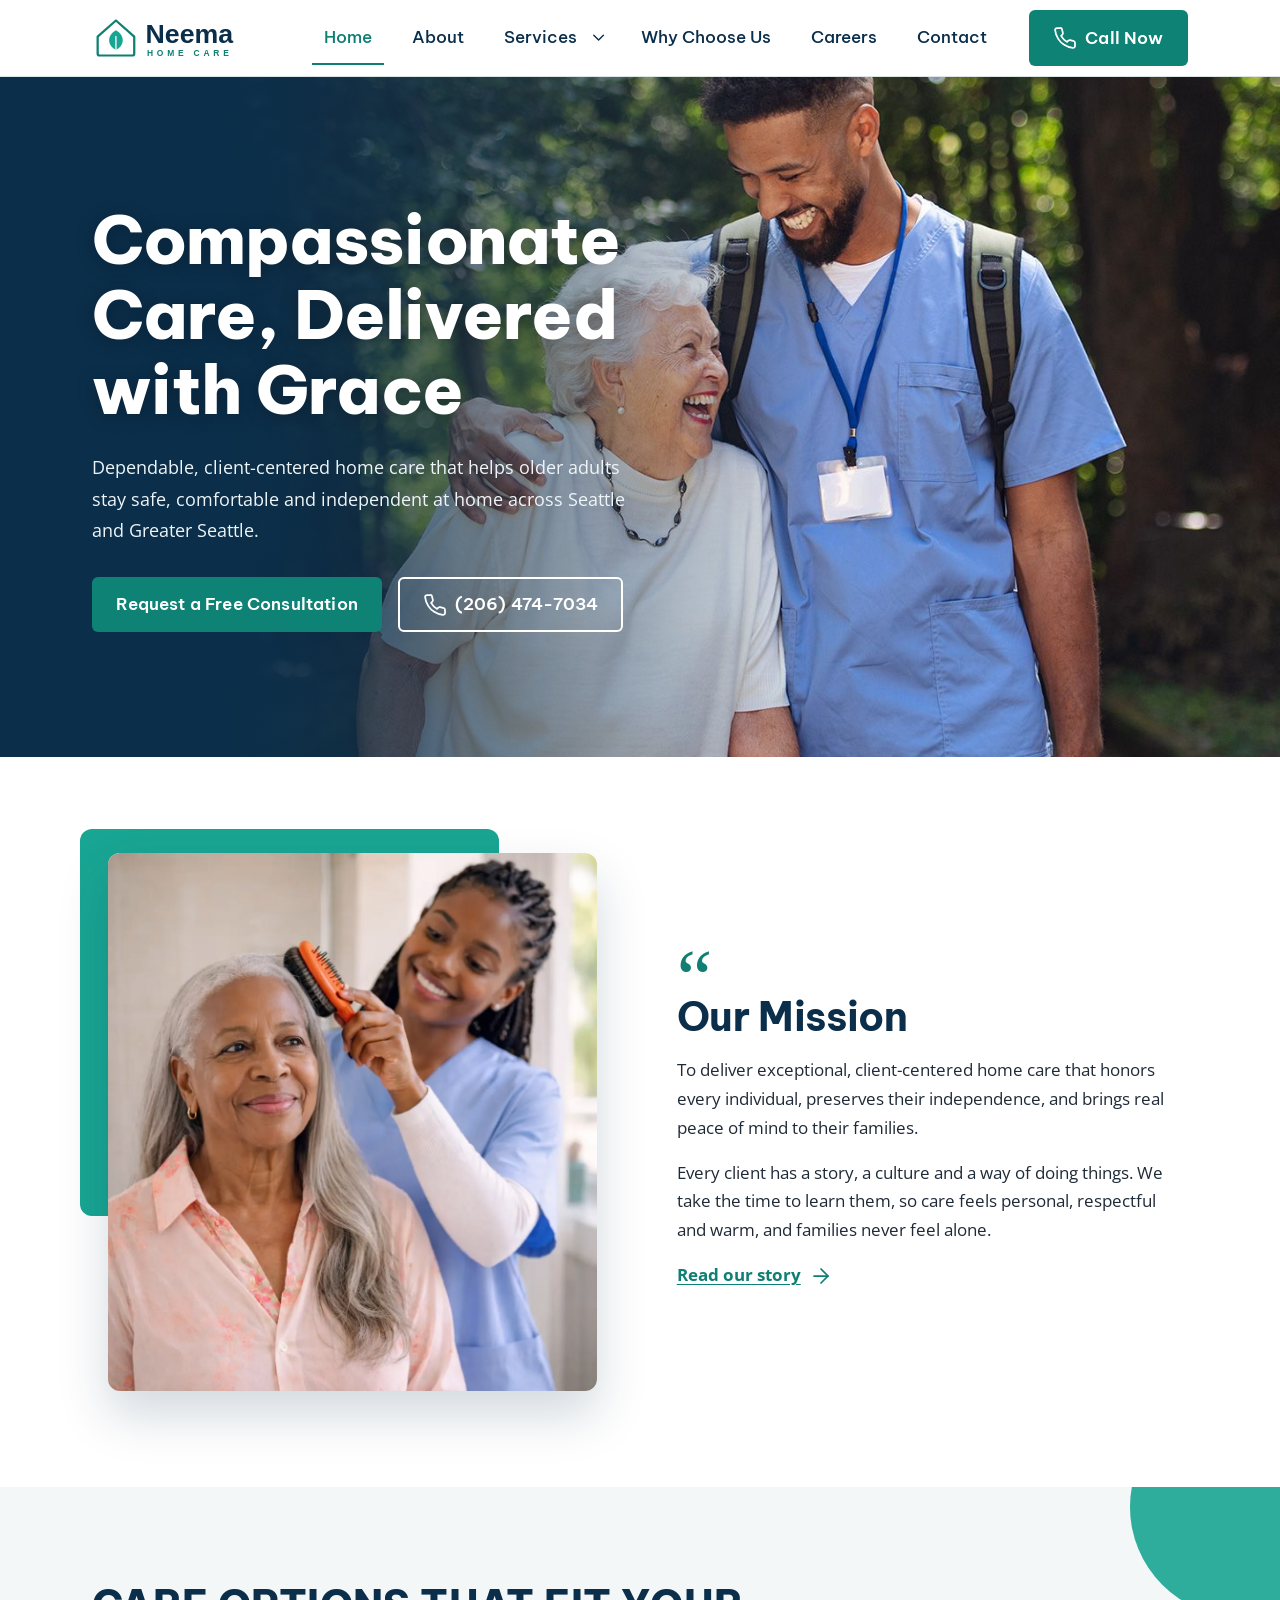
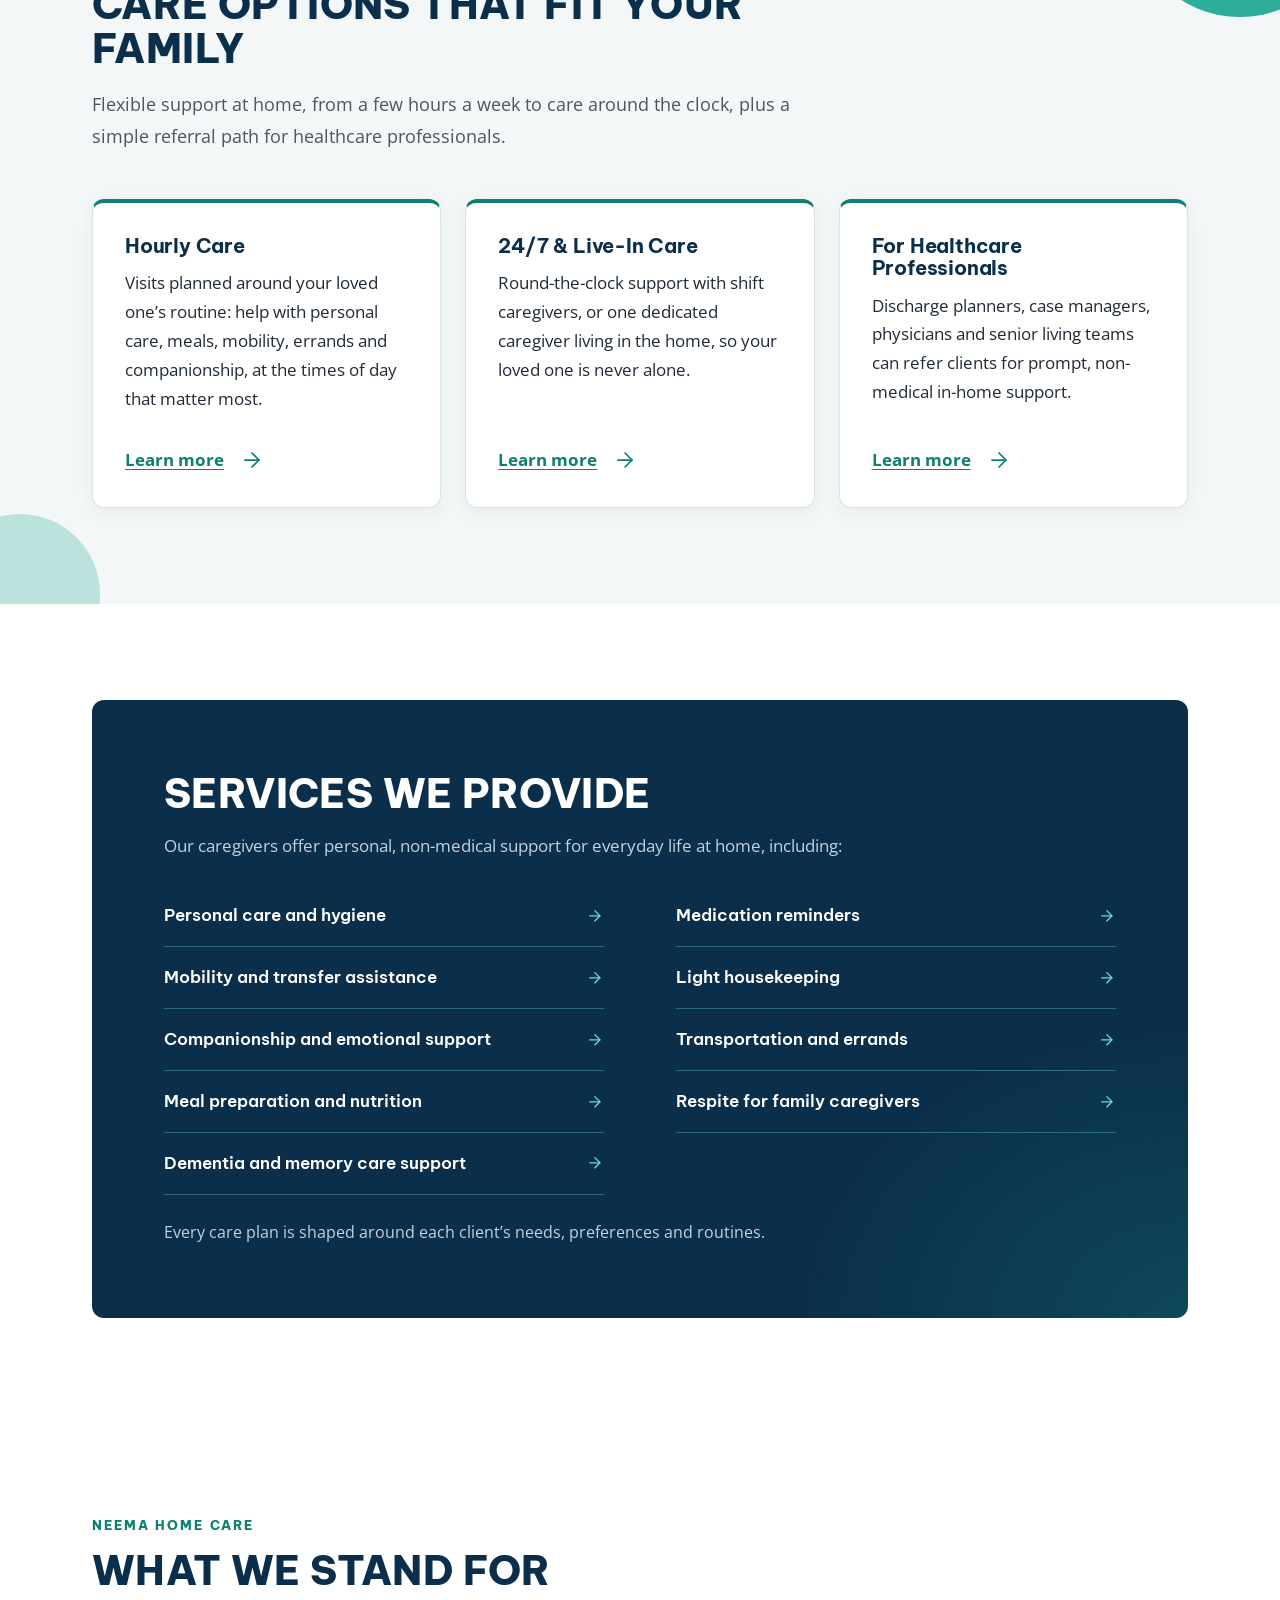
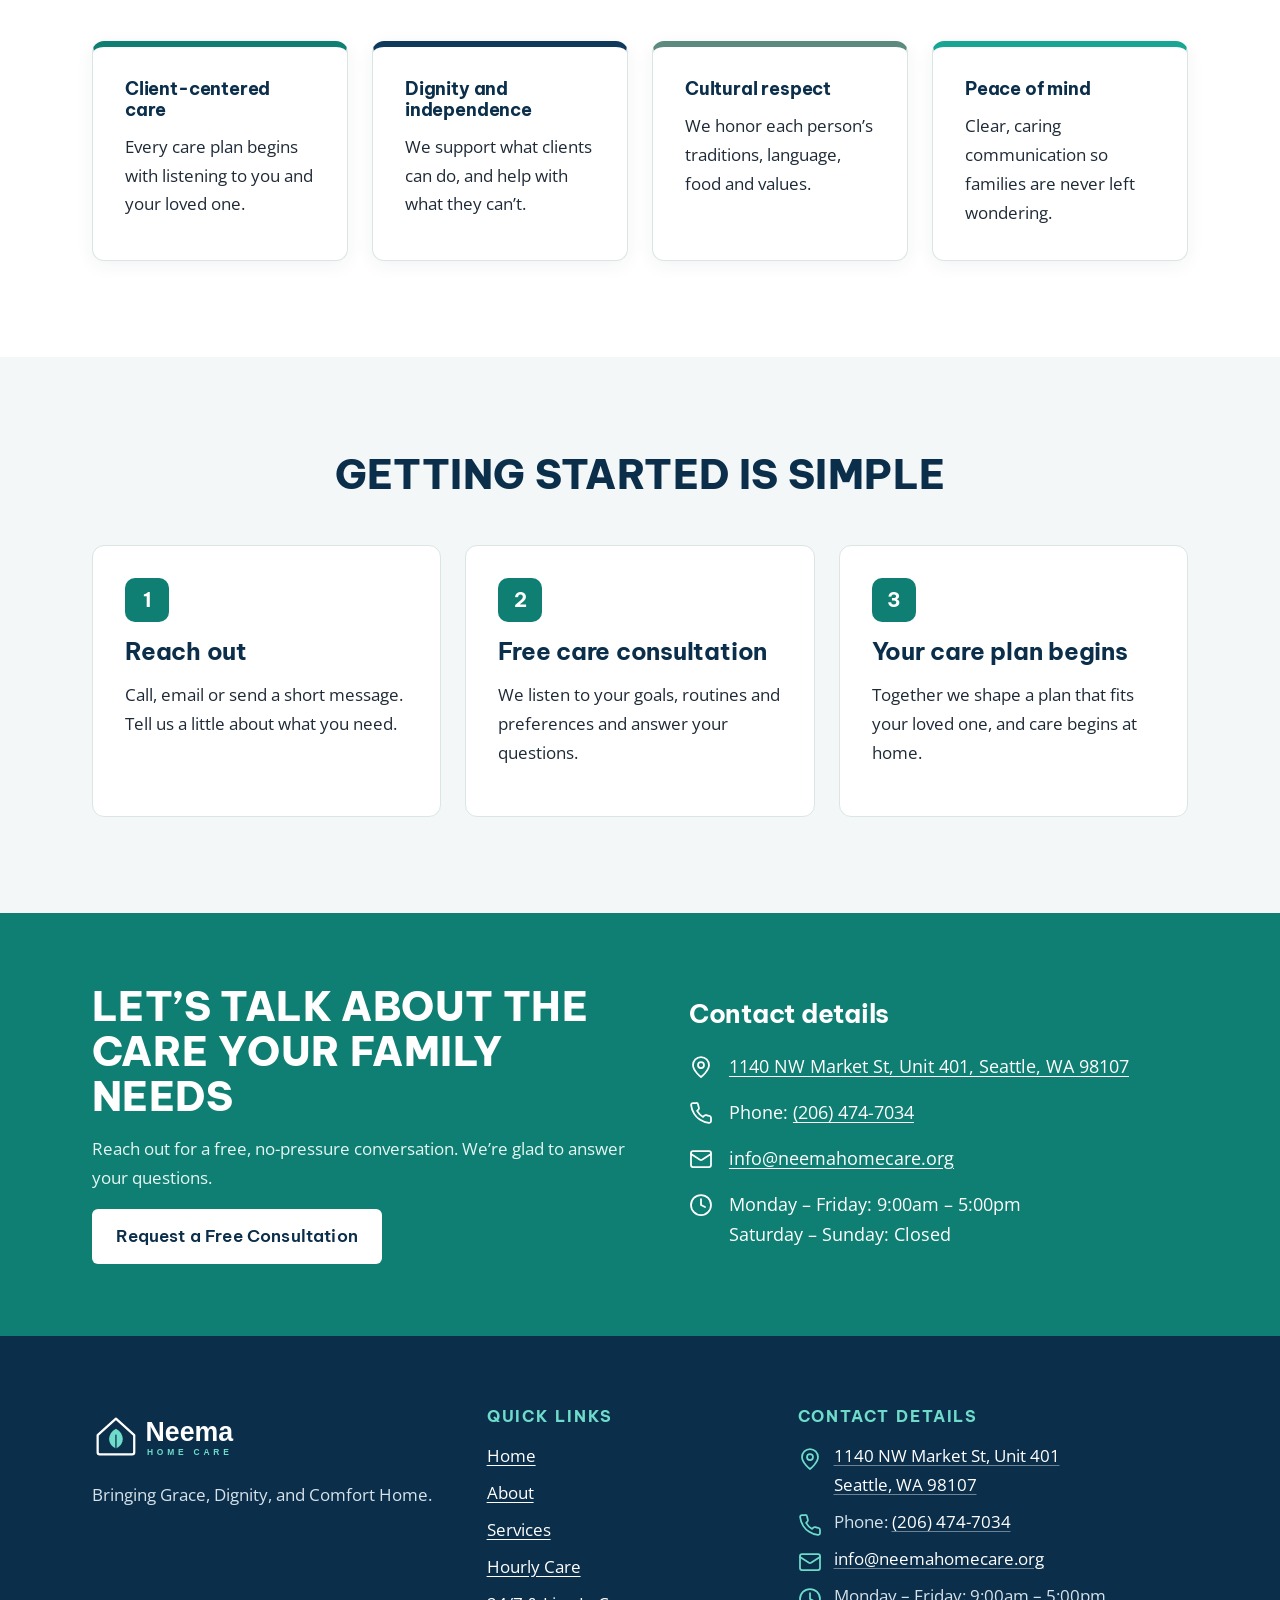
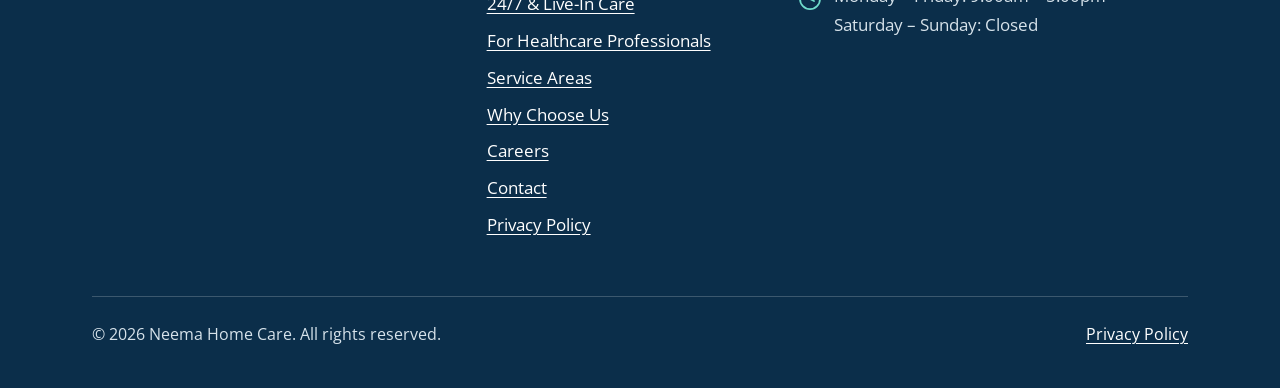
<file: index.html>
<!DOCTYPE html>
<html lang="en">
<head>
  <meta charset="utf-8">
  <meta name="viewport" content="width=device-width, initial-scale=1">
  <title>Neema Home Care | Compassionate In-Home Care in Seattle</title>
  <meta name="description" content="Neema Home Care delivers compassionate, client-centered in-home care across Seattle and Greater Seattle. Call (206) 474-7034 for a free consultation.">
  <link rel="canonical" href="https://www.neemahomecare.org/">
  <meta property="og:type" content="website">
  <meta property="og:locale" content="en_US">
  <meta property="og:site_name" content="Neema Home Care">
  <meta property="og:title" content="Neema Home Care | Compassionate In-Home Care in Seattle">
  <meta property="og:description" content="Neema Home Care delivers compassionate, client-centered in-home care across Seattle and Greater Seattle. Call (206) 474-7034 for a free consultation.">
  <meta property="og:url" content="https://www.neemahomecare.org/">
  <meta property="og:image" content="https://www.neemahomecare.org/assets/images/caregiver-walk-outdoors.jpg">
  <meta name="twitter:card" content="summary_large_image">
  <meta name="google-site-verification" content="gNJXcpXBydCSQWwLZw_tAJd6ZQECe2QLyWr1VEwfE8c">
  <meta name="theme-color" content="#0e7f72">
  <link rel="icon" type="image/svg+xml" href="assets/images/favicon.svg">
  <link rel="preconnect" href="https://fonts.googleapis.com">
  <link rel="preconnect" href="https://fonts.gstatic.com" crossorigin>
  <link href="https://fonts.googleapis.com/css2?family=Be+Vietnam+Pro:wght@500;600;700;800&family=Open+Sans:wght@400;600;700&display=swap" rel="stylesheet">
  <link rel="stylesheet" href="assets/css/variables.css">
  <link rel="stylesheet" href="assets/css/base.css">
  <link rel="stylesheet" href="assets/css/components.css">
  <link rel="stylesheet" href="assets/css/pages.css">
  <link rel="stylesheet" href="assets/css/responsive.css">
  <link rel="stylesheet" href="assets/css/theme.css">
  <script type="application/ld+json">
  {
    "@context": "https://schema.org",
    "@graph": [
      {
        "@type": "HomeAndCareService",
        "@id": "https://www.neemahomecare.org/#organization",
        "name": "Neema Home Care",
        "url": "https://www.neemahomecare.org/",
        "logo": "https://www.neemahomecare.org/assets/images/logo.svg",
        "image": "https://www.neemahomecare.org/assets/images/caregiver-walk-outdoors.jpg",
        "telephone": "+1-206-474-7034",
        "email": "info@neemahomecare.org",
        "address": {
          "@type": "PostalAddress",
          "streetAddress": "1140 NW Market St, Unit 401",
          "addressLocality": "Seattle",
          "addressRegion": "WA",
          "postalCode": "98107",
          "addressCountry": "US"
        },
        "areaServed": [
          {
            "@type": "City",
            "name": "Seattle"
          },
          {
            "@type": "City",
            "name": "Shoreline"
          },
          {
            "@type": "City",
            "name": "Edmonds"
          },
          {
            "@type": "City",
            "name": "Bellevue"
          },
          {
            "@type": "City",
            "name": "Kirkland"
          },
          {
            "@type": "City",
            "name": "Redmond"
          },
          {
            "@type": "City",
            "name": "Mercer Island"
          },
          {
            "@type": "City",
            "name": "Renton"
          },
          {
            "@type": "City",
            "name": "Kent"
          }
        ],
        "openingHoursSpecification": [
          {
            "@type": "OpeningHoursSpecification",
            "dayOfWeek": [
              "Monday",
              "Tuesday",
              "Wednesday",
              "Thursday",
              "Friday"
            ],
            "opens": "09:00",
            "closes": "17:00"
          }
        ],
        "description": "Compassionate, client-centered non-medical in-home care serving Seattle and Greater Seattle."
      },
      {
        "@type": "WebSite",
        "@id": "https://www.neemahomecare.org/#website",
        "url": "https://www.neemahomecare.org/",
        "name": "Neema Home Care",
        "publisher": {
          "@id": "https://www.neemahomecare.org/#organization"
        }
      }
    ]
  }
  </script>
</head>
<body>
<a class="skip-link" href="#main">Skip to main content</a>
<header class="site-header">
  <div class="container header-inner">
    <a class="brand" href="index.html" aria-label="Neema Home Care, home page">
      <img src="assets/images/logo.svg" alt="Neema Home Care" width="190" height="56">
    </a>
    <nav class="primary-nav" id="primary-nav" aria-label="Main">
      <ul>
        <li><a href="index.html" aria-current="page">Home</a></li>
        <li><a href="about.html">About</a></li>
        <li class="has-sub">
          <a href="services.html">Services</a>
          <button class="sub-toggle" type="button" aria-expanded="false" aria-controls="sub-services"><svg class="icon" viewBox="0 0 24 24" aria-hidden="true" focusable="false"><path d="m6 9 6 6 6-6"/></svg><span class="sr-only">Show service pages</span></button>
          <ul class="sub-menu" id="sub-services">
            <li><a href="services.html">All services</a></li>
            <li><a href="hourly-care.html">Hourly care</a></li>
            <li><a href="live-in-care.html">24/7 &amp; live-in care</a></li>
            <li><a href="healthcare-professionals.html">For healthcare professionals</a></li>
            <li><a href="service-areas.html">Service areas</a></li>
          </ul>
        </li>
        <li><a href="why-choose-us.html">Why Choose Us</a></li>
        <li><a href="careers.html">Careers</a></li>
        <li><a href="contact.html">Contact</a></li>
      </ul>
    </nav>
    <div class="header-actions">
      <a class="btn btn--accent header-call" href="tel:+12064747034"><svg class="icon" viewBox="0 0 24 24" aria-hidden="true" focusable="false"><path d="M22 16.92v3a2 2 0 0 1-2.18 2 19.79 19.79 0 0 1-8.63-3.07 19.5 19.5 0 0 1-6-6 19.79 19.79 0 0 1-3.07-8.67A2 2 0 0 1 4.11 2h3a2 2 0 0 1 2 1.72c.127.96.361 1.903.7 2.81a2 2 0 0 1-.45 2.11L8.09 9.91a16 16 0 0 0 6 6l1.27-1.27a2 2 0 0 1 2.11-.45c.907.339 1.85.573 2.81.7A2 2 0 0 1 22 16.92z"/></svg><span>Call Now</span></a>
      <button class="nav-toggle" type="button" aria-expanded="false" aria-controls="primary-nav">
        <svg class="icon icon-open" viewBox="0 0 24 24" aria-hidden="true" focusable="false"><line x1="4" x2="20" y1="12" y2="12"/><line x1="4" x2="20" y1="6" y2="6"/><line x1="4" x2="20" y1="18" y2="18"/></svg>
        <svg class="icon icon-close" viewBox="0 0 24 24" aria-hidden="true" focusable="false"><path d="M18 6 6 18"/><path d="m6 6 12 12"/></svg>
        <span class="nav-toggle-label">Menu</span>
      </button>
    </div>
  </div>
</header>
<main id="main">
<section class="hero-photo" aria-labelledby="hero-title">
  <img class="hero-photo__img" src="assets/images/caregiver-walk-outdoors.jpg" alt="" width="1191" height="1191">
  <div class="container hero-photo__inner">
    <h1 id="hero-title">Compassionate Care, Delivered with Grace</h1>
    <p class="lead">Dependable, client-centered home care that helps older adults stay safe, comfortable and independent at home across Seattle and Greater Seattle.</p>
    <div class="btn-row">
      <a class="btn btn--accent" href="contact.html#consultation">Request a Free Consultation</a>
      <a class="btn btn--outline-light" href="tel:+12064747034"><svg class="icon" viewBox="0 0 24 24" aria-hidden="true" focusable="false"><path d="M22 16.92v3a2 2 0 0 1-2.18 2 19.79 19.79 0 0 1-8.63-3.07 19.5 19.5 0 0 1-6-6 19.79 19.79 0 0 1-3.07-8.67A2 2 0 0 1 4.11 2h3a2 2 0 0 1 2 1.72c.127.96.361 1.903.7 2.81a2 2 0 0 1-.45 2.11L8.09 9.91a16 16 0 0 0 6 6l1.27-1.27a2 2 0 0 1 2.11-.45c.907.339 1.85.573 2.81.7A2 2 0 0 1 22 16.92z"/></svg> (206) 474-7034</a>
    </div>
  </div>
</section>

<section class="section" aria-labelledby="mission-title">
  <div class="container split">
    <div class="offset-frame" data-reveal>
      <div class="offset-frame__media">
        <img src="assets/images/caregiver-hair-brushing.jpg" alt="A smiling caregiver brushes an older woman&rsquo;s long silver hair" width="1024" height="1536" loading="lazy" style="object-position:50% 28%">
      </div>
    </div>
    <div data-reveal>
      <span class="quote-mark" aria-hidden="true">&ldquo;</span>
      <h2 id="mission-title">Our Mission</h2>
      <p>To deliver exceptional, client-centered home care that honors every individual, preserves their independence, and brings real peace of mind to their families.</p>
      <p>Every client has a story, a culture and a way of doing things. We take the time to learn them, so care feels personal, respectful and warm, and families never feel alone.</p>
      <a class="text-link" href="about.html">Read our story <svg class="icon" viewBox="0 0 24 24" aria-hidden="true" focusable="false"><path d="M5 12h14"/><path d="m12 5 7 7-7 7"/></svg></a>
    </div>
  </div>
</section>

<section class="section section--alt deco-circles" aria-labelledby="options-title">
  <div class="container">
    <div class="section-head">
      <h2 id="options-title">Care options that fit your family</h2>
      <p class="lead">Flexible support at home, from a few hours a week to care around the clock, plus a simple referral path for healthcare professionals.</p>
    </div>
    <div class="card-grid card-grid--3">
      <article class="card option-card" data-reveal>
        <h3>Hourly Care</h3>
        <p>Visits planned around your loved one&rsquo;s routine: help with personal care, meals, mobility, errands and companionship, at the times of day that matter most.</p>
        <a class="text-link" href="hourly-care.html">Learn more<span class="sr-only"> about hourly care</span> <svg class="icon" viewBox="0 0 24 24" aria-hidden="true" focusable="false"><path d="M5 12h14"/><path d="m12 5 7 7-7 7"/></svg></a>
      </article>
      <article class="card option-card" data-reveal>
        <h3>24/7 &amp; Live-In Care</h3>
        <p>Round-the-clock support with shift caregivers, or one dedicated caregiver living in the home, so your loved one is never alone.</p>
        <a class="text-link" href="live-in-care.html">Learn more<span class="sr-only"> about 24/7 and live-in care</span> <svg class="icon" viewBox="0 0 24 24" aria-hidden="true" focusable="false"><path d="M5 12h14"/><path d="m12 5 7 7-7 7"/></svg></a>
      </article>
      <article class="card option-card" data-reveal>
        <h3>For Healthcare Professionals</h3>
        <p>Discharge planners, case managers, physicians and senior living teams can refer clients for prompt, non-medical in-home support.</p>
        <a class="text-link" href="healthcare-professionals.html">Learn more<span class="sr-only"> about referrals</span> <svg class="icon" viewBox="0 0 24 24" aria-hidden="true" focusable="false"><path d="M5 12h14"/><path d="m12 5 7 7-7 7"/></svg></a>
      </article>
    </div>
  </div>
</section>

<section class="section" aria-labelledby="services-title">
  <div class="container">
    <div class="services-band" data-reveal>
      <h2 id="services-title">Services we provide</h2>
      <p class="services-band__intro">Our caregivers offer personal, non-medical support for everyday life at home, including:</p>
      <ul class="services-band__list">
        <li><a href="services.html#personal-care">Personal care and hygiene <svg class="icon" viewBox="0 0 24 24" aria-hidden="true" focusable="false"><path d="M5 12h14"/><path d="m12 5 7 7-7 7"/></svg></a></li>
        <li><a href="services.html#mobility">Mobility and transfer assistance <svg class="icon" viewBox="0 0 24 24" aria-hidden="true" focusable="false"><path d="M5 12h14"/><path d="m12 5 7 7-7 7"/></svg></a></li>
        <li><a href="services.html#companionship">Companionship and emotional support <svg class="icon" viewBox="0 0 24 24" aria-hidden="true" focusable="false"><path d="M5 12h14"/><path d="m12 5 7 7-7 7"/></svg></a></li>
        <li><a href="services.html#meal-preparation">Meal preparation and nutrition <svg class="icon" viewBox="0 0 24 24" aria-hidden="true" focusable="false"><path d="M5 12h14"/><path d="m12 5 7 7-7 7"/></svg></a></li>
        <li><a href="services.html#memory-care">Dementia and memory care support <svg class="icon" viewBox="0 0 24 24" aria-hidden="true" focusable="false"><path d="M5 12h14"/><path d="m12 5 7 7-7 7"/></svg></a></li>
        <li><a href="services.html#medication-reminders">Medication reminders <svg class="icon" viewBox="0 0 24 24" aria-hidden="true" focusable="false"><path d="M5 12h14"/><path d="m12 5 7 7-7 7"/></svg></a></li>
        <li><a href="services.html#light-housekeeping">Light housekeeping <svg class="icon" viewBox="0 0 24 24" aria-hidden="true" focusable="false"><path d="M5 12h14"/><path d="m12 5 7 7-7 7"/></svg></a></li>
        <li><a href="services.html#transportation">Transportation and errands <svg class="icon" viewBox="0 0 24 24" aria-hidden="true" focusable="false"><path d="M5 12h14"/><path d="m12 5 7 7-7 7"/></svg></a></li>
        <li><a href="services.html#respite-care">Respite for family caregivers <svg class="icon" viewBox="0 0 24 24" aria-hidden="true" focusable="false"><path d="M5 12h14"/><path d="m12 5 7 7-7 7"/></svg></a></li>
      </ul>
      <p class="services-band__note">Every care plan is shaped around each client&rsquo;s needs, preferences and routines.</p>
    </div>
  </div>
</section>

<section class="section" aria-labelledby="values-title">
  <div class="container">
    <div class="section-head">
      <span class="eyebrow">Neema Home Care</span>
      <h2 id="values-title">What we stand for</h2>
    </div>
    <div class="card-grid card-grid--4">
      <article class="card value-card value-card--1" data-reveal><h3>Client-centered care</h3><p>Every care plan begins with listening to you and your loved one.</p></article>
      <article class="card value-card value-card--2" data-reveal><h3>Dignity and independence</h3><p>We support what clients can do, and help with what they can&rsquo;t.</p></article>
      <article class="card value-card value-card--3" data-reveal><h3>Cultural respect</h3><p>We honor each person&rsquo;s traditions, language, food and values.</p></article>
      <article class="card value-card value-card--4" data-reveal><h3>Peace of mind</h3><p>Clear, caring communication so families are never left wondering.</p></article>
    </div>
  </div>
</section>

<section class="section section--alt" aria-labelledby="how-title">
  <div class="container">
    <div class="section-head section-head--center">
      <h2 id="how-title">Getting started is simple</h2>
    </div>
    <ol class="steps">
      <li class="step" data-reveal><h3>Reach out</h3><p>Call, email or send a short message. Tell us a little about what you need.</p></li>
      <li class="step" data-reveal><h3>Free care consultation</h3><p>We listen to your goals, routines and preferences and answer your questions.</p></li>
      <li class="step" data-reveal><h3>Your care plan begins</h3><p>Together we shape a plan that fits your loved one, and care begins at home.</p></li>
    </ol>
  </div>
</section>

<section class="contact-band" aria-labelledby="cta-title">
  <div class="container contact-band__grid">
    <div>
      <h2 id="cta-title">Let&rsquo;s talk about the care your family needs</h2>
      <p>Reach out for a free, no-pressure conversation. We&rsquo;re glad to answer your questions.</p>
      <div class="btn-row">
        <a class="btn btn--light" href="contact.html#consultation">Request a Free Consultation</a>
      </div>
    </div>
    <div>
      <h3>Contact details</h3>
      <ul class="contact-band__list">
        <li><svg class="icon" viewBox="0 0 24 24" aria-hidden="true" focusable="false"><path d="M20 10c0 6-8 12-8 12s-8-6-8-12a8 8 0 0 1 16 0Z"/><circle cx="12" cy="10" r="3"/></svg><a href="https://www.google.com/maps/search/?api=1&amp;query=1140%20NW%20Market%20St%20Unit%20401%2C%20Seattle%2C%20WA%2098107" target="_blank" rel="noopener">1140 NW Market St, Unit 401, Seattle, WA 98107<span class="sr-only"> (opens Google Maps in a new tab)</span></a></li>
        <li><svg class="icon" viewBox="0 0 24 24" aria-hidden="true" focusable="false"><path d="M22 16.92v3a2 2 0 0 1-2.18 2 19.79 19.79 0 0 1-8.63-3.07 19.5 19.5 0 0 1-6-6 19.79 19.79 0 0 1-3.07-8.67A2 2 0 0 1 4.11 2h3a2 2 0 0 1 2 1.72c.127.96.361 1.903.7 2.81a2 2 0 0 1-.45 2.11L8.09 9.91a16 16 0 0 0 6 6l1.27-1.27a2 2 0 0 1 2.11-.45c.907.339 1.85.573 2.81.7A2 2 0 0 1 22 16.92z"/></svg><span>Phone: <a href="tel:+12064747034">(206) 474-7034</a></span></li>
        <li><svg class="icon" viewBox="0 0 24 24" aria-hidden="true" focusable="false"><rect width="20" height="16" x="2" y="4" rx="2"/><path d="m22 7-8.97 5.7a1.94 1.94 0 0 1-2.06 0L2 7"/></svg><a href="mailto:info@neemahomecare.org">info@neemahomecare.org</a></li>
        <li><svg class="icon" viewBox="0 0 24 24" aria-hidden="true" focusable="false"><circle cx="12" cy="12" r="10"/><polyline points="12 6 12 12 16 14"/></svg><span>Monday &ndash; Friday: 9:00am &ndash; 5:00pm<br>Saturday &ndash; Sunday: Closed</span></li>
      </ul>
    </div>
  </div>
</section>
</main>
<footer class="site-footer">
  <div class="container">
    <div class="footer-grid">
      <div>
        <a class="footer-logo" href="index.html" aria-label="Neema Home Care, home page"><img src="assets/images/logo-light.svg" alt="Neema Home Care" width="190" height="56" loading="lazy"></a>
        <p>Bringing Grace, Dignity, and Comfort Home.</p>
      </div>
      <div>
        <h2>Quick links</h2>
        <ul class="footer-list">
          <li><a href="index.html">Home</a></li>
          <li><a href="about.html">About</a></li>
          <li><a href="services.html">Services</a></li>
          <li><a href="hourly-care.html">Hourly Care</a></li>
          <li><a href="live-in-care.html">24/7 &amp; Live-In Care</a></li>
          <li><a href="healthcare-professionals.html">For Healthcare Professionals</a></li>
          <li><a href="service-areas.html">Service Areas</a></li>
          <li><a href="why-choose-us.html">Why Choose Us</a></li>
          <li><a href="careers.html">Careers</a></li>
          <li><a href="contact.html">Contact</a></li>
          <li><a href="privacy-policy.html">Privacy Policy</a></li>
        </ul>
      </div>
      <div>
        <h2>Contact details</h2>
        <ul class="footer-list footer-contact">
          <li><svg class="icon" viewBox="0 0 24 24" aria-hidden="true" focusable="false"><path d="M20 10c0 6-8 12-8 12s-8-6-8-12a8 8 0 0 1 16 0Z"/><circle cx="12" cy="10" r="3"/></svg><a href="https://www.google.com/maps/search/?api=1&amp;query=1140%20NW%20Market%20St%20Unit%20401%2C%20Seattle%2C%20WA%2098107" target="_blank" rel="noopener">1140 NW Market St, Unit 401<br>Seattle, WA 98107<span class="sr-only"> (opens Google Maps in a new tab)</span></a></li>
          <li><svg class="icon" viewBox="0 0 24 24" aria-hidden="true" focusable="false"><path d="M22 16.92v3a2 2 0 0 1-2.18 2 19.79 19.79 0 0 1-8.63-3.07 19.5 19.5 0 0 1-6-6 19.79 19.79 0 0 1-3.07-8.67A2 2 0 0 1 4.11 2h3a2 2 0 0 1 2 1.72c.127.96.361 1.903.7 2.81a2 2 0 0 1-.45 2.11L8.09 9.91a16 16 0 0 0 6 6l1.27-1.27a2 2 0 0 1 2.11-.45c.907.339 1.85.573 2.81.7A2 2 0 0 1 22 16.92z"/></svg><span>Phone: <a href="tel:+12064747034">(206) 474-7034</a></span></li>
          <li><svg class="icon" viewBox="0 0 24 24" aria-hidden="true" focusable="false"><rect width="20" height="16" x="2" y="4" rx="2"/><path d="m22 7-8.97 5.7a1.94 1.94 0 0 1-2.06 0L2 7"/></svg><a href="mailto:info@neemahomecare.org">info@neemahomecare.org</a></li>
          <li><svg class="icon" viewBox="0 0 24 24" aria-hidden="true" focusable="false"><circle cx="12" cy="12" r="10"/><polyline points="12 6 12 12 16 14"/></svg><span>Monday &ndash; Friday: 9:00am &ndash; 5:00pm<br>Saturday &ndash; Sunday: Closed</span></li>
        </ul>
      </div>
    </div>
    <div class="footer-bottom">
      <p>&copy; <span data-year>2026</span> Neema Home Care. All rights reserved.</p>
      <p><a href="privacy-policy.html">Privacy Policy</a></p>
    </div>
  </div>
</footer>
<nav class="mobile-cta" aria-label="Quick actions">
  <a class="mobile-cta__btn" href="tel:+12064747034"><svg class="icon" viewBox="0 0 24 24" aria-hidden="true" focusable="false"><path d="M22 16.92v3a2 2 0 0 1-2.18 2 19.79 19.79 0 0 1-8.63-3.07 19.5 19.5 0 0 1-6-6 19.79 19.79 0 0 1-3.07-8.67A2 2 0 0 1 4.11 2h3a2 2 0 0 1 2 1.72c.127.96.361 1.903.7 2.81a2 2 0 0 1-.45 2.11L8.09 9.91a16 16 0 0 0 6 6l1.27-1.27a2 2 0 0 1 2.11-.45c.907.339 1.85.573 2.81.7A2 2 0 0 1 22 16.92z"/></svg><span>Call Now</span></a>
  <a class="mobile-cta__btn mobile-cta__btn--accent" href="contact.html#consultation"><svg class="icon" viewBox="0 0 24 24" aria-hidden="true" focusable="false"><path d="M5 12h14"/><path d="m12 5 7 7-7 7"/></svg><span>Get Started</span></a>
</nav>
<script src="assets/js/main.js" defer></script>
<script src="assets/js/animations.js" defer></script>
</body>
</html>
</file>
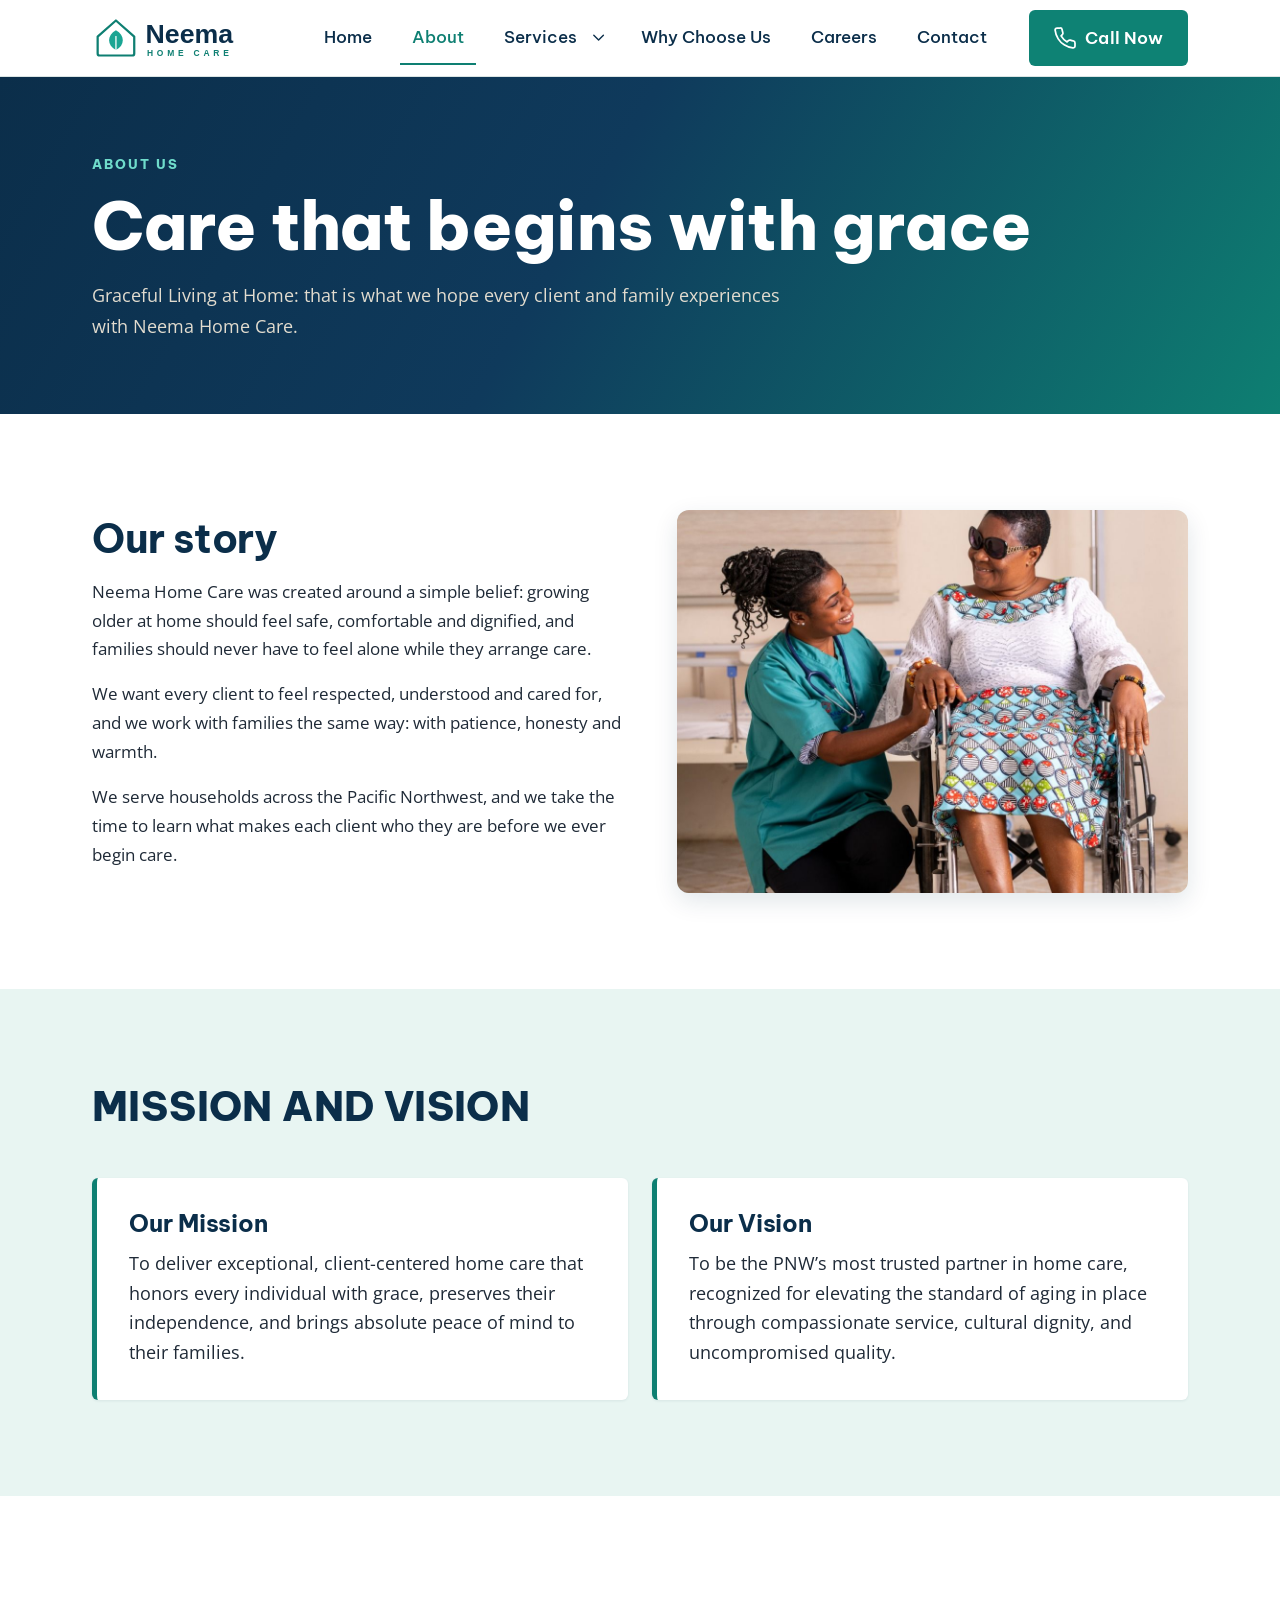
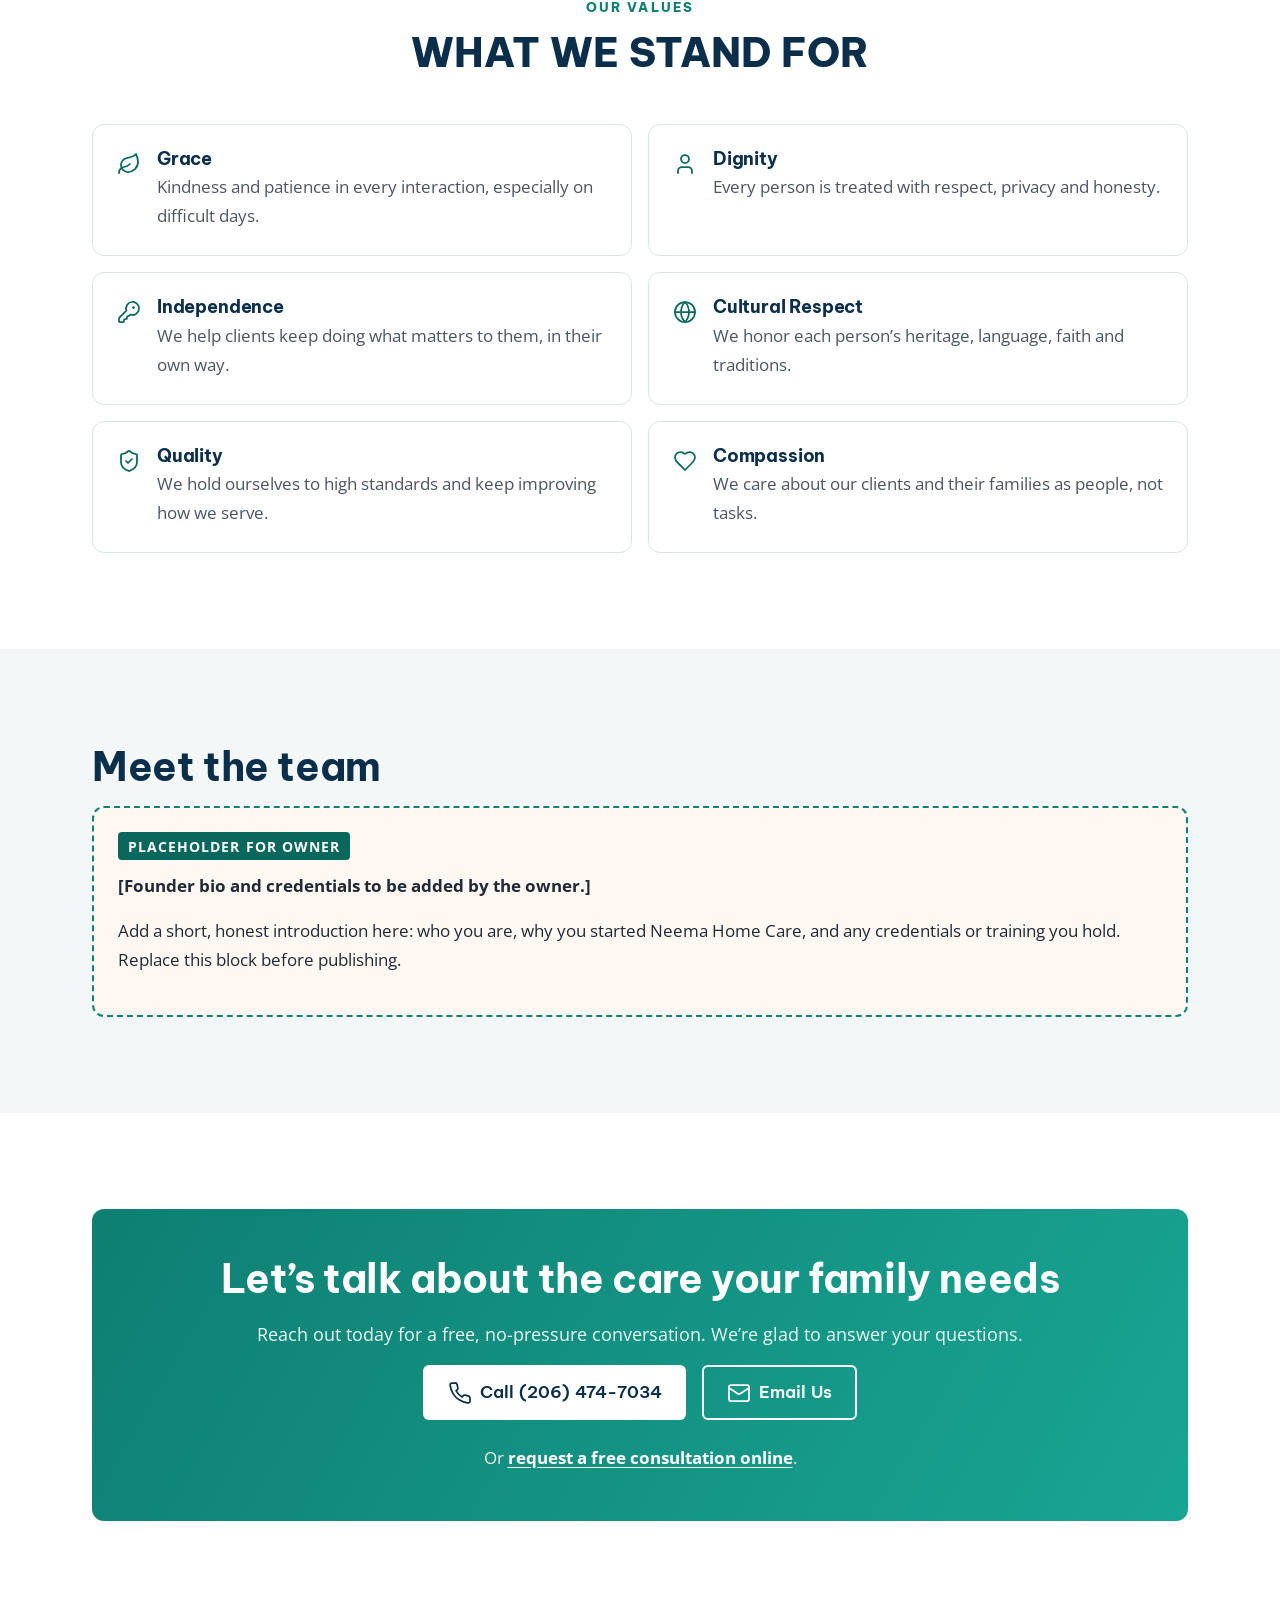
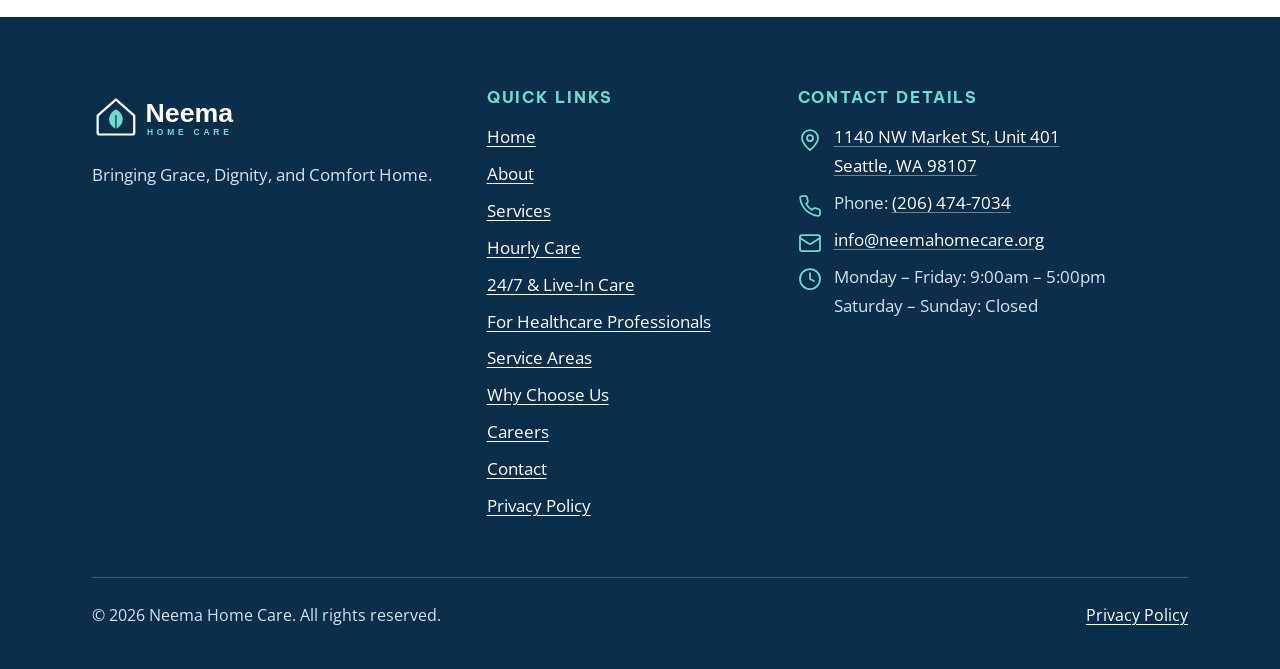
<file: about.html>
<!DOCTYPE html>
<html lang="en">
<head>
  <meta charset="utf-8">
  <meta name="viewport" content="width=device-width, initial-scale=1">
  <title>About Neema Home Care | Our Story, Mission and Values</title>
  <meta name="description" content="Learn the story behind Neema Home Care and the mission, vision and values that guide our care in Seattle and Greater Seattle.">
  <link rel="canonical" href="https://www.neemahomecare.org/about.html">
  <meta property="og:type" content="website">
  <meta property="og:locale" content="en_US">
  <meta property="og:site_name" content="Neema Home Care">
  <meta property="og:title" content="About Neema Home Care | Our Story, Mission and Values">
  <meta property="og:description" content="Learn the story behind Neema Home Care and the mission, vision and values that guide our care in Seattle and Greater Seattle.">
  <meta property="og:url" content="https://www.neemahomecare.org/about.html">
  <meta property="og:image" content="https://www.neemahomecare.org/assets/images/caregiver-walk-outdoors.jpg">
  <meta name="twitter:card" content="summary_large_image">
  <meta name="theme-color" content="#0e7f72">
  <link rel="icon" type="image/svg+xml" href="assets/images/favicon.svg">
  <link rel="preconnect" href="https://fonts.googleapis.com">
  <link rel="preconnect" href="https://fonts.gstatic.com" crossorigin>
  <link href="https://fonts.googleapis.com/css2?family=Be+Vietnam+Pro:wght@500;600;700;800&family=Open+Sans:wght@400;600;700&display=swap" rel="stylesheet">
  <link rel="stylesheet" href="assets/css/variables.css">
  <link rel="stylesheet" href="assets/css/base.css">
  <link rel="stylesheet" href="assets/css/components.css">
  <link rel="stylesheet" href="assets/css/pages.css">
  <link rel="stylesheet" href="assets/css/responsive.css">
  <link rel="stylesheet" href="assets/css/theme.css">
  <script type="application/ld+json">
  {
    "@context": "https://schema.org",
    "@graph": [
      {
        "@type": "BreadcrumbList",
        "itemListElement": [
          {
            "@type": "ListItem",
            "position": 1,
            "name": "Home",
            "item": "https://www.neemahomecare.org/"
          },
          {
            "@type": "ListItem",
            "position": 2,
            "name": "About",
            "item": "https://www.neemahomecare.org/about.html"
          }
        ]
      }
    ]
  }
  </script>
</head>
<body>
<a class="skip-link" href="#main">Skip to main content</a>
<header class="site-header">
  <div class="container header-inner">
    <a class="brand" href="index.html" aria-label="Neema Home Care, home page">
      <img src="assets/images/logo.svg" alt="Neema Home Care" width="190" height="56">
    </a>
    <nav class="primary-nav" id="primary-nav" aria-label="Main">
      <ul>
        <li><a href="index.html">Home</a></li>
        <li><a href="about.html" aria-current="page">About</a></li>
        <li class="has-sub">
          <a href="services.html">Services</a>
          <button class="sub-toggle" type="button" aria-expanded="false" aria-controls="sub-services"><svg class="icon" viewBox="0 0 24 24" aria-hidden="true" focusable="false"><path d="m6 9 6 6 6-6"/></svg><span class="sr-only">Show service pages</span></button>
          <ul class="sub-menu" id="sub-services">
            <li><a href="services.html">All services</a></li>
            <li><a href="hourly-care.html">Hourly care</a></li>
            <li><a href="live-in-care.html">24/7 &amp; live-in care</a></li>
            <li><a href="healthcare-professionals.html">For healthcare professionals</a></li>
            <li><a href="service-areas.html">Service areas</a></li>
          </ul>
        </li>
        <li><a href="why-choose-us.html">Why Choose Us</a></li>
        <li><a href="careers.html">Careers</a></li>
        <li><a href="contact.html">Contact</a></li>
      </ul>
    </nav>
    <div class="header-actions">
      <a class="btn btn--accent header-call" href="tel:+12064747034"><svg class="icon" viewBox="0 0 24 24" aria-hidden="true" focusable="false"><path d="M22 16.92v3a2 2 0 0 1-2.18 2 19.79 19.79 0 0 1-8.63-3.07 19.5 19.5 0 0 1-6-6 19.79 19.79 0 0 1-3.07-8.67A2 2 0 0 1 4.11 2h3a2 2 0 0 1 2 1.72c.127.96.361 1.903.7 2.81a2 2 0 0 1-.45 2.11L8.09 9.91a16 16 0 0 0 6 6l1.27-1.27a2 2 0 0 1 2.11-.45c.907.339 1.85.573 2.81.7A2 2 0 0 1 22 16.92z"/></svg><span>Call Now</span></a>
      <button class="nav-toggle" type="button" aria-expanded="false" aria-controls="primary-nav">
        <svg class="icon icon-open" viewBox="0 0 24 24" aria-hidden="true" focusable="false"><line x1="4" x2="20" y1="12" y2="12"/><line x1="4" x2="20" y1="6" y2="6"/><line x1="4" x2="20" y1="18" y2="18"/></svg>
        <svg class="icon icon-close" viewBox="0 0 24 24" aria-hidden="true" focusable="false"><path d="M18 6 6 18"/><path d="m6 6 12 12"/></svg>
        <span class="nav-toggle-label">Menu</span>
      </button>
    </div>
  </div>
</header>
<main id="main">
<section class="page-hero" aria-labelledby="page-title">
  <div class="container">
    <span class="eyebrow">About us</span>
    <h1 id="page-title">Care that begins with grace</h1>
    <p class="lead">Graceful Living at Home: that is what we hope every client and family experiences with Neema Home Care.</p>
  </div>
</section>

<section class="section" aria-labelledby="story-title">
  <div class="container split">
    <div data-reveal>
      <h2 id="story-title">Our story</h2>
      <p>Neema Home Care was created around a simple belief: growing older at home should feel safe, comfortable and dignified, and families should never have to feel alone while they arrange care.</p>
      <p>We want every client to feel respected, understood and cared for, and we work with families the same way: with patience, honesty and warmth.</p>
      <p>We serve households across the Pacific Northwest, and we take the time to learn what makes each client who they are before we ever begin care.</p>
    </div>
    <div class="media-frame split-media" data-reveal>
      <img src="assets/images/caregiver-wheelchair-companion.jpg" alt="A caregiver kneels beside an older woman in a wheelchair and they share a laugh" width="1066" height="1600" loading="lazy" style="object-position:50% 45%">
    </div>
  </div>
</section>

<section class="section section--sage" aria-labelledby="mv-title">
  <div class="container">
    <div class="section-head"><h2 id="mv-title">Mission and vision</h2></div>
    <div class="card-grid card-grid--2">
      <div class="statement" data-reveal><h3>Our Mission</h3><p>To deliver exceptional, client-centered home care that honors every individual with grace, preserves their independence, and brings absolute peace of mind to their families.</p></div>
      <div class="statement" data-reveal><h3>Our Vision</h3><p>To be the PNW&rsquo;s most trusted partner in home care, recognized for elevating the standard of aging in place through compassionate service, cultural dignity, and uncompromised quality.</p></div>
    </div>
  </div>
</section>

<section class="section" aria-labelledby="values-title">
  <div class="container">
    <div class="section-head section-head--center">
      <span class="eyebrow">Our values</span>
      <h2 id="values-title">What we stand for</h2>
    </div>
    <div class="values-grid">
      <div class="value-item" data-reveal><svg class="icon" viewBox="0 0 24 24" aria-hidden="true" focusable="false"><path d="M11 20A7 7 0 0 1 9.8 6.1C15.5 5 17 4.48 19 2c1 2 2 4.18 2 8 0 5.5-4.78 10-10 10Z"/><path d="M2 21c0-3 1.85-5.36 5.08-6C9.5 14.52 12 13 13 12"/></svg><div><h3>Grace</h3><p>Kindness and patience in every interaction, especially on difficult days.</p></div></div>
      <div class="value-item" data-reveal><svg class="icon" viewBox="0 0 24 24" aria-hidden="true" focusable="false"><path d="M19 21v-2a4 4 0 0 0-4-4H9a4 4 0 0 0-4 4v2"/><circle cx="12" cy="7" r="4"/></svg><div><h3>Dignity</h3><p>Every person is treated with respect, privacy and honesty.</p></div></div>
      <div class="value-item" data-reveal><svg class="icon" viewBox="0 0 24 24" aria-hidden="true" focusable="false"><path d="M2.586 17.414A2 2 0 0 0 2 18.828V21a1 1 0 0 0 1 1h3a1 1 0 0 0 1-1v-1a1 1 0 0 1 1-1h1a1 1 0 0 0 1-1v-1a1 1 0 0 1 1-1h.172a2 2 0 0 0 1.414-.586l.814-.814a6.5 6.5 0 1 0-4-4z"/><circle cx="16.5" cy="7.5" r=".5" fill="currentColor"/></svg><div><h3>Independence</h3><p>We help clients keep doing what matters to them, in their own way.</p></div></div>
      <div class="value-item" data-reveal><svg class="icon" viewBox="0 0 24 24" aria-hidden="true" focusable="false"><circle cx="12" cy="12" r="10"/><path d="M12 2a14.5 14.5 0 0 0 0 20 14.5 14.5 0 0 0 0-20"/><path d="M2 12h20"/></svg><div><h3>Cultural Respect</h3><p>We honor each person&rsquo;s heritage, language, faith and traditions.</p></div></div>
      <div class="value-item" data-reveal><svg class="icon" viewBox="0 0 24 24" aria-hidden="true" focusable="false"><path d="M20 13c0 5-3.5 7.5-7.66 8.95a1 1 0 0 1-.67-.01C7.5 20.5 4 18 4 13V6a1 1 0 0 1 1-1c2 0 4.5-1.2 6.24-2.72a1.17 1.17 0 0 1 1.52 0C14.51 3.81 17 5 19 5a1 1 0 0 1 1 1z"/><path d="m9 12 2 2 4-4"/></svg><div><h3>Quality</h3><p>We hold ourselves to high standards and keep improving how we serve.</p></div></div>
      <div class="value-item" data-reveal><svg class="icon" viewBox="0 0 24 24" aria-hidden="true" focusable="false"><path d="M19 14c1.49-1.46 3-3.21 3-5.5A5.5 5.5 0 0 0 16.5 3c-1.76 0-3 .5-4.5 2-1.5-1.5-2.74-2-4.5-2A5.5 5.5 0 0 0 2 8.5c0 2.3 1.5 4.05 3 5.5l7 7Z"/></svg><div><h3>Compassion</h3><p>We care about our clients and their families as people, not tasks.</p></div></div>
    </div>
  </div>
</section>

<section class="section section--alt" aria-labelledby="founder-title">
  <div class="container">
    <h2 id="founder-title">Meet the team</h2>
    <div class="placeholder-block">
      <strong class="tag">Placeholder for owner</strong>
      <p><strong>[Founder bio and credentials to be added by the owner.]</strong></p>
      <p>Add a short, honest introduction here: who you are, why you started Neema Home Care, and any credentials or training you hold. Replace this block before publishing.</p>
    </div>
  </div>
</section>

<section class="section" aria-labelledby="cta-title">
  <div class="container">
    <div class="cta-banner" data-reveal>
      <h2 id="cta-title">Let&rsquo;s talk about the care your family needs</h2>
      <p class="lead">Reach out today for a free, no-pressure conversation. We&rsquo;re glad to answer your questions.</p>
      <div class="btn-row">
        <a class="btn btn--light" href="tel:+12064747034"><svg class="icon" viewBox="0 0 24 24" aria-hidden="true" focusable="false"><path d="M22 16.92v3a2 2 0 0 1-2.18 2 19.79 19.79 0 0 1-8.63-3.07 19.5 19.5 0 0 1-6-6 19.79 19.79 0 0 1-3.07-8.67A2 2 0 0 1 4.11 2h3a2 2 0 0 1 2 1.72c.127.96.361 1.903.7 2.81a2 2 0 0 1-.45 2.11L8.09 9.91a16 16 0 0 0 6 6l1.27-1.27a2 2 0 0 1 2.11-.45c.907.339 1.85.573 2.81.7A2 2 0 0 1 22 16.92z"/></svg> Call (206) 474-7034</a>
        <a class="btn btn--outline-light" href="mailto:info@neemahomecare.org"><svg class="icon" viewBox="0 0 24 24" aria-hidden="true" focusable="false"><rect width="20" height="16" x="2" y="4" rx="2"/><path d="m22 7-8.97 5.7a1.94 1.94 0 0 1-2.06 0L2 7"/></svg> Email Us</a>
      </div>
      <p class="cta-contact">Or <a href="contact.html#consultation">request a free consultation online</a>.</p>
    </div>
  </div>
</section>
</main>
<footer class="site-footer">
  <div class="container">
    <div class="footer-grid">
      <div>
        <a class="footer-logo" href="index.html" aria-label="Neema Home Care, home page"><img src="assets/images/logo-light.svg" alt="Neema Home Care" width="190" height="56" loading="lazy"></a>
        <p>Bringing Grace, Dignity, and Comfort Home.</p>
      </div>
      <div>
        <h2>Quick links</h2>
        <ul class="footer-list">
          <li><a href="index.html">Home</a></li>
          <li><a href="about.html">About</a></li>
          <li><a href="services.html">Services</a></li>
          <li><a href="hourly-care.html">Hourly Care</a></li>
          <li><a href="live-in-care.html">24/7 &amp; Live-In Care</a></li>
          <li><a href="healthcare-professionals.html">For Healthcare Professionals</a></li>
          <li><a href="service-areas.html">Service Areas</a></li>
          <li><a href="why-choose-us.html">Why Choose Us</a></li>
          <li><a href="careers.html">Careers</a></li>
          <li><a href="contact.html">Contact</a></li>
          <li><a href="privacy-policy.html">Privacy Policy</a></li>
        </ul>
      </div>
      <div>
        <h2>Contact details</h2>
        <ul class="footer-list footer-contact">
          <li><svg class="icon" viewBox="0 0 24 24" aria-hidden="true" focusable="false"><path d="M20 10c0 6-8 12-8 12s-8-6-8-12a8 8 0 0 1 16 0Z"/><circle cx="12" cy="10" r="3"/></svg><a href="https://www.google.com/maps/search/?api=1&amp;query=1140%20NW%20Market%20St%20Unit%20401%2C%20Seattle%2C%20WA%2098107" target="_blank" rel="noopener">1140 NW Market St, Unit 401<br>Seattle, WA 98107<span class="sr-only"> (opens Google Maps in a new tab)</span></a></li>
          <li><svg class="icon" viewBox="0 0 24 24" aria-hidden="true" focusable="false"><path d="M22 16.92v3a2 2 0 0 1-2.18 2 19.79 19.79 0 0 1-8.63-3.07 19.5 19.5 0 0 1-6-6 19.79 19.79 0 0 1-3.07-8.67A2 2 0 0 1 4.11 2h3a2 2 0 0 1 2 1.72c.127.96.361 1.903.7 2.81a2 2 0 0 1-.45 2.11L8.09 9.91a16 16 0 0 0 6 6l1.27-1.27a2 2 0 0 1 2.11-.45c.907.339 1.85.573 2.81.7A2 2 0 0 1 22 16.92z"/></svg><span>Phone: <a href="tel:+12064747034">(206) 474-7034</a></span></li>
          <li><svg class="icon" viewBox="0 0 24 24" aria-hidden="true" focusable="false"><rect width="20" height="16" x="2" y="4" rx="2"/><path d="m22 7-8.97 5.7a1.94 1.94 0 0 1-2.06 0L2 7"/></svg><a href="mailto:info@neemahomecare.org">info@neemahomecare.org</a></li>
          <li><svg class="icon" viewBox="0 0 24 24" aria-hidden="true" focusable="false"><circle cx="12" cy="12" r="10"/><polyline points="12 6 12 12 16 14"/></svg><span>Monday &ndash; Friday: 9:00am &ndash; 5:00pm<br>Saturday &ndash; Sunday: Closed</span></li>
        </ul>
      </div>
    </div>
    <div class="footer-bottom">
      <p>&copy; <span data-year>2026</span> Neema Home Care. All rights reserved.</p>
      <p><a href="privacy-policy.html">Privacy Policy</a></p>
    </div>
  </div>
</footer>
<nav class="mobile-cta" aria-label="Quick actions">
  <a class="mobile-cta__btn" href="tel:+12064747034"><svg class="icon" viewBox="0 0 24 24" aria-hidden="true" focusable="false"><path d="M22 16.92v3a2 2 0 0 1-2.18 2 19.79 19.79 0 0 1-8.63-3.07 19.5 19.5 0 0 1-6-6 19.79 19.79 0 0 1-3.07-8.67A2 2 0 0 1 4.11 2h3a2 2 0 0 1 2 1.72c.127.96.361 1.903.7 2.81a2 2 0 0 1-.45 2.11L8.09 9.91a16 16 0 0 0 6 6l1.27-1.27a2 2 0 0 1 2.11-.45c.907.339 1.85.573 2.81.7A2 2 0 0 1 22 16.92z"/></svg><span>Call Now</span></a>
  <a class="mobile-cta__btn mobile-cta__btn--accent" href="contact.html#consultation"><svg class="icon" viewBox="0 0 24 24" aria-hidden="true" focusable="false"><path d="M5 12h14"/><path d="m12 5 7 7-7 7"/></svg><span>Get Started</span></a>
</nav>
<script src="assets/js/main.js" defer></script>
<script src="assets/js/animations.js" defer></script>
</body>
</html>
</file>
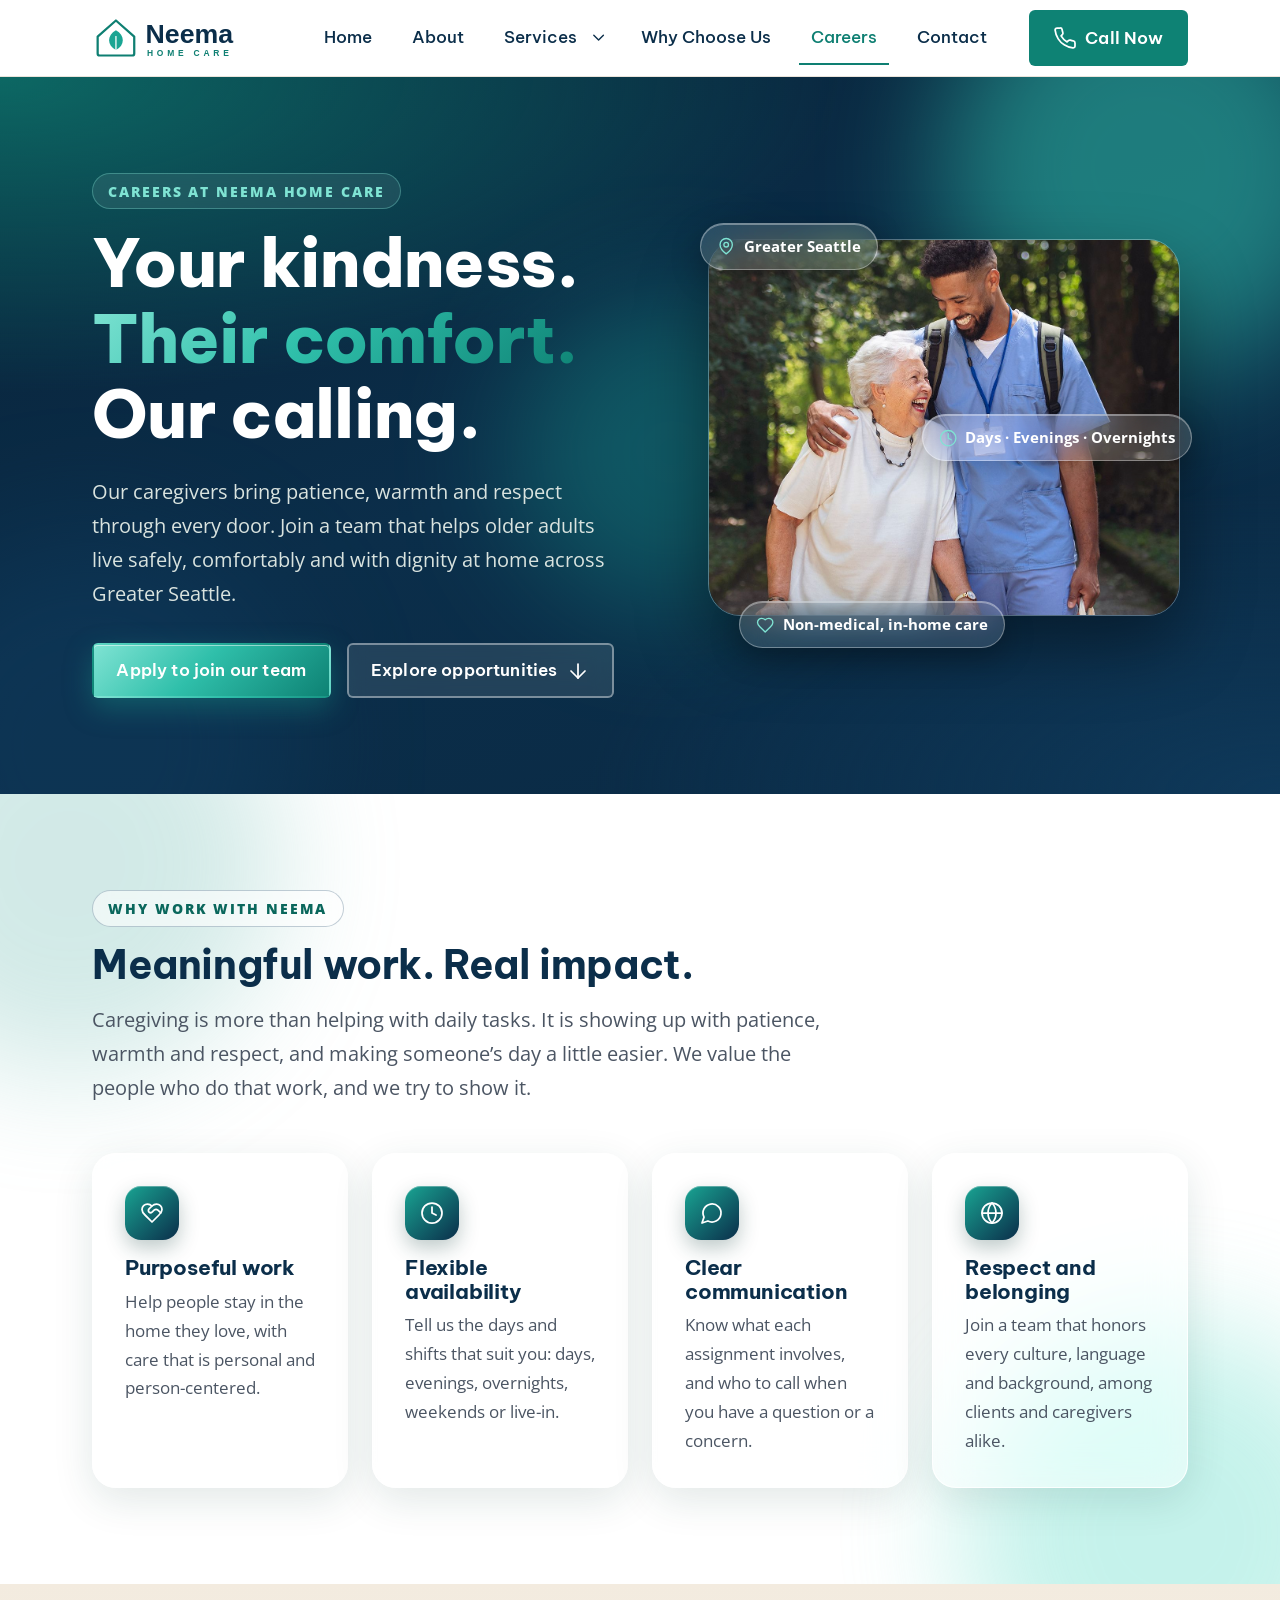
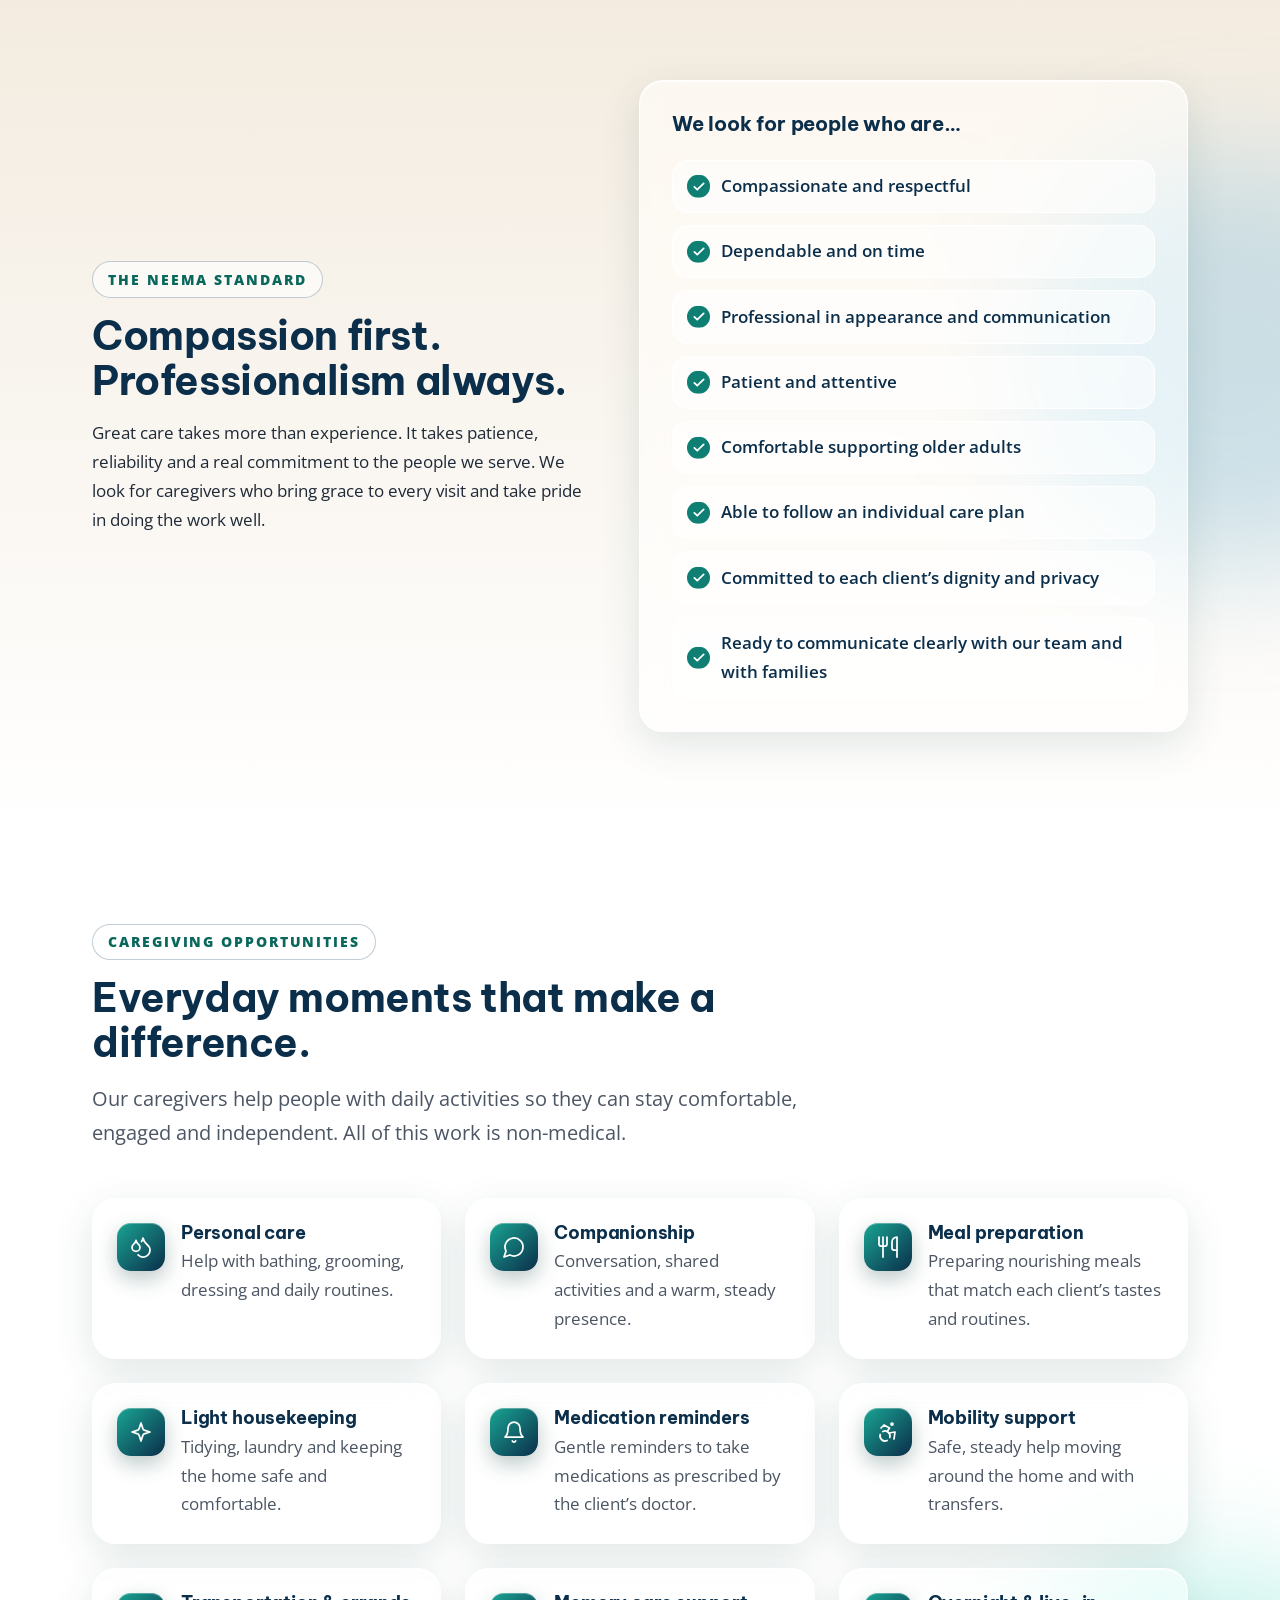
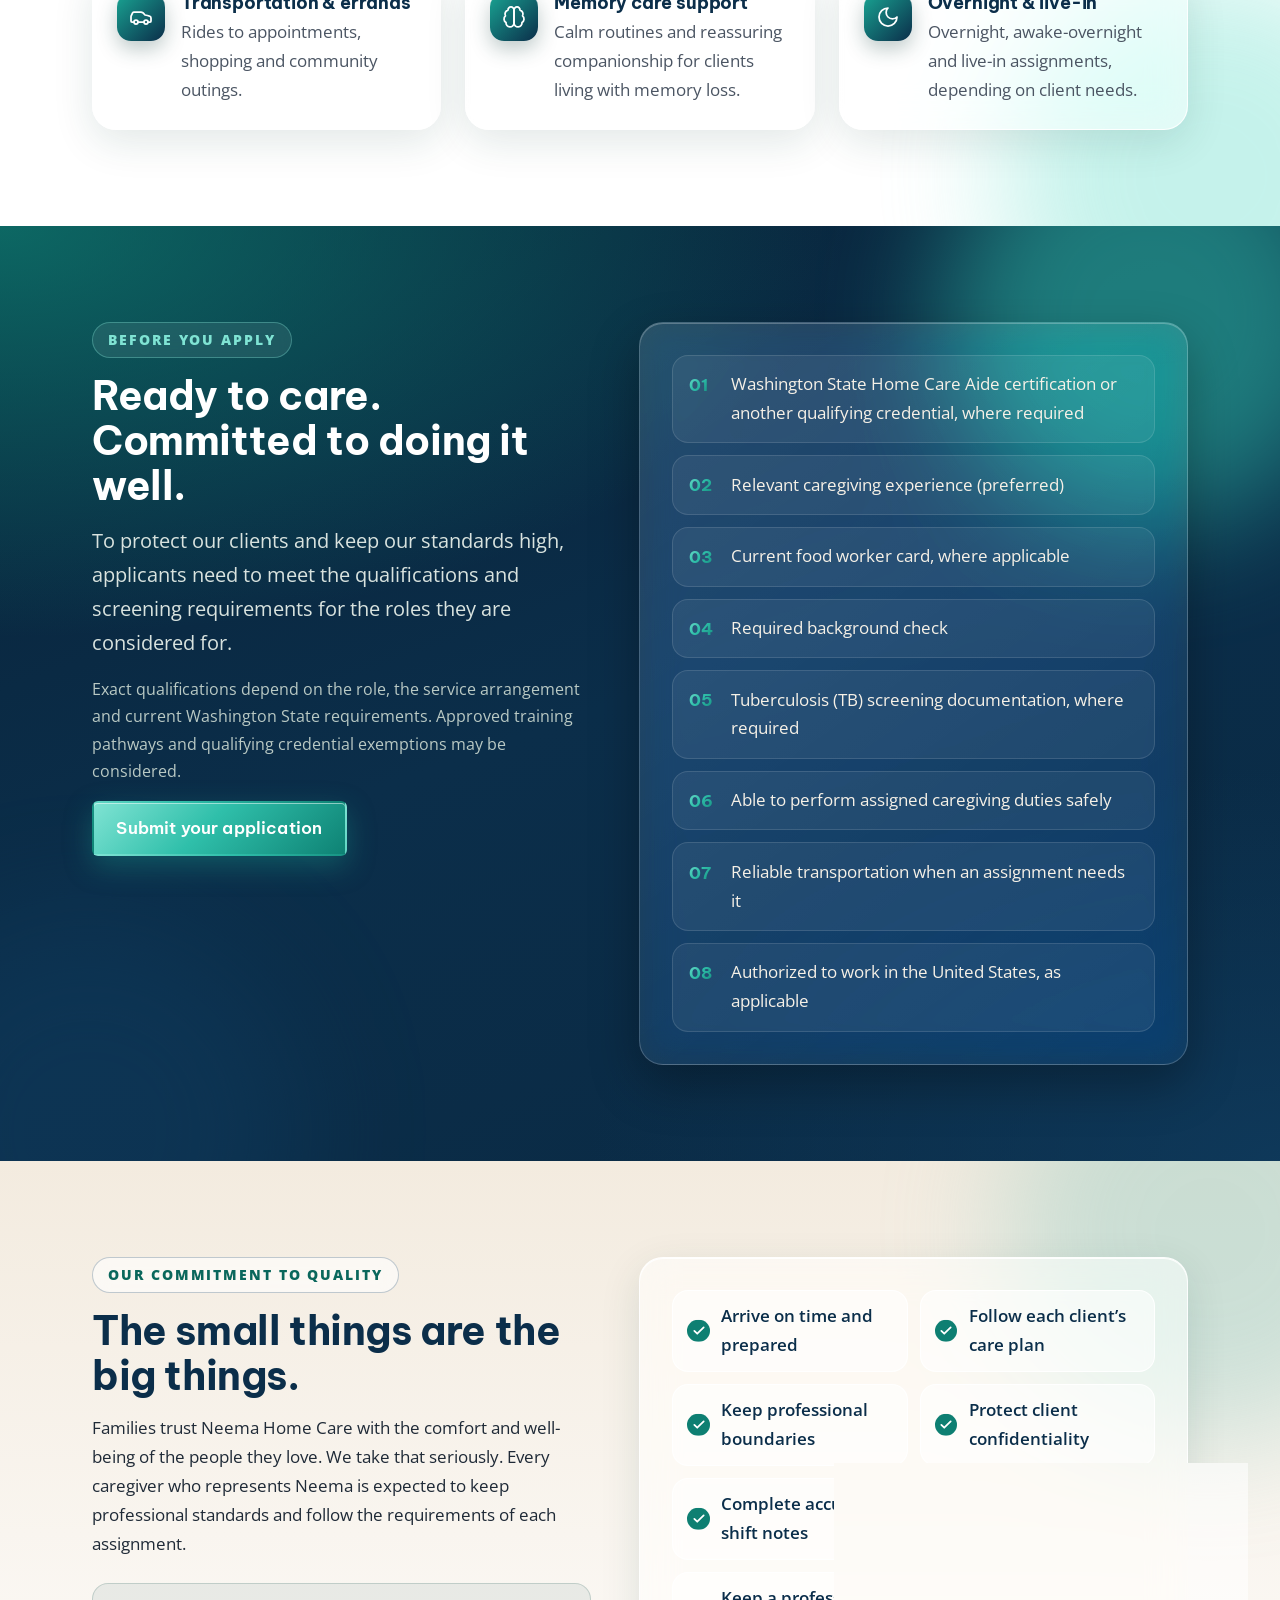
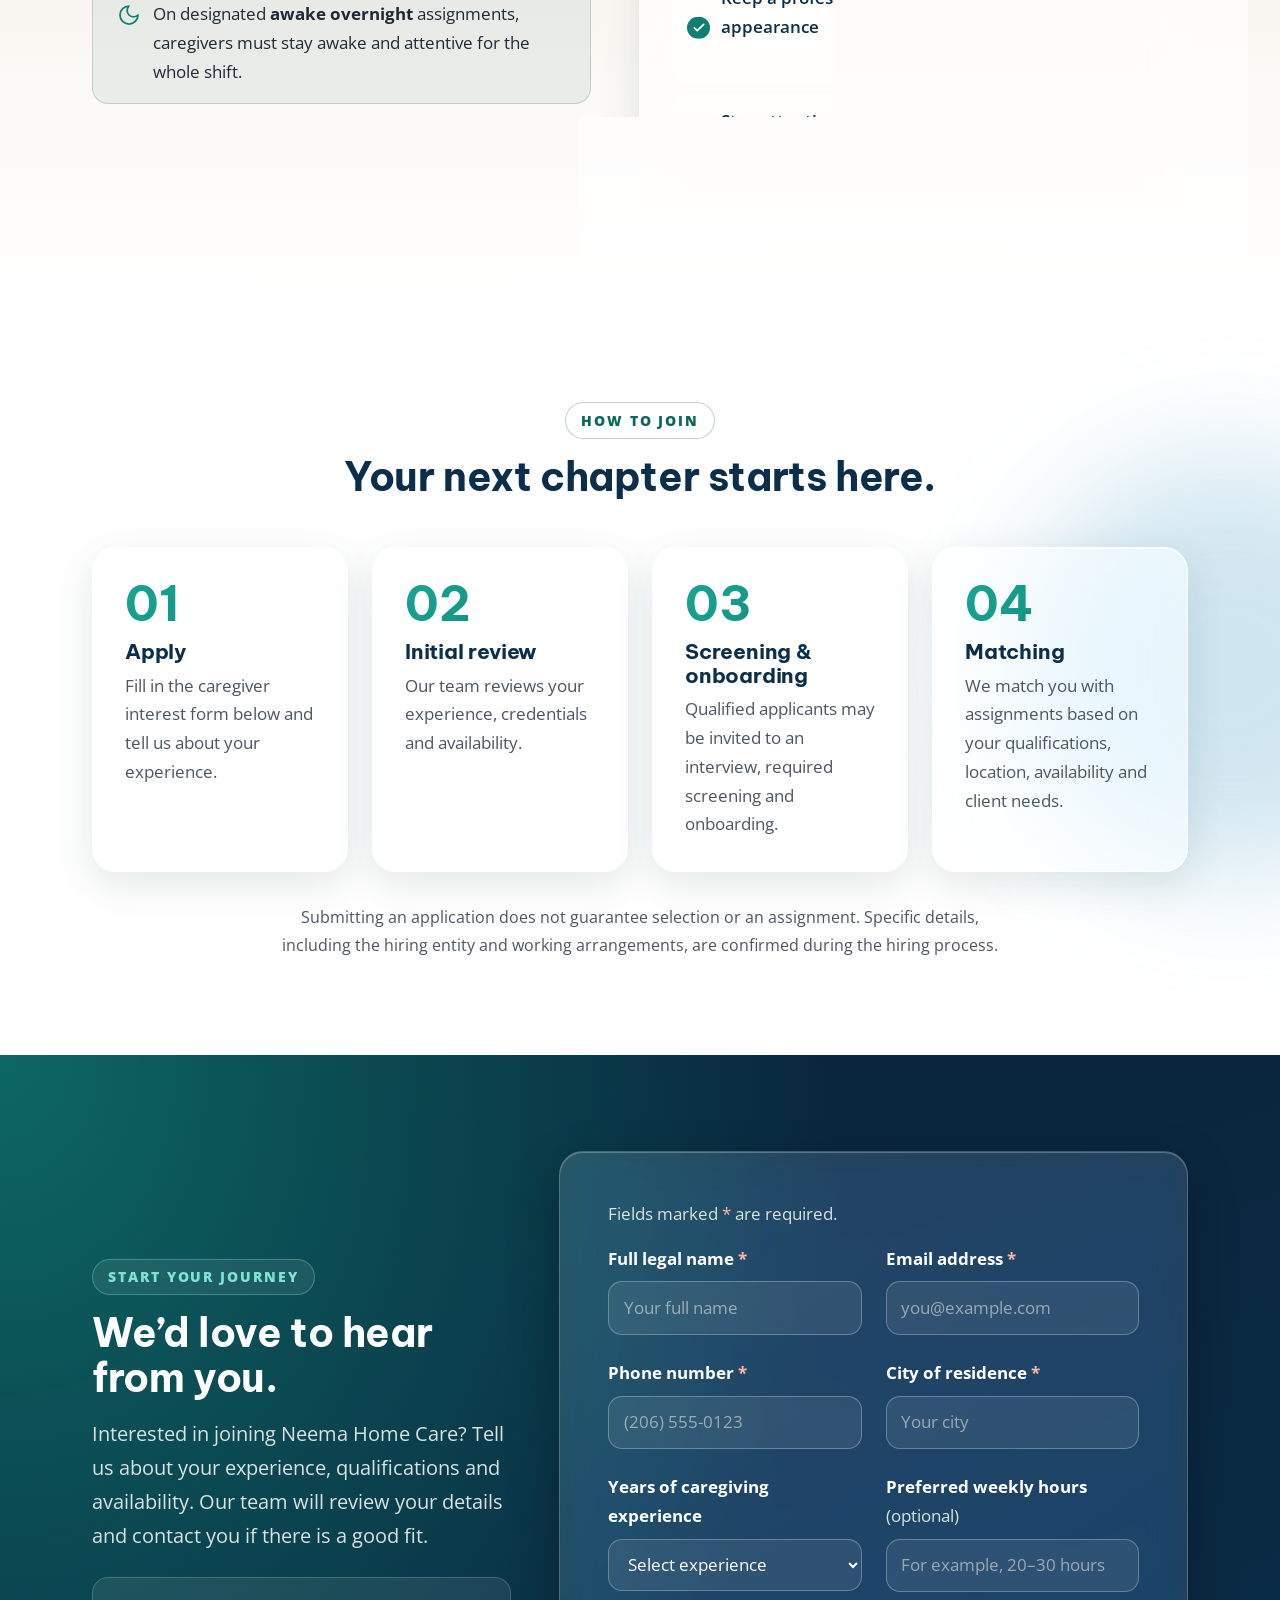
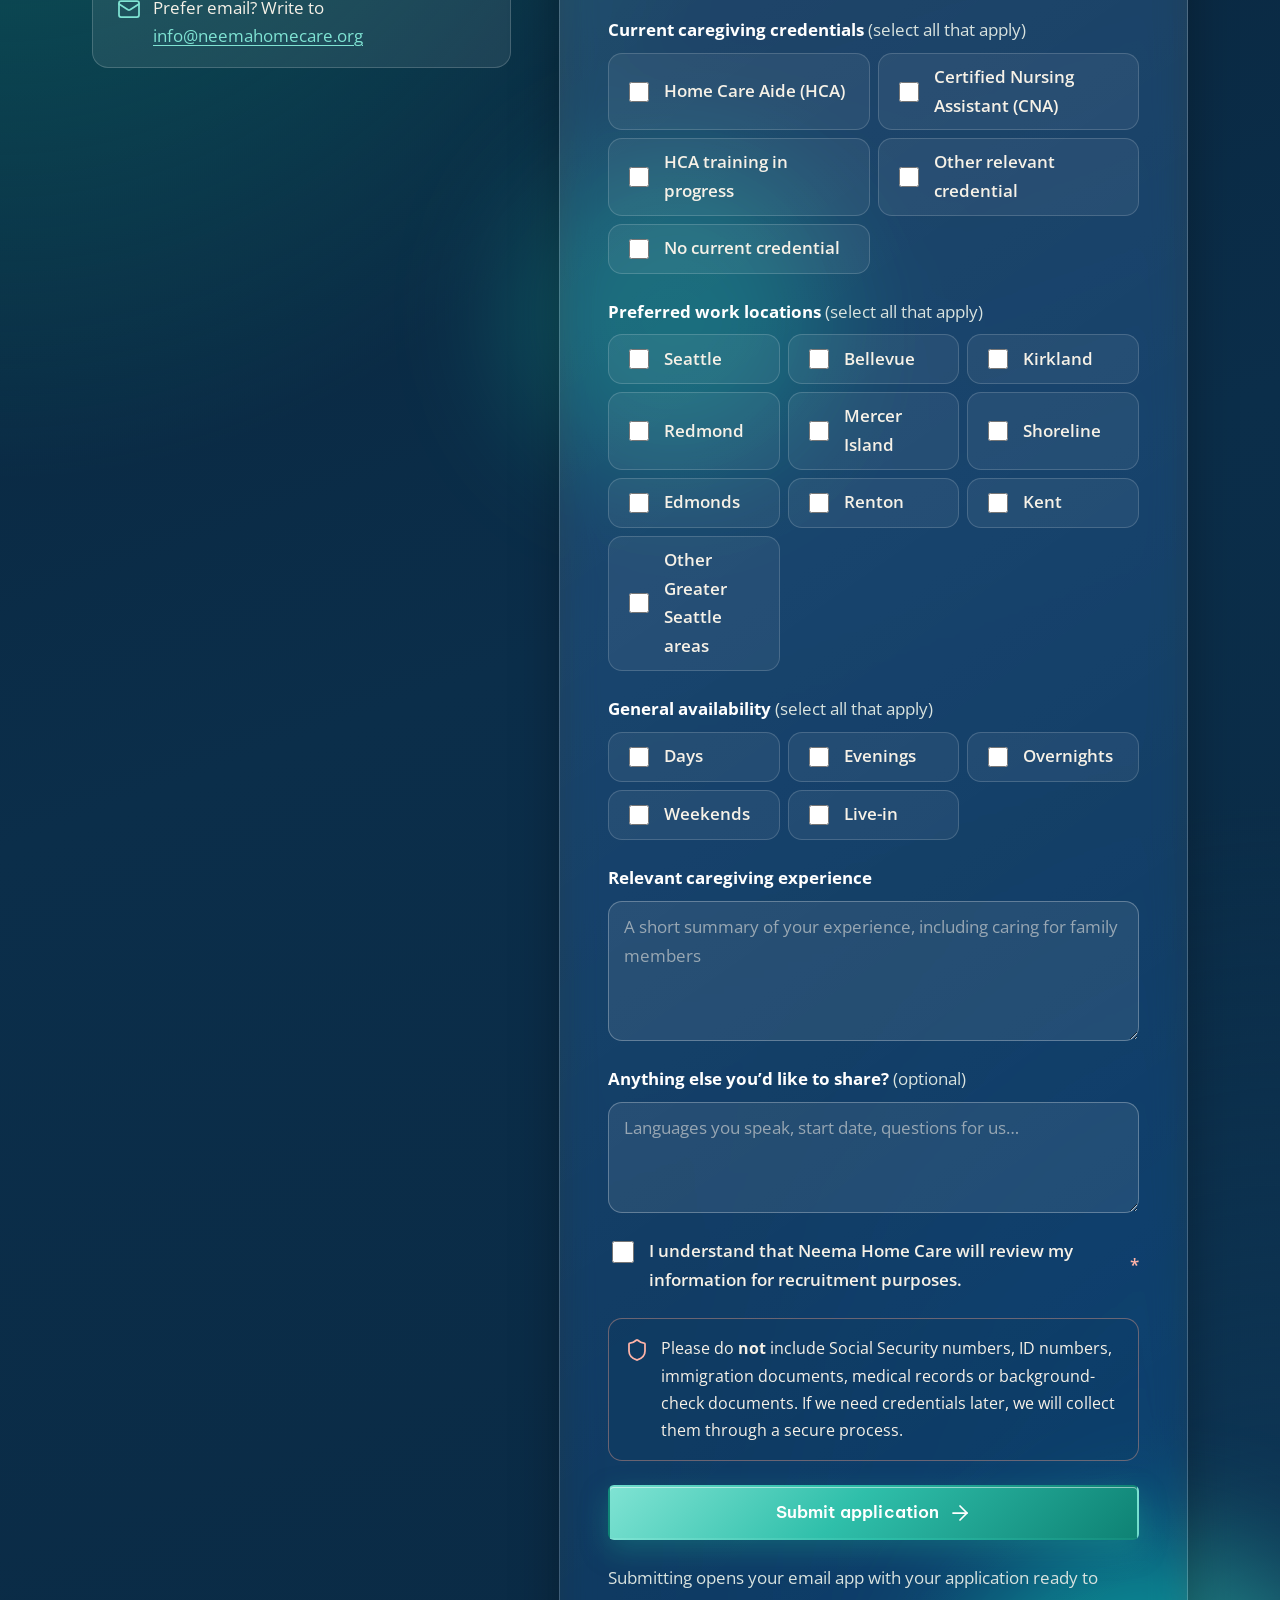
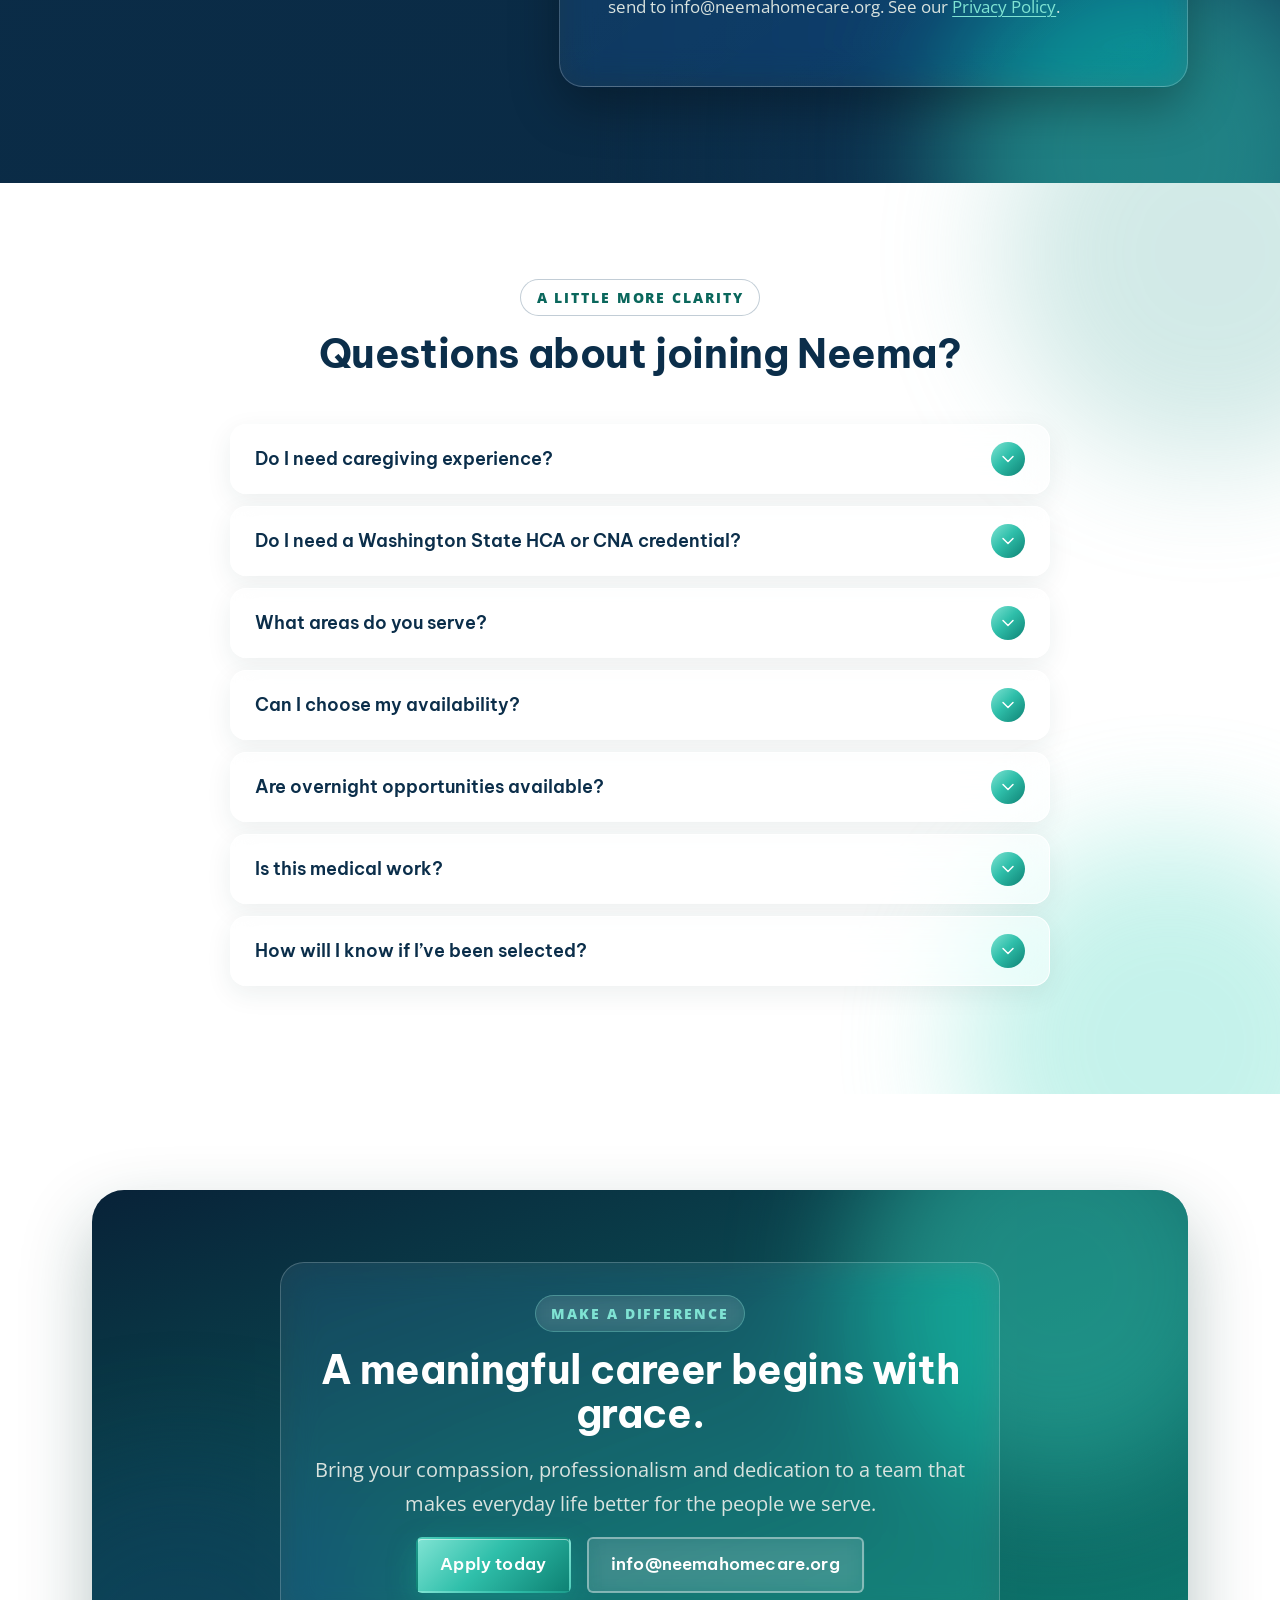
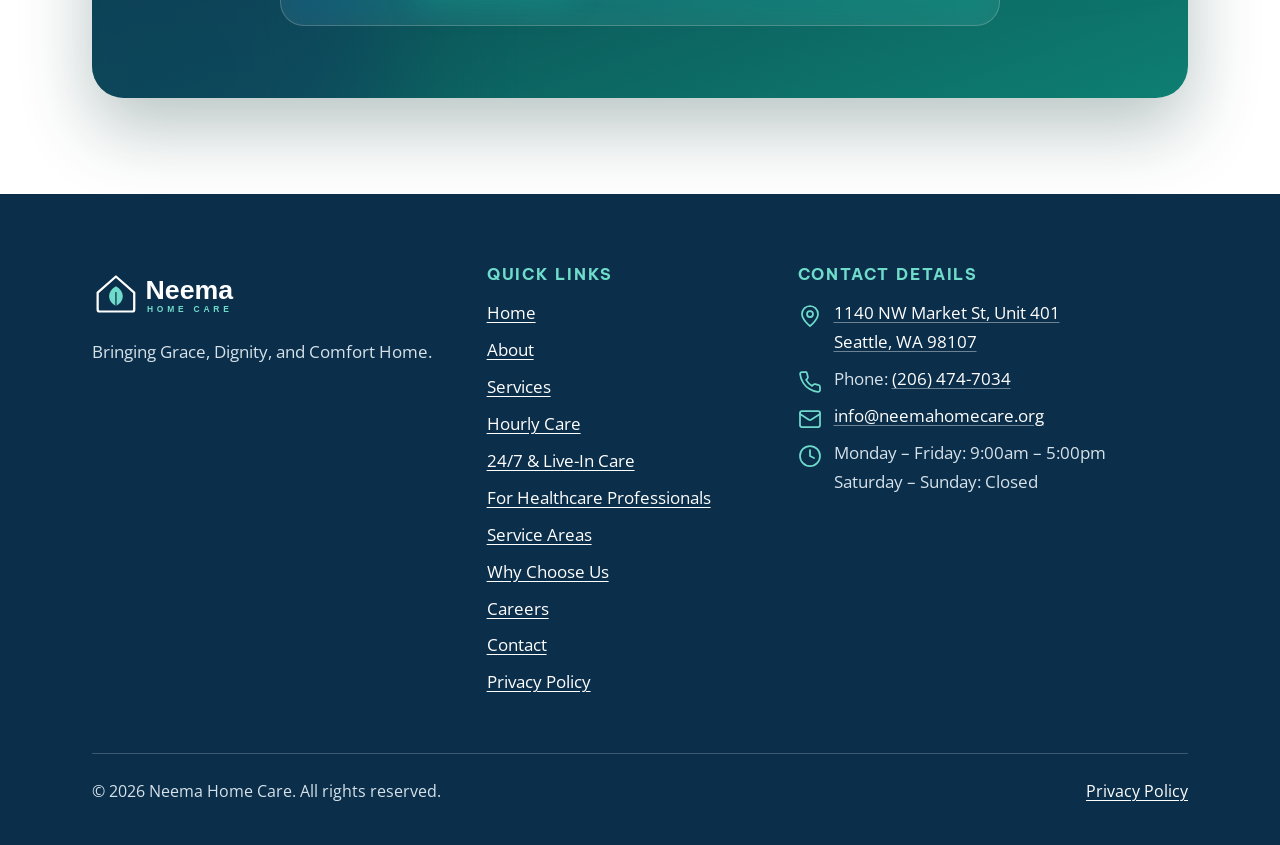
<file: careers.html>
<!DOCTYPE html>
<html lang="en">
<head>
  <meta charset="utf-8">
  <meta name="viewport" content="width=device-width, initial-scale=1">
  <title>Careers at Neema Home Care | Caregiver Jobs in Greater Seattle</title>
  <meta name="description" content="Join Neema Home Care as a caregiver in Greater Seattle. Choose your availability, with overnight and live-in shifts. Apply online today.">
  <link rel="canonical" href="https://www.neemahomecare.org/careers.html">
  <meta property="og:type" content="website">
  <meta property="og:locale" content="en_US">
  <meta property="og:site_name" content="Neema Home Care">
  <meta property="og:title" content="Careers at Neema Home Care | Caregiver Jobs in Greater Seattle">
  <meta property="og:description" content="Join Neema Home Care as a caregiver in Greater Seattle. Choose your availability, with overnight and live-in shifts. Apply online today.">
  <meta property="og:url" content="https://www.neemahomecare.org/careers.html">
  <meta property="og:image" content="https://www.neemahomecare.org/assets/images/caregiver-walk-outdoors.jpg">
  <meta name="twitter:card" content="summary_large_image">
  <meta name="theme-color" content="#0b2e4a">
  <link rel="icon" type="image/svg+xml" href="assets/images/favicon.svg">
  <link rel="preconnect" href="https://fonts.googleapis.com">
  <link rel="preconnect" href="https://fonts.gstatic.com" crossorigin>
  <link href="https://fonts.googleapis.com/css2?family=Be+Vietnam+Pro:wght@500;600;700;800&family=Open+Sans:wght@400;600;700&display=swap" rel="stylesheet">
  <link rel="stylesheet" href="assets/css/variables.css">
  <link rel="stylesheet" href="assets/css/base.css">
  <link rel="stylesheet" href="assets/css/components.css">
  <link rel="stylesheet" href="assets/css/pages.css">
  <link rel="stylesheet" href="assets/css/responsive.css">
  <link rel="stylesheet" href="assets/css/theme.css">
  <link rel="stylesheet" href="assets/css/glass.css">
  <script type="application/ld+json">
  {
    "@context": "https://schema.org",
    "@graph": [
      {
        "@type": "BreadcrumbList",
        "itemListElement": [
          {
            "@type": "ListItem",
            "position": 1,
            "name": "Home",
            "item": "https://www.neemahomecare.org/"
          },
          {
            "@type": "ListItem",
            "position": 2,
            "name": "Careers",
            "item": "https://www.neemahomecare.org/careers.html"
          }
        ]
      },
      {
        "@type": "FAQPage",
        "mainEntity": [
          {
            "@type": "Question",
            "name": "Do I need caregiving experience?",
            "acceptedAnswer": {
              "@type": "Answer",
              "text": "Experience is preferred, but it is not always required. If you are compassionate, reliable and ready to learn, we encourage you to apply. Tell us about any experience you have, including caring for a family member."
            }
          },
          {
            "@type": "Question",
            "name": "Do I need a Washington State HCA or CNA credential?",
            "acceptedAnswer": {
              "@type": "Answer",
              "text": "Many home care roles in Washington require Home Care Aide (HCA) certification, or another qualifying credential such as a CNA, within the time frame the state sets. If you are in training or not yet certified, you can still apply. Tell us where you are in the process and we will talk through your options."
            }
          },
          {
            "@type": "Question",
            "name": "What areas do you serve?",
            "acceptedAnswer": {
              "@type": "Answer",
              "text": "We serve clients across Greater Seattle, including Seattle, Bellevue, Kirkland, Redmond, Mercer Island, Shoreline, Edmonds, Renton and Kent, as well as nearby communities."
            }
          },
          {
            "@type": "Question",
            "name": "Can I choose my availability?",
            "acceptedAnswer": {
              "@type": "Answer",
              "text": "Yes. You tell us the days and shifts that work for you, and we do our best to match you with assignments that fit. The shifts available depend on client needs."
            }
          },
          {
            "@type": "Question",
            "name": "Are overnight opportunities available?",
            "acceptedAnswer": {
              "@type": "Answer",
              "text": "Yes. Overnight, awake-overnight and live-in assignments may be available, depending on client needs. On awake-overnight shifts, caregivers must stay awake and attentive for the whole shift."
            }
          },
          {
            "@type": "Question",
            "name": "Is this medical work?",
            "acceptedAnswer": {
              "@type": "Answer",
              "text": "No. Our services are non-medical: personal care, companionship, help around the home and reminders to take medications a doctor has prescribed. Caregivers do not provide nursing or medical treatment."
            }
          },
          {
            "@type": "Question",
            "name": "How will I know if I’ve been selected?",
            "acceptedAnswer": {
              "@type": "Answer",
              "text": "If your experience, location and availability match a current or upcoming need, a member of our team will contact you by phone or email to arrange next steps. We may not be able to reply to every application individually."
            }
          }
        ]
      }
    ]
  }
  </script>
</head>
<body class="page-careers">
<a class="skip-link" href="#main">Skip to main content</a>
<header class="site-header">
  <div class="container header-inner">
    <a class="brand" href="index.html" aria-label="Neema Home Care, home page">
      <img src="assets/images/logo.svg" alt="Neema Home Care" width="190" height="56">
    </a>
    <nav class="primary-nav" id="primary-nav" aria-label="Main">
      <ul>
        <li><a href="index.html">Home</a></li>
        <li><a href="about.html">About</a></li>
        <li class="has-sub">
          <a href="services.html">Services</a>
          <button class="sub-toggle" type="button" aria-expanded="false" aria-controls="sub-services"><svg class="icon" viewBox="0 0 24 24" aria-hidden="true" focusable="false"><path d="m6 9 6 6 6-6"/></svg><span class="sr-only">Show service pages</span></button>
          <ul class="sub-menu" id="sub-services">
            <li><a href="services.html">All services</a></li>
            <li><a href="hourly-care.html">Hourly care</a></li>
            <li><a href="live-in-care.html">24/7 &amp; live-in care</a></li>
            <li><a href="healthcare-professionals.html">For healthcare professionals</a></li>
            <li><a href="service-areas.html">Service areas</a></li>
          </ul>
        </li>
        <li><a href="why-choose-us.html">Why Choose Us</a></li>
        <li><a href="careers.html" aria-current="page">Careers</a></li>
        <li><a href="contact.html">Contact</a></li>
      </ul>
    </nav>
    <div class="header-actions">
      <a class="btn btn--accent header-call" href="tel:+12064747034"><svg class="icon" viewBox="0 0 24 24" aria-hidden="true" focusable="false"><path d="M22 16.92v3a2 2 0 0 1-2.18 2 19.79 19.79 0 0 1-8.63-3.07 19.5 19.5 0 0 1-6-6 19.79 19.79 0 0 1-3.07-8.67A2 2 0 0 1 4.11 2h3a2 2 0 0 1 2 1.72c.127.96.361 1.903.7 2.81a2 2 0 0 1-.45 2.11L8.09 9.91a16 16 0 0 0 6 6l1.27-1.27a2 2 0 0 1 2.11-.45c.907.339 1.85.573 2.81.7A2 2 0 0 1 22 16.92z"/></svg><span>Call Now</span></a>
      <button class="nav-toggle" type="button" aria-expanded="false" aria-controls="primary-nav">
        <svg class="icon icon-open" viewBox="0 0 24 24" aria-hidden="true" focusable="false"><line x1="4" x2="20" y1="12" y2="12"/><line x1="4" x2="20" y1="6" y2="6"/><line x1="4" x2="20" y1="18" y2="18"/></svg>
        <svg class="icon icon-close" viewBox="0 0 24 24" aria-hidden="true" focusable="false"><path d="M18 6 6 18"/><path d="m6 6 12 12"/></svg>
        <span class="nav-toggle-label">Menu</span>
      </button>
    </div>
  </div>
</header>
<main id="main">

<!-- Hero -->
<section class="gx gx--dark gx-hero" aria-labelledby="page-title">
  <span class="gx-orb gx-orb--gold" aria-hidden="true"></span>
  <span class="gx-orb gx-orb--clay" aria-hidden="true"></span>
  <span class="gx-orb gx-orb--teal" aria-hidden="true"></span>
  <div class="container gx-hero-grid">
    <div>
      <span class="gx-eyebrow">Careers at Neema Home Care</span>
      <h1 id="page-title">Your kindness. <span class="gx-shine">Their comfort.</span> Our calling.</h1>
      <p class="gx-lead">Our caregivers bring patience, warmth and respect through every door. Join a team that helps older adults live safely, comfortably and with dignity at home across Greater Seattle.</p>
      <div class="btn-row">
        <a class="btn gx-btn-primary" href="#apply">Apply to join our team</a>
        <a class="btn gx-btn-ghost" href="#opportunities">Explore opportunities <svg class="icon" viewBox="0 0 24 24" aria-hidden="true" focusable="false"><path d="M12 5v14"/><path d="m19 12-7 7-7-7"/></svg></a>
      </div>
    </div>
    <div class="gx-hero-media">
      <div class="gx-photo">
        <img src="assets/images/caregiver-walk-outdoors.jpg" alt="A caregiver in scrubs laughs with an older woman as they walk outdoors together" width="1191" height="1191" style="object-position:50% 35%">
      </div>
      <div class="gx-chip gx-chip--a"><svg class="icon" viewBox="0 0 24 24" aria-hidden="true" focusable="false"><path d="M20 10c0 6-8 12-8 12s-8-6-8-12a8 8 0 0 1 16 0Z"/><circle cx="12" cy="10" r="3"/></svg>Greater Seattle</div>
      <div class="gx-chip gx-chip--b"><svg class="icon" viewBox="0 0 24 24" aria-hidden="true" focusable="false"><circle cx="12" cy="12" r="10"/><polyline points="12 6 12 12 16 14"/></svg>Days &middot; Evenings &middot; Overnights</div>
      <div class="gx-chip gx-chip--c"><svg class="icon" viewBox="0 0 24 24" aria-hidden="true" focusable="false"><path d="M19 14c1.49-1.46 3-3.21 3-5.5A5.5 5.5 0 0 0 16.5 3c-1.76 0-3 .5-4.5 2-1.5-1.5-2.74-2-4.5-2A5.5 5.5 0 0 0 2 8.5c0 2.3 1.5 4.05 3 5.5l7 7Z"/></svg>Non-medical, in-home care</div>
    </div>
  </div>
</section>

<!-- Why Neema -->
<section class="gx gx--light" aria-labelledby="why-title">
  <span class="gx-orb gx-orb--teal-soft" aria-hidden="true"></span>
  <span class="gx-orb gx-orb--gold-soft" aria-hidden="true"></span>
  <div class="container">
    <div class="gx-head">
      <span class="gx-eyebrow">Why work with Neema</span>
      <h2 id="why-title">Meaningful work. Real impact.</h2>
      <p class="gx-lead">Caregiving is more than helping with daily tasks. It is showing up with patience, warmth and respect, and making someone&rsquo;s day a little easier. We value the people who do that work, and we try to show it.</p>
    </div>
    <div class="gx-grid gx-grid--4">
      <article class="gx-card" data-reveal>
        <span class="gx-icon"><svg class="icon" viewBox="0 0 24 24" aria-hidden="true" focusable="false"><path d="M19 14c1.49-1.46 3-3.21 3-5.5A5.5 5.5 0 0 0 16.5 3c-1.76 0-3 .5-4.5 2-1.5-1.5-2.74-2-4.5-2A5.5 5.5 0 0 0 2 8.5c0 2.3 1.5 4.05 3 5.5l7 7Z"/><path d="M12 5 9.04 7.96a2.17 2.17 0 0 0 0 3.08c.82.82 2.13.85 3 .07l2.07-1.9a2.82 2.82 0 0 1 3.79 0l2.96 2.66"/></svg></span>
        <h3>Purposeful work</h3>
        <p>Help people stay in the home they love, with care that is personal and person-centered.</p>
      </article>
      <article class="gx-card" data-reveal>
        <span class="gx-icon"><svg class="icon" viewBox="0 0 24 24" aria-hidden="true" focusable="false"><circle cx="12" cy="12" r="10"/><polyline points="12 6 12 12 16 14"/></svg></span>
        <h3>Flexible availability</h3>
        <p>Tell us the days and shifts that suit you: days, evenings, overnights, weekends or live-in.</p>
      </article>
      <article class="gx-card" data-reveal>
        <span class="gx-icon"><svg class="icon" viewBox="0 0 24 24" aria-hidden="true" focusable="false"><path d="M7.9 20A9 9 0 1 0 4 16.1L2 22Z"/></svg></span>
        <h3>Clear communication</h3>
        <p>Know what each assignment involves, and who to call when you have a question or a concern.</p>
      </article>
      <article class="gx-card" data-reveal>
        <span class="gx-icon"><svg class="icon" viewBox="0 0 24 24" aria-hidden="true" focusable="false"><circle cx="12" cy="12" r="10"/><path d="M12 2a14.5 14.5 0 0 0 0 20 14.5 14.5 0 0 0 0-20"/><path d="M2 12h20"/></svg></span>
        <h3>Respect and belonging</h3>
        <p>Join a team that honors every culture, language and background, among clients and caregivers alike.</p>
      </article>
    </div>
  </div>
</section>

<!-- The Neema standard -->
<section class="gx gx--light gx--tint" aria-labelledby="standard-title">
  <span class="gx-orb gx-orb--clay-soft" aria-hidden="true"></span>
  <div class="container gx-split">
    <div>
      <span class="gx-eyebrow">The Neema standard</span>
      <h2 id="standard-title">Compassion first. Professionalism always.</h2>
      <p>Great care takes more than experience. It takes patience, reliability and a real commitment to the people we serve. We look for caregivers who bring grace to every visit and take pride in doing the work well.</p>
    </div>
    <div class="gx-panel" data-reveal>
      <h3 class="gx-panel-title">We look for people who are&hellip;</h3>
      <ul class="gx-checks">
        <li>Compassionate and respectful</li>
        <li>Dependable and on time</li>
        <li>Professional in appearance and communication</li>
        <li>Patient and attentive</li>
        <li>Comfortable supporting older adults</li>
        <li>Able to follow an individual care plan</li>
        <li>Committed to each client&rsquo;s dignity and privacy</li>
        <li>Ready to communicate clearly with our team and with families</li>
      </ul>
    </div>
  </div>
</section>

<!-- Opportunities -->
<section class="gx gx--light" id="opportunities" aria-labelledby="opps-title">
  <span class="gx-orb gx-orb--gold-soft gx-orb--right" aria-hidden="true"></span>
  <div class="container">
    <div class="gx-head">
      <span class="gx-eyebrow">Caregiving opportunities</span>
      <h2 id="opps-title">Everyday moments that make a difference.</h2>
      <p class="gx-lead">Our caregivers help people with daily activities so they can stay comfortable, engaged and independent. All of this work is non-medical.</p>
    </div>
    <div class="gx-grid gx-grid--3">
      <article class="gx-card gx-card--row" data-reveal><span class="gx-icon"><svg class="icon" viewBox="0 0 24 24" aria-hidden="true" focusable="false"><path d="M7 16.3c2.2 0 4-1.83 4-4.05 0-1.16-.57-2.26-1.71-3.19S7.29 6.75 7 5.3c-.29 1.45-1.14 2.84-2.29 3.76S3 11.1 3 12.25c0 2.22 1.8 4.05 4 4.05z"/><path d="M12.56 6.6A10.97 10.97 0 0 0 14 3.02c.5 2.5 2 4.9 4 6.5s3 3.5 3 5.5a6.98 6.98 0 0 1-11.91 4.97"/></svg></span><div><h3>Personal care</h3><p>Help with bathing, grooming, dressing and daily routines.</p></div></article>
      <article class="gx-card gx-card--row" data-reveal><span class="gx-icon"><svg class="icon" viewBox="0 0 24 24" aria-hidden="true" focusable="false"><path d="M7.9 20A9 9 0 1 0 4 16.1L2 22Z"/></svg></span><div><h3>Companionship</h3><p>Conversation, shared activities and a warm, steady presence.</p></div></article>
      <article class="gx-card gx-card--row" data-reveal><span class="gx-icon"><svg class="icon" viewBox="0 0 24 24" aria-hidden="true" focusable="false"><path d="M3 2v7c0 1.1.9 2 2 2h4a2 2 0 0 0 2-2V2"/><path d="M7 2v20"/><path d="M21 15V2a5 5 0 0 0-5 5v6c0 1.1.9 2 2 2h3Zm0 0v7"/></svg></span><div><h3>Meal preparation</h3><p>Preparing nourishing meals that match each client&rsquo;s tastes and routines.</p></div></article>
      <article class="gx-card gx-card--row" data-reveal><span class="gx-icon"><svg class="icon" viewBox="0 0 24 24" aria-hidden="true" focusable="false"><path d="m12 3-1.9 5.8a2 2 0 0 1-1.3 1.3L3 12l5.8 1.9a2 2 0 0 1 1.3 1.3L12 21l1.9-5.8a2 2 0 0 1 1.3-1.3L21 12l-5.8-1.9a2 2 0 0 1-1.3-1.3Z"/></svg></span><div><h3>Light housekeeping</h3><p>Tidying, laundry and keeping the home safe and comfortable.</p></div></article>
      <article class="gx-card gx-card--row" data-reveal><span class="gx-icon"><svg class="icon" viewBox="0 0 24 24" aria-hidden="true" focusable="false"><path d="M6 8a6 6 0 0 1 12 0c0 7 3 9 3 9H3s3-2 3-9"/><path d="M10.3 21a1.94 1.94 0 0 0 3.4 0"/></svg></span><div><h3>Medication reminders</h3><p>Gentle reminders to take medications as prescribed by the client&rsquo;s doctor.</p></div></article>
      <article class="gx-card gx-card--row" data-reveal><span class="gx-icon"><svg class="icon" viewBox="0 0 24 24" aria-hidden="true" focusable="false"><circle cx="16" cy="4" r="1"/><path d="m18 19 1-7-6 1"/><path d="m5 8 3-3 5.5 3-2.36 3.5"/><path d="M4.24 14.5a5 5 0 0 0 6.88 6"/><path d="M13.76 17.5a5 5 0 0 0-6.88-6"/></svg></span><div><h3>Mobility support</h3><p>Safe, steady help moving around the home and with transfers.</p></div></article>
      <article class="gx-card gx-card--row" data-reveal><span class="gx-icon"><svg class="icon" viewBox="0 0 24 24" aria-hidden="true" focusable="false"><path d="M19 17h2c.6 0 1-.4 1-1v-3c0-.9-.7-1.7-1.5-1.9C18.7 10.6 16 10 16 10s-1.3-1.4-2.2-2.3c-.5-.4-1.1-.7-1.8-.7H5c-.6 0-1.1.4-1.4.9l-1.4 2.9A3.7 3.7 0 0 0 2 12v4c0 .6.4 1 1 1h2"/><circle cx="7" cy="17" r="2"/><path d="M9 17h6"/><circle cx="17" cy="17" r="2"/></svg></span><div><h3>Transportation &amp; errands</h3><p>Rides to appointments, shopping and community outings.</p></div></article>
      <article class="gx-card gx-card--row" data-reveal><span class="gx-icon"><svg class="icon" viewBox="0 0 24 24" aria-hidden="true" focusable="false"><path d="M12 5a3 3 0 1 0-5.997.125 4 4 0 0 0-2.526 5.77 4 4 0 0 0 .556 6.588A4 4 0 1 0 12 18Z"/><path d="M12 5a3 3 0 1 1 5.997.125 4 4 0 0 1 2.526 5.77 4 4 0 0 1-.556 6.588A4 4 0 1 1 12 18Z"/></svg></span><div><h3>Memory care support</h3><p>Calm routines and reassuring companionship for clients living with memory loss.</p></div></article>
      <article class="gx-card gx-card--row" data-reveal><span class="gx-icon"><svg class="icon" viewBox="0 0 24 24" aria-hidden="true" focusable="false"><path d="M12 3a6 6 0 0 0 9 9 9 9 0 1 1-9-9Z"/></svg></span><div><h3>Overnight &amp; live-in</h3><p>Overnight, awake-overnight and live-in assignments, depending on client needs.</p></div></article>
    </div>
  </div>
</section>

<!-- Requirements -->
<section class="gx gx--dark" aria-labelledby="req-title">
  <span class="gx-orb gx-orb--gold" aria-hidden="true"></span>
  <span class="gx-orb gx-orb--clay gx-orb--low" aria-hidden="true"></span>
  <div class="container gx-split gx-split--top">
    <div>
      <span class="gx-eyebrow">Before you apply</span>
      <h2 id="req-title">Ready to care. Committed to doing it well.</h2>
      <p class="gx-lead">To protect our clients and keep our standards high, applicants need to meet the qualifications and screening requirements for the roles they are considered for.</p>
      <p class="gx-fine">Exact qualifications depend on the role, the service arrangement and current Washington State requirements. Approved training pathways and qualifying credential exemptions may be considered.</p>
      <a class="btn gx-btn-primary" href="#apply">Submit your application</a>
    </div>
    <div class="gx-panel" data-reveal>
      <ol class="gx-reqs">
        <li>Washington State Home Care Aide certification or another qualifying credential, where required</li>
        <li>Relevant caregiving experience (preferred)</li>
        <li>Current food worker card, where applicable</li>
        <li>Required background check</li>
        <li>Tuberculosis (TB) screening documentation, where required</li>
        <li>Able to perform assigned caregiving duties safely</li>
        <li>Reliable transportation when an assignment needs it</li>
        <li>Authorized to work in the United States, as applicable</li>
      </ol>
    </div>
  </div>
</section>

<!-- Professional expectations -->
<section class="gx gx--light gx--tint" aria-labelledby="quality-title">
  <span class="gx-orb gx-orb--teal-soft gx-orb--right" aria-hidden="true"></span>
  <div class="container gx-split gx-split--top">
    <div>
      <span class="gx-eyebrow">Our commitment to quality</span>
      <h2 id="quality-title">The small things are the big things.</h2>
      <p>Families trust Neema Home Care with the comfort and well-being of the people they love. We take that seriously. Every caregiver who represents Neema is expected to keep professional standards and follow the requirements of each assignment.</p>
      <div class="gx-note">
        <svg class="icon" viewBox="0 0 24 24" aria-hidden="true" focusable="false"><path d="M12 3a6 6 0 0 0 9 9 9 9 0 1 1-9-9Z"/></svg>
        <p>On designated <strong>awake overnight</strong> assignments, caregivers must stay awake and attentive for the whole shift.</p>
      </div>
    </div>
    <div class="gx-panel" data-reveal>
      <ul class="gx-checks gx-checks--2">
        <li>Arrive on time and prepared</li>
        <li>Follow each client&rsquo;s care plan</li>
        <li>Keep professional boundaries</li>
        <li>Protect client confidentiality</li>
        <li>Complete accurate shift notes</li>
        <li>Raise concerns promptly</li>
        <li>Keep a professional appearance</li>
        <li>Limit personal phone use during care</li>
        <li>Stay attentive through every shift</li>
        <li>Follow all safety procedures</li>
      </ul>
    </div>
  </div>
</section>

<!-- How to join -->
<section class="gx gx--light" aria-labelledby="join-title">
  <span class="gx-orb gx-orb--clay-soft" aria-hidden="true"></span>
  <div class="container">
    <div class="gx-head gx-head--center">
      <span class="gx-eyebrow">How to join</span>
      <h2 id="join-title">Your next chapter starts here.</h2>
    </div>
    <ol class="gx-steps">
      <li class="gx-card gx-step" data-reveal><span class="gx-num" aria-hidden="true">01</span><h3>Apply</h3><p>Fill in the caregiver interest form below and tell us about your experience.</p></li>
      <li class="gx-card gx-step" data-reveal><span class="gx-num" aria-hidden="true">02</span><h3>Initial review</h3><p>Our team reviews your experience, credentials and availability.</p></li>
      <li class="gx-card gx-step" data-reveal><span class="gx-num" aria-hidden="true">03</span><h3>Screening &amp; onboarding</h3><p>Qualified applicants may be invited to an interview, required screening and onboarding.</p></li>
      <li class="gx-card gx-step" data-reveal><span class="gx-num" aria-hidden="true">04</span><h3>Matching</h3><p>We match you with assignments based on your qualifications, location, availability and client needs.</p></li>
    </ol>
    <p class="gx-fine gx-fine--center">Submitting an application does not guarantee selection or an assignment. Specific details, including the hiring entity and working arrangements, are confirmed during the hiring process.</p>
  </div>
</section>

<!-- Application form -->
<section class="gx gx--dark gx-apply" id="apply" aria-labelledby="apply-title">
  <span class="gx-orb gx-orb--teal" aria-hidden="true"></span>
  <span class="gx-orb gx-orb--gold gx-orb--low" aria-hidden="true"></span>
  <div class="container gx-apply-grid">
    <div class="gx-apply-intro">
      <span class="gx-eyebrow">Start your journey</span>
      <h2 id="apply-title">We&rsquo;d love to hear from you.</h2>
      <p class="gx-lead">Interested in joining Neema Home Care? Tell us about your experience, qualifications and availability. Our team will review your details and contact you if there is a good fit.</p>
      <div class="gx-contact-line">
        <svg class="icon" viewBox="0 0 24 24" aria-hidden="true" focusable="false"><rect width="20" height="16" x="2" y="4" rx="2"/><path d="m22 7-8.97 5.7a1.94 1.94 0 0 1-2.06 0L2 7"/></svg>
        <span>Prefer email? Write to <a href="mailto:info@neemahomecare.org?subject=Caregiver%20application">info@neemahomecare.org</a></span>
      </div>
    </div>

    <div class="gx-panel gx-form-panel">
      <p class="gx-form-intro">Fields marked <span class="req" aria-hidden="true">*</span><span class="sr-only">with an asterisk</span> are required.</p>
      <div id="career-status" class="form-status" role="status" aria-live="polite" tabindex="-1" hidden></div>
      <form id="career-form" class="form-grid" novalidate>
        <div class="form-grid form-grid--2">
          <div class="field" data-field="fullName">
            <label for="c-name">Full legal name <span class="req" aria-hidden="true">*</span></label>
            <input type="text" id="c-name" name="fullName" autocomplete="name" placeholder="Your full name" aria-describedby="err-c-name" required>
            <p class="error-msg" id="err-c-name"></p>
          </div>
          <div class="field" data-field="email">
            <label for="c-email">Email address <span class="req" aria-hidden="true">*</span></label>
            <input type="email" id="c-email" name="email" autocomplete="email" placeholder="you@example.com" aria-describedby="err-c-email" required>
            <p class="error-msg" id="err-c-email"></p>
          </div>
          <div class="field" data-field="phone">
            <label for="c-phone">Phone number <span class="req" aria-hidden="true">*</span></label>
            <input type="tel" id="c-phone" name="phone" autocomplete="tel" placeholder="(206) 555-0123" aria-describedby="err-c-phone" required>
            <p class="error-msg" id="err-c-phone"></p>
          </div>
          <div class="field" data-field="city">
            <label for="c-city">City of residence <span class="req" aria-hidden="true">*</span></label>
            <input type="text" id="c-city" name="city" autocomplete="address-level2" placeholder="Your city" aria-describedby="err-c-city" required>
            <p class="error-msg" id="err-c-city"></p>
          </div>
          <div class="field" data-field="experience">
            <label for="c-exp">Years of caregiving experience</label>
            <select id="c-exp" name="experience">
              <option value="">Select experience</option>
              <option>No paid experience yet</option>
              <option>Less than 1 year</option>
              <option>1&ndash;2 years</option>
              <option>3&ndash;5 years</option>
              <option>More than 5 years</option>
            </select>
          </div>
          <div class="field" data-field="hours">
            <label for="c-hours">Preferred weekly hours <span class="gx-opt">(optional)</span></label>
            <input type="text" id="c-hours" name="hours" placeholder="For example, 20&ndash;30 hours">
          </div>
        </div>

        <fieldset class="field gx-choices">
          <legend>Current caregiving credentials <span class="gx-opt">(select all that apply)</span></legend>
          <div class="gx-choice-grid">
            <label><input type="checkbox" name="credentials" value="Home Care Aide (HCA)"> Home Care Aide (HCA)</label>
            <label><input type="checkbox" name="credentials" value="Certified Nursing Assistant (CNA)"> Certified Nursing Assistant (CNA)</label>
            <label><input type="checkbox" name="credentials" value="HCA training in progress"> HCA training in progress</label>
            <label><input type="checkbox" name="credentials" value="Other relevant credential"> Other relevant credential</label>
            <label><input type="checkbox" name="credentials" value="No current credential"> No current credential</label>
          </div>
        </fieldset>

        <fieldset class="field gx-choices">
          <legend>Preferred work locations <span class="gx-opt">(select all that apply)</span></legend>
          <div class="gx-choice-grid gx-choice-grid--tight">
            <label><input type="checkbox" name="locations" value="Seattle"> Seattle</label>
            <label><input type="checkbox" name="locations" value="Bellevue"> Bellevue</label>
            <label><input type="checkbox" name="locations" value="Kirkland"> Kirkland</label>
            <label><input type="checkbox" name="locations" value="Redmond"> Redmond</label>
            <label><input type="checkbox" name="locations" value="Mercer Island"> Mercer Island</label>
            <label><input type="checkbox" name="locations" value="Shoreline"> Shoreline</label>
            <label><input type="checkbox" name="locations" value="Edmonds"> Edmonds</label>
            <label><input type="checkbox" name="locations" value="Renton"> Renton</label>
            <label><input type="checkbox" name="locations" value="Kent"> Kent</label>
            <label><input type="checkbox" name="locations" value="Other Greater Seattle areas"> Other Greater Seattle areas</label>
          </div>
        </fieldset>

        <fieldset class="field gx-choices">
          <legend>General availability <span class="gx-opt">(select all that apply)</span></legend>
          <div class="gx-choice-grid gx-choice-grid--tight">
            <label><input type="checkbox" name="availability" value="Days"> Days</label>
            <label><input type="checkbox" name="availability" value="Evenings"> Evenings</label>
            <label><input type="checkbox" name="availability" value="Overnights"> Overnights</label>
            <label><input type="checkbox" name="availability" value="Weekends"> Weekends</label>
            <label><input type="checkbox" name="availability" value="Live-in"> Live-in</label>
          </div>
        </fieldset>

        <div class="field" data-field="summary">
          <label for="c-summary">Relevant caregiving experience</label>
          <textarea id="c-summary" name="summary" rows="4" placeholder="A short summary of your experience, including caring for family members"></textarea>
        </div>
        <div class="field" data-field="extra">
          <label for="c-extra">Anything else you&rsquo;d like to share? <span class="gx-opt">(optional)</span></label>
          <textarea id="c-extra" name="extra" rows="3" placeholder="Languages you speak, start date, questions for us&hellip;"></textarea>
        </div>

        <div class="field" data-field="consent">
          <div class="check-row">
            <input type="checkbox" id="c-consent" name="consent" aria-describedby="err-c-consent" required>
            <label for="c-consent">I understand that Neema Home Care will review my information for recruitment purposes. <span class="req" aria-hidden="true">*</span></label>
          </div>
          <p class="error-msg" id="err-c-consent"></p>
        </div>

        <div class="gx-warning" role="note">
          <svg class="icon" viewBox="0 0 24 24" aria-hidden="true" focusable="false"><path d="M20 13c0 5-3.5 7.5-7.66 8.95a1 1 0 0 1-.67-.01C7.5 20.5 4 18 4 13V6a1 1 0 0 1 1-1c2 0 4.5-1.2 6.24-2.72a1.17 1.17 0 0 1 1.52 0C14.51 3.81 17 5 19 5a1 1 0 0 1 1 1z"/></svg>
          <p>Please do <strong>not</strong> include Social Security numbers, ID numbers, immigration documents, medical records or background-check documents. If we need credentials later, we will collect them through a secure process.</p>
        </div>

        <button type="submit" class="btn gx-btn-primary gx-submit">Submit application <svg class="icon" viewBox="0 0 24 24" aria-hidden="true" focusable="false"><path d="M5 12h14"/><path d="m12 5 7 7-7 7"/></svg></button>
        <p class="hint gx-hint">Submitting opens your email app with your application ready to send to info@neemahomecare.org. See our <a href="privacy-policy.html#applicants">Privacy Policy</a>.</p>
      </form>
    </div>
  </div>
</section>

<!-- FAQ -->
<section class="gx gx--light" id="faq" aria-labelledby="faq-title">
  <span class="gx-orb gx-orb--gold-soft" aria-hidden="true"></span>
  <span class="gx-orb gx-orb--teal-soft gx-orb--right" aria-hidden="true"></span>
  <div class="container">
    <div class="gx-head gx-head--center">
      <span class="gx-eyebrow">A little more clarity</span>
      <h2 id="faq-title">Questions about joining Neema?</h2>
    </div>
    <div class="faq-list gx-faq">
      <div class="faq-item"><h3>Do I need caregiving experience?</h3><div class="faq-answer"><p>Experience is preferred, but it is not always required. If you are compassionate, reliable and ready to learn, we encourage you to apply. Tell us about any experience you have, including caring for a family member.</p></div></div>
      <div class="faq-item"><h3>Do I need a Washington State HCA or CNA credential?</h3><div class="faq-answer"><p>Many home care roles in Washington require Home Care Aide (HCA) certification, or another qualifying credential such as a CNA, within the time frame the state sets. If you are in training or not yet certified, you can still apply. Tell us where you are in the process and we will talk through your options.</p></div></div>
      <div class="faq-item"><h3>What areas do you serve?</h3><div class="faq-answer"><p>We serve clients across Greater Seattle, including Seattle, Bellevue, Kirkland, Redmond, Mercer Island, Shoreline, Edmonds, Renton and Kent, as well as nearby communities.</p></div></div>
      <div class="faq-item"><h3>Can I choose my availability?</h3><div class="faq-answer"><p>Yes. You tell us the days and shifts that work for you, and we do our best to match you with assignments that fit. The shifts available depend on client needs.</p></div></div>
      <div class="faq-item"><h3>Are overnight opportunities available?</h3><div class="faq-answer"><p>Yes. Overnight, awake-overnight and live-in assignments may be available, depending on client needs. On awake-overnight shifts, caregivers must stay awake and attentive for the whole shift.</p></div></div>
      <div class="faq-item"><h3>Is this medical work?</h3><div class="faq-answer"><p>No. Our services are non-medical: personal care, companionship, help around the home and reminders to take medications a doctor has prescribed. Caregivers do not provide nursing or medical treatment.</p></div></div>
      <div class="faq-item"><h3>How will I know if I&rsquo;ve been selected?</h3><div class="faq-answer"><p>If your experience, location and availability match a current or upcoming need, a member of our team will contact you by phone or email to arrange next steps. We may not be able to reply to every application individually.</p></div></div>
    </div>
  </div>
</section>

<!-- Closing CTA -->
<section class="gx gx--light gx-cta-wrap" aria-labelledby="cta-title">
  <div class="container">
    <div class="gx-cta" data-reveal>
      <span class="gx-orb gx-orb--gold" aria-hidden="true"></span>
      <span class="gx-orb gx-orb--clay gx-orb--low" aria-hidden="true"></span>
      <div class="gx-cta-inner">
        <span class="gx-eyebrow">Make a difference</span>
        <h2 id="cta-title">A meaningful career begins with grace.</h2>
        <p class="gx-lead">Bring your compassion, professionalism and dedication to a team that makes everyday life better for the people we serve.</p>
        <div class="btn-row">
          <a class="btn gx-btn-primary" href="#apply">Apply today</a>
          <a class="btn gx-btn-ghost" href="mailto:info@neemahomecare.org?subject=Caregiver%20application">info@neemahomecare.org</a>
        </div>
      </div>
    </div>
  </div>
</section>
</main>
<footer class="site-footer">
  <div class="container">
    <div class="footer-grid">
      <div>
        <a class="footer-logo" href="index.html" aria-label="Neema Home Care, home page"><img src="assets/images/logo-light.svg" alt="Neema Home Care" width="190" height="56" loading="lazy"></a>
        <p>Bringing Grace, Dignity, and Comfort Home.</p>
      </div>
      <div>
        <h2>Quick links</h2>
        <ul class="footer-list">
          <li><a href="index.html">Home</a></li>
          <li><a href="about.html">About</a></li>
          <li><a href="services.html">Services</a></li>
          <li><a href="hourly-care.html">Hourly Care</a></li>
          <li><a href="live-in-care.html">24/7 &amp; Live-In Care</a></li>
          <li><a href="healthcare-professionals.html">For Healthcare Professionals</a></li>
          <li><a href="service-areas.html">Service Areas</a></li>
          <li><a href="why-choose-us.html">Why Choose Us</a></li>
          <li><a href="careers.html">Careers</a></li>
          <li><a href="contact.html">Contact</a></li>
          <li><a href="privacy-policy.html">Privacy Policy</a></li>
        </ul>
      </div>
      <div>
        <h2>Contact details</h2>
        <ul class="footer-list footer-contact">
          <li><svg class="icon" viewBox="0 0 24 24" aria-hidden="true" focusable="false"><path d="M20 10c0 6-8 12-8 12s-8-6-8-12a8 8 0 0 1 16 0Z"/><circle cx="12" cy="10" r="3"/></svg><a href="https://www.google.com/maps/search/?api=1&amp;query=1140%20NW%20Market%20St%20Unit%20401%2C%20Seattle%2C%20WA%2098107" target="_blank" rel="noopener">1140 NW Market St, Unit 401<br>Seattle, WA 98107<span class="sr-only"> (opens Google Maps in a new tab)</span></a></li>
          <li><svg class="icon" viewBox="0 0 24 24" aria-hidden="true" focusable="false"><path d="M22 16.92v3a2 2 0 0 1-2.18 2 19.79 19.79 0 0 1-8.63-3.07 19.5 19.5 0 0 1-6-6 19.79 19.79 0 0 1-3.07-8.67A2 2 0 0 1 4.11 2h3a2 2 0 0 1 2 1.72c.127.96.361 1.903.7 2.81a2 2 0 0 1-.45 2.11L8.09 9.91a16 16 0 0 0 6 6l1.27-1.27a2 2 0 0 1 2.11-.45c.907.339 1.85.573 2.81.7A2 2 0 0 1 22 16.92z"/></svg><span>Phone: <a href="tel:+12064747034">(206) 474-7034</a></span></li>
          <li><svg class="icon" viewBox="0 0 24 24" aria-hidden="true" focusable="false"><rect width="20" height="16" x="2" y="4" rx="2"/><path d="m22 7-8.97 5.7a1.94 1.94 0 0 1-2.06 0L2 7"/></svg><a href="mailto:info@neemahomecare.org">info@neemahomecare.org</a></li>
          <li><svg class="icon" viewBox="0 0 24 24" aria-hidden="true" focusable="false"><circle cx="12" cy="12" r="10"/><polyline points="12 6 12 12 16 14"/></svg><span>Monday &ndash; Friday: 9:00am &ndash; 5:00pm<br>Saturday &ndash; Sunday: Closed</span></li>
        </ul>
      </div>
    </div>
    <div class="footer-bottom">
      <p>&copy; <span data-year>2026</span> Neema Home Care. All rights reserved.</p>
      <p><a href="privacy-policy.html">Privacy Policy</a></p>
    </div>
  </div>
</footer>
<nav class="mobile-cta" aria-label="Quick actions">
  <a class="mobile-cta__btn" href="tel:+12064747034"><svg class="icon" viewBox="0 0 24 24" aria-hidden="true" focusable="false"><path d="M22 16.92v3a2 2 0 0 1-2.18 2 19.79 19.79 0 0 1-8.63-3.07 19.5 19.5 0 0 1-6-6 19.79 19.79 0 0 1-3.07-8.67A2 2 0 0 1 4.11 2h3a2 2 0 0 1 2 1.72c.127.96.361 1.903.7 2.81a2 2 0 0 1-.45 2.11L8.09 9.91a16 16 0 0 0 6 6l1.27-1.27a2 2 0 0 1 2.11-.45c.907.339 1.85.573 2.81.7A2 2 0 0 1 22 16.92z"/></svg><span>Call Now</span></a>
  <a class="mobile-cta__btn mobile-cta__btn--accent" href="#apply"><svg class="icon" viewBox="0 0 24 24" aria-hidden="true" focusable="false"><path d="M5 12h14"/><path d="m12 5 7 7-7 7"/></svg><span>Apply Now</span></a>
</nav>
<script src="assets/js/main.js" defer></script>
<script src="assets/js/animations.js" defer></script>
<script src="assets/js/careers-form.js" defer></script>
</body>
</html>
</file>
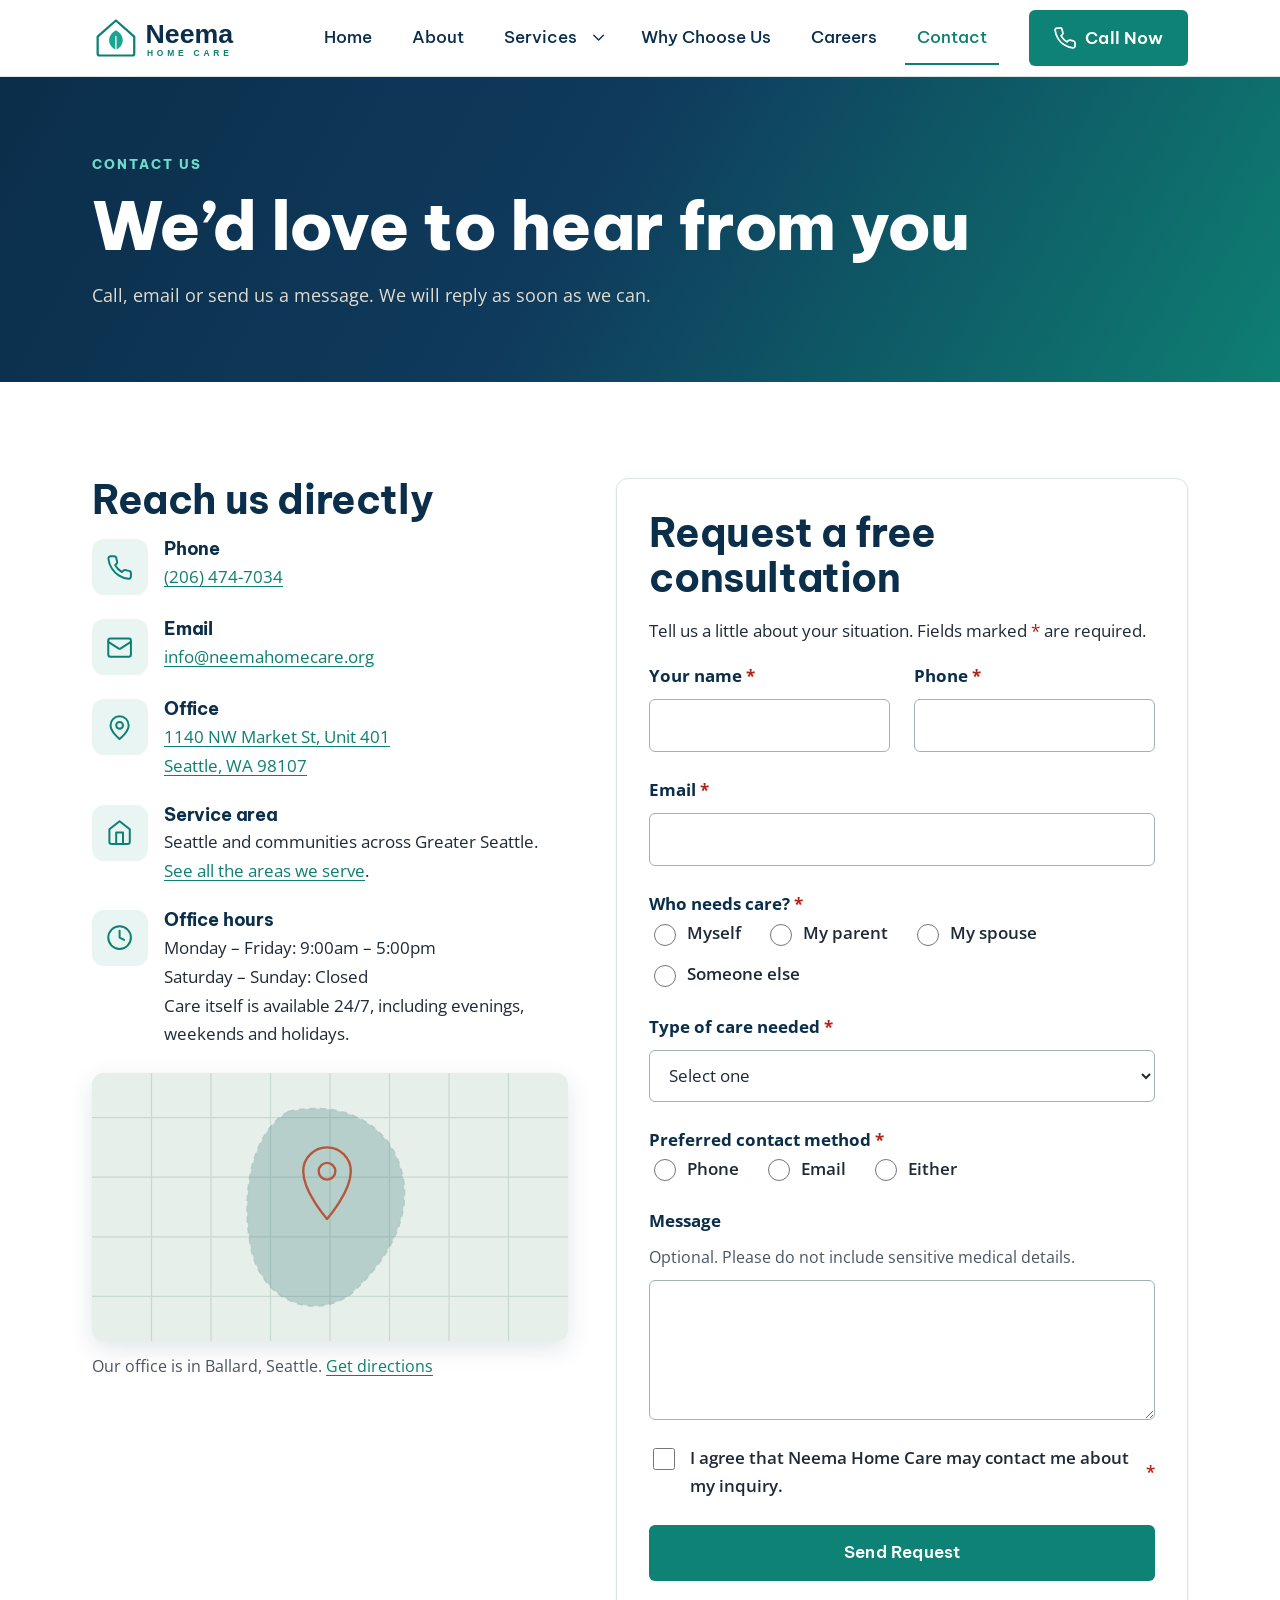
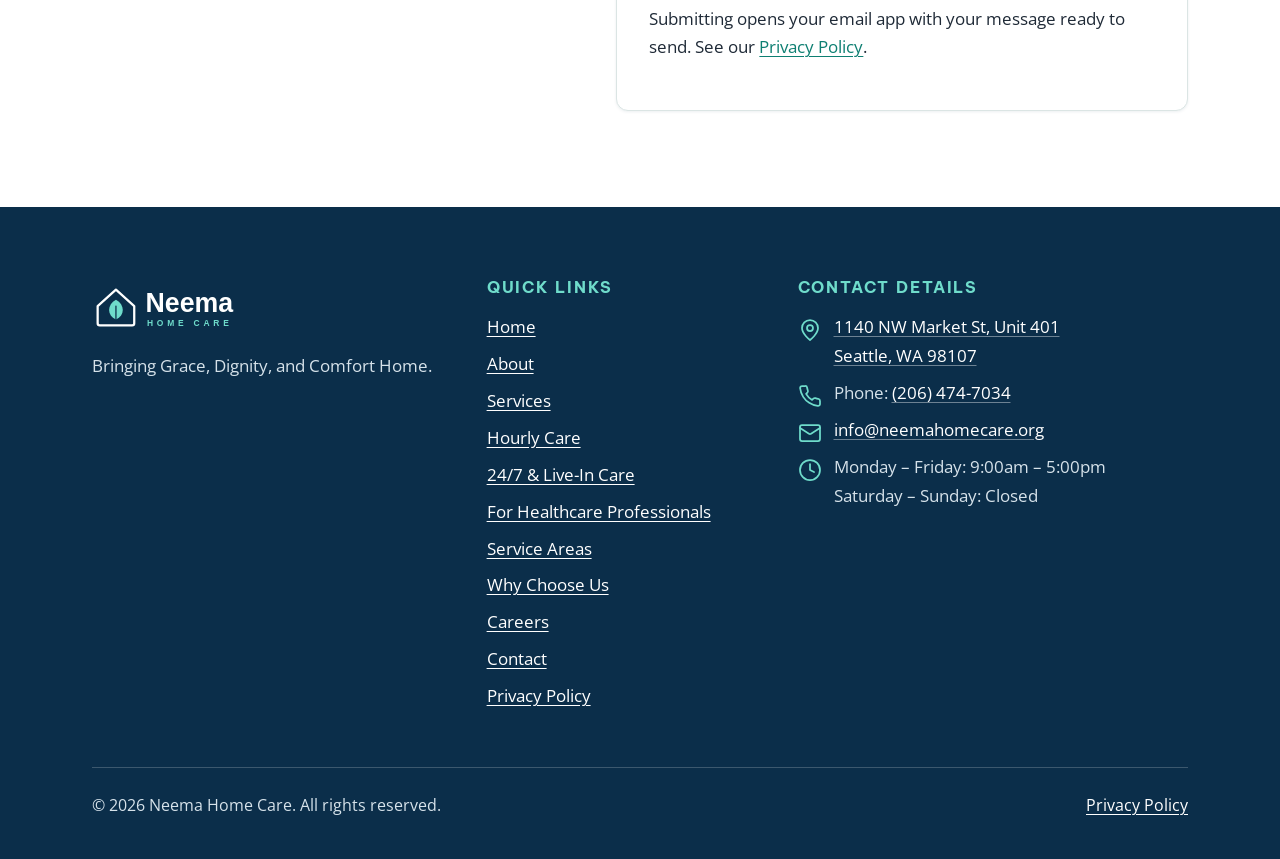
<file: contact.html>
<!DOCTYPE html>
<html lang="en">
<head>
  <meta charset="utf-8">
  <meta name="viewport" content="width=device-width, initial-scale=1">
  <title>Contact Neema Home Care | Request a Free Consultation</title>
  <meta name="description" content="Contact Neema Home Care by phone at (206) 474-7034 or email, or request a free consultation online. Serving Seattle and Greater Seattle.">
  <link rel="canonical" href="https://www.neemahomecare.org/contact.html">
  <meta property="og:type" content="website">
  <meta property="og:locale" content="en_US">
  <meta property="og:site_name" content="Neema Home Care">
  <meta property="og:title" content="Contact Neema Home Care | Request a Free Consultation">
  <meta property="og:description" content="Contact Neema Home Care by phone at (206) 474-7034 or email, or request a free consultation online. Serving Seattle and Greater Seattle.">
  <meta property="og:url" content="https://www.neemahomecare.org/contact.html">
  <meta property="og:image" content="https://www.neemahomecare.org/assets/images/caregiver-walk-outdoors.jpg">
  <meta name="twitter:card" content="summary_large_image">
  <meta name="theme-color" content="#0e7f72">
  <link rel="icon" type="image/svg+xml" href="assets/images/favicon.svg">
  <link rel="preconnect" href="https://fonts.googleapis.com">
  <link rel="preconnect" href="https://fonts.gstatic.com" crossorigin>
  <link href="https://fonts.googleapis.com/css2?family=Be+Vietnam+Pro:wght@500;600;700;800&family=Open+Sans:wght@400;600;700&display=swap" rel="stylesheet">
  <link rel="stylesheet" href="assets/css/variables.css">
  <link rel="stylesheet" href="assets/css/base.css">
  <link rel="stylesheet" href="assets/css/components.css">
  <link rel="stylesheet" href="assets/css/pages.css">
  <link rel="stylesheet" href="assets/css/responsive.css">
  <link rel="stylesheet" href="assets/css/theme.css">
  <script type="application/ld+json">
  {
    "@context": "https://schema.org",
    "@graph": [
      {
        "@type": "BreadcrumbList",
        "itemListElement": [
          {
            "@type": "ListItem",
            "position": 1,
            "name": "Home",
            "item": "https://www.neemahomecare.org/"
          },
          {
            "@type": "ListItem",
            "position": 2,
            "name": "Contact",
            "item": "https://www.neemahomecare.org/contact.html"
          }
        ]
      }
    ]
  }
  </script>
</head>
<body>
<a class="skip-link" href="#main">Skip to main content</a>
<header class="site-header">
  <div class="container header-inner">
    <a class="brand" href="index.html" aria-label="Neema Home Care, home page">
      <img src="assets/images/logo.svg" alt="Neema Home Care" width="190" height="56">
    </a>
    <nav class="primary-nav" id="primary-nav" aria-label="Main">
      <ul>
        <li><a href="index.html">Home</a></li>
        <li><a href="about.html">About</a></li>
        <li class="has-sub">
          <a href="services.html">Services</a>
          <button class="sub-toggle" type="button" aria-expanded="false" aria-controls="sub-services"><svg class="icon" viewBox="0 0 24 24" aria-hidden="true" focusable="false"><path d="m6 9 6 6 6-6"/></svg><span class="sr-only">Show service pages</span></button>
          <ul class="sub-menu" id="sub-services">
            <li><a href="services.html">All services</a></li>
            <li><a href="hourly-care.html">Hourly care</a></li>
            <li><a href="live-in-care.html">24/7 &amp; live-in care</a></li>
            <li><a href="healthcare-professionals.html">For healthcare professionals</a></li>
            <li><a href="service-areas.html">Service areas</a></li>
          </ul>
        </li>
        <li><a href="why-choose-us.html">Why Choose Us</a></li>
        <li><a href="careers.html">Careers</a></li>
        <li><a href="contact.html" aria-current="page">Contact</a></li>
      </ul>
    </nav>
    <div class="header-actions">
      <a class="btn btn--accent header-call" href="tel:+12064747034"><svg class="icon" viewBox="0 0 24 24" aria-hidden="true" focusable="false"><path d="M22 16.92v3a2 2 0 0 1-2.18 2 19.79 19.79 0 0 1-8.63-3.07 19.5 19.5 0 0 1-6-6 19.79 19.79 0 0 1-3.07-8.67A2 2 0 0 1 4.11 2h3a2 2 0 0 1 2 1.72c.127.96.361 1.903.7 2.81a2 2 0 0 1-.45 2.11L8.09 9.91a16 16 0 0 0 6 6l1.27-1.27a2 2 0 0 1 2.11-.45c.907.339 1.85.573 2.81.7A2 2 0 0 1 22 16.92z"/></svg><span>Call Now</span></a>
      <button class="nav-toggle" type="button" aria-expanded="false" aria-controls="primary-nav">
        <svg class="icon icon-open" viewBox="0 0 24 24" aria-hidden="true" focusable="false"><line x1="4" x2="20" y1="12" y2="12"/><line x1="4" x2="20" y1="6" y2="6"/><line x1="4" x2="20" y1="18" y2="18"/></svg>
        <svg class="icon icon-close" viewBox="0 0 24 24" aria-hidden="true" focusable="false"><path d="M18 6 6 18"/><path d="m6 6 12 12"/></svg>
        <span class="nav-toggle-label">Menu</span>
      </button>
    </div>
  </div>
</header>
<main id="main">
<section class="page-hero" aria-labelledby="page-title">
  <div class="container">
    <span class="eyebrow">Contact us</span>
    <h1 id="page-title">We&rsquo;d love to hear from you</h1>
    <p class="lead">Call, email or send us a message. We will reply as soon as we can.</p>
  </div>
</section>

<section class="section" aria-labelledby="reach-title">
  <div class="container contact-grid">
    <div>
      <h2 id="reach-title">Reach us directly</h2>
      <ul class="contact-list">
        <li><span class="icon-badge"><svg class="icon" viewBox="0 0 24 24" aria-hidden="true" focusable="false"><path d="M22 16.92v3a2 2 0 0 1-2.18 2 19.79 19.79 0 0 1-8.63-3.07 19.5 19.5 0 0 1-6-6 19.79 19.79 0 0 1-3.07-8.67A2 2 0 0 1 4.11 2h3a2 2 0 0 1 2 1.72c.127.96.361 1.903.7 2.81a2 2 0 0 1-.45 2.11L8.09 9.91a16 16 0 0 0 6 6l1.27-1.27a2 2 0 0 1 2.11-.45c.907.339 1.85.573 2.81.7A2 2 0 0 1 22 16.92z"/></svg></span><div><h3>Phone</h3><p><a href="tel:+12064747034">(206) 474-7034</a></p></div></li>
        <li><span class="icon-badge"><svg class="icon" viewBox="0 0 24 24" aria-hidden="true" focusable="false"><rect width="20" height="16" x="2" y="4" rx="2"/><path d="m22 7-8.97 5.7a1.94 1.94 0 0 1-2.06 0L2 7"/></svg></span><div><h3>Email</h3><p><a href="mailto:info@neemahomecare.org">info@neemahomecare.org</a></p></div></li>
        <li><span class="icon-badge"><svg class="icon" viewBox="0 0 24 24" aria-hidden="true" focusable="false"><path d="M20 10c0 6-8 12-8 12s-8-6-8-12a8 8 0 0 1 16 0Z"/><circle cx="12" cy="10" r="3"/></svg></span><div><h3>Office</h3><p><a href="https://www.google.com/maps/search/?api=1&amp;query=1140%20NW%20Market%20St%20Unit%20401%2C%20Seattle%2C%20WA%2098107" target="_blank" rel="noopener">1140 NW Market St, Unit 401<br>Seattle, WA 98107<span class="sr-only"> (opens Google Maps in a new tab)</span></a></p></div></li>
        <li><span class="icon-badge"><svg class="icon" viewBox="0 0 24 24" aria-hidden="true" focusable="false"><path d="m3 9 9-7 9 7v11a2 2 0 0 1-2 2H5a2 2 0 0 1-2-2z"/><polyline points="9 22 9 12 15 12 15 22"/></svg></span><div><h3>Service area</h3><p>Seattle and communities across Greater Seattle. <a href="service-areas.html">See all the areas we serve</a>.</p></div></li>
        <li><span class="icon-badge"><svg class="icon" viewBox="0 0 24 24" aria-hidden="true" focusable="false"><circle cx="12" cy="12" r="10"/><polyline points="12 6 12 12 16 14"/></svg></span><div><h3>Office hours</h3><p>Monday &ndash; Friday: 9:00am &ndash; 5:00pm<br>Saturday &ndash; Sunday: Closed</p><p class="hint">Care itself is available 24/7, including evenings, weekends and holidays.</p></div></li>
      </ul>
      <div class="media-frame map-placeholder">
        <img src="assets/images/placeholder-service-area.svg" alt="Placeholder: a simple map graphic showing our Ballard, Seattle office" width="800" height="500" loading="lazy">
      </div>
      <p class="map-caption">Our office is in Ballard, Seattle. <a href="https://www.google.com/maps/search/?api=1&amp;query=1140%20NW%20Market%20St%20Unit%20401%2C%20Seattle%2C%20WA%2098107" target="_blank" rel="noopener">Get directions<span class="sr-only"> (opens Google Maps in a new tab)</span></a></p>
    </div>

    <div class="form-card" id="consultation">
      <h2>Request a free consultation</h2>
      <p>Tell us a little about your situation. Fields marked <span class="req" aria-hidden="true">*</span><span class="sr-only">with an asterisk</span> are required.</p>
      <div id="form-status" class="form-status" role="status" aria-live="polite" tabindex="-1" hidden></div>
      <form id="contact-form" class="form-grid" novalidate>
        <div class="form-grid form-grid--2">
          <div class="field" data-field="name">
            <label for="f-name">Your name <span class="req" aria-hidden="true">*</span></label>
            <input type="text" id="f-name" name="name" autocomplete="name" aria-describedby="err-name" required>
            <p class="error-msg" id="err-name"></p>
          </div>
          <div class="field" data-field="phone">
            <label for="f-phone">Phone <span class="req" aria-hidden="true">*</span></label>
            <input type="tel" id="f-phone" name="phone" autocomplete="tel" aria-describedby="err-phone" required>
            <p class="error-msg" id="err-phone"></p>
          </div>
        </div>
        <div class="field" data-field="email">
          <label for="f-email">Email <span class="req" aria-hidden="true">*</span></label>
          <input type="email" id="f-email" name="email" autocomplete="email" aria-describedby="err-email" required>
          <p class="error-msg" id="err-email"></p>
        </div>
        <fieldset class="field" data-field="whoNeedsCare" aria-describedby="err-who">
          <legend>Who needs care? <span class="req" aria-hidden="true">*</span></legend>
          <div class="radio-group">
            <label><input type="radio" name="whoNeedsCare" value="Myself" id="f-who-0"> Myself</label>
            <label><input type="radio" name="whoNeedsCare" value="My parent" id="f-who-1"> My parent</label>
            <label><input type="radio" name="whoNeedsCare" value="My spouse" id="f-who-2"> My spouse</label>
            <label><input type="radio" name="whoNeedsCare" value="Someone else" id="f-who-3"> Someone else</label>
          </div>
          <p class="error-msg" id="err-who"></p>
        </fieldset>
        <div class="field" data-field="careType">
          <label for="f-care">Type of care needed <span class="req" aria-hidden="true">*</span></label>
          <select id="f-care" name="careType" aria-describedby="err-care" required>
            <option value="">Select one</option>
            <option>Personal care</option>
            <option>Companionship</option>
            <option>Meal preparation</option>
            <option>Light housekeeping</option>
            <option>Medication reminders</option>
            <option>Mobility and transfer assistance</option>
            <option>Transportation and errands</option>
            <option>Respite care for family caregivers</option>
            <option>Dementia and memory care support</option>
            <option>Not sure yet</option>
          </select>
          <p class="error-msg" id="err-care"></p>
        </div>
        <fieldset class="field" data-field="contactMethod" aria-describedby="err-method">
          <legend>Preferred contact method <span class="req" aria-hidden="true">*</span></legend>
          <div class="radio-group">
            <label><input type="radio" name="contactMethod" value="Phone" id="f-method-0"> Phone</label>
            <label><input type="radio" name="contactMethod" value="Email" id="f-method-1"> Email</label>
            <label><input type="radio" name="contactMethod" value="Either" id="f-method-2"> Either</label>
          </div>
          <p class="error-msg" id="err-method"></p>
        </fieldset>
        <div class="field" data-field="message">
          <label for="f-message">Message</label>
          <span class="hint" id="hint-message">Optional. Please do not include sensitive medical details.</span>
          <textarea id="f-message" name="message" aria-describedby="hint-message"></textarea>
        </div>
        <div class="field" data-field="consent">
          <div class="check-row">
            <input type="checkbox" id="f-consent" name="consent" aria-describedby="err-consent" required>
            <label for="f-consent">I agree that Neema Home Care may contact me about my inquiry. <span class="req" aria-hidden="true">*</span></label>
          </div>
          <p class="error-msg" id="err-consent"></p>
        </div>
        <button type="submit" class="btn btn--accent">Send Request</button>
        <p class="hint">Submitting opens your email app with your message ready to send. See our <a href="privacy-policy.html">Privacy Policy</a>.</p>
      </form>
    </div>
  </div>
</section>
</main>
<footer class="site-footer">
  <div class="container">
    <div class="footer-grid">
      <div>
        <a class="footer-logo" href="index.html" aria-label="Neema Home Care, home page"><img src="assets/images/logo-light.svg" alt="Neema Home Care" width="190" height="56" loading="lazy"></a>
        <p>Bringing Grace, Dignity, and Comfort Home.</p>
      </div>
      <div>
        <h2>Quick links</h2>
        <ul class="footer-list">
          <li><a href="index.html">Home</a></li>
          <li><a href="about.html">About</a></li>
          <li><a href="services.html">Services</a></li>
          <li><a href="hourly-care.html">Hourly Care</a></li>
          <li><a href="live-in-care.html">24/7 &amp; Live-In Care</a></li>
          <li><a href="healthcare-professionals.html">For Healthcare Professionals</a></li>
          <li><a href="service-areas.html">Service Areas</a></li>
          <li><a href="why-choose-us.html">Why Choose Us</a></li>
          <li><a href="careers.html">Careers</a></li>
          <li><a href="contact.html">Contact</a></li>
          <li><a href="privacy-policy.html">Privacy Policy</a></li>
        </ul>
      </div>
      <div>
        <h2>Contact details</h2>
        <ul class="footer-list footer-contact">
          <li><svg class="icon" viewBox="0 0 24 24" aria-hidden="true" focusable="false"><path d="M20 10c0 6-8 12-8 12s-8-6-8-12a8 8 0 0 1 16 0Z"/><circle cx="12" cy="10" r="3"/></svg><a href="https://www.google.com/maps/search/?api=1&amp;query=1140%20NW%20Market%20St%20Unit%20401%2C%20Seattle%2C%20WA%2098107" target="_blank" rel="noopener">1140 NW Market St, Unit 401<br>Seattle, WA 98107<span class="sr-only"> (opens Google Maps in a new tab)</span></a></li>
          <li><svg class="icon" viewBox="0 0 24 24" aria-hidden="true" focusable="false"><path d="M22 16.92v3a2 2 0 0 1-2.18 2 19.79 19.79 0 0 1-8.63-3.07 19.5 19.5 0 0 1-6-6 19.79 19.79 0 0 1-3.07-8.67A2 2 0 0 1 4.11 2h3a2 2 0 0 1 2 1.72c.127.96.361 1.903.7 2.81a2 2 0 0 1-.45 2.11L8.09 9.91a16 16 0 0 0 6 6l1.27-1.27a2 2 0 0 1 2.11-.45c.907.339 1.85.573 2.81.7A2 2 0 0 1 22 16.92z"/></svg><span>Phone: <a href="tel:+12064747034">(206) 474-7034</a></span></li>
          <li><svg class="icon" viewBox="0 0 24 24" aria-hidden="true" focusable="false"><rect width="20" height="16" x="2" y="4" rx="2"/><path d="m22 7-8.97 5.7a1.94 1.94 0 0 1-2.06 0L2 7"/></svg><a href="mailto:info@neemahomecare.org">info@neemahomecare.org</a></li>
          <li><svg class="icon" viewBox="0 0 24 24" aria-hidden="true" focusable="false"><circle cx="12" cy="12" r="10"/><polyline points="12 6 12 12 16 14"/></svg><span>Monday &ndash; Friday: 9:00am &ndash; 5:00pm<br>Saturday &ndash; Sunday: Closed</span></li>
        </ul>
      </div>
    </div>
    <div class="footer-bottom">
      <p>&copy; <span data-year>2026</span> Neema Home Care. All rights reserved.</p>
      <p><a href="privacy-policy.html">Privacy Policy</a></p>
    </div>
  </div>
</footer>
<nav class="mobile-cta" aria-label="Quick actions">
  <a class="mobile-cta__btn" href="tel:+12064747034"><svg class="icon" viewBox="0 0 24 24" aria-hidden="true" focusable="false"><path d="M22 16.92v3a2 2 0 0 1-2.18 2 19.79 19.79 0 0 1-8.63-3.07 19.5 19.5 0 0 1-6-6 19.79 19.79 0 0 1-3.07-8.67A2 2 0 0 1 4.11 2h3a2 2 0 0 1 2 1.72c.127.96.361 1.903.7 2.81a2 2 0 0 1-.45 2.11L8.09 9.91a16 16 0 0 0 6 6l1.27-1.27a2 2 0 0 1 2.11-.45c.907.339 1.85.573 2.81.7A2 2 0 0 1 22 16.92z"/></svg><span>Call Now</span></a>
  <a class="mobile-cta__btn mobile-cta__btn--accent" href="contact.html#consultation"><svg class="icon" viewBox="0 0 24 24" aria-hidden="true" focusable="false"><path d="M5 12h14"/><path d="m12 5 7 7-7 7"/></svg><span>Get Started</span></a>
</nav>
<script src="assets/js/main.js" defer></script>
<script src="assets/js/forms.js" defer></script>
<script src="assets/js/animations.js" defer></script>
</body>
</html>
</file>
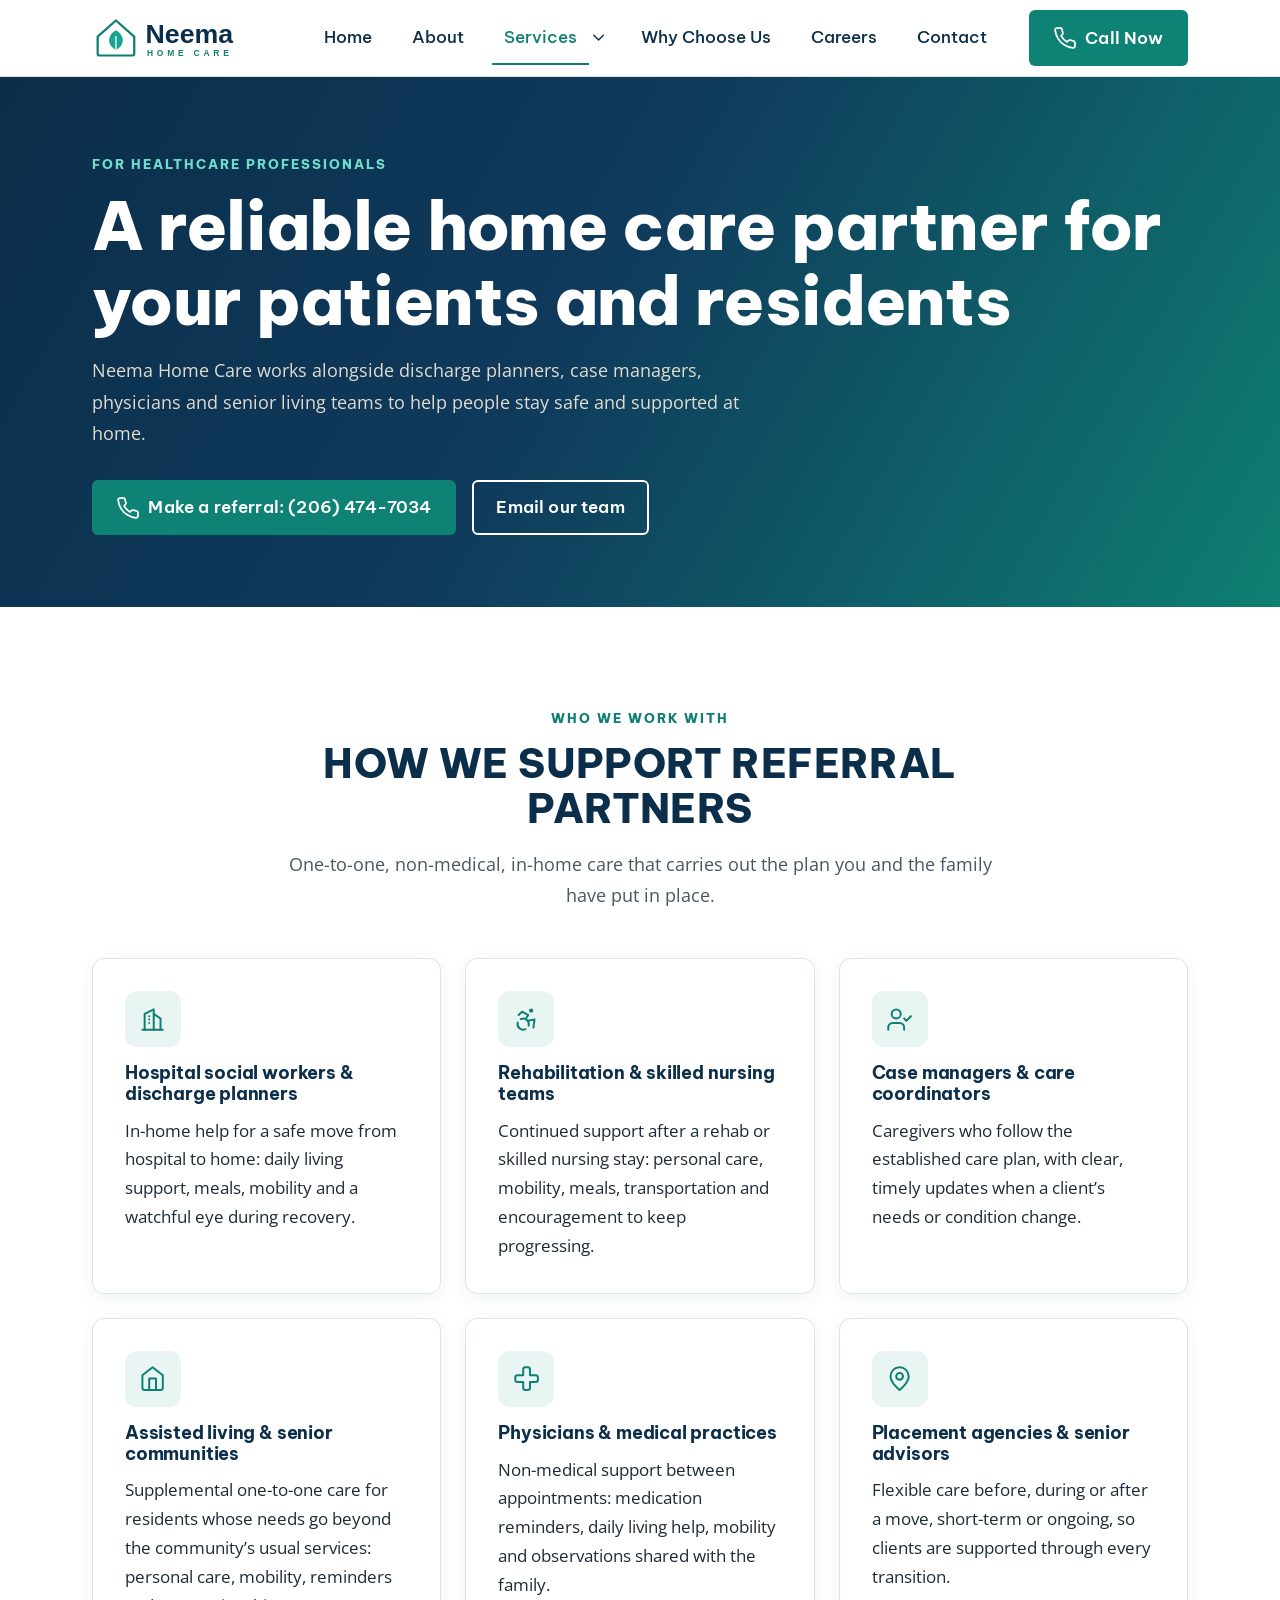
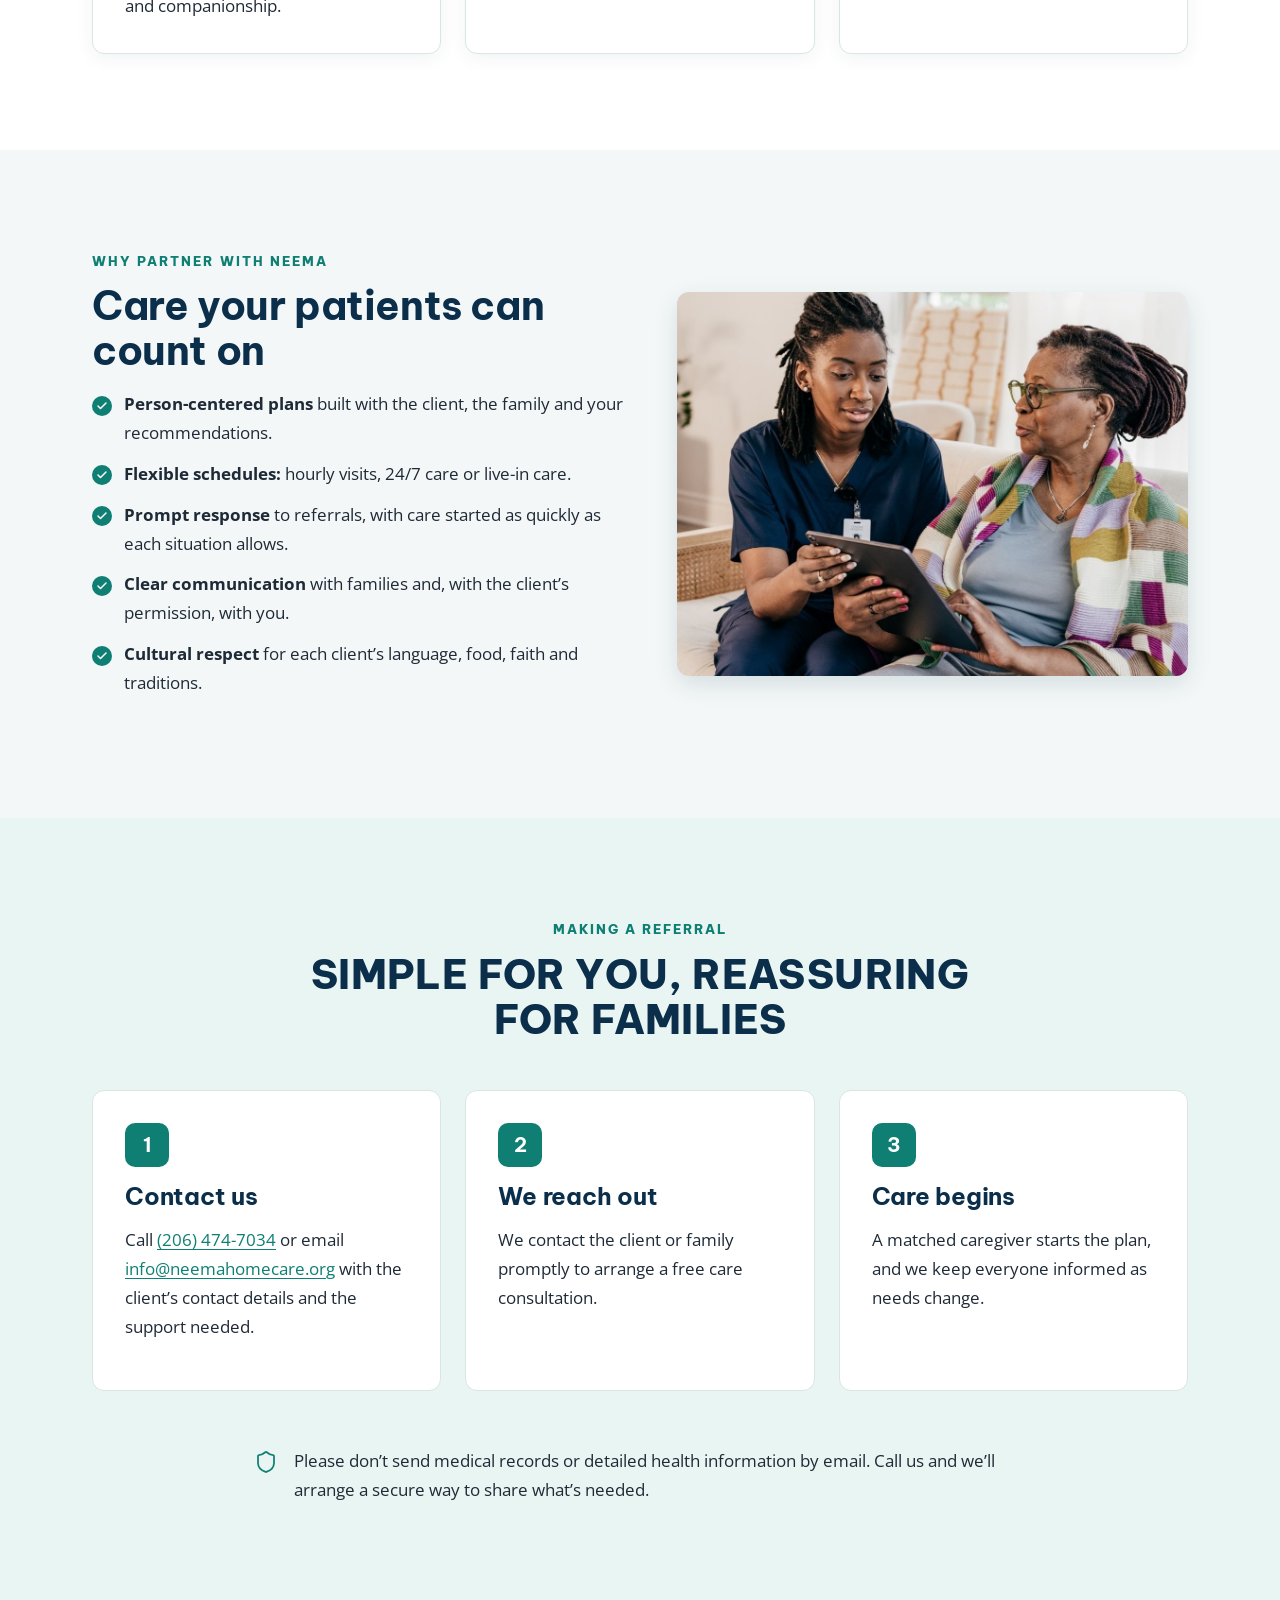
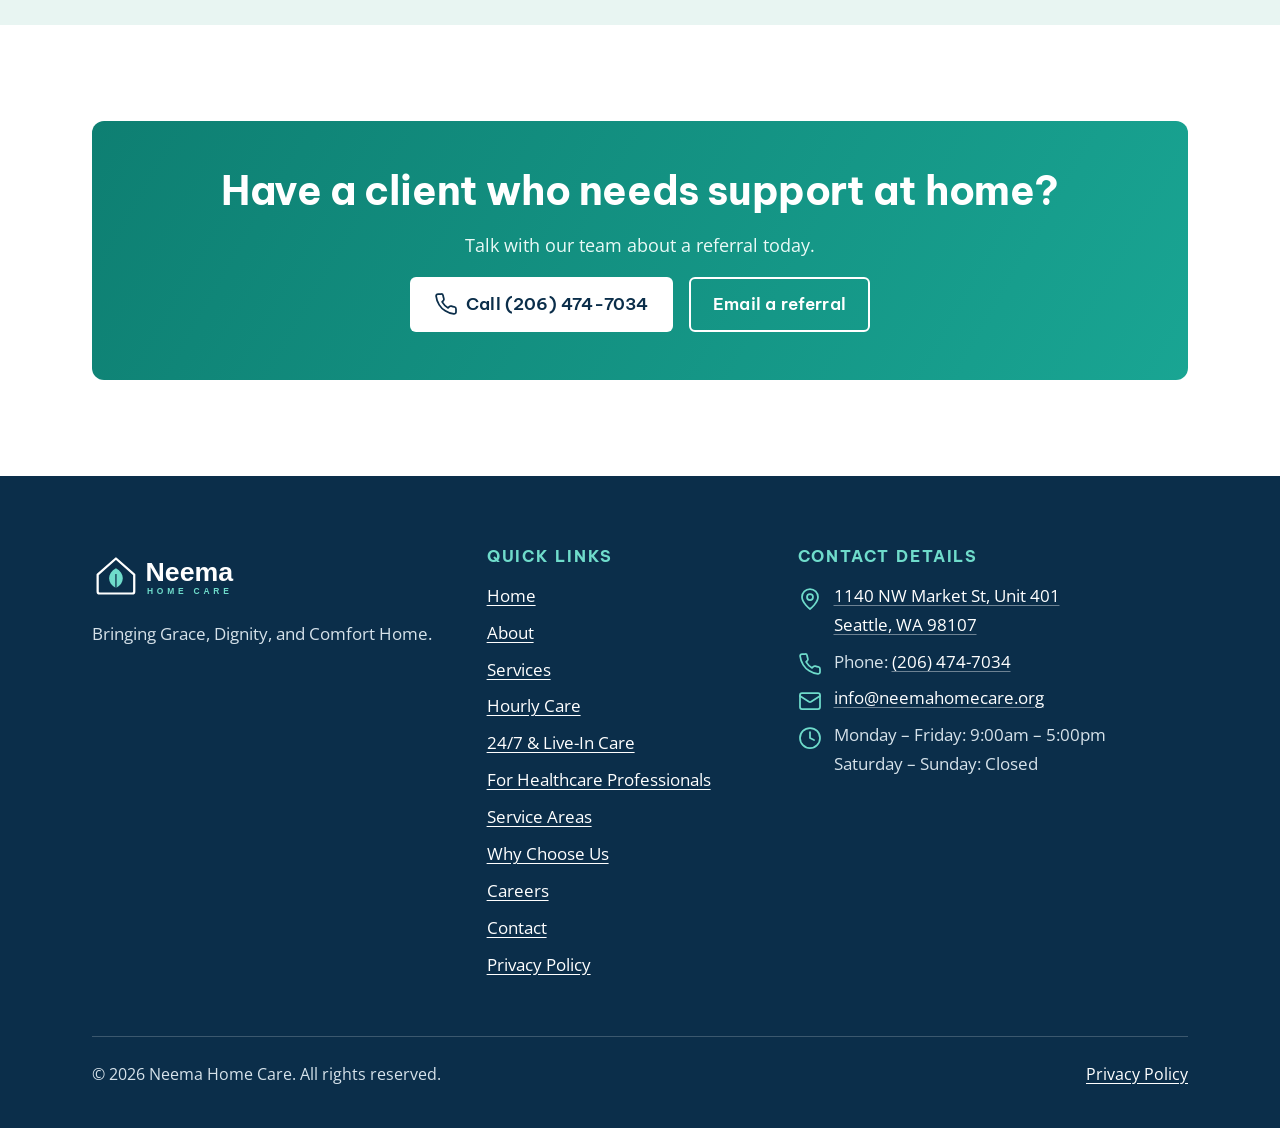
<file: healthcare-professionals.html>
<!DOCTYPE html>
<html lang="en">
<head>
  <meta charset="utf-8">
  <meta name="viewport" content="width=device-width, initial-scale=1">
  <title>For Healthcare Professionals | Neema Home Care Referrals</title>
  <meta name="description" content="Refer clients to Neema Home Care for non-medical in-home care in Greater Seattle. We partner with discharge planners, case managers and senior living teams.">
  <link rel="canonical" href="https://www.neemahomecare.org/healthcare-professionals.html">
  <meta property="og:type" content="website">
  <meta property="og:locale" content="en_US">
  <meta property="og:site_name" content="Neema Home Care">
  <meta property="og:title" content="For Healthcare Professionals | Neema Home Care Referrals">
  <meta property="og:description" content="Refer clients to Neema Home Care for non-medical in-home care in Greater Seattle. We partner with discharge planners, case managers and senior living teams.">
  <meta property="og:url" content="https://www.neemahomecare.org/healthcare-professionals.html">
  <meta property="og:image" content="https://www.neemahomecare.org/assets/images/caregiver-walk-outdoors.jpg">
  <meta name="twitter:card" content="summary_large_image">
  <meta name="theme-color" content="#0e7f72">
  <link rel="icon" type="image/svg+xml" href="assets/images/favicon.svg">
  <link rel="preconnect" href="https://fonts.googleapis.com">
  <link rel="preconnect" href="https://fonts.gstatic.com" crossorigin>
  <link href="https://fonts.googleapis.com/css2?family=Be+Vietnam+Pro:wght@500;600;700;800&family=Open+Sans:wght@400;600;700&display=swap" rel="stylesheet">
  <link rel="stylesheet" href="assets/css/variables.css">
  <link rel="stylesheet" href="assets/css/base.css">
  <link rel="stylesheet" href="assets/css/components.css">
  <link rel="stylesheet" href="assets/css/pages.css">
  <link rel="stylesheet" href="assets/css/responsive.css">
  <link rel="stylesheet" href="assets/css/theme.css">
  <script type="application/ld+json">
  {
    "@context": "https://schema.org",
    "@graph": [
      {
        "@type": "BreadcrumbList",
        "itemListElement": [
          {
            "@type": "ListItem",
            "position": 1,
            "name": "Home",
            "item": "https://www.neemahomecare.org/"
          },
          {
            "@type": "ListItem",
            "position": 2,
            "name": "Services",
            "item": "https://www.neemahomecare.org/services.html"
          },
          {
            "@type": "ListItem",
            "position": 3,
            "name": "For Healthcare Professionals",
            "item": "https://www.neemahomecare.org/healthcare-professionals.html"
          }
        ]
      }
    ]
  }
  </script>
</head>
<body>
<a class="skip-link" href="#main">Skip to main content</a>
<header class="site-header">
  <div class="container header-inner">
    <a class="brand" href="index.html" aria-label="Neema Home Care, home page">
      <img src="assets/images/logo.svg" alt="Neema Home Care" width="190" height="56">
    </a>
    <nav class="primary-nav" id="primary-nav" aria-label="Main">
      <ul>
        <li><a href="index.html">Home</a></li>
        <li><a href="about.html">About</a></li>
                <li class="has-sub">
          <a href="services.html" class="is-section">Services</a>
          <button class="sub-toggle" type="button" aria-expanded="false" aria-controls="sub-services"><svg class="icon" viewBox="0 0 24 24" aria-hidden="true" focusable="false"><path d="m6 9 6 6 6-6"/></svg><span class="sr-only">Show service pages</span></button>
          <ul class="sub-menu" id="sub-services">
            <li><a href="services.html">All services</a></li>
            <li><a href="hourly-care.html">Hourly care</a></li>
            <li><a href="live-in-care.html">24/7 &amp; live-in care</a></li>
            <li><a href="healthcare-professionals.html" aria-current="page">For healthcare professionals</a></li>
            <li><a href="service-areas.html">Service areas</a></li>
          </ul>
        </li>
        <li><a href="why-choose-us.html">Why Choose Us</a></li>
        <li><a href="careers.html">Careers</a></li>
        <li><a href="contact.html">Contact</a></li>
      </ul>
    </nav>
    <div class="header-actions">
      <a class="btn btn--accent header-call" href="tel:+12064747034"><svg class="icon" viewBox="0 0 24 24" aria-hidden="true" focusable="false"><path d="M22 16.92v3a2 2 0 0 1-2.18 2 19.79 19.79 0 0 1-8.63-3.07 19.5 19.5 0 0 1-6-6 19.79 19.79 0 0 1-3.07-8.67A2 2 0 0 1 4.11 2h3a2 2 0 0 1 2 1.72c.127.96.361 1.903.7 2.81a2 2 0 0 1-.45 2.11L8.09 9.91a16 16 0 0 0 6 6l1.27-1.27a2 2 0 0 1 2.11-.45c.907.339 1.85.573 2.81.7A2 2 0 0 1 22 16.92z"/></svg><span>Call Now</span></a>
      <button class="nav-toggle" type="button" aria-expanded="false" aria-controls="primary-nav">
        <svg class="icon icon-open" viewBox="0 0 24 24" aria-hidden="true" focusable="false"><line x1="4" x2="20" y1="12" y2="12"/><line x1="4" x2="20" y1="6" y2="6"/><line x1="4" x2="20" y1="18" y2="18"/></svg>
        <svg class="icon icon-close" viewBox="0 0 24 24" aria-hidden="true" focusable="false"><path d="M18 6 6 18"/><path d="m6 6 12 12"/></svg>
        <span class="nav-toggle-label">Menu</span>
      </button>
    </div>
  </div>
</header>
<main id="main">
<section class="page-hero" aria-labelledby="page-title">
  <div class="container">
    <span class="eyebrow">For healthcare professionals</span>
    <h1 id="page-title">A reliable home care partner for your patients and residents</h1>
    <p class="lead">Neema Home Care works alongside discharge planners, case managers, physicians and senior living teams to help people stay safe and supported at home.</p>
    <div class="btn-row">
      <a class="btn btn--accent" href="tel:+12064747034"><svg class="icon" viewBox="0 0 24 24" aria-hidden="true" focusable="false"><path d="M22 16.92v3a2 2 0 0 1-2.18 2 19.79 19.79 0 0 1-8.63-3.07 19.5 19.5 0 0 1-6-6 19.79 19.79 0 0 1-3.07-8.67A2 2 0 0 1 4.11 2h3a2 2 0 0 1 2 1.72c.127.96.361 1.903.7 2.81a2 2 0 0 1-.45 2.11L8.09 9.91a16 16 0 0 0 6 6l1.27-1.27a2 2 0 0 1 2.11-.45c.907.339 1.85.573 2.81.7A2 2 0 0 1 22 16.92z"/></svg> Make a referral: (206) 474-7034</a>
      <a class="btn btn--outline-light" href="mailto:info@neemahomecare.org?subject=Professional%20referral">Email our team</a>
    </div>
  </div>
</section>

<section class="section" aria-labelledby="partners-title">
  <div class="container">
    <div class="section-head section-head--center">
      <span class="eyebrow">Who we work with</span>
      <h2 id="partners-title">How we support referral partners</h2>
      <p class="lead">One-to-one, non-medical, in-home care that carries out the plan you and the family have put in place.</p>
    </div>
    <div class="card-grid card-grid--3">
      <article class="card" data-reveal>
        <span class="icon-badge"><svg class="icon" viewBox="0 0 24 24" aria-hidden="true" focusable="false"><path d="M3 21h18"/><path d="M5 21V7l8-4v18"/><path d="M19 21V11l-6-4"/><path d="M9 9v.01"/><path d="M9 12v.01"/><path d="M9 15v.01"/></svg></span>
        <h3>Hospital social workers &amp; discharge planners</h3>
        <p>In-home help for a safe move from hospital to home: daily living support, meals, mobility and a watchful eye during recovery.</p>
      </article>
      <article class="card" data-reveal>
        <span class="icon-badge"><svg class="icon" viewBox="0 0 24 24" aria-hidden="true" focusable="false"><circle cx="16" cy="4" r="1"/><path d="m18 19 1-7-6 1"/><path d="m5 8 3-3 5.5 3-2.36 3.5"/><path d="M4.24 14.5a5 5 0 0 0 6.88 6"/><path d="M13.76 17.5a5 5 0 0 0-6.88-6"/></svg></span>
        <h3>Rehabilitation &amp; skilled nursing teams</h3>
        <p>Continued support after a rehab or skilled nursing stay: personal care, mobility, meals, transportation and encouragement to keep progressing.</p>
      </article>
      <article class="card" data-reveal>
        <span class="icon-badge"><svg class="icon" viewBox="0 0 24 24" aria-hidden="true" focusable="false"><path d="M16 21v-2a4 4 0 0 0-4-4H6a4 4 0 0 0-4 4v2"/><circle cx="9" cy="7" r="4"/><polyline points="16 11 18 13 22 9"/></svg></span>
        <h3>Case managers &amp; care coordinators</h3>
        <p>Caregivers who follow the established care plan, with clear, timely updates when a client&rsquo;s needs or condition change.</p>
      </article>
      <article class="card" data-reveal>
        <span class="icon-badge"><svg class="icon" viewBox="0 0 24 24" aria-hidden="true" focusable="false"><path d="m3 9 9-7 9 7v11a2 2 0 0 1-2 2H5a2 2 0 0 1-2-2z"/><polyline points="9 22 9 12 15 12 15 22"/></svg></span>
        <h3>Assisted living &amp; senior communities</h3>
        <p>Supplemental one-to-one care for residents whose needs go beyond the community&rsquo;s usual services: personal care, mobility, reminders and companionship.</p>
      </article>
      <article class="card" data-reveal>
        <span class="icon-badge"><svg class="icon" viewBox="0 0 24 24" aria-hidden="true" focusable="false"><path d="M11 2a2 2 0 0 0-2 2v5H4a2 2 0 0 0-2 2v2c0 1.1.9 2 2 2h5v5c0 1.1.9 2 2 2h2a2 2 0 0 0 2-2v-5h5a2 2 0 0 0 2-2v-2a2 2 0 0 0-2-2h-5V4a2 2 0 0 0-2-2h-2z"/></svg></span>
        <h3>Physicians &amp; medical practices</h3>
        <p>Non-medical support between appointments: medication reminders, daily living help, mobility and observations shared with the family.</p>
      </article>
      <article class="card" data-reveal>
        <span class="icon-badge"><svg class="icon" viewBox="0 0 24 24" aria-hidden="true" focusable="false"><path d="M20 10c0 6-8 12-8 12s-8-6-8-12a8 8 0 0 1 16 0Z"/><circle cx="12" cy="10" r="3"/></svg></span>
        <h3>Placement agencies &amp; senior advisors</h3>
        <p>Flexible care before, during or after a move, short-term or ongoing, so clients are supported through every transition.</p>
      </article>
    </div>
  </div>
</section>

<section class="section section--alt" aria-labelledby="why-title">
  <div class="container split">
    <div data-reveal>
      <span class="eyebrow">Why partner with Neema</span>
      <h2 id="why-title">Care your patients can count on</h2>
      <ul class="check-list">
        <li><strong>Person-centered plans</strong> built with the client, the family and your recommendations.</li>
        <li><strong>Flexible schedules:</strong> hourly visits, 24/7 care or live-in care.</li>
        <li><strong>Prompt response</strong> to referrals, with care started as quickly as each situation allows.</li>
        <li><strong>Clear communication</strong> with families and, with the client&rsquo;s permission, with you.</li>
        <li><strong>Cultural respect</strong> for each client&rsquo;s language, food, faith and traditions.</li>
      </ul>
    </div>
    <div class="media-frame split-media" data-reveal>
      <img src="assets/images/caregiver-tablet-visit.jpg" alt="A caregiver reviews information on a tablet with an older woman at home" width="1080" height="1080" loading="lazy" style="object-position:50% 40%">
    </div>
  </div>
</section>

<section class="section section--sage" aria-labelledby="how-title">
  <div class="container">
    <div class="section-head section-head--center">
      <span class="eyebrow">Making a referral</span>
      <h2 id="how-title">Simple for you, reassuring for families</h2>
    </div>
    <ol class="steps">
      <li class="step" data-reveal><h3>Contact us</h3><p>Call <a href="tel:+12064747034">(206) 474-7034</a> or email <a href="mailto:info@neemahomecare.org?subject=Professional%20referral">info@neemahomecare.org</a> with the client&rsquo;s contact details and the support needed.</p></li>
      <li class="step" data-reveal><h3>We reach out</h3><p>We contact the client or family promptly to arrange a free care consultation.</p></li>
      <li class="step" data-reveal><h3>Care begins</h3><p>A matched caregiver starts the plan, and we keep everyone informed as needs change.</p></li>
    </ol>
    <div class="note referral-note" data-reveal>
      <svg class="icon" viewBox="0 0 24 24" aria-hidden="true" focusable="false"><path d="M20 13c0 5-3.5 7.5-7.66 8.95a1 1 0 0 1-.67-.01C7.5 20.5 4 18 4 13V6a1 1 0 0 1 1-1c2 0 4.5-1.2 6.24-2.72a1.17 1.17 0 0 1 1.52 0C14.51 3.81 17 5 19 5a1 1 0 0 1 1 1z"/></svg>
      <p>Please don&rsquo;t send medical records or detailed health information by email. Call us and we&rsquo;ll arrange a secure way to share what&rsquo;s needed.</p>
    </div>
  </div>
</section>

<section class="section" aria-labelledby="cta-title">
  <div class="container">
    <div class="cta-banner" data-reveal>
      <h2 id="cta-title">Have a client who needs support at home?</h2>
      <p class="lead">Talk with our team about a referral today.</p>
      <div class="btn-row">
        <a class="btn btn--light" href="tel:+12064747034"><svg class="icon" viewBox="0 0 24 24" aria-hidden="true" focusable="false"><path d="M22 16.92v3a2 2 0 0 1-2.18 2 19.79 19.79 0 0 1-8.63-3.07 19.5 19.5 0 0 1-6-6 19.79 19.79 0 0 1-3.07-8.67A2 2 0 0 1 4.11 2h3a2 2 0 0 1 2 1.72c.127.96.361 1.903.7 2.81a2 2 0 0 1-.45 2.11L8.09 9.91a16 16 0 0 0 6 6l1.27-1.27a2 2 0 0 1 2.11-.45c.907.339 1.85.573 2.81.7A2 2 0 0 1 22 16.92z"/></svg> Call (206) 474-7034</a>
        <a class="btn btn--outline-light" href="mailto:info@neemahomecare.org?subject=Professional%20referral">Email a referral</a>
      </div>
    </div>
  </div>
</section>
</main>
</main>
<footer class="site-footer">
  <div class="container">
    <div class="footer-grid">
      <div>
        <a class="footer-logo" href="index.html" aria-label="Neema Home Care, home page"><img src="assets/images/logo-light.svg" alt="Neema Home Care" width="190" height="56" loading="lazy"></a>
        <p>Bringing Grace, Dignity, and Comfort Home.</p>
      </div>
      <div>
        <h2>Quick links</h2>
        <ul class="footer-list">
          <li><a href="index.html">Home</a></li>
          <li><a href="about.html">About</a></li>
          <li><a href="services.html">Services</a></li>
          <li><a href="hourly-care.html">Hourly Care</a></li>
          <li><a href="live-in-care.html">24/7 &amp; Live-In Care</a></li>
          <li><a href="healthcare-professionals.html">For Healthcare Professionals</a></li>
          <li><a href="service-areas.html">Service Areas</a></li>
          <li><a href="why-choose-us.html">Why Choose Us</a></li>
          <li><a href="careers.html">Careers</a></li>
          <li><a href="contact.html">Contact</a></li>
          <li><a href="privacy-policy.html">Privacy Policy</a></li>
        </ul>
      </div>
      <div>
        <h2>Contact details</h2>
        <ul class="footer-list footer-contact">
          <li><svg class="icon" viewBox="0 0 24 24" aria-hidden="true" focusable="false"><path d="M20 10c0 6-8 12-8 12s-8-6-8-12a8 8 0 0 1 16 0Z"/><circle cx="12" cy="10" r="3"/></svg><a href="https://www.google.com/maps/search/?api=1&amp;query=1140%20NW%20Market%20St%20Unit%20401%2C%20Seattle%2C%20WA%2098107" target="_blank" rel="noopener">1140 NW Market St, Unit 401<br>Seattle, WA 98107<span class="sr-only"> (opens Google Maps in a new tab)</span></a></li>
          <li><svg class="icon" viewBox="0 0 24 24" aria-hidden="true" focusable="false"><path d="M22 16.92v3a2 2 0 0 1-2.18 2 19.79 19.79 0 0 1-8.63-3.07 19.5 19.5 0 0 1-6-6 19.79 19.79 0 0 1-3.07-8.67A2 2 0 0 1 4.11 2h3a2 2 0 0 1 2 1.72c.127.96.361 1.903.7 2.81a2 2 0 0 1-.45 2.11L8.09 9.91a16 16 0 0 0 6 6l1.27-1.27a2 2 0 0 1 2.11-.45c.907.339 1.85.573 2.81.7A2 2 0 0 1 22 16.92z"/></svg><span>Phone: <a href="tel:+12064747034">(206) 474-7034</a></span></li>
          <li><svg class="icon" viewBox="0 0 24 24" aria-hidden="true" focusable="false"><rect width="20" height="16" x="2" y="4" rx="2"/><path d="m22 7-8.97 5.7a1.94 1.94 0 0 1-2.06 0L2 7"/></svg><a href="mailto:info@neemahomecare.org">info@neemahomecare.org</a></li>
          <li><svg class="icon" viewBox="0 0 24 24" aria-hidden="true" focusable="false"><circle cx="12" cy="12" r="10"/><polyline points="12 6 12 12 16 14"/></svg><span>Monday &ndash; Friday: 9:00am &ndash; 5:00pm<br>Saturday &ndash; Sunday: Closed</span></li>
        </ul>
      </div>
    </div>
    <div class="footer-bottom">
      <p>&copy; <span data-year>2026</span> Neema Home Care. All rights reserved.</p>
      <p><a href="privacy-policy.html">Privacy Policy</a></p>
    </div>
  </div>
</footer>
<nav class="mobile-cta" aria-label="Quick actions">
  <a class="mobile-cta__btn" href="tel:+12064747034"><svg class="icon" viewBox="0 0 24 24" aria-hidden="true" focusable="false"><path d="M22 16.92v3a2 2 0 0 1-2.18 2 19.79 19.79 0 0 1-8.63-3.07 19.5 19.5 0 0 1-6-6 19.79 19.79 0 0 1-3.07-8.67A2 2 0 0 1 4.11 2h3a2 2 0 0 1 2 1.72c.127.96.361 1.903.7 2.81a2 2 0 0 1-.45 2.11L8.09 9.91a16 16 0 0 0 6 6l1.27-1.27a2 2 0 0 1 2.11-.45c.907.339 1.85.573 2.81.7A2 2 0 0 1 22 16.92z"/></svg><span>Call Now</span></a>
  <a class="mobile-cta__btn mobile-cta__btn--accent" href="contact.html#consultation"><svg class="icon" viewBox="0 0 24 24" aria-hidden="true" focusable="false"><path d="M5 12h14"/><path d="m12 5 7 7-7 7"/></svg><span>Get Started</span></a>
</nav>
<script src="assets/js/main.js" defer></script>
<script src="assets/js/animations.js" defer></script>
</body>
</html>
</file>
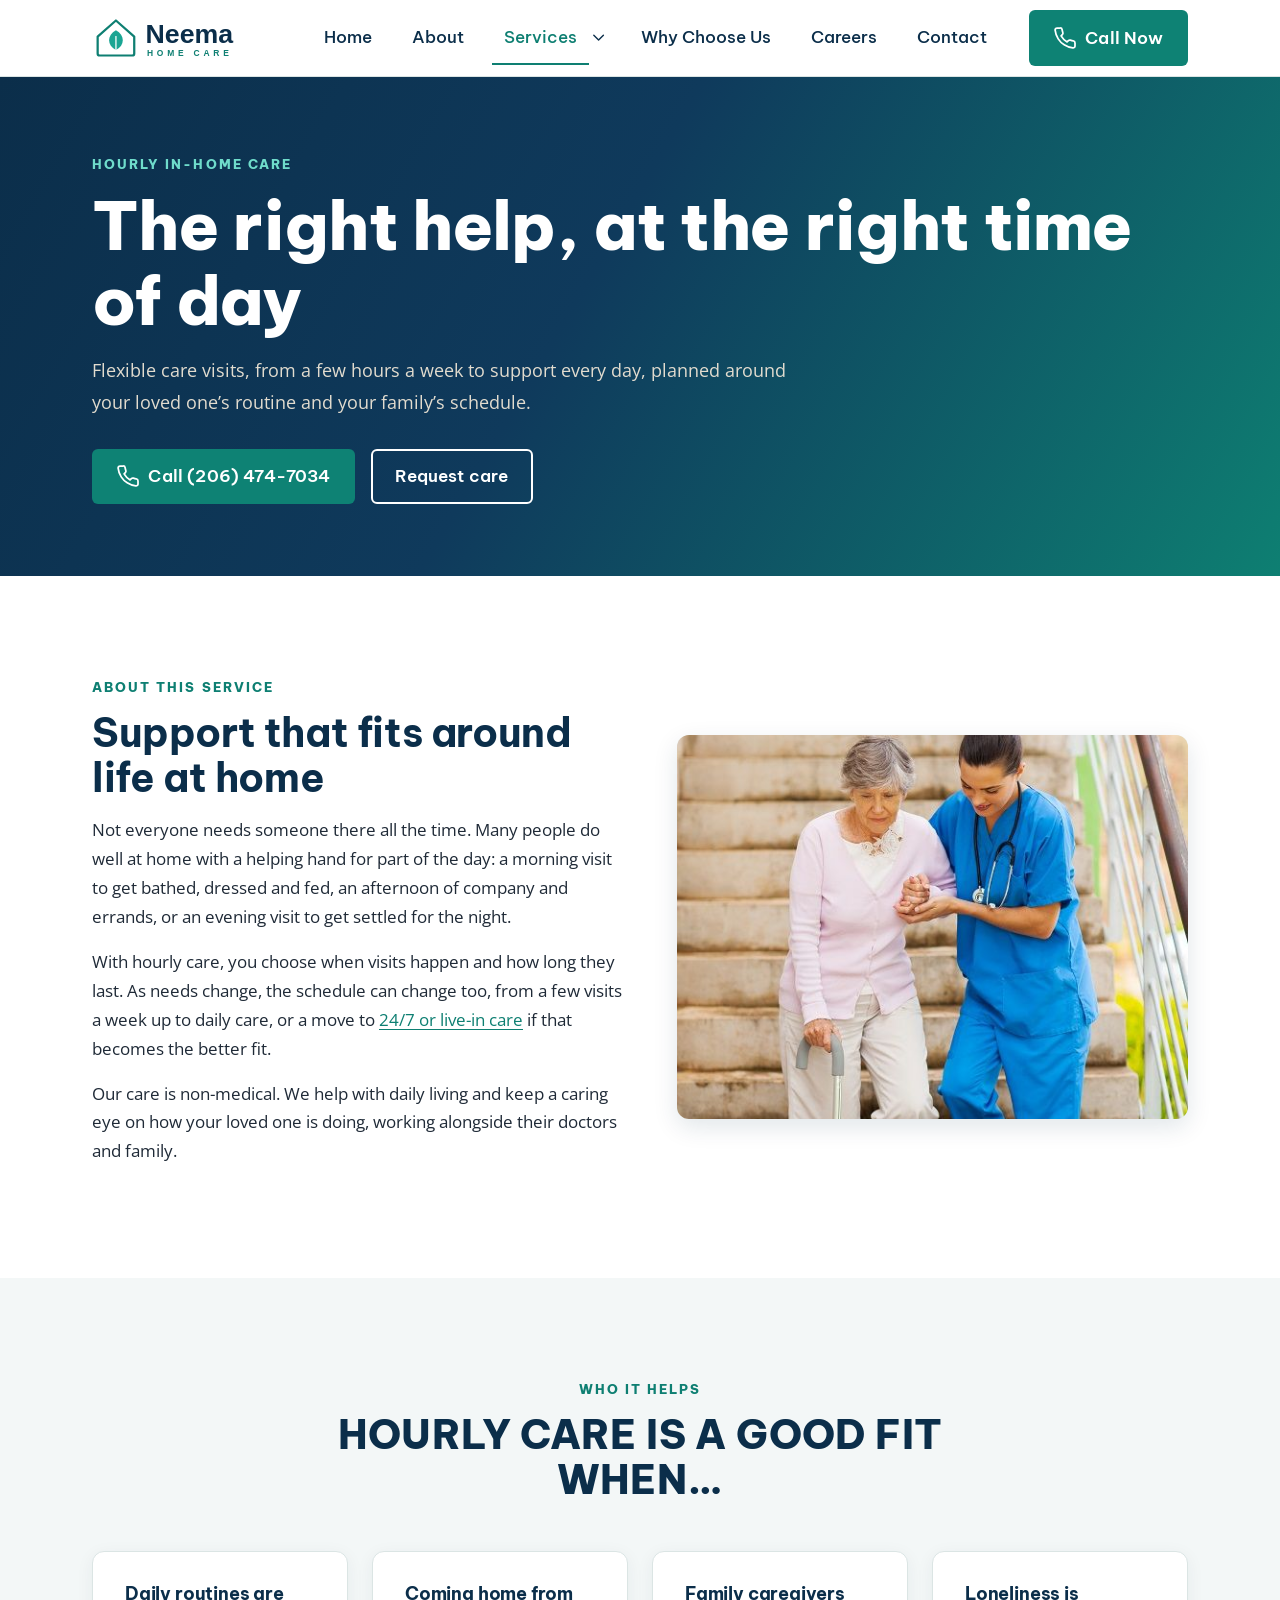
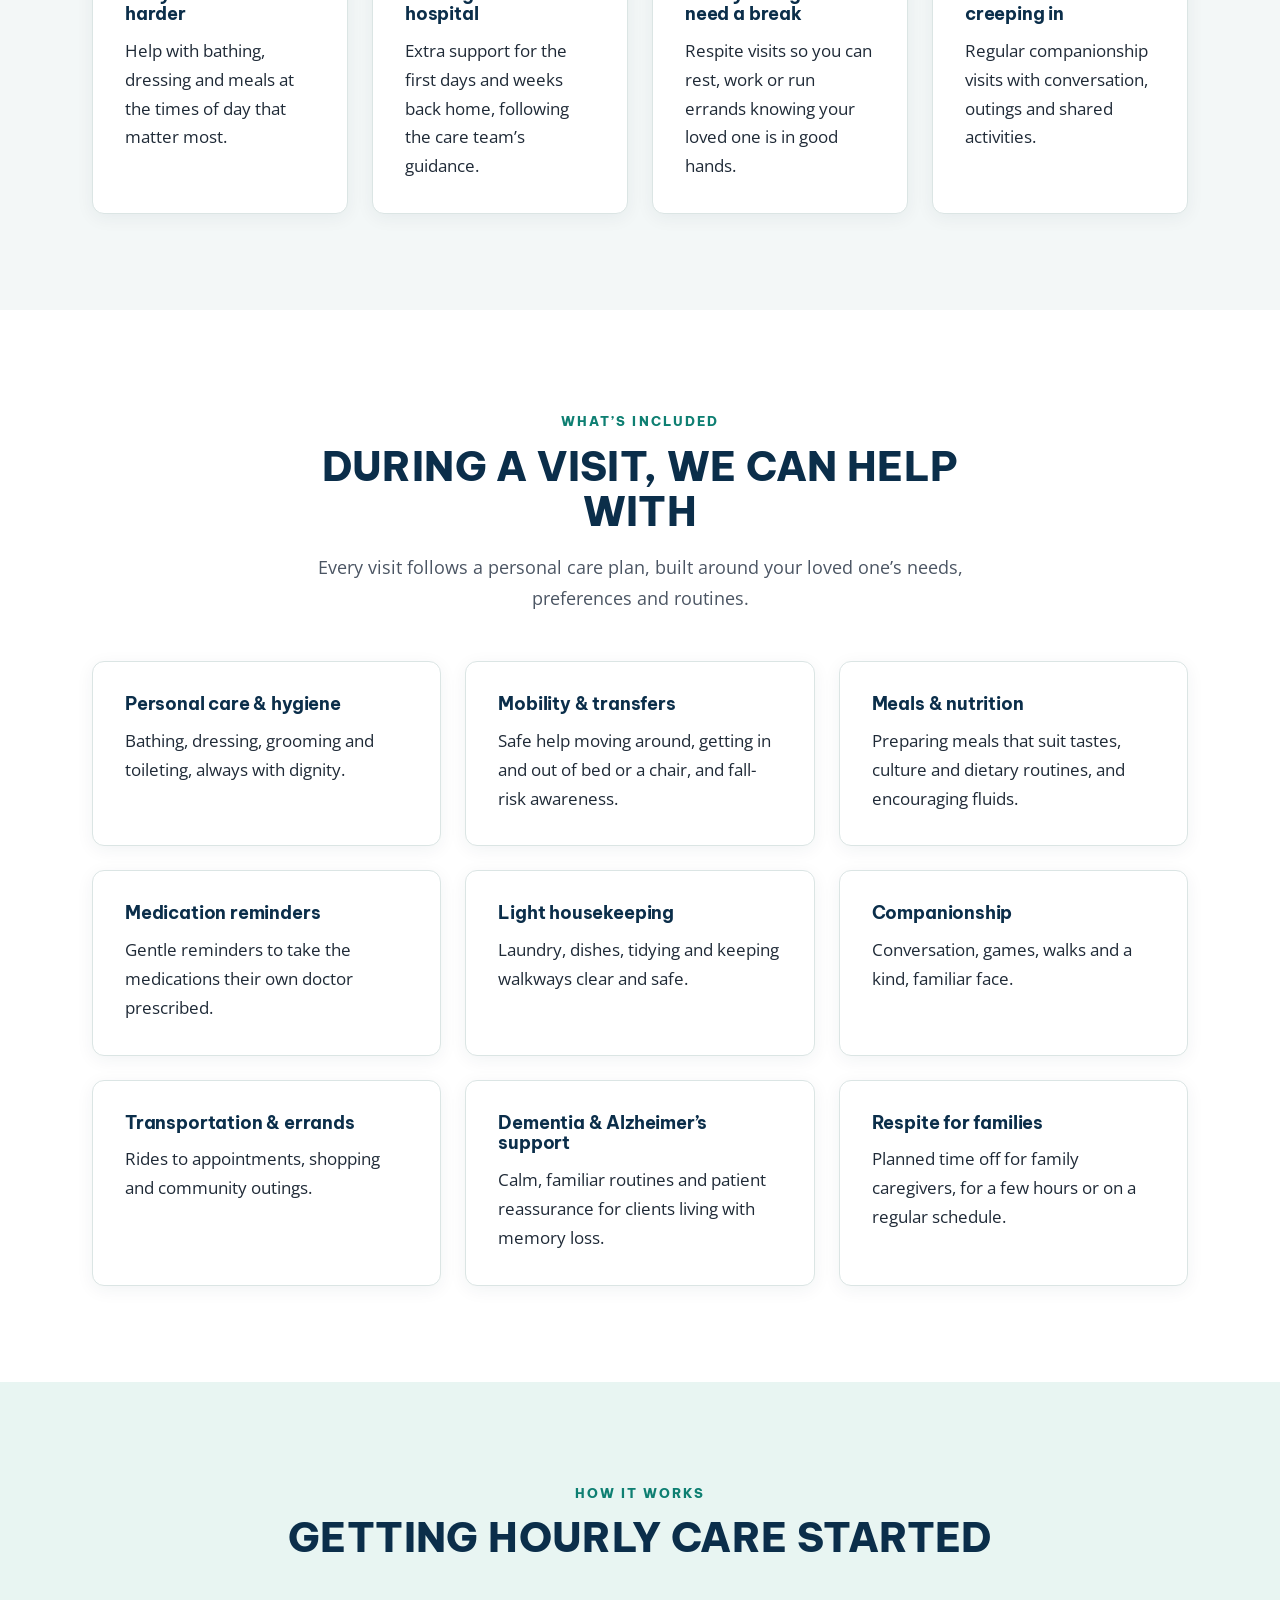
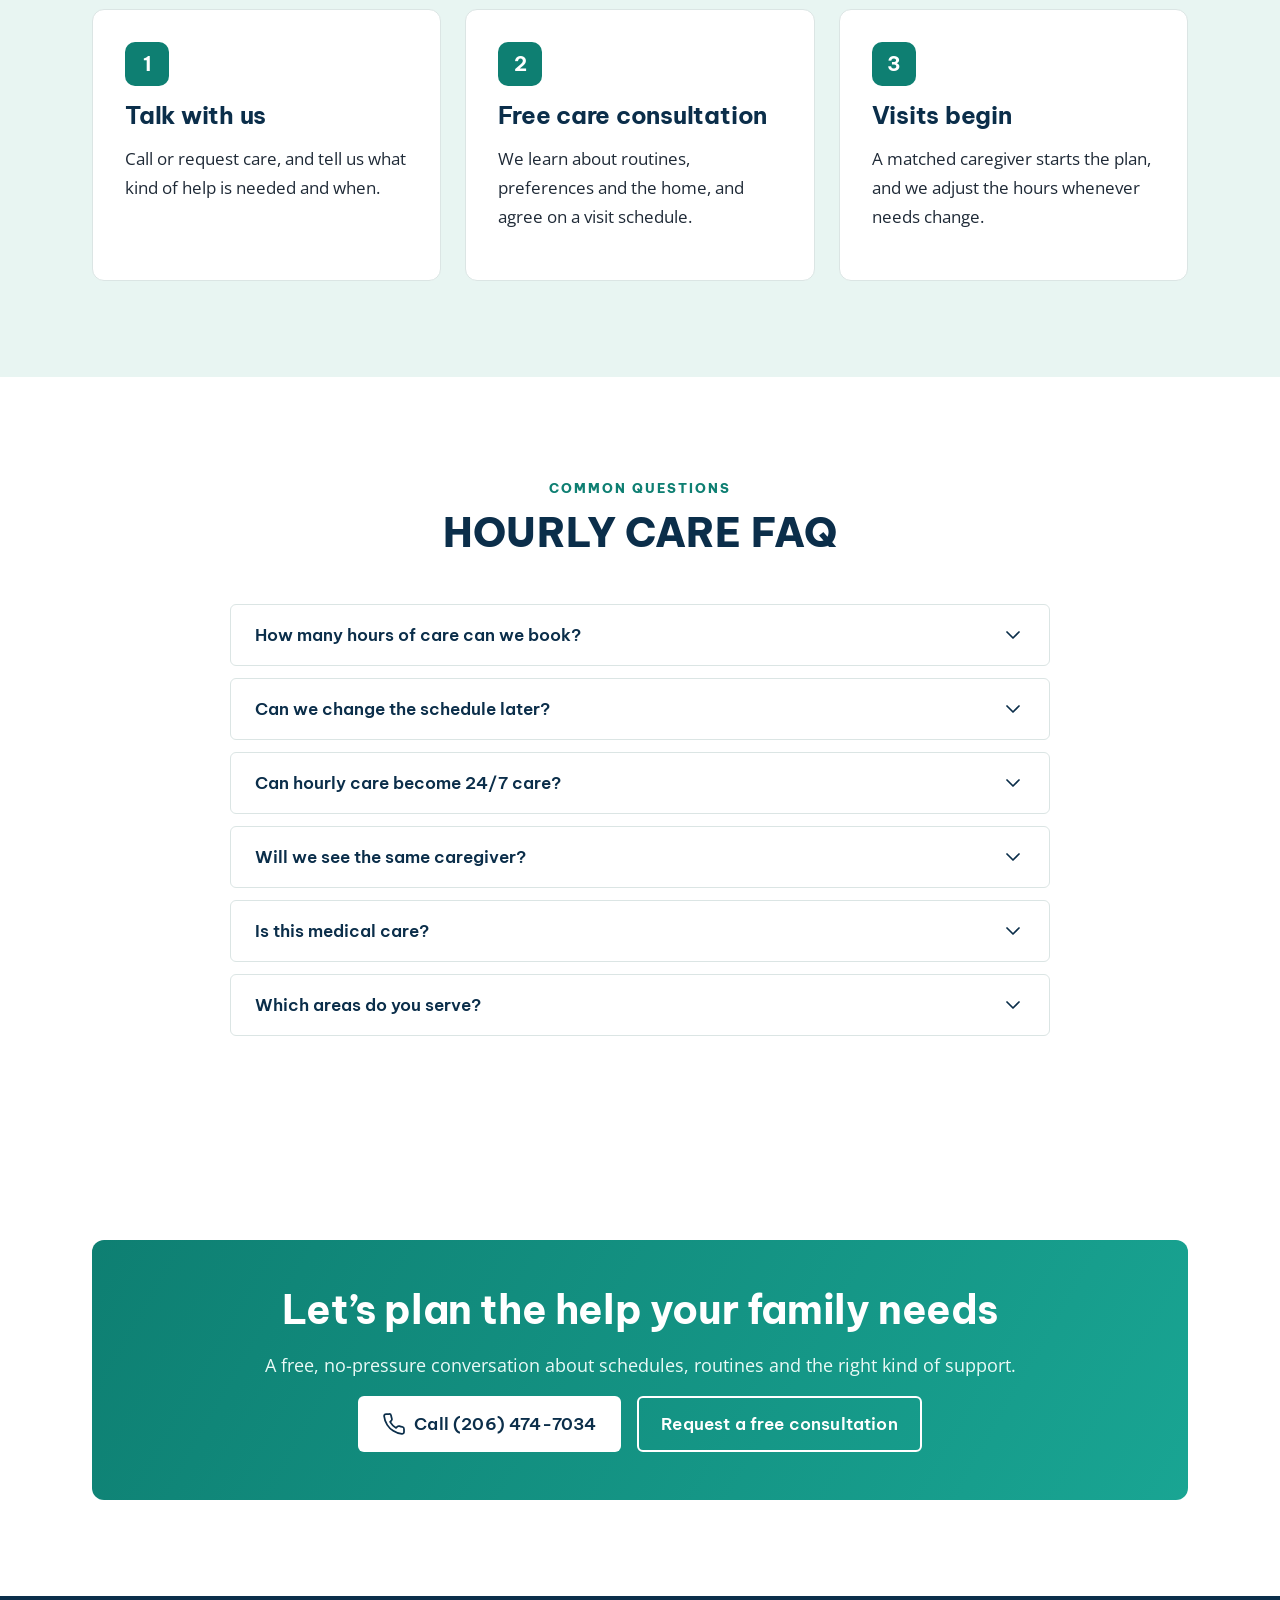
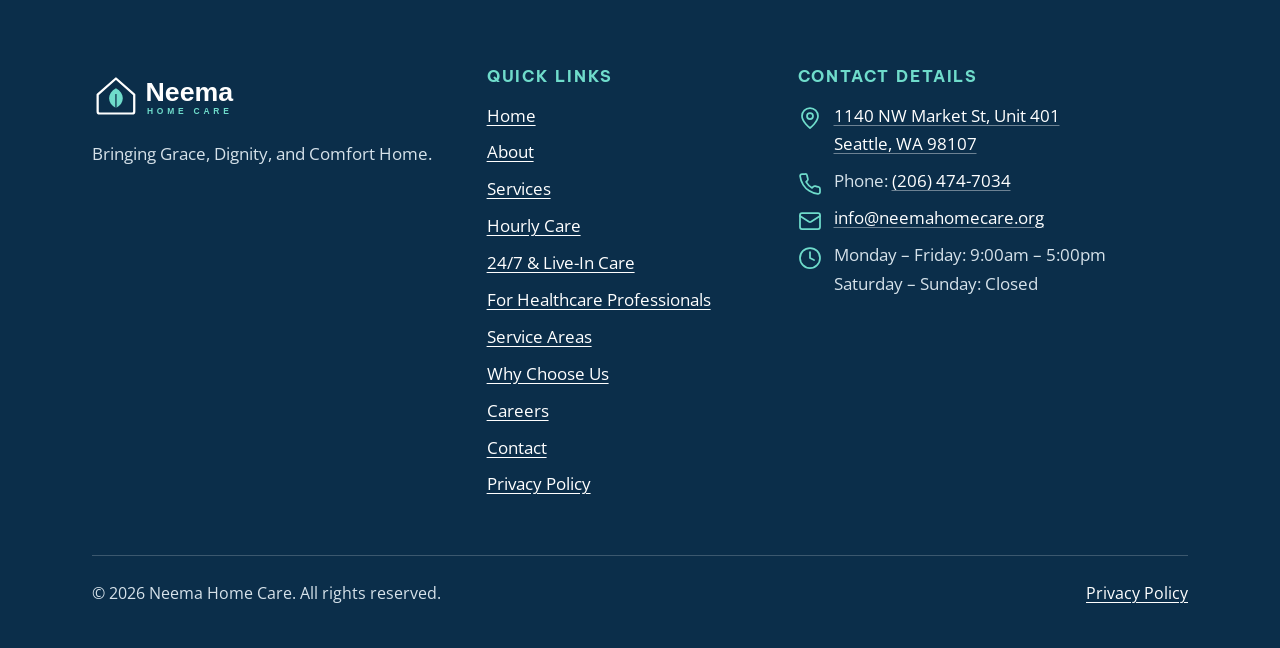
<file: hourly-care.html>
<!DOCTYPE html>
<html lang="en">
<head>
  <meta charset="utf-8">
  <meta name="viewport" content="width=device-width, initial-scale=1">
  <title>Hourly In-Home Care in Seattle | Neema Home Care</title>
  <meta name="description" content="Flexible hourly home care visits in Seattle and Greater Seattle: personal care, meals, companionship, errands and respite. Call (206) 474-7034.">
  <link rel="canonical" href="https://www.neemahomecare.org/hourly-care.html">
  <meta property="og:type" content="website">
  <meta property="og:locale" content="en_US">
  <meta property="og:site_name" content="Neema Home Care">
  <meta property="og:title" content="Hourly In-Home Care in Seattle | Neema Home Care">
  <meta property="og:description" content="Flexible hourly home care visits in Seattle and Greater Seattle: personal care, meals, companionship, errands and respite. Call (206) 474-7034.">
  <meta property="og:url" content="https://www.neemahomecare.org/hourly-care.html">
  <meta property="og:image" content="https://www.neemahomecare.org/assets/images/caregiver-walk-outdoors.jpg">
  <meta name="twitter:card" content="summary_large_image">
  <meta name="theme-color" content="#0e7f72">
  <link rel="icon" type="image/svg+xml" href="assets/images/favicon.svg">
  <link rel="preconnect" href="https://fonts.googleapis.com">
  <link rel="preconnect" href="https://fonts.gstatic.com" crossorigin>
  <link href="https://fonts.googleapis.com/css2?family=Be+Vietnam+Pro:wght@500;600;700;800&family=Open+Sans:wght@400;600;700&display=swap" rel="stylesheet">
  <link rel="stylesheet" href="assets/css/variables.css">
  <link rel="stylesheet" href="assets/css/base.css">
  <link rel="stylesheet" href="assets/css/components.css">
  <link rel="stylesheet" href="assets/css/pages.css">
  <link rel="stylesheet" href="assets/css/responsive.css">
  <link rel="stylesheet" href="assets/css/theme.css">
  <script type="application/ld+json">
  {
    "@context": "https://schema.org",
    "@graph": [
      {
        "@type": "BreadcrumbList",
        "itemListElement": [
          {
            "@type": "ListItem",
            "position": 1,
            "name": "Home",
            "item": "https://www.neemahomecare.org/"
          },
          {
            "@type": "ListItem",
            "position": 2,
            "name": "Services",
            "item": "https://www.neemahomecare.org/services.html"
          },
          {
            "@type": "ListItem",
            "position": 3,
            "name": "Hourly Care",
            "item": "https://www.neemahomecare.org/hourly-care.html"
          }
        ]
      },
      {
        "@type": "Service",
        "name": "Hourly in-home care",
        "serviceType": "Non-medical home care",
        "description": "Flexible, non-medical in-home care visits: personal care, mobility support, meals, medication reminders, housekeeping, companionship and respite.",
        "provider": {
          "@id": "https://www.neemahomecare.org/#organization"
        },
        "areaServed": {
          "@type": "City",
          "name": "Seattle"
        },
        "url": "https://www.neemahomecare.org/hourly-care.html"
      },
      {
        "@type": "FAQPage",
        "mainEntity": [
          {
            "@type": "Question",
            "name": "How many hours of care can we book?",
            "acceptedAnswer": {
              "@type": "Answer",
              "text": "It depends on what your loved one needs. Some families start with a few visits a week; others want help every day. We’ll talk through visit lengths and options during your free consultation."
            }
          },
          {
            "@type": "Question",
            "name": "Can we change the schedule later?",
            "acceptedAnswer": {
              "@type": "Answer",
              "text": "Yes. Add hours, reduce them or change the days. Care plans are meant to change as needs do."
            }
          },
          {
            "@type": "Question",
            "name": "Can hourly care become 24/7 care?",
            "acceptedAnswer": {
              "@type": "Answer",
              "text": "Yes. If your loved one needs more support over time, we can move to round-the-clock or live-in care."
            }
          },
          {
            "@type": "Question",
            "name": "Will we see the same caregiver?",
            "acceptedAnswer": {
              "@type": "Answer",
              "text": "We aim for consistency so your loved one builds trust with familiar faces. If a caregiver is away, we arrange cover and keep you informed."
            }
          },
          {
            "@type": "Question",
            "name": "Is this medical care?",
            "acceptedAnswer": {
              "@type": "Answer",
              "text": "No. Our care is non-medical: help with daily living, safety and companionship. We do not provide nursing or medical treatment."
            }
          },
          {
            "@type": "Question",
            "name": "Which areas do you serve?",
            "acceptedAnswer": {
              "@type": "Answer",
              "text": "Seattle and communities across Greater Seattle. See our service areas, or call us if you don’t see your neighborhood."
            }
          }
        ]
      }
    ]
  }
  </script>
</head>
<body>
<a class="skip-link" href="#main">Skip to main content</a>
<header class="site-header">
  <div class="container header-inner">
    <a class="brand" href="index.html" aria-label="Neema Home Care, home page">
      <img src="assets/images/logo.svg" alt="Neema Home Care" width="190" height="56">
    </a>
    <nav class="primary-nav" id="primary-nav" aria-label="Main">
      <ul>
        <li><a href="index.html">Home</a></li>
        <li><a href="about.html">About</a></li>
                <li class="has-sub">
          <a href="services.html" class="is-section">Services</a>
          <button class="sub-toggle" type="button" aria-expanded="false" aria-controls="sub-services"><svg class="icon" viewBox="0 0 24 24" aria-hidden="true" focusable="false"><path d="m6 9 6 6 6-6"/></svg><span class="sr-only">Show service pages</span></button>
          <ul class="sub-menu" id="sub-services">
            <li><a href="services.html">All services</a></li>
            <li><a href="hourly-care.html" aria-current="page">Hourly care</a></li>
            <li><a href="live-in-care.html">24/7 &amp; live-in care</a></li>
            <li><a href="healthcare-professionals.html">For healthcare professionals</a></li>
            <li><a href="service-areas.html">Service areas</a></li>
          </ul>
        </li>
        <li><a href="why-choose-us.html">Why Choose Us</a></li>
        <li><a href="careers.html">Careers</a></li>
        <li><a href="contact.html">Contact</a></li>
      </ul>
    </nav>
    <div class="header-actions">
      <a class="btn btn--accent header-call" href="tel:+12064747034"><svg class="icon" viewBox="0 0 24 24" aria-hidden="true" focusable="false"><path d="M22 16.92v3a2 2 0 0 1-2.18 2 19.79 19.79 0 0 1-8.63-3.07 19.5 19.5 0 0 1-6-6 19.79 19.79 0 0 1-3.07-8.67A2 2 0 0 1 4.11 2h3a2 2 0 0 1 2 1.72c.127.96.361 1.903.7 2.81a2 2 0 0 1-.45 2.11L8.09 9.91a16 16 0 0 0 6 6l1.27-1.27a2 2 0 0 1 2.11-.45c.907.339 1.85.573 2.81.7A2 2 0 0 1 22 16.92z"/></svg><span>Call Now</span></a>
      <button class="nav-toggle" type="button" aria-expanded="false" aria-controls="primary-nav">
        <svg class="icon icon-open" viewBox="0 0 24 24" aria-hidden="true" focusable="false"><line x1="4" x2="20" y1="12" y2="12"/><line x1="4" x2="20" y1="6" y2="6"/><line x1="4" x2="20" y1="18" y2="18"/></svg>
        <svg class="icon icon-close" viewBox="0 0 24 24" aria-hidden="true" focusable="false"><path d="M18 6 6 18"/><path d="m6 6 12 12"/></svg>
        <span class="nav-toggle-label">Menu</span>
      </button>
    </div>
  </div>
</header>
<main id="main">
<section class="page-hero" aria-labelledby="page-title">
  <div class="container">
    <span class="eyebrow">Hourly in-home care</span>
    <h1 id="page-title">The right help, at the right time of day</h1>
    <p class="lead">Flexible care visits, from a few hours a week to support every day, planned around your loved one&rsquo;s routine and your family&rsquo;s schedule.</p>
    <div class="btn-row">
      <a class="btn btn--accent" href="tel:+12064747034"><svg class="icon" viewBox="0 0 24 24" aria-hidden="true" focusable="false"><path d="M22 16.92v3a2 2 0 0 1-2.18 2 19.79 19.79 0 0 1-8.63-3.07 19.5 19.5 0 0 1-6-6 19.79 19.79 0 0 1-3.07-8.67A2 2 0 0 1 4.11 2h3a2 2 0 0 1 2 1.72c.127.96.361 1.903.7 2.81a2 2 0 0 1-.45 2.11L8.09 9.91a16 16 0 0 0 6 6l1.27-1.27a2 2 0 0 1 2.11-.45c.907.339 1.85.573 2.81.7A2 2 0 0 1 22 16.92z"/></svg> Call (206) 474-7034</a>
      <a class="btn btn--outline-light" href="contact.html#consultation">Request care</a>
    </div>
  </div>
</section>

<section class="section" aria-labelledby="about-title">
  <div class="container split">
    <div data-reveal>
      <span class="eyebrow">About this service</span>
      <h2 id="about-title">Support that fits around life at home</h2>
      <p>Not everyone needs someone there all the time. Many people do well at home with a helping hand for part of the day: a morning visit to get bathed, dressed and fed, an afternoon of company and errands, or an evening visit to get settled for the night.</p>
      <p>With hourly care, you choose when visits happen and how long they last. As needs change, the schedule can change too, from a few visits a week up to daily care, or a move to <a href="live-in-care.html">24/7 or live-in care</a> if that becomes the better fit.</p>
      <p>Our care is non-medical. We help with daily living and keep a caring eye on how your loved one is doing, working alongside their doctors and family.</p>
    </div>
    <div class="media-frame split-media" data-reveal>
      <img src="assets/images/caregiver-stairs-support.jpg" alt="A caregiver holds an older woman&rsquo;s arm as she walks down outdoor steps with a cane" width="533" height="800" loading="lazy" style="object-position:50% 30%">
    </div>
  </div>
</section>

<section class="section section--alt" aria-labelledby="who-title">
  <div class="container">
    <div class="section-head section-head--center">
      <span class="eyebrow">Who it helps</span>
      <h2 id="who-title">Hourly care is a good fit when&hellip;</h2>
    </div>
    <div class="card-grid card-grid--4">
      <article class="card" data-reveal><h3>Daily routines are harder</h3><p>Help with bathing, dressing and meals at the times of day that matter most.</p></article>
      <article class="card" data-reveal><h3>Coming home from hospital</h3><p>Extra support for the first days and weeks back home, following the care team&rsquo;s guidance.</p></article>
      <article class="card" data-reveal><h3>Family caregivers need a break</h3><p>Respite visits so you can rest, work or run errands knowing your loved one is in good hands.</p></article>
      <article class="card" data-reveal><h3>Loneliness is creeping in</h3><p>Regular companionship visits with conversation, outings and shared activities.</p></article>
    </div>
  </div>
</section>

<section class="section" aria-labelledby="includes-title">
  <div class="container">
    <div class="section-head section-head--center">
      <span class="eyebrow">What&rsquo;s included</span>
      <h2 id="includes-title">During a visit, we can help with</h2>
      <p class="lead">Every visit follows a personal care plan, built around your loved one&rsquo;s needs, preferences and routines.</p>
    </div>
    <div class="card-grid card-grid--3">
      <article class="card" data-reveal><h3>Personal care &amp; hygiene</h3><p>Bathing, dressing, grooming and toileting, always with dignity.</p></article>
      <article class="card" data-reveal><h3>Mobility &amp; transfers</h3><p>Safe help moving around, getting in and out of bed or a chair, and fall-risk awareness.</p></article>
      <article class="card" data-reveal><h3>Meals &amp; nutrition</h3><p>Preparing meals that suit tastes, culture and dietary routines, and encouraging fluids.</p></article>
      <article class="card" data-reveal><h3>Medication reminders</h3><p>Gentle reminders to take the medications their own doctor prescribed.</p></article>
      <article class="card" data-reveal><h3>Light housekeeping</h3><p>Laundry, dishes, tidying and keeping walkways clear and safe.</p></article>
      <article class="card" data-reveal><h3>Companionship</h3><p>Conversation, games, walks and a kind, familiar face.</p></article>
      <article class="card" data-reveal><h3>Transportation &amp; errands</h3><p>Rides to appointments, shopping and community outings.</p></article>
      <article class="card" data-reveal><h3>Dementia &amp; Alzheimer&rsquo;s support</h3><p>Calm, familiar routines and patient reassurance for clients living with memory loss.</p></article>
      <article class="card" data-reveal><h3>Respite for families</h3><p>Planned time off for family caregivers, for a few hours or on a regular schedule.</p></article>
    </div>
  </div>
</section>

<section class="section section--sage" aria-labelledby="how-title">
  <div class="container">
    <div class="section-head section-head--center">
      <span class="eyebrow">How it works</span>
      <h2 id="how-title">Getting hourly care started</h2>
    </div>
    <ol class="steps">
      <li class="step" data-reveal><h3>Talk with us</h3><p>Call or request care, and tell us what kind of help is needed and when.</p></li>
      <li class="step" data-reveal><h3>Free care consultation</h3><p>We learn about routines, preferences and the home, and agree on a visit schedule.</p></li>
      <li class="step" data-reveal><h3>Visits begin</h3><p>A matched caregiver starts the plan, and we adjust the hours whenever needs change.</p></li>
    </ol>
  </div>
</section>

<section class="section" aria-labelledby="faq-title" id="faq">
  <div class="container">
    <div class="section-head section-head--center">
      <span class="eyebrow">Common questions</span>
      <h2 id="faq-title">Hourly care FAQ</h2>
    </div>
    <div class="faq-list">
      <div class="faq-item"><h3>How many hours of care can we book?</h3><div class="faq-answer"><p>It depends on what your loved one needs. Some families start with a few visits a week; others want help every day. We&rsquo;ll talk through visit lengths and options during your free consultation.</p></div></div>
      <div class="faq-item"><h3>Can we change the schedule later?</h3><div class="faq-answer"><p>Yes. Add hours, reduce them or change the days. Care plans are meant to change as needs do.</p></div></div>
      <div class="faq-item"><h3>Can hourly care become 24/7 care?</h3><div class="faq-answer"><p>Yes. If your loved one needs more support over time, we can move to round-the-clock or <a href="live-in-care.html">live-in care</a>.</p></div></div>
      <div class="faq-item"><h3>Will we see the same caregiver?</h3><div class="faq-answer"><p>We aim for consistency so your loved one builds trust with familiar faces. If a caregiver is away, we arrange cover and keep you informed.</p></div></div>
      <div class="faq-item"><h3>Is this medical care?</h3><div class="faq-answer"><p>No. Our care is non-medical: help with daily living, safety and companionship. We do not provide nursing or medical treatment.</p></div></div>
      <div class="faq-item"><h3>Which areas do you serve?</h3><div class="faq-answer"><p>Seattle and communities across Greater Seattle. See our <a href="service-areas.html">service areas</a>, or call us if you don&rsquo;t see your neighborhood.</p></div></div>
    </div>
  </div>
</section>

<section class="section" aria-labelledby="cta-title">
  <div class="container">
    <div class="cta-banner" data-reveal>
      <h2 id="cta-title">Let&rsquo;s plan the help your family needs</h2>
      <p class="lead">A free, no-pressure conversation about schedules, routines and the right kind of support.</p>
      <div class="btn-row">
        <a class="btn btn--light" href="tel:+12064747034"><svg class="icon" viewBox="0 0 24 24" aria-hidden="true" focusable="false"><path d="M22 16.92v3a2 2 0 0 1-2.18 2 19.79 19.79 0 0 1-8.63-3.07 19.5 19.5 0 0 1-6-6 19.79 19.79 0 0 1-3.07-8.67A2 2 0 0 1 4.11 2h3a2 2 0 0 1 2 1.72c.127.96.361 1.903.7 2.81a2 2 0 0 1-.45 2.11L8.09 9.91a16 16 0 0 0 6 6l1.27-1.27a2 2 0 0 1 2.11-.45c.907.339 1.85.573 2.81.7A2 2 0 0 1 22 16.92z"/></svg> Call (206) 474-7034</a>
        <a class="btn btn--outline-light" href="contact.html#consultation">Request a free consultation</a>
      </div>
    </div>
  </div>
</section>
</main>
</main>
<footer class="site-footer">
  <div class="container">
    <div class="footer-grid">
      <div>
        <a class="footer-logo" href="index.html" aria-label="Neema Home Care, home page"><img src="assets/images/logo-light.svg" alt="Neema Home Care" width="190" height="56" loading="lazy"></a>
        <p>Bringing Grace, Dignity, and Comfort Home.</p>
      </div>
      <div>
        <h2>Quick links</h2>
        <ul class="footer-list">
          <li><a href="index.html">Home</a></li>
          <li><a href="about.html">About</a></li>
          <li><a href="services.html">Services</a></li>
          <li><a href="hourly-care.html">Hourly Care</a></li>
          <li><a href="live-in-care.html">24/7 &amp; Live-In Care</a></li>
          <li><a href="healthcare-professionals.html">For Healthcare Professionals</a></li>
          <li><a href="service-areas.html">Service Areas</a></li>
          <li><a href="why-choose-us.html">Why Choose Us</a></li>
          <li><a href="careers.html">Careers</a></li>
          <li><a href="contact.html">Contact</a></li>
          <li><a href="privacy-policy.html">Privacy Policy</a></li>
        </ul>
      </div>
      <div>
        <h2>Contact details</h2>
        <ul class="footer-list footer-contact">
          <li><svg class="icon" viewBox="0 0 24 24" aria-hidden="true" focusable="false"><path d="M20 10c0 6-8 12-8 12s-8-6-8-12a8 8 0 0 1 16 0Z"/><circle cx="12" cy="10" r="3"/></svg><a href="https://www.google.com/maps/search/?api=1&amp;query=1140%20NW%20Market%20St%20Unit%20401%2C%20Seattle%2C%20WA%2098107" target="_blank" rel="noopener">1140 NW Market St, Unit 401<br>Seattle, WA 98107<span class="sr-only"> (opens Google Maps in a new tab)</span></a></li>
          <li><svg class="icon" viewBox="0 0 24 24" aria-hidden="true" focusable="false"><path d="M22 16.92v3a2 2 0 0 1-2.18 2 19.79 19.79 0 0 1-8.63-3.07 19.5 19.5 0 0 1-6-6 19.79 19.79 0 0 1-3.07-8.67A2 2 0 0 1 4.11 2h3a2 2 0 0 1 2 1.72c.127.96.361 1.903.7 2.81a2 2 0 0 1-.45 2.11L8.09 9.91a16 16 0 0 0 6 6l1.27-1.27a2 2 0 0 1 2.11-.45c.907.339 1.85.573 2.81.7A2 2 0 0 1 22 16.92z"/></svg><span>Phone: <a href="tel:+12064747034">(206) 474-7034</a></span></li>
          <li><svg class="icon" viewBox="0 0 24 24" aria-hidden="true" focusable="false"><rect width="20" height="16" x="2" y="4" rx="2"/><path d="m22 7-8.97 5.7a1.94 1.94 0 0 1-2.06 0L2 7"/></svg><a href="mailto:info@neemahomecare.org">info@neemahomecare.org</a></li>
          <li><svg class="icon" viewBox="0 0 24 24" aria-hidden="true" focusable="false"><circle cx="12" cy="12" r="10"/><polyline points="12 6 12 12 16 14"/></svg><span>Monday &ndash; Friday: 9:00am &ndash; 5:00pm<br>Saturday &ndash; Sunday: Closed</span></li>
        </ul>
      </div>
    </div>
    <div class="footer-bottom">
      <p>&copy; <span data-year>2026</span> Neema Home Care. All rights reserved.</p>
      <p><a href="privacy-policy.html">Privacy Policy</a></p>
    </div>
  </div>
</footer>
<nav class="mobile-cta" aria-label="Quick actions">
  <a class="mobile-cta__btn" href="tel:+12064747034"><svg class="icon" viewBox="0 0 24 24" aria-hidden="true" focusable="false"><path d="M22 16.92v3a2 2 0 0 1-2.18 2 19.79 19.79 0 0 1-8.63-3.07 19.5 19.5 0 0 1-6-6 19.79 19.79 0 0 1-3.07-8.67A2 2 0 0 1 4.11 2h3a2 2 0 0 1 2 1.72c.127.96.361 1.903.7 2.81a2 2 0 0 1-.45 2.11L8.09 9.91a16 16 0 0 0 6 6l1.27-1.27a2 2 0 0 1 2.11-.45c.907.339 1.85.573 2.81.7A2 2 0 0 1 22 16.92z"/></svg><span>Call Now</span></a>
  <a class="mobile-cta__btn mobile-cta__btn--accent" href="contact.html#consultation"><svg class="icon" viewBox="0 0 24 24" aria-hidden="true" focusable="false"><path d="M5 12h14"/><path d="m12 5 7 7-7 7"/></svg><span>Get Started</span></a>
</nav>
<script src="assets/js/main.js" defer></script>
<script src="assets/js/animations.js" defer></script>
</body>
</html>
</file>
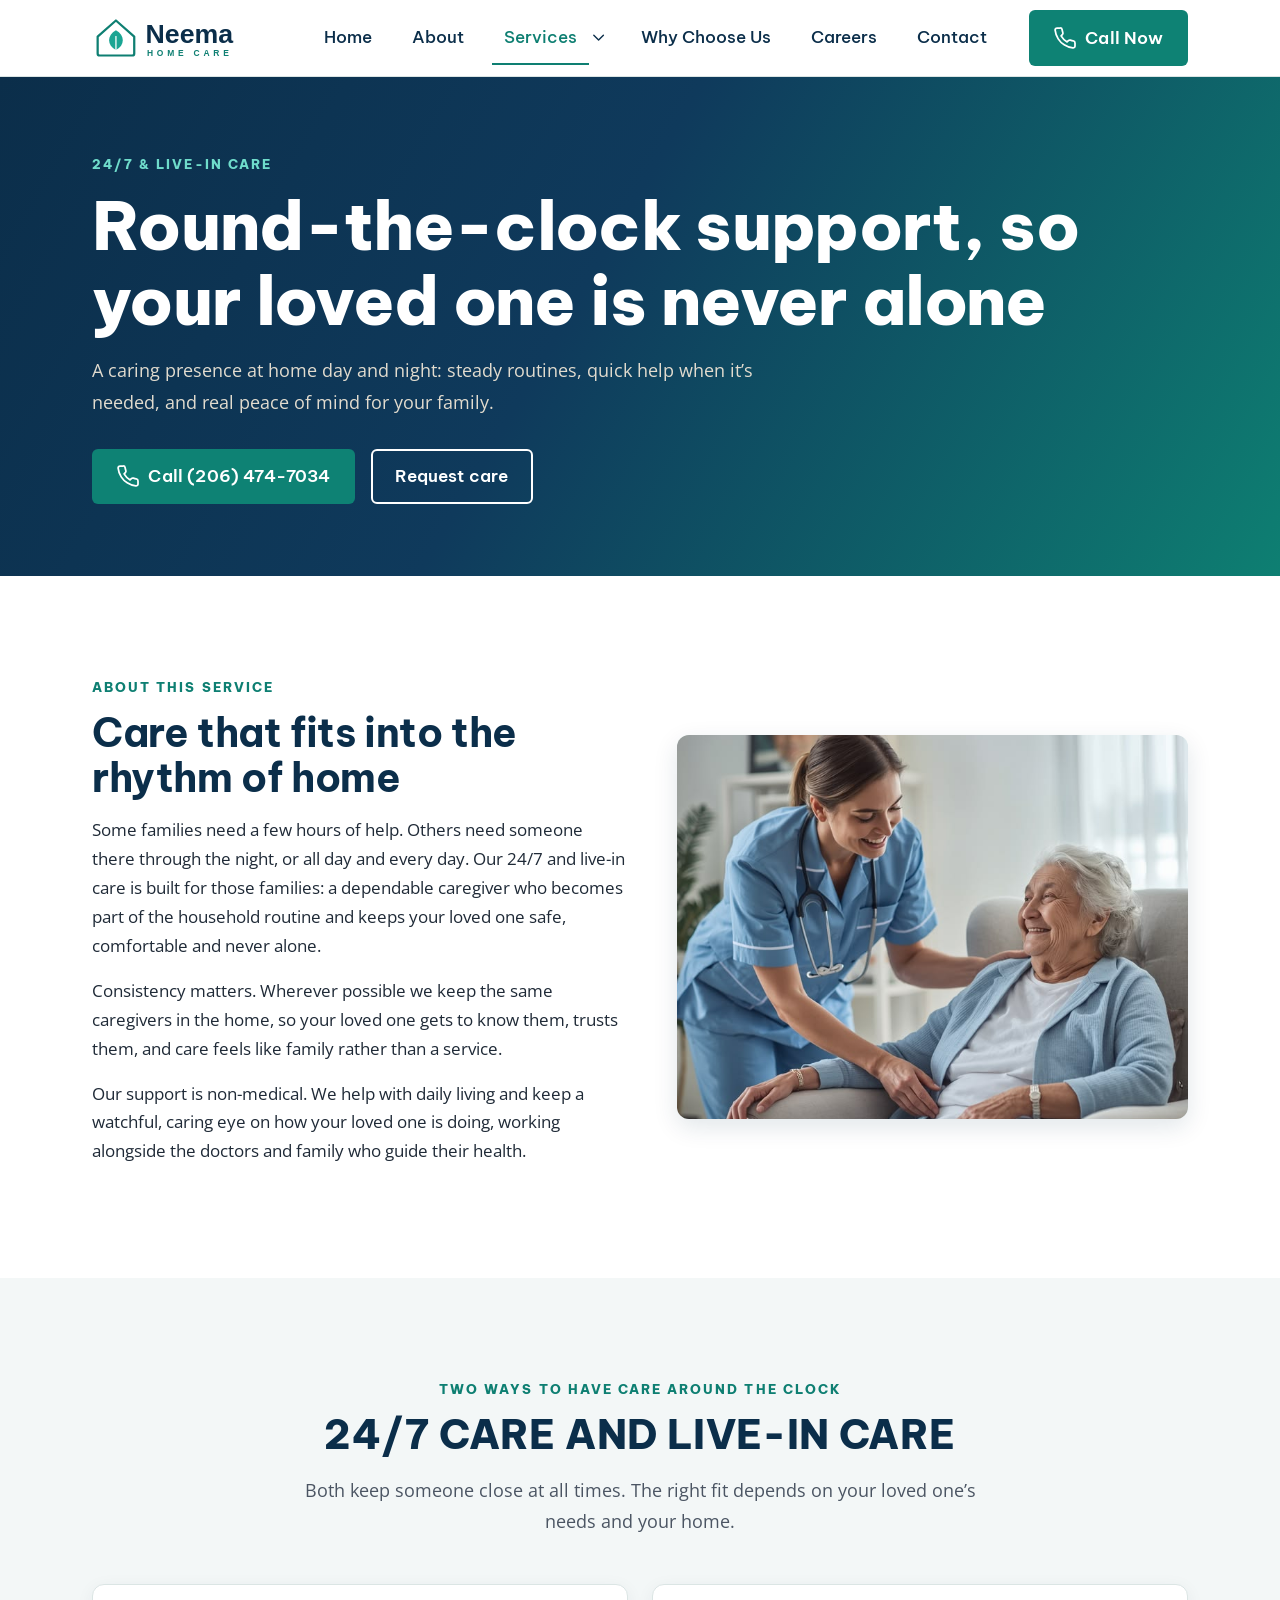
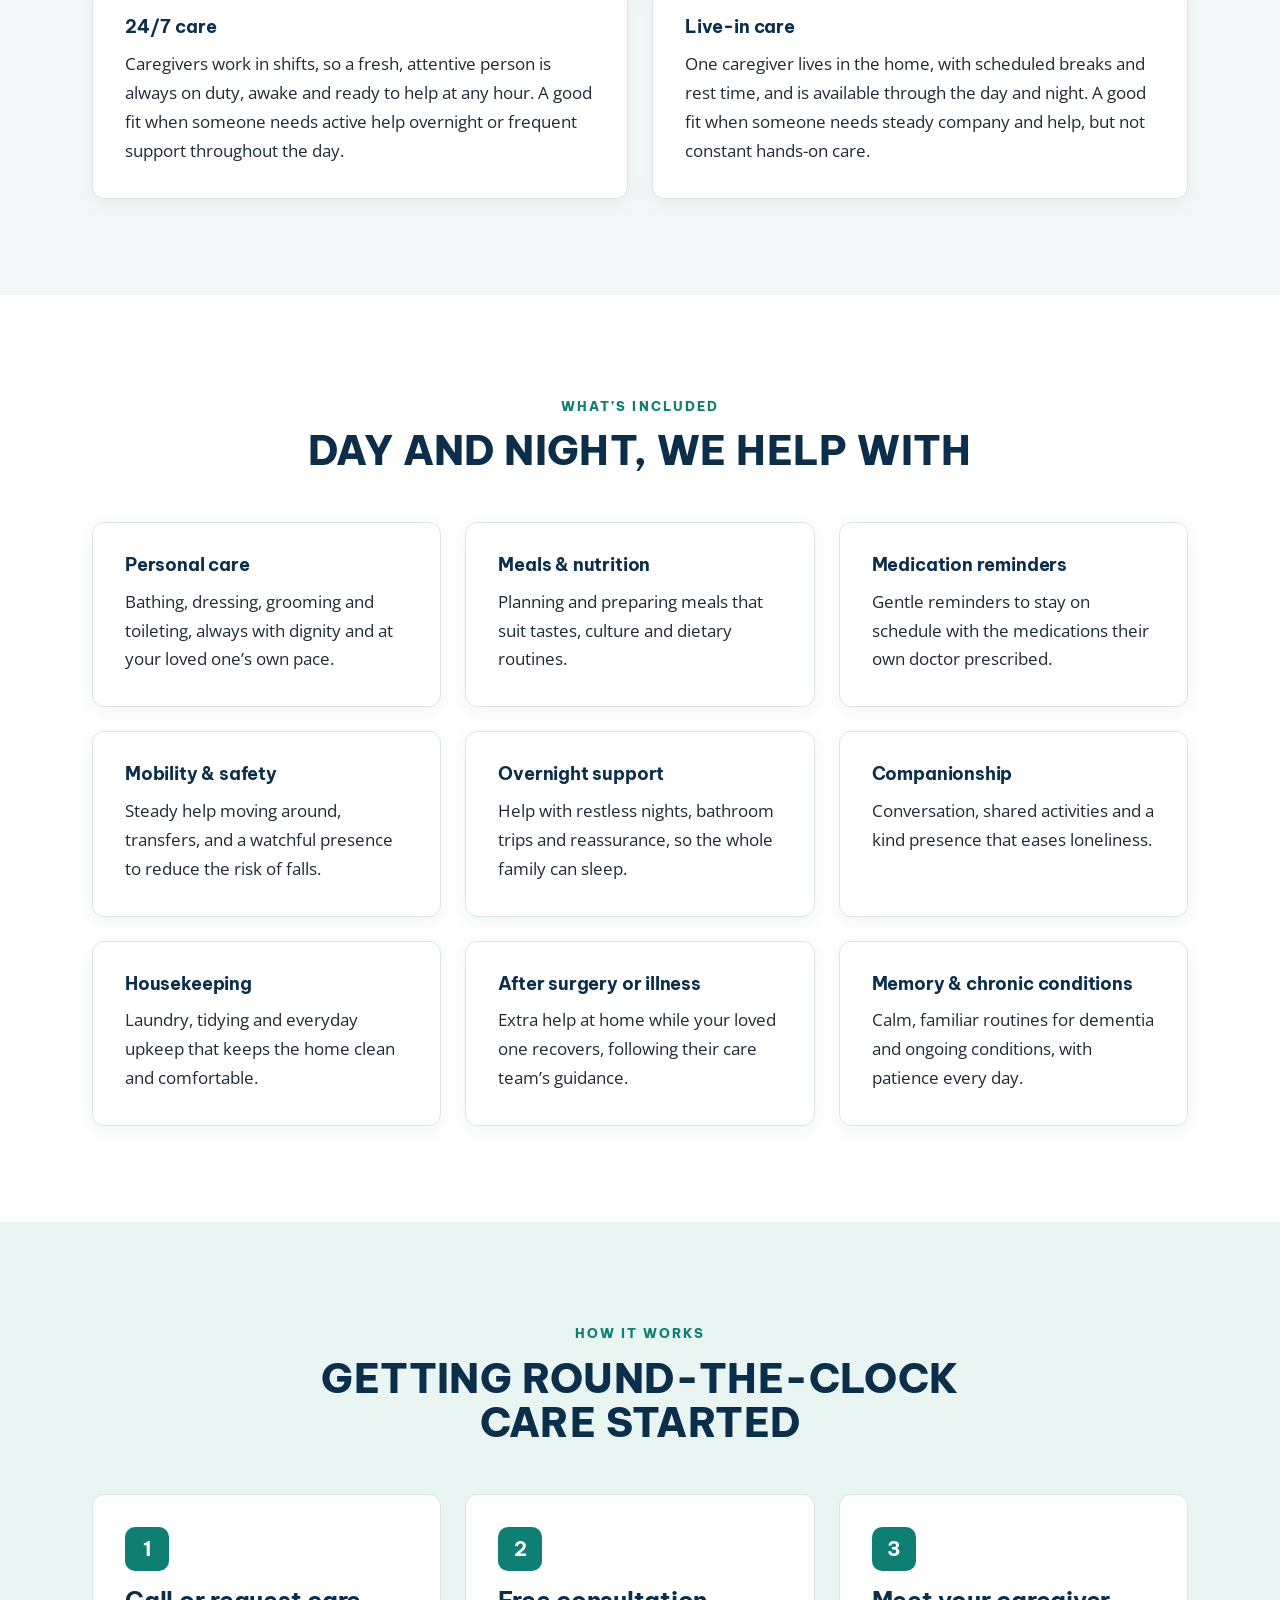
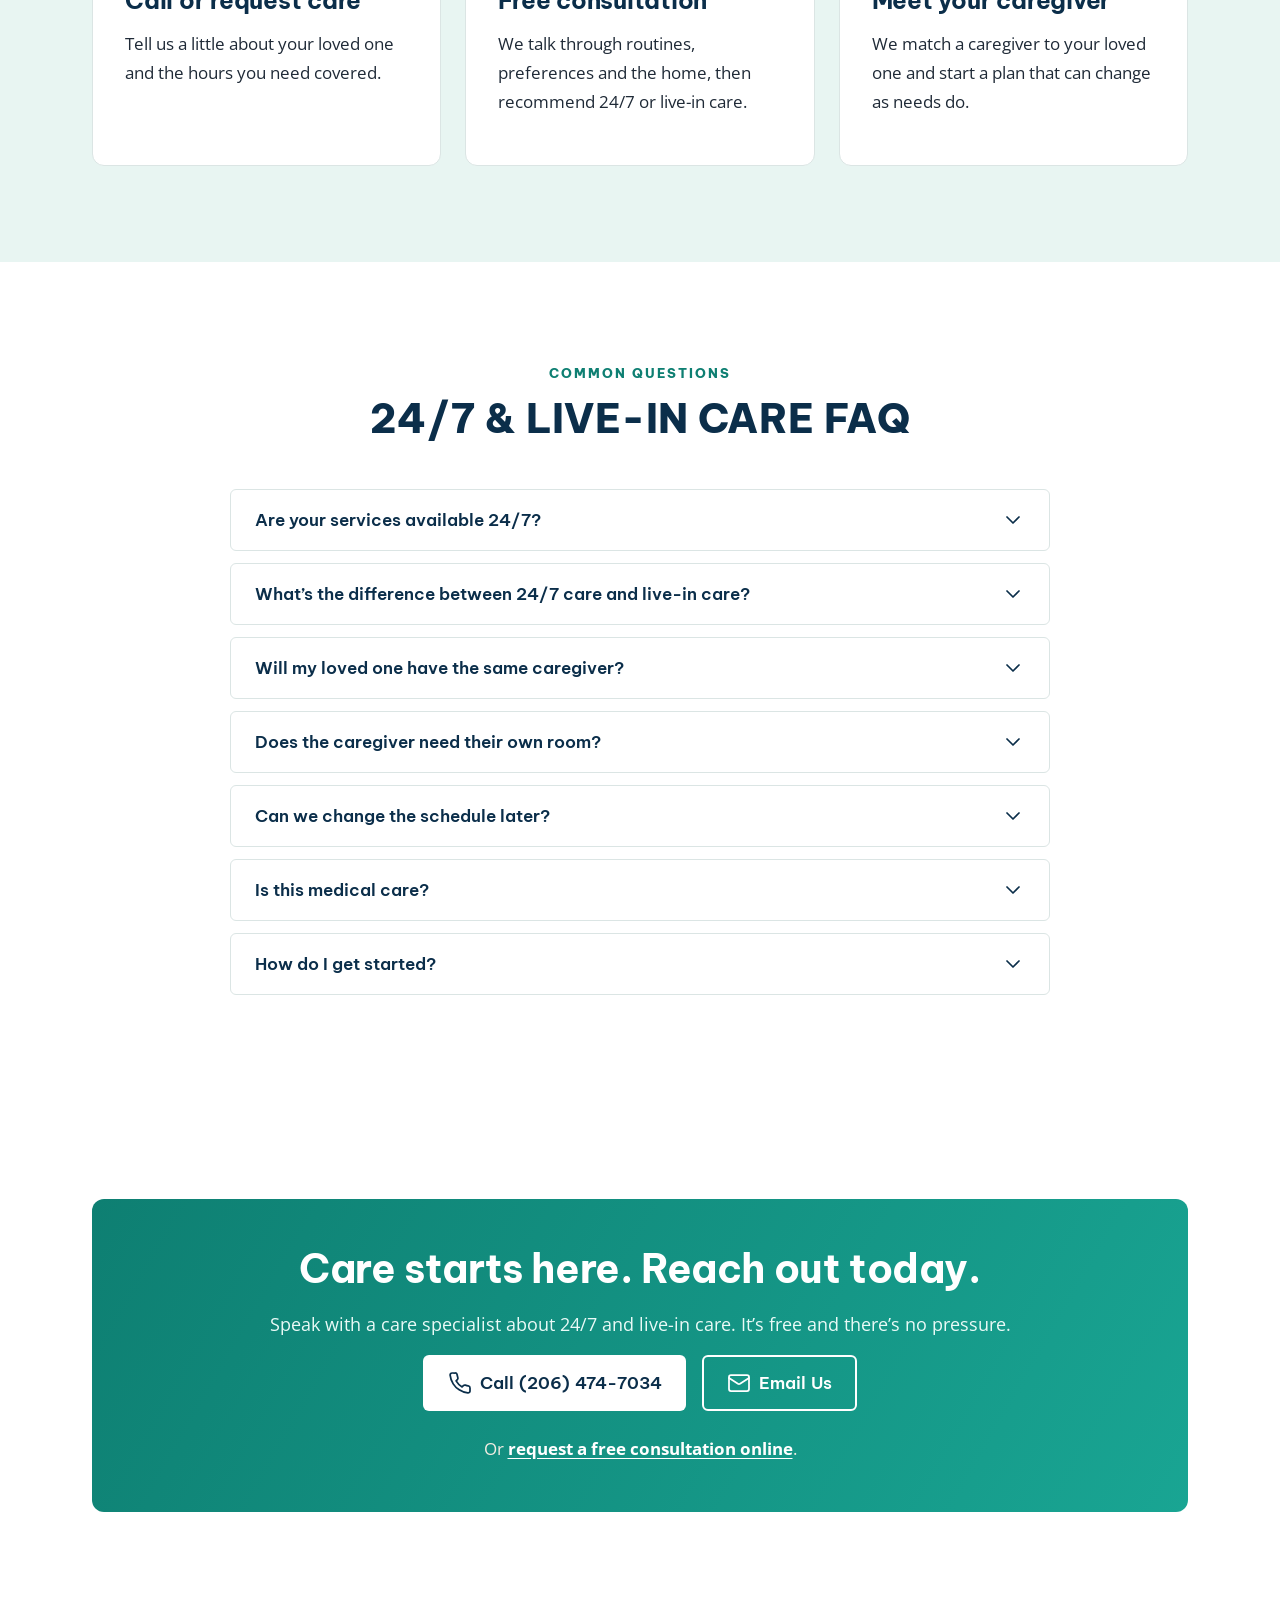
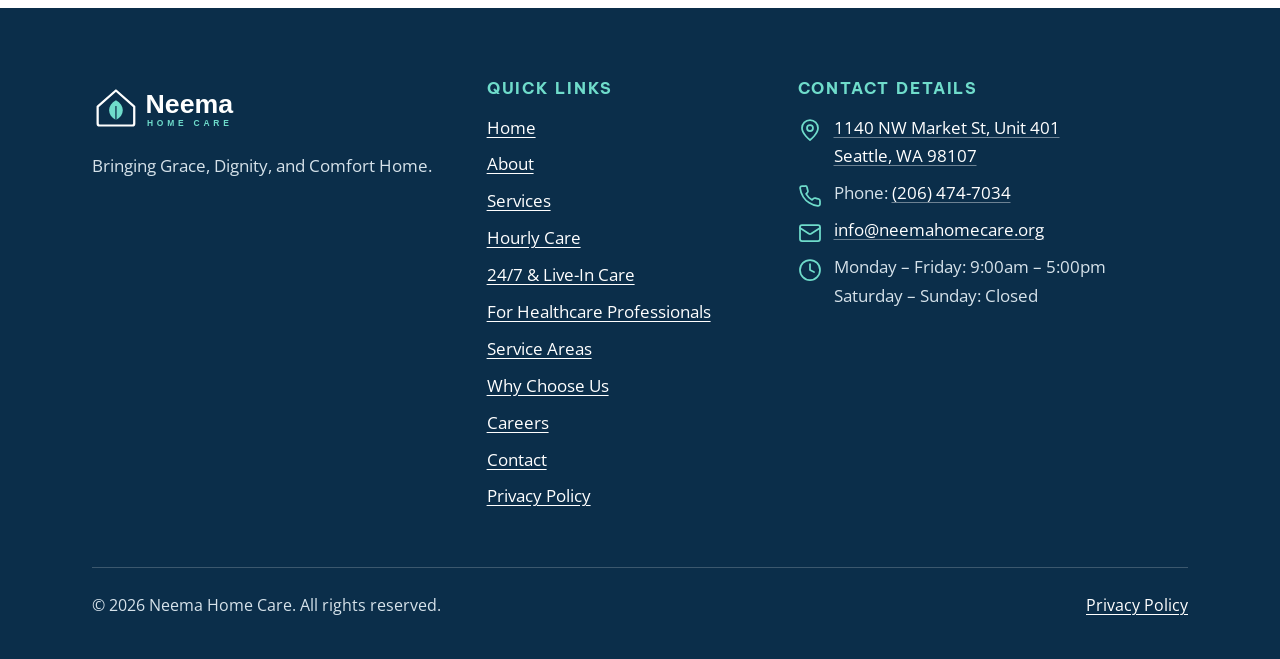
<file: live-in-care.html>
<!DOCTYPE html>
<html lang="en">
<head>
  <meta charset="utf-8">
  <meta name="viewport" content="width=device-width, initial-scale=1">
  <title>24/7 &amp; Live-In Home Care | Neema Home Care</title>
  <meta name="description" content="24/7 and live-in home care in Seattle from Neema Home Care, so your loved one is never alone. Non-medical support day and night. Call (206) 474-7034.">
  <link rel="canonical" href="https://www.neemahomecare.org/live-in-care.html">
  <meta property="og:type" content="website">
  <meta property="og:locale" content="en_US">
  <meta property="og:site_name" content="Neema Home Care">
  <meta property="og:title" content="24/7 &amp; Live-In Home Care | Neema Home Care">
  <meta property="og:description" content="24/7 and live-in home care in Seattle from Neema Home Care, so your loved one is never alone. Non-medical support day and night. Call (206) 474-7034.">
  <meta property="og:url" content="https://www.neemahomecare.org/live-in-care.html">
  <meta property="og:image" content="https://www.neemahomecare.org/assets/images/caregiver-walk-outdoors.jpg">
  <meta name="twitter:card" content="summary_large_image">
  <meta name="theme-color" content="#0e7f72">
  <link rel="icon" type="image/svg+xml" href="assets/images/favicon.svg">
  <link rel="preconnect" href="https://fonts.googleapis.com">
  <link rel="preconnect" href="https://fonts.gstatic.com" crossorigin>
  <link href="https://fonts.googleapis.com/css2?family=Be+Vietnam+Pro:wght@500;600;700;800&family=Open+Sans:wght@400;600;700&display=swap" rel="stylesheet">
  <link rel="stylesheet" href="assets/css/variables.css">
  <link rel="stylesheet" href="assets/css/base.css">
  <link rel="stylesheet" href="assets/css/components.css">
  <link rel="stylesheet" href="assets/css/pages.css">
  <link rel="stylesheet" href="assets/css/responsive.css">
  <link rel="stylesheet" href="assets/css/theme.css">
  <script type="application/ld+json">
  {
    "@context": "https://schema.org",
    "@graph": [
      {
        "@type": "BreadcrumbList",
        "itemListElement": [
          {
            "@type": "ListItem",
            "position": 1,
            "name": "Home",
            "item": "https://www.neemahomecare.org/"
          },
          {
            "@type": "ListItem",
            "position": 2,
            "name": "Services",
            "item": "https://www.neemahomecare.org/services.html"
          },
          {
            "@type": "ListItem",
            "position": 3,
            "name": "24/7 & Live-In Care",
            "item": "https://www.neemahomecare.org/live-in-care.html"
          }
        ]
      },
      {
        "@type": "Service",
        "name": "24/7 and live-in home care",
        "serviceType": "Non-medical home care",
        "description": "Round-the-clock non-medical home care with shift caregivers, or a dedicated live-in caregiver.",
        "provider": {
          "@id": "https://www.neemahomecare.org/#organization"
        },
        "areaServed": {
          "@type": "City",
          "name": "Seattle"
        },
        "url": "https://www.neemahomecare.org/live-in-care.html"
      },
      {
        "@type": "FAQPage",
        "mainEntity": [
          {
            "@type": "Question",
            "name": "Are your services available 24/7?",
            "acceptedAnswer": {
              "@type": "Answer",
              "text": "Yes. We can arrange care around the clock, including overnight, weekends and holidays. Call us and we’ll talk through the hours you need covered."
            }
          },
          {
            "@type": "Question",
            "name": "What’s the difference between 24/7 care and live-in care?",
            "acceptedAnswer": {
              "@type": "Answer",
              "text": "With 24/7 care, caregivers work in shifts so someone is always awake and on duty. With live-in care, one caregiver lives in the home with scheduled breaks and rest, and is available day and night. We’ll help you decide which suits your loved one."
            }
          },
          {
            "@type": "Question",
            "name": "Will my loved one have the same caregiver?",
            "acceptedAnswer": {
              "@type": "Answer",
              "text": "We aim for consistency so your loved one builds trust with familiar faces. If a caregiver is away, we arrange a replacement and keep your family informed."
            }
          },
          {
            "@type": "Question",
            "name": "Does the caregiver need their own room?",
            "acceptedAnswer": {
              "@type": "Answer",
              "text": "For live-in care, yes. The caregiver needs a private place to rest and sleep. If that isn’t possible in your home, 24/7 shift care may be a better fit."
            }
          },
          {
            "@type": "Question",
            "name": "Can we change the schedule later?",
            "acceptedAnswer": {
              "@type": "Answer",
              "text": "Absolutely. Care needs change, and we adjust the plan with you, whether that means more hours, fewer hours or a different arrangement."
            }
          },
          {
            "@type": "Question",
            "name": "Is this medical care?",
            "acceptedAnswer": {
              "@type": "Answer",
              "text": "No. Our care is non-medical: help with daily living, safety and companionship. We can remind clients about medications their doctor prescribed, but we do not provide nursing or medical treatment."
            }
          },
          {
            "@type": "Question",
            "name": "How do I get started?",
            "acceptedAnswer": {
              "@type": "Answer",
              "text": "Call (206) 474-7034 or request a free consultation. We’ll listen, answer your questions and build a plan with you."
            }
          }
        ]
      }
    ]
  }
  </script>
</head>
<body>
<a class="skip-link" href="#main">Skip to main content</a>
<header class="site-header">
  <div class="container header-inner">
    <a class="brand" href="index.html" aria-label="Neema Home Care, home page">
      <img src="assets/images/logo.svg" alt="Neema Home Care" width="190" height="56">
    </a>
    <nav class="primary-nav" id="primary-nav" aria-label="Main">
      <ul>
        <li><a href="index.html">Home</a></li>
        <li><a href="about.html">About</a></li>
        <li class="has-sub">
          <a href="services.html" class="is-section">Services</a>
          <button class="sub-toggle" type="button" aria-expanded="false" aria-controls="sub-services"><svg class="icon" viewBox="0 0 24 24" aria-hidden="true" focusable="false"><path d="m6 9 6 6 6-6"/></svg><span class="sr-only">Show service pages</span></button>
          <ul class="sub-menu" id="sub-services">
            <li><a href="services.html">All services</a></li>
            <li><a href="hourly-care.html">Hourly care</a></li>
            <li><a href="live-in-care.html" aria-current="page">24/7 &amp; live-in care</a></li>
            <li><a href="healthcare-professionals.html">For healthcare professionals</a></li>
            <li><a href="service-areas.html">Service areas</a></li>
          </ul>
        </li>
        <li><a href="why-choose-us.html">Why Choose Us</a></li>
        <li><a href="careers.html">Careers</a></li>
        <li><a href="contact.html">Contact</a></li>
      </ul>
    </nav>
    <div class="header-actions">
      <a class="btn btn--accent header-call" href="tel:+12064747034"><svg class="icon" viewBox="0 0 24 24" aria-hidden="true" focusable="false"><path d="M22 16.92v3a2 2 0 0 1-2.18 2 19.79 19.79 0 0 1-8.63-3.07 19.5 19.5 0 0 1-6-6 19.79 19.79 0 0 1-3.07-8.67A2 2 0 0 1 4.11 2h3a2 2 0 0 1 2 1.72c.127.96.361 1.903.7 2.81a2 2 0 0 1-.45 2.11L8.09 9.91a16 16 0 0 0 6 6l1.27-1.27a2 2 0 0 1 2.11-.45c.907.339 1.85.573 2.81.7A2 2 0 0 1 22 16.92z"/></svg><span>Call Now</span></a>
      <button class="nav-toggle" type="button" aria-expanded="false" aria-controls="primary-nav">
        <svg class="icon icon-open" viewBox="0 0 24 24" aria-hidden="true" focusable="false"><line x1="4" x2="20" y1="12" y2="12"/><line x1="4" x2="20" y1="6" y2="6"/><line x1="4" x2="20" y1="18" y2="18"/></svg>
        <svg class="icon icon-close" viewBox="0 0 24 24" aria-hidden="true" focusable="false"><path d="M18 6 6 18"/><path d="m6 6 12 12"/></svg>
        <span class="nav-toggle-label">Menu</span>
      </button>
    </div>
  </div>
</header>
<main id="main">
<section class="page-hero" aria-labelledby="page-title">
  <div class="container">
    <span class="eyebrow">24/7 &amp; live-in care</span>
    <h1 id="page-title">Round-the-clock support, so your loved one is never alone</h1>
    <p class="lead">A caring presence at home day and night: steady routines, quick help when it&rsquo;s needed, and real peace of mind for your family.</p>
    <div class="btn-row">
      <a class="btn btn--accent" href="tel:+12064747034"><svg class="icon" viewBox="0 0 24 24" aria-hidden="true" focusable="false"><path d="M22 16.92v3a2 2 0 0 1-2.18 2 19.79 19.79 0 0 1-8.63-3.07 19.5 19.5 0 0 1-6-6 19.79 19.79 0 0 1-3.07-8.67A2 2 0 0 1 4.11 2h3a2 2 0 0 1 2 1.72c.127.96.361 1.903.7 2.81a2 2 0 0 1-.45 2.11L8.09 9.91a16 16 0 0 0 6 6l1.27-1.27a2 2 0 0 1 2.11-.45c.907.339 1.85.573 2.81.7A2 2 0 0 1 22 16.92z"/></svg> Call (206) 474-7034</a>
      <a class="btn btn--outline-light" href="contact.html#consultation">Request care</a>
    </div>
  </div>
</section>

<section class="section" aria-labelledby="about-title">
  <div class="container split">
    <div data-reveal>
      <span class="eyebrow">About this service</span>
      <h2 id="about-title">Care that fits into the rhythm of home</h2>
      <p>Some families need a few hours of help. Others need someone there through the night, or all day and every day. Our 24/7 and live-in care is built for those families: a dependable caregiver who becomes part of the household routine and keeps your loved one safe, comfortable and never alone.</p>
      <p>Consistency matters. Wherever possible we keep the same caregivers in the home, so your loved one gets to know them, trusts them, and care feels like family rather than a service.</p>
      <p>Our support is non-medical. We help with daily living and keep a watchful, caring eye on how your loved one is doing, working alongside the doctors and family who guide their health.</p>
    </div>
    <div class="media-frame split-media" data-reveal>
      <img src="assets/images/caregiver-armchair-home.jpg" alt="A caregiver checks in with a smiling older woman resting in an armchair at home" width="736" height="736" loading="lazy" style="object-position:50% 40%">
    </div>
  </div>
</section>

<section class="section section--alt" aria-labelledby="options-title">
  <div class="container">
    <div class="section-head section-head--center">
      <span class="eyebrow">Two ways to have care around the clock</span>
      <h2 id="options-title">24/7 care and live-in care</h2>
      <p class="lead">Both keep someone close at all times. The right fit depends on your loved one&rsquo;s needs and your home.</p>
    </div>
    <div class="card-grid card-grid--2">
      <article class="card" data-reveal>
        <h3>24/7 care</h3>
        <p>Caregivers work in shifts, so a fresh, attentive person is always on duty, awake and ready to help at any hour. A good fit when someone needs active help overnight or frequent support throughout the day.</p>
      </article>
      <article class="card" data-reveal>
        <h3>Live-in care</h3>
        <p>One caregiver lives in the home, with scheduled breaks and rest time, and is available through the day and night. A good fit when someone needs steady company and help, but not constant hands-on care.</p>
      </article>
    </div>
  </div>
</section>

<section class="section" aria-labelledby="includes-title">
  <div class="container">
    <div class="section-head section-head--center">
      <span class="eyebrow">What&rsquo;s included</span>
      <h2 id="includes-title">Day and night, we help with</h2>
    </div>
    <div class="card-grid card-grid--3">
      <article class="card" data-reveal><h3>Personal care</h3><p>Bathing, dressing, grooming and toileting, always with dignity and at your loved one&rsquo;s own pace.</p></article>
      <article class="card" data-reveal><h3>Meals &amp; nutrition</h3><p>Planning and preparing meals that suit tastes, culture and dietary routines.</p></article>
      <article class="card" data-reveal><h3>Medication reminders</h3><p>Gentle reminders to stay on schedule with the medications their own doctor prescribed.</p></article>
      <article class="card" data-reveal><h3>Mobility &amp; safety</h3><p>Steady help moving around, transfers, and a watchful presence to reduce the risk of falls.</p></article>
      <article class="card" data-reveal><h3>Overnight support</h3><p>Help with restless nights, bathroom trips and reassurance, so the whole family can sleep.</p></article>
      <article class="card" data-reveal><h3>Companionship</h3><p>Conversation, shared activities and a kind presence that eases loneliness.</p></article>
      <article class="card" data-reveal><h3>Housekeeping</h3><p>Laundry, tidying and everyday upkeep that keeps the home clean and comfortable.</p></article>
      <article class="card" data-reveal><h3>After surgery or illness</h3><p>Extra help at home while your loved one recovers, following their care team&rsquo;s guidance.</p></article>
      <article class="card" data-reveal><h3>Memory &amp; chronic conditions</h3><p>Calm, familiar routines for dementia and ongoing conditions, with patience every day.</p></article>
    </div>
  </div>
</section>

<section class="section section--sage" aria-labelledby="how-title">
  <div class="container">
    <div class="section-head section-head--center">
      <span class="eyebrow">How it works</span>
      <h2 id="how-title">Getting round-the-clock care started</h2>
    </div>
    <ol class="steps">
      <li class="step" data-reveal><h3>Call or request care</h3><p>Tell us a little about your loved one and the hours you need covered.</p></li>
      <li class="step" data-reveal><h3>Free consultation</h3><p>We talk through routines, preferences and the home, then recommend 24/7 or live-in care.</p></li>
      <li class="step" data-reveal><h3>Meet your caregiver</h3><p>We match a caregiver to your loved one and start a plan that can change as needs do.</p></li>
    </ol>
  </div>
</section>

<section class="section" aria-labelledby="faq-title" id="faq">
  <div class="container">
    <div class="section-head section-head--center">
      <span class="eyebrow">Common questions</span>
      <h2 id="faq-title">24/7 &amp; live-in care FAQ</h2>
    </div>
    <div class="faq-list">
      <div class="faq-item"><h3>Are your services available 24/7?</h3><div class="faq-answer"><p>Yes. We can arrange care around the clock, including overnight, weekends and holidays. Call us and we&rsquo;ll talk through the hours you need covered.</p></div></div>
      <div class="faq-item"><h3>What&rsquo;s the difference between 24/7 care and live-in care?</h3><div class="faq-answer"><p>With 24/7 care, caregivers work in shifts so someone is always awake and on duty. With live-in care, one caregiver lives in the home with scheduled breaks and rest, and is available day and night. We&rsquo;ll help you decide which suits your loved one.</p></div></div>
      <div class="faq-item"><h3>Will my loved one have the same caregiver?</h3><div class="faq-answer"><p>We aim for consistency so your loved one builds trust with familiar faces. If a caregiver is away, we arrange a replacement and keep your family informed.</p></div></div>
      <div class="faq-item"><h3>Does the caregiver need their own room?</h3><div class="faq-answer"><p>For live-in care, yes. The caregiver needs a private place to rest and sleep. If that isn&rsquo;t possible in your home, 24/7 shift care may be a better fit.</p></div></div>
      <div class="faq-item"><h3>Can we change the schedule later?</h3><div class="faq-answer"><p>Absolutely. Care needs change, and we adjust the plan with you, whether that means more hours, fewer hours or a different arrangement.</p></div></div>
      <div class="faq-item"><h3>Is this medical care?</h3><div class="faq-answer"><p>No. Our care is non-medical: help with daily living, safety and companionship. We can remind clients about medications their doctor prescribed, but we do not provide nursing or medical treatment.</p></div></div>
      <div class="faq-item"><h3>How do I get started?</h3><div class="faq-answer"><p>Call <a href="tel:+12064747034">(206) 474-7034</a> or <a href="contact.html#consultation">request a free consultation</a>. We&rsquo;ll listen, answer your questions and build a plan with you.</p></div></div>
    </div>
  </div>
</section>

<section class="section" aria-labelledby="cta-title">
  <div class="container">
    <div class="cta-banner" data-reveal>
      <h2 id="cta-title">Care starts here. Reach out today.</h2>
      <p class="lead">Speak with a care specialist about 24/7 and live-in care. It&rsquo;s free and there&rsquo;s no pressure.</p>
      <div class="btn-row">
        <a class="btn btn--light" href="tel:+12064747034"><svg class="icon" viewBox="0 0 24 24" aria-hidden="true" focusable="false"><path d="M22 16.92v3a2 2 0 0 1-2.18 2 19.79 19.79 0 0 1-8.63-3.07 19.5 19.5 0 0 1-6-6 19.79 19.79 0 0 1-3.07-8.67A2 2 0 0 1 4.11 2h3a2 2 0 0 1 2 1.72c.127.96.361 1.903.7 2.81a2 2 0 0 1-.45 2.11L8.09 9.91a16 16 0 0 0 6 6l1.27-1.27a2 2 0 0 1 2.11-.45c.907.339 1.85.573 2.81.7A2 2 0 0 1 22 16.92z"/></svg> Call (206) 474-7034</a>
        <a class="btn btn--outline-light" href="mailto:info@neemahomecare.org"><svg class="icon" viewBox="0 0 24 24" aria-hidden="true" focusable="false"><rect width="20" height="16" x="2" y="4" rx="2"/><path d="m22 7-8.97 5.7a1.94 1.94 0 0 1-2.06 0L2 7"/></svg> Email Us</a>
      </div>
      <p class="cta-contact">Or <a href="contact.html#consultation">request a free consultation online</a>.</p>
    </div>
  </div>
</section>
</main>
</main>
<footer class="site-footer">
  <div class="container">
    <div class="footer-grid">
      <div>
        <a class="footer-logo" href="index.html" aria-label="Neema Home Care, home page"><img src="assets/images/logo-light.svg" alt="Neema Home Care" width="190" height="56" loading="lazy"></a>
        <p>Bringing Grace, Dignity, and Comfort Home.</p>
      </div>
      <div>
        <h2>Quick links</h2>
        <ul class="footer-list">
          <li><a href="index.html">Home</a></li>
          <li><a href="about.html">About</a></li>
          <li><a href="services.html">Services</a></li>
          <li><a href="hourly-care.html">Hourly Care</a></li>
          <li><a href="live-in-care.html">24/7 &amp; Live-In Care</a></li>
          <li><a href="healthcare-professionals.html">For Healthcare Professionals</a></li>
          <li><a href="service-areas.html">Service Areas</a></li>
          <li><a href="why-choose-us.html">Why Choose Us</a></li>
          <li><a href="careers.html">Careers</a></li>
          <li><a href="contact.html">Contact</a></li>
          <li><a href="privacy-policy.html">Privacy Policy</a></li>
        </ul>
      </div>
      <div>
        <h2>Contact details</h2>
        <ul class="footer-list footer-contact">
          <li><svg class="icon" viewBox="0 0 24 24" aria-hidden="true" focusable="false"><path d="M20 10c0 6-8 12-8 12s-8-6-8-12a8 8 0 0 1 16 0Z"/><circle cx="12" cy="10" r="3"/></svg><a href="https://www.google.com/maps/search/?api=1&amp;query=1140%20NW%20Market%20St%20Unit%20401%2C%20Seattle%2C%20WA%2098107" target="_blank" rel="noopener">1140 NW Market St, Unit 401<br>Seattle, WA 98107<span class="sr-only"> (opens Google Maps in a new tab)</span></a></li>
          <li><svg class="icon" viewBox="0 0 24 24" aria-hidden="true" focusable="false"><path d="M22 16.92v3a2 2 0 0 1-2.18 2 19.79 19.79 0 0 1-8.63-3.07 19.5 19.5 0 0 1-6-6 19.79 19.79 0 0 1-3.07-8.67A2 2 0 0 1 4.11 2h3a2 2 0 0 1 2 1.72c.127.96.361 1.903.7 2.81a2 2 0 0 1-.45 2.11L8.09 9.91a16 16 0 0 0 6 6l1.27-1.27a2 2 0 0 1 2.11-.45c.907.339 1.85.573 2.81.7A2 2 0 0 1 22 16.92z"/></svg><span>Phone: <a href="tel:+12064747034">(206) 474-7034</a></span></li>
          <li><svg class="icon" viewBox="0 0 24 24" aria-hidden="true" focusable="false"><rect width="20" height="16" x="2" y="4" rx="2"/><path d="m22 7-8.97 5.7a1.94 1.94 0 0 1-2.06 0L2 7"/></svg><a href="mailto:info@neemahomecare.org">info@neemahomecare.org</a></li>
          <li><svg class="icon" viewBox="0 0 24 24" aria-hidden="true" focusable="false"><circle cx="12" cy="12" r="10"/><polyline points="12 6 12 12 16 14"/></svg><span>Monday &ndash; Friday: 9:00am &ndash; 5:00pm<br>Saturday &ndash; Sunday: Closed</span></li>
        </ul>
      </div>
    </div>
    <div class="footer-bottom">
      <p>&copy; <span data-year>2026</span> Neema Home Care. All rights reserved.</p>
      <p><a href="privacy-policy.html">Privacy Policy</a></p>
    </div>
  </div>
</footer>
<nav class="mobile-cta" aria-label="Quick actions">
  <a class="mobile-cta__btn" href="tel:+12064747034"><svg class="icon" viewBox="0 0 24 24" aria-hidden="true" focusable="false"><path d="M22 16.92v3a2 2 0 0 1-2.18 2 19.79 19.79 0 0 1-8.63-3.07 19.5 19.5 0 0 1-6-6 19.79 19.79 0 0 1-3.07-8.67A2 2 0 0 1 4.11 2h3a2 2 0 0 1 2 1.72c.127.96.361 1.903.7 2.81a2 2 0 0 1-.45 2.11L8.09 9.91a16 16 0 0 0 6 6l1.27-1.27a2 2 0 0 1 2.11-.45c.907.339 1.85.573 2.81.7A2 2 0 0 1 22 16.92z"/></svg><span>Call Now</span></a>
  <a class="mobile-cta__btn mobile-cta__btn--accent" href="contact.html#consultation"><svg class="icon" viewBox="0 0 24 24" aria-hidden="true" focusable="false"><path d="M5 12h14"/><path d="m12 5 7 7-7 7"/></svg><span>Get Started</span></a>
</nav>
<script src="assets/js/main.js" defer></script>
<script src="assets/js/animations.js" defer></script>
</body>
</html>
</file>
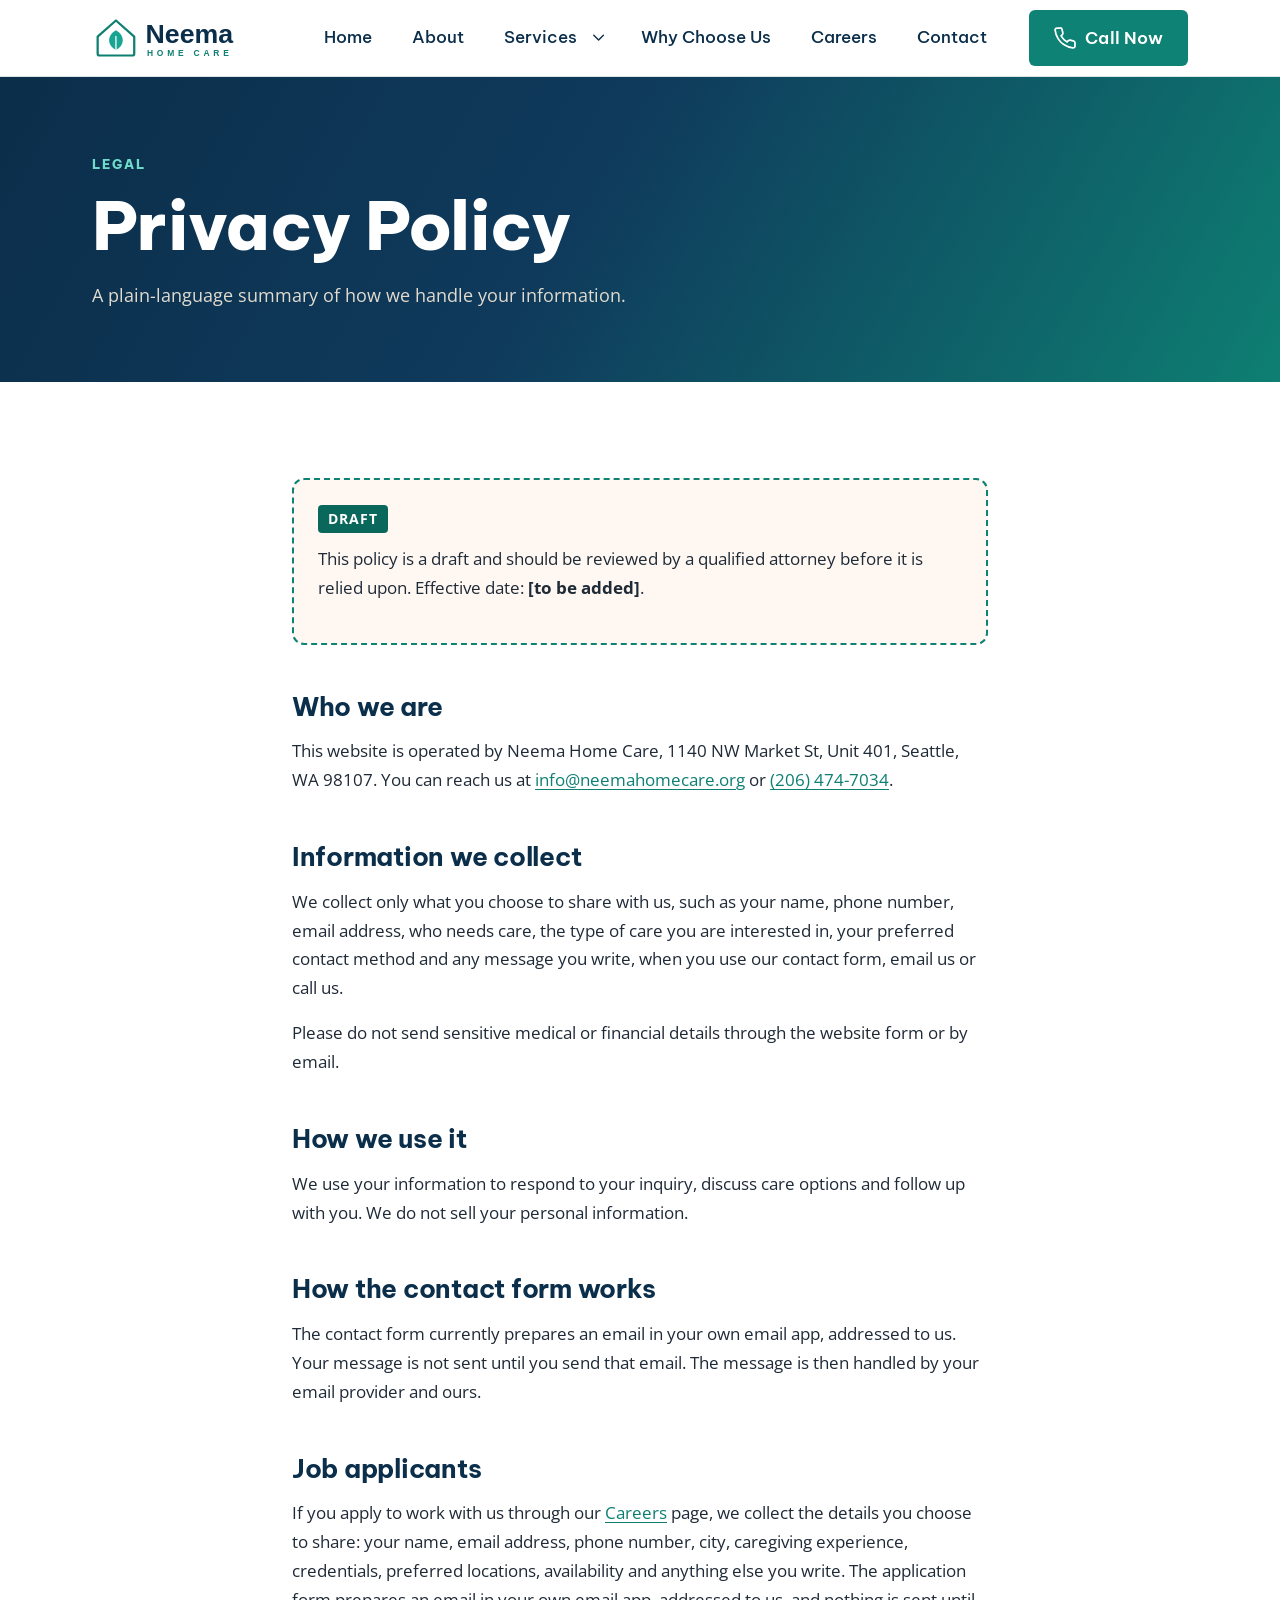
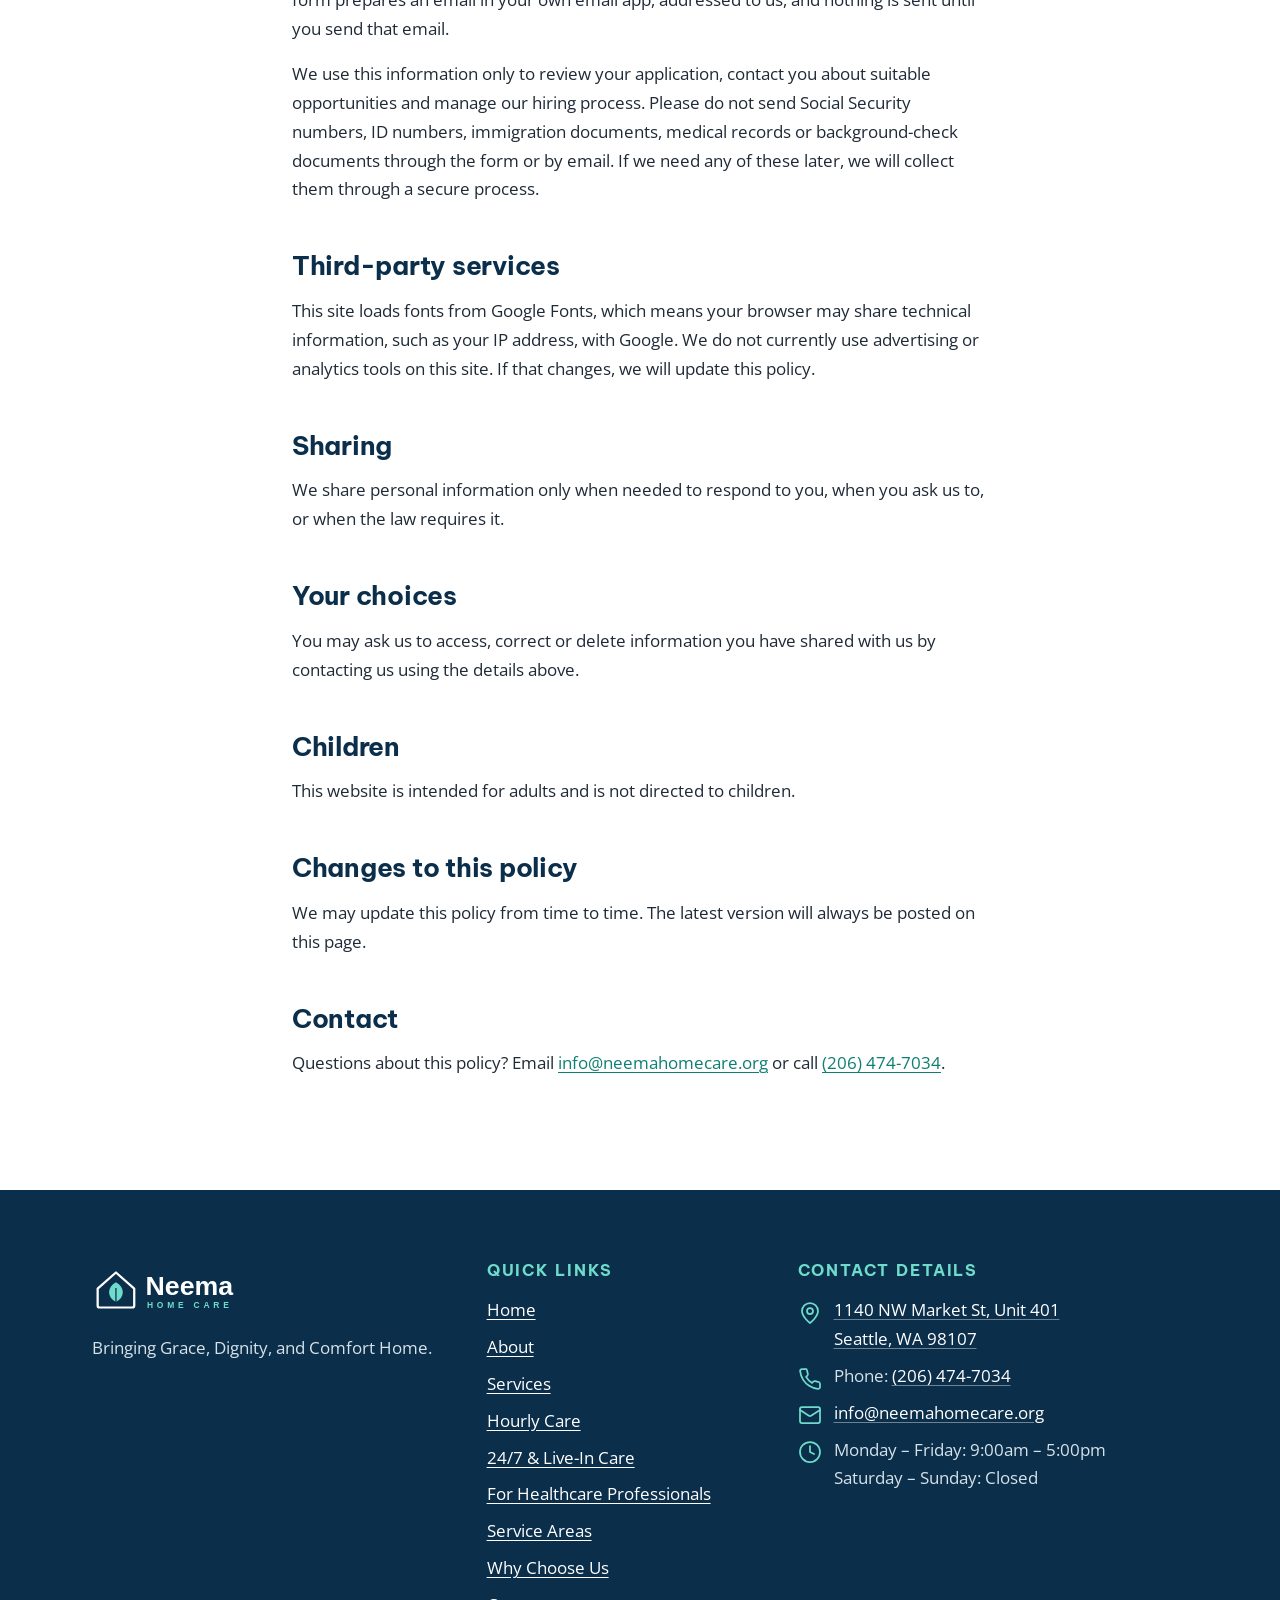
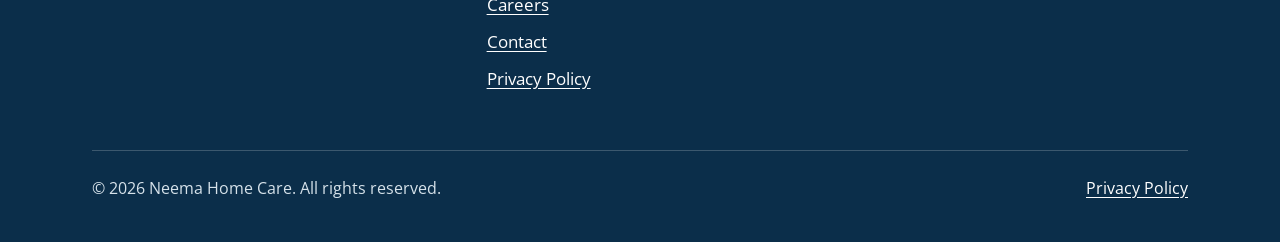
<file: privacy-policy.html>
<!DOCTYPE html>
<html lang="en">
<head>
  <meta charset="utf-8">
  <meta name="viewport" content="width=device-width, initial-scale=1">
  <title>Privacy Policy | Neema Home Care</title>
  <meta name="description" content="How Neema Home Care handles information you share through this website.">
  <link rel="canonical" href="https://www.neemahomecare.org/privacy-policy.html">
  <meta property="og:type" content="website">
  <meta property="og:locale" content="en_US">
  <meta property="og:site_name" content="Neema Home Care">
  <meta property="og:title" content="Privacy Policy | Neema Home Care">
  <meta property="og:description" content="How Neema Home Care handles information you share through this website.">
  <meta property="og:url" content="https://www.neemahomecare.org/privacy-policy.html">
  <meta property="og:image" content="https://www.neemahomecare.org/assets/images/caregiver-walk-outdoors.jpg">
  <meta name="twitter:card" content="summary_large_image">
  <meta name="theme-color" content="#0e7f72">
  <link rel="icon" type="image/svg+xml" href="assets/images/favicon.svg">
  <link rel="preconnect" href="https://fonts.googleapis.com">
  <link rel="preconnect" href="https://fonts.gstatic.com" crossorigin>
  <link href="https://fonts.googleapis.com/css2?family=Be+Vietnam+Pro:wght@500;600;700;800&family=Open+Sans:wght@400;600;700&display=swap" rel="stylesheet">
  <link rel="stylesheet" href="assets/css/variables.css">
  <link rel="stylesheet" href="assets/css/base.css">
  <link rel="stylesheet" href="assets/css/components.css">
  <link rel="stylesheet" href="assets/css/pages.css">
  <link rel="stylesheet" href="assets/css/responsive.css">
  <link rel="stylesheet" href="assets/css/theme.css">
  <script type="application/ld+json">
  {
    "@context": "https://schema.org",
    "@graph": [
      {
        "@type": "BreadcrumbList",
        "itemListElement": [
          {
            "@type": "ListItem",
            "position": 1,
            "name": "Home",
            "item": "https://www.neemahomecare.org/"
          },
          {
            "@type": "ListItem",
            "position": 2,
            "name": "Privacy Policy",
            "item": "https://www.neemahomecare.org/privacy-policy.html"
          }
        ]
      }
    ]
  }
  </script>
</head>
<body>
<a class="skip-link" href="#main">Skip to main content</a>
<header class="site-header">
  <div class="container header-inner">
    <a class="brand" href="index.html" aria-label="Neema Home Care, home page">
      <img src="assets/images/logo.svg" alt="Neema Home Care" width="190" height="56">
    </a>
    <nav class="primary-nav" id="primary-nav" aria-label="Main">
      <ul>
        <li><a href="index.html">Home</a></li>
        <li><a href="about.html">About</a></li>
        <li class="has-sub">
          <a href="services.html">Services</a>
          <button class="sub-toggle" type="button" aria-expanded="false" aria-controls="sub-services"><svg class="icon" viewBox="0 0 24 24" aria-hidden="true" focusable="false"><path d="m6 9 6 6 6-6"/></svg><span class="sr-only">Show service pages</span></button>
          <ul class="sub-menu" id="sub-services">
            <li><a href="services.html">All services</a></li>
            <li><a href="hourly-care.html">Hourly care</a></li>
            <li><a href="live-in-care.html">24/7 &amp; live-in care</a></li>
            <li><a href="healthcare-professionals.html">For healthcare professionals</a></li>
            <li><a href="service-areas.html">Service areas</a></li>
          </ul>
        </li>
        <li><a href="why-choose-us.html">Why Choose Us</a></li>
        <li><a href="careers.html">Careers</a></li>
        <li><a href="contact.html">Contact</a></li>
      </ul>
    </nav>
    <div class="header-actions">
      <a class="btn btn--accent header-call" href="tel:+12064747034"><svg class="icon" viewBox="0 0 24 24" aria-hidden="true" focusable="false"><path d="M22 16.92v3a2 2 0 0 1-2.18 2 19.79 19.79 0 0 1-8.63-3.07 19.5 19.5 0 0 1-6-6 19.79 19.79 0 0 1-3.07-8.67A2 2 0 0 1 4.11 2h3a2 2 0 0 1 2 1.72c.127.96.361 1.903.7 2.81a2 2 0 0 1-.45 2.11L8.09 9.91a16 16 0 0 0 6 6l1.27-1.27a2 2 0 0 1 2.11-.45c.907.339 1.85.573 2.81.7A2 2 0 0 1 22 16.92z"/></svg><span>Call Now</span></a>
      <button class="nav-toggle" type="button" aria-expanded="false" aria-controls="primary-nav">
        <svg class="icon icon-open" viewBox="0 0 24 24" aria-hidden="true" focusable="false"><line x1="4" x2="20" y1="12" y2="12"/><line x1="4" x2="20" y1="6" y2="6"/><line x1="4" x2="20" y1="18" y2="18"/></svg>
        <svg class="icon icon-close" viewBox="0 0 24 24" aria-hidden="true" focusable="false"><path d="M18 6 6 18"/><path d="m6 6 12 12"/></svg>
        <span class="nav-toggle-label">Menu</span>
      </button>
    </div>
  </div>
</header>
<main id="main">
<section class="page-hero" aria-labelledby="page-title">
  <div class="container">
    <span class="eyebrow">Legal</span>
    <h1 id="page-title">Privacy Policy</h1>
    <p class="lead">A plain-language summary of how we handle your information.</p>
  </div>
</section>

<section class="section">
  <div class="container prose">
    <div class="placeholder-block draft-banner">
      <strong class="tag">Draft</strong>
      <p>This policy is a draft and should be reviewed by a qualified attorney before it is relied upon. Effective date: <strong>[to be added]</strong>.</p>
    </div>

    <h2>Who we are</h2>
    <p>This website is operated by Neema Home Care, 1140 NW Market St, Unit 401, Seattle, WA 98107. You can reach us at <a href="mailto:info@neemahomecare.org">info@neemahomecare.org</a> or <a href="tel:+12064747034">(206) 474-7034</a>.</p>

    <h2>Information we collect</h2>
    <p>We collect only what you choose to share with us, such as your name, phone number, email address, who needs care, the type of care you are interested in, your preferred contact method and any message you write, when you use our contact form, email us or call us.</p>
    <p>Please do not send sensitive medical or financial details through the website form or by email.</p>

    <h2>How we use it</h2>
    <p>We use your information to respond to your inquiry, discuss care options and follow up with you. We do not sell your personal information.</p>

    <h2>How the contact form works</h2>
    <p>The contact form currently prepares an email in your own email app, addressed to us. Your message is not sent until you send that email. The message is then handled by your email provider and ours.</p>

    <h2 id="applicants">Job applicants</h2>
    <p>If you apply to work with us through our <a href="careers.html">Careers</a> page, we collect the details you choose to share: your name, email address, phone number, city, caregiving experience, credentials, preferred locations, availability and anything else you write. The application form prepares an email in your own email app, addressed to us, and nothing is sent until you send that email.</p>
    <p>We use this information only to review your application, contact you about suitable opportunities and manage our hiring process. Please do not send Social Security numbers, ID numbers, immigration documents, medical records or background-check documents through the form or by email. If we need any of these later, we will collect them through a secure process.</p>

    <h2>Third-party services</h2>
    <p>This site loads fonts from Google Fonts, which means your browser may share technical information, such as your IP address, with Google. We do not currently use advertising or analytics tools on this site. If that changes, we will update this policy.</p>

    <h2>Sharing</h2>
    <p>We share personal information only when needed to respond to you, when you ask us to, or when the law requires it.</p>

    <h2>Your choices</h2>
    <p>You may ask us to access, correct or delete information you have shared with us by contacting us using the details above.</p>

    <h2>Children</h2>
    <p>This website is intended for adults and is not directed to children.</p>

    <h2>Changes to this policy</h2>
    <p>We may update this policy from time to time. The latest version will always be posted on this page.</p>

    <h2>Contact</h2>
    <p>Questions about this policy? Email <a href="mailto:info@neemahomecare.org">info@neemahomecare.org</a> or call <a href="tel:+12064747034">(206) 474-7034</a>.</p>
  </div>
</section>
</main>
<footer class="site-footer">
  <div class="container">
    <div class="footer-grid">
      <div>
        <a class="footer-logo" href="index.html" aria-label="Neema Home Care, home page"><img src="assets/images/logo-light.svg" alt="Neema Home Care" width="190" height="56" loading="lazy"></a>
        <p>Bringing Grace, Dignity, and Comfort Home.</p>
      </div>
      <div>
        <h2>Quick links</h2>
        <ul class="footer-list">
          <li><a href="index.html">Home</a></li>
          <li><a href="about.html">About</a></li>
          <li><a href="services.html">Services</a></li>
          <li><a href="hourly-care.html">Hourly Care</a></li>
          <li><a href="live-in-care.html">24/7 &amp; Live-In Care</a></li>
          <li><a href="healthcare-professionals.html">For Healthcare Professionals</a></li>
          <li><a href="service-areas.html">Service Areas</a></li>
          <li><a href="why-choose-us.html">Why Choose Us</a></li>
          <li><a href="careers.html">Careers</a></li>
          <li><a href="contact.html">Contact</a></li>
          <li><a href="privacy-policy.html">Privacy Policy</a></li>
        </ul>
      </div>
      <div>
        <h2>Contact details</h2>
        <ul class="footer-list footer-contact">
          <li><svg class="icon" viewBox="0 0 24 24" aria-hidden="true" focusable="false"><path d="M20 10c0 6-8 12-8 12s-8-6-8-12a8 8 0 0 1 16 0Z"/><circle cx="12" cy="10" r="3"/></svg><a href="https://www.google.com/maps/search/?api=1&amp;query=1140%20NW%20Market%20St%20Unit%20401%2C%20Seattle%2C%20WA%2098107" target="_blank" rel="noopener">1140 NW Market St, Unit 401<br>Seattle, WA 98107<span class="sr-only"> (opens Google Maps in a new tab)</span></a></li>
          <li><svg class="icon" viewBox="0 0 24 24" aria-hidden="true" focusable="false"><path d="M22 16.92v3a2 2 0 0 1-2.18 2 19.79 19.79 0 0 1-8.63-3.07 19.5 19.5 0 0 1-6-6 19.79 19.79 0 0 1-3.07-8.67A2 2 0 0 1 4.11 2h3a2 2 0 0 1 2 1.72c.127.96.361 1.903.7 2.81a2 2 0 0 1-.45 2.11L8.09 9.91a16 16 0 0 0 6 6l1.27-1.27a2 2 0 0 1 2.11-.45c.907.339 1.85.573 2.81.7A2 2 0 0 1 22 16.92z"/></svg><span>Phone: <a href="tel:+12064747034">(206) 474-7034</a></span></li>
          <li><svg class="icon" viewBox="0 0 24 24" aria-hidden="true" focusable="false"><rect width="20" height="16" x="2" y="4" rx="2"/><path d="m22 7-8.97 5.7a1.94 1.94 0 0 1-2.06 0L2 7"/></svg><a href="mailto:info@neemahomecare.org">info@neemahomecare.org</a></li>
          <li><svg class="icon" viewBox="0 0 24 24" aria-hidden="true" focusable="false"><circle cx="12" cy="12" r="10"/><polyline points="12 6 12 12 16 14"/></svg><span>Monday &ndash; Friday: 9:00am &ndash; 5:00pm<br>Saturday &ndash; Sunday: Closed</span></li>
        </ul>
      </div>
    </div>
    <div class="footer-bottom">
      <p>&copy; <span data-year>2026</span> Neema Home Care. All rights reserved.</p>
      <p><a href="privacy-policy.html">Privacy Policy</a></p>
    </div>
  </div>
</footer>
<nav class="mobile-cta" aria-label="Quick actions">
  <a class="mobile-cta__btn" href="tel:+12064747034"><svg class="icon" viewBox="0 0 24 24" aria-hidden="true" focusable="false"><path d="M22 16.92v3a2 2 0 0 1-2.18 2 19.79 19.79 0 0 1-8.63-3.07 19.5 19.5 0 0 1-6-6 19.79 19.79 0 0 1-3.07-8.67A2 2 0 0 1 4.11 2h3a2 2 0 0 1 2 1.72c.127.96.361 1.903.7 2.81a2 2 0 0 1-.45 2.11L8.09 9.91a16 16 0 0 0 6 6l1.27-1.27a2 2 0 0 1 2.11-.45c.907.339 1.85.573 2.81.7A2 2 0 0 1 22 16.92z"/></svg><span>Call Now</span></a>
  <a class="mobile-cta__btn mobile-cta__btn--accent" href="contact.html#consultation"><svg class="icon" viewBox="0 0 24 24" aria-hidden="true" focusable="false"><path d="M5 12h14"/><path d="m12 5 7 7-7 7"/></svg><span>Get Started</span></a>
</nav>
<script src="assets/js/main.js" defer></script>
</body>
</html>
</file>
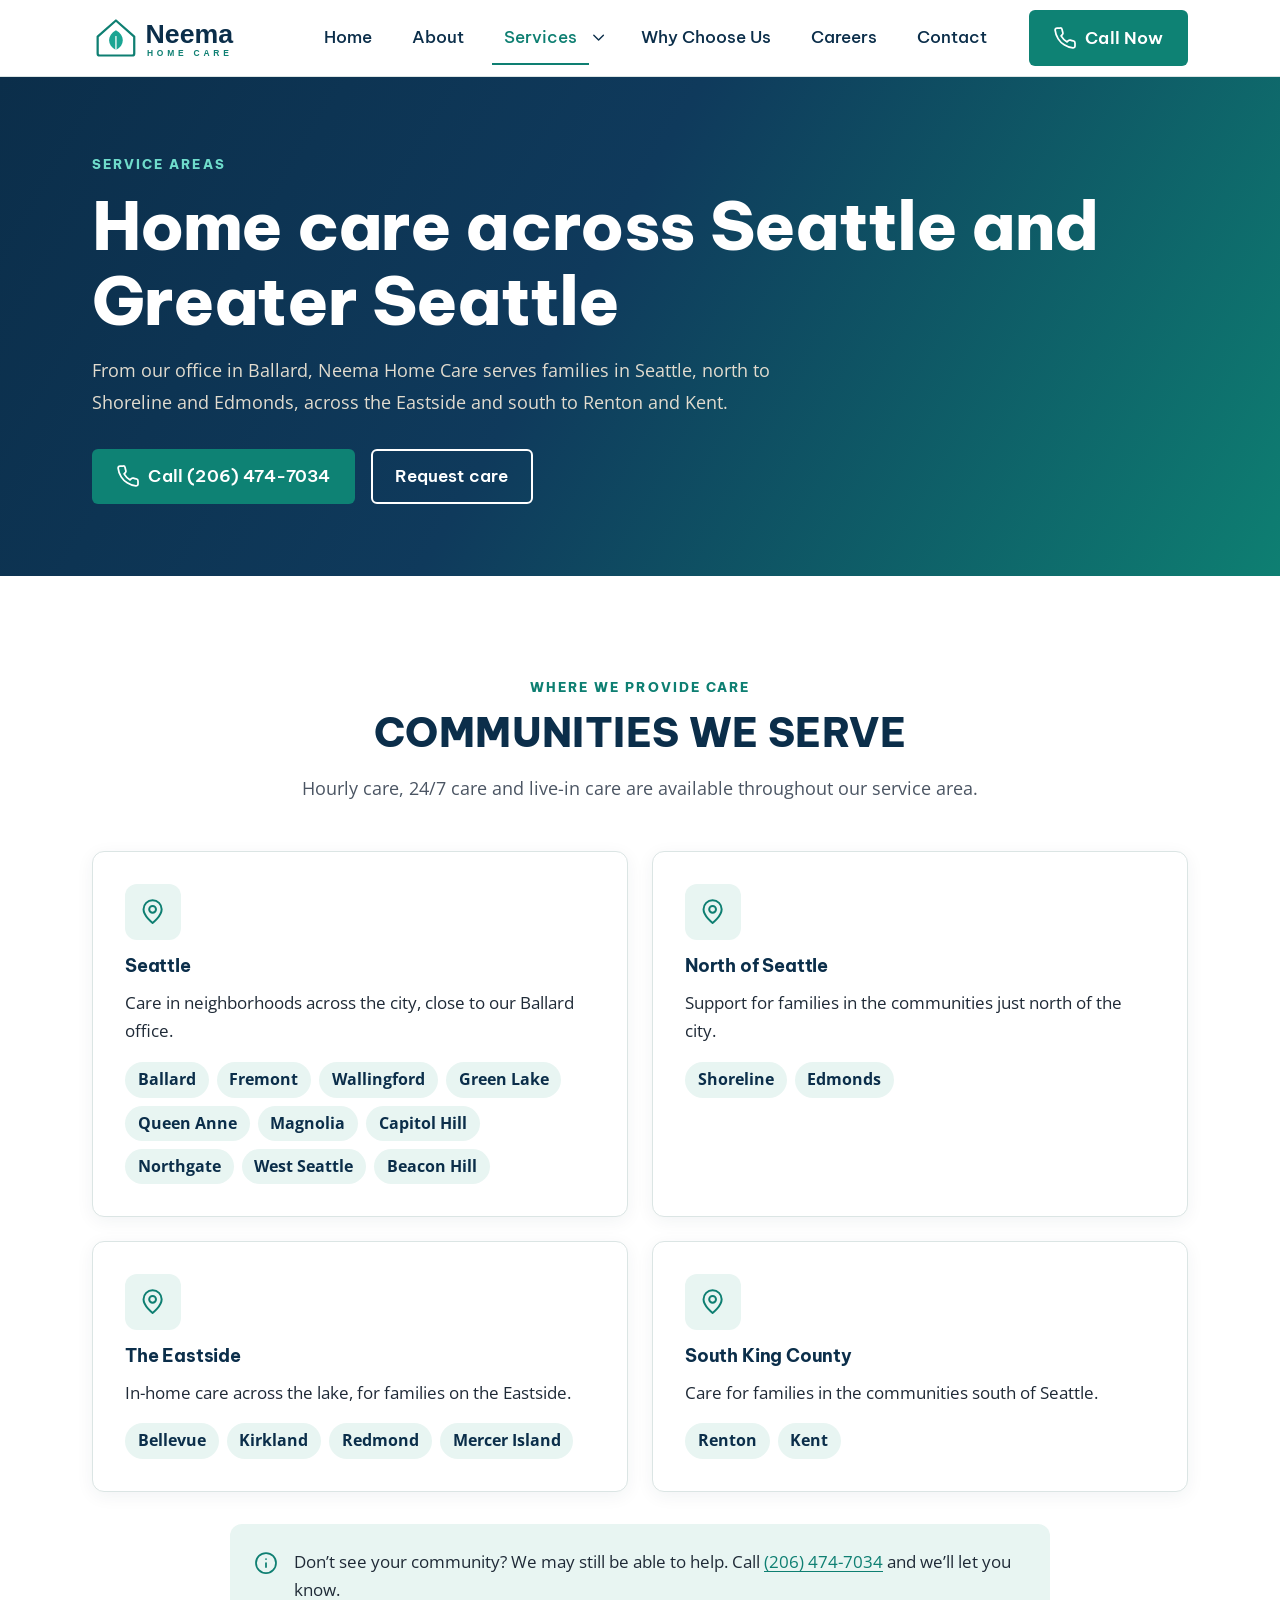
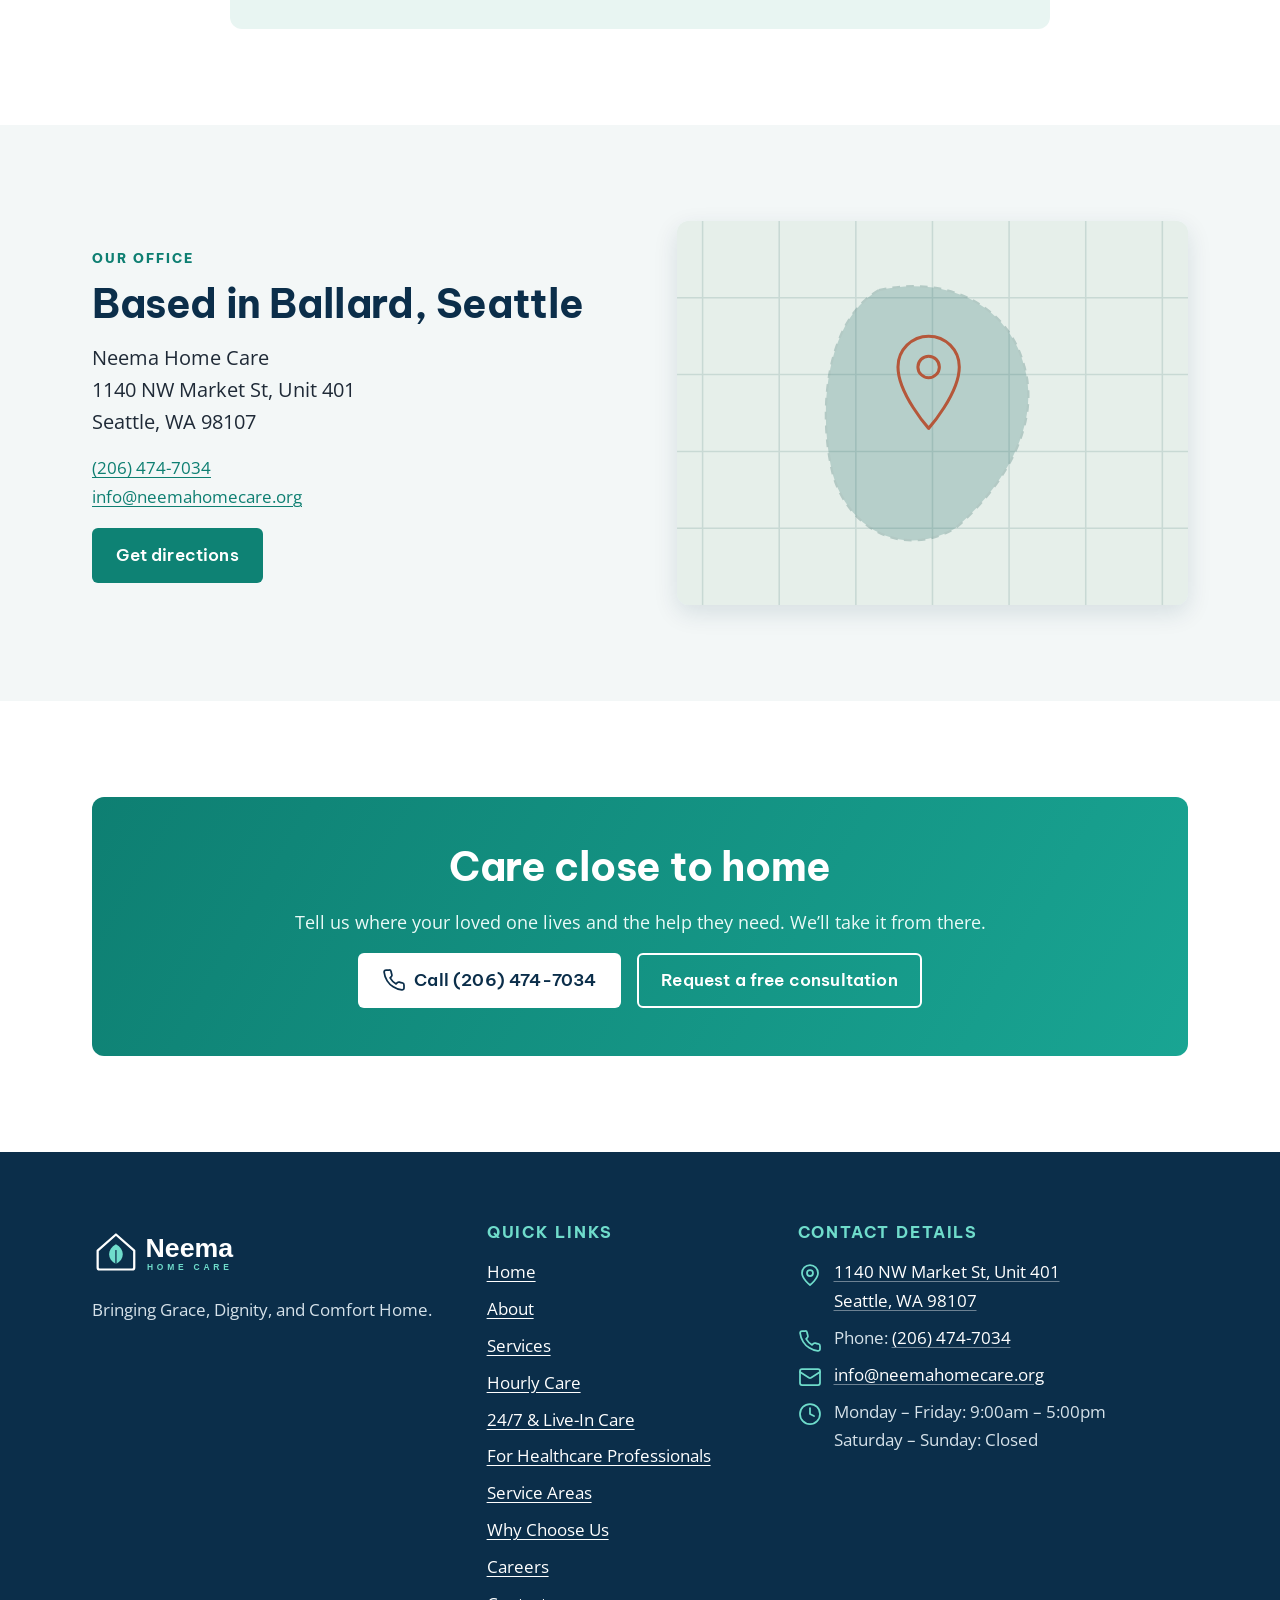
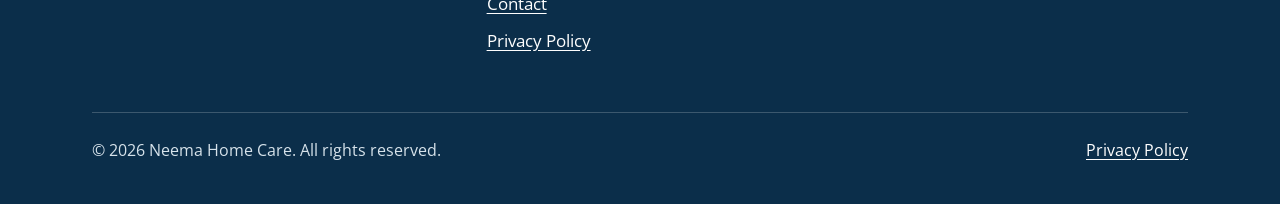
<file: service-areas.html>
<!DOCTYPE html>
<html lang="en">
<head>
  <meta charset="utf-8">
  <meta name="viewport" content="width=device-width, initial-scale=1">
  <title>Service Areas | Seattle Home Care | Neema Home Care</title>
  <meta name="description" content="Neema Home Care serves Seattle, Shoreline, Edmonds, Bellevue, Kirkland, Redmond, Mercer Island, Renton and Kent from our Ballard office.">
  <link rel="canonical" href="https://www.neemahomecare.org/service-areas.html">
  <meta property="og:type" content="website">
  <meta property="og:locale" content="en_US">
  <meta property="og:site_name" content="Neema Home Care">
  <meta property="og:title" content="Service Areas | Seattle Home Care | Neema Home Care">
  <meta property="og:description" content="Neema Home Care serves Seattle, Shoreline, Edmonds, Bellevue, Kirkland, Redmond, Mercer Island, Renton and Kent from our Ballard office.">
  <meta property="og:url" content="https://www.neemahomecare.org/service-areas.html">
  <meta property="og:image" content="https://www.neemahomecare.org/assets/images/caregiver-walk-outdoors.jpg">
  <meta name="twitter:card" content="summary_large_image">
  <meta name="theme-color" content="#0e7f72">
  <link rel="icon" type="image/svg+xml" href="assets/images/favicon.svg">
  <link rel="preconnect" href="https://fonts.googleapis.com">
  <link rel="preconnect" href="https://fonts.gstatic.com" crossorigin>
  <link href="https://fonts.googleapis.com/css2?family=Be+Vietnam+Pro:wght@500;600;700;800&family=Open+Sans:wght@400;600;700&display=swap" rel="stylesheet">
  <link rel="stylesheet" href="assets/css/variables.css">
  <link rel="stylesheet" href="assets/css/base.css">
  <link rel="stylesheet" href="assets/css/components.css">
  <link rel="stylesheet" href="assets/css/pages.css">
  <link rel="stylesheet" href="assets/css/responsive.css">
  <link rel="stylesheet" href="assets/css/theme.css">
  <script type="application/ld+json">
  {
    "@context": "https://schema.org",
    "@graph": [
      {
        "@type": "BreadcrumbList",
        "itemListElement": [
          {
            "@type": "ListItem",
            "position": 1,
            "name": "Home",
            "item": "https://www.neemahomecare.org/"
          },
          {
            "@type": "ListItem",
            "position": 2,
            "name": "Services",
            "item": "https://www.neemahomecare.org/services.html"
          },
          {
            "@type": "ListItem",
            "position": 3,
            "name": "Service Areas",
            "item": "https://www.neemahomecare.org/service-areas.html"
          }
        ]
      }
    ]
  }
  </script>
</head>
<body>
<a class="skip-link" href="#main">Skip to main content</a>
<header class="site-header">
  <div class="container header-inner">
    <a class="brand" href="index.html" aria-label="Neema Home Care, home page">
      <img src="assets/images/logo.svg" alt="Neema Home Care" width="190" height="56">
    </a>
    <nav class="primary-nav" id="primary-nav" aria-label="Main">
      <ul>
        <li><a href="index.html">Home</a></li>
        <li><a href="about.html">About</a></li>
                <li class="has-sub">
          <a href="services.html" class="is-section">Services</a>
          <button class="sub-toggle" type="button" aria-expanded="false" aria-controls="sub-services"><svg class="icon" viewBox="0 0 24 24" aria-hidden="true" focusable="false"><path d="m6 9 6 6 6-6"/></svg><span class="sr-only">Show service pages</span></button>
          <ul class="sub-menu" id="sub-services">
            <li><a href="services.html">All services</a></li>
            <li><a href="hourly-care.html">Hourly care</a></li>
            <li><a href="live-in-care.html">24/7 &amp; live-in care</a></li>
            <li><a href="healthcare-professionals.html">For healthcare professionals</a></li>
            <li><a href="service-areas.html" aria-current="page">Service areas</a></li>
          </ul>
        </li>
        <li><a href="why-choose-us.html">Why Choose Us</a></li>
        <li><a href="careers.html">Careers</a></li>
        <li><a href="contact.html">Contact</a></li>
      </ul>
    </nav>
    <div class="header-actions">
      <a class="btn btn--accent header-call" href="tel:+12064747034"><svg class="icon" viewBox="0 0 24 24" aria-hidden="true" focusable="false"><path d="M22 16.92v3a2 2 0 0 1-2.18 2 19.79 19.79 0 0 1-8.63-3.07 19.5 19.5 0 0 1-6-6 19.79 19.79 0 0 1-3.07-8.67A2 2 0 0 1 4.11 2h3a2 2 0 0 1 2 1.72c.127.96.361 1.903.7 2.81a2 2 0 0 1-.45 2.11L8.09 9.91a16 16 0 0 0 6 6l1.27-1.27a2 2 0 0 1 2.11-.45c.907.339 1.85.573 2.81.7A2 2 0 0 1 22 16.92z"/></svg><span>Call Now</span></a>
      <button class="nav-toggle" type="button" aria-expanded="false" aria-controls="primary-nav">
        <svg class="icon icon-open" viewBox="0 0 24 24" aria-hidden="true" focusable="false"><line x1="4" x2="20" y1="12" y2="12"/><line x1="4" x2="20" y1="6" y2="6"/><line x1="4" x2="20" y1="18" y2="18"/></svg>
        <svg class="icon icon-close" viewBox="0 0 24 24" aria-hidden="true" focusable="false"><path d="M18 6 6 18"/><path d="m6 6 12 12"/></svg>
        <span class="nav-toggle-label">Menu</span>
      </button>
    </div>
  </div>
</header>
<main id="main">
<section class="page-hero" aria-labelledby="page-title">
  <div class="container">
    <span class="eyebrow">Service areas</span>
    <h1 id="page-title">Home care across Seattle and Greater Seattle</h1>
    <p class="lead">From our office in Ballard, Neema Home Care serves families in Seattle, north to Shoreline and Edmonds, across the Eastside and south to Renton and Kent.</p>
    <div class="btn-row">
      <a class="btn btn--accent" href="tel:+12064747034"><svg class="icon" viewBox="0 0 24 24" aria-hidden="true" focusable="false"><path d="M22 16.92v3a2 2 0 0 1-2.18 2 19.79 19.79 0 0 1-8.63-3.07 19.5 19.5 0 0 1-6-6 19.79 19.79 0 0 1-3.07-8.67A2 2 0 0 1 4.11 2h3a2 2 0 0 1 2 1.72c.127.96.361 1.903.7 2.81a2 2 0 0 1-.45 2.11L8.09 9.91a16 16 0 0 0 6 6l1.27-1.27a2 2 0 0 1 2.11-.45c.907.339 1.85.573 2.81.7A2 2 0 0 1 22 16.92z"/></svg> Call (206) 474-7034</a>
      <a class="btn btn--outline-light" href="contact.html#consultation">Request care</a>
    </div>
  </div>
</section>

<section class="section" aria-labelledby="areas-title">
  <div class="container">
    <div class="section-head section-head--center">
      <span class="eyebrow">Where we provide care</span>
      <h2 id="areas-title">Communities we serve</h2>
      <p class="lead">Hourly care, 24/7 care and live-in care are available throughout our service area.</p>
    </div>
    <div class="card-grid card-grid--2">
      <article class="card area-card" id="seattle" data-reveal>
        <span class="icon-badge"><svg class="icon" viewBox="0 0 24 24" aria-hidden="true" focusable="false"><path d="M20 10c0 6-8 12-8 12s-8-6-8-12a8 8 0 0 1 16 0Z"/><circle cx="12" cy="10" r="3"/></svg></span>
        <h3>Seattle</h3>
        <p>Care in neighborhoods across the city, close to our Ballard office.</p>
        <ul class="area-tags"><li>Ballard</li><li>Fremont</li><li>Wallingford</li><li>Green Lake</li><li>Queen Anne</li><li>Magnolia</li><li>Capitol Hill</li><li>Northgate</li><li>West Seattle</li><li>Beacon Hill</li></ul>
      </article>
      <article class="card area-card" id="north" data-reveal>
        <span class="icon-badge"><svg class="icon" viewBox="0 0 24 24" aria-hidden="true" focusable="false"><path d="M20 10c0 6-8 12-8 12s-8-6-8-12a8 8 0 0 1 16 0Z"/><circle cx="12" cy="10" r="3"/></svg></span>
        <h3>North of Seattle</h3>
        <p>Support for families in the communities just north of the city.</p>
        <ul class="area-tags"><li>Shoreline</li><li>Edmonds</li></ul>
      </article>
      <article class="card area-card" id="eastside" data-reveal>
        <span class="icon-badge"><svg class="icon" viewBox="0 0 24 24" aria-hidden="true" focusable="false"><path d="M20 10c0 6-8 12-8 12s-8-6-8-12a8 8 0 0 1 16 0Z"/><circle cx="12" cy="10" r="3"/></svg></span>
        <h3>The Eastside</h3>
        <p>In-home care across the lake, for families on the Eastside.</p>
        <ul class="area-tags"><li>Bellevue</li><li>Kirkland</li><li>Redmond</li><li>Mercer Island</li></ul>
      </article>
      <article class="card area-card" id="south" data-reveal>
        <span class="icon-badge"><svg class="icon" viewBox="0 0 24 24" aria-hidden="true" focusable="false"><path d="M20 10c0 6-8 12-8 12s-8-6-8-12a8 8 0 0 1 16 0Z"/><circle cx="12" cy="10" r="3"/></svg></span>
        <h3>South King County</h3>
        <p>Care for families in the communities south of Seattle.</p>
        <ul class="area-tags"><li>Renton</li><li>Kent</li></ul>
      </article>
    </div>
    <div class="note area-note" data-reveal>
      <svg class="icon" viewBox="0 0 24 24" aria-hidden="true" focusable="false"><circle cx="12" cy="12" r="10"/><path d="M12 16v-4"/><path d="M12 8h.01"/></svg>
      <p>Don&rsquo;t see your community? We may still be able to help. Call <a href="tel:+12064747034">(206) 474-7034</a> and we&rsquo;ll let you know.</p>
    </div>
  </div>
</section>

<section class="section section--alt" aria-labelledby="office-title">
  <div class="container split">
    <div data-reveal>
      <span class="eyebrow">Our office</span>
      <h2 id="office-title">Based in Ballard, Seattle</h2>
      <address class="office-address">
        Neema Home Care<br>
        1140 NW Market St, Unit 401<br>
        Seattle, WA 98107
      </address>
      <p><a href="tel:+12064747034">(206) 474-7034</a><br><a href="mailto:info@neemahomecare.org">info@neemahomecare.org</a></p>
      <a class="btn btn--primary" href="https://www.google.com/maps/search/?api=1&amp;query=1140%20NW%20Market%20St%20Unit%20401%2C%20Seattle%2C%20WA%2098107" target="_blank" rel="noopener">Get directions<span class="sr-only"> (opens Google Maps in a new tab)</span></a>
    </div>
    <div class="media-frame split-media" data-reveal>
      <img src="assets/images/placeholder-service-area.svg" alt="Placeholder: a simple map graphic showing the Greater Seattle service area" width="800" height="500" loading="lazy">
    </div>
  </div>
</section>

<section class="section" aria-labelledby="cta-title">
  <div class="container">
    <div class="cta-banner" data-reveal>
      <h2 id="cta-title">Care close to home</h2>
      <p class="lead">Tell us where your loved one lives and the help they need. We&rsquo;ll take it from there.</p>
      <div class="btn-row">
        <a class="btn btn--light" href="tel:+12064747034"><svg class="icon" viewBox="0 0 24 24" aria-hidden="true" focusable="false"><path d="M22 16.92v3a2 2 0 0 1-2.18 2 19.79 19.79 0 0 1-8.63-3.07 19.5 19.5 0 0 1-6-6 19.79 19.79 0 0 1-3.07-8.67A2 2 0 0 1 4.11 2h3a2 2 0 0 1 2 1.72c.127.96.361 1.903.7 2.81a2 2 0 0 1-.45 2.11L8.09 9.91a16 16 0 0 0 6 6l1.27-1.27a2 2 0 0 1 2.11-.45c.907.339 1.85.573 2.81.7A2 2 0 0 1 22 16.92z"/></svg> Call (206) 474-7034</a>
        <a class="btn btn--outline-light" href="contact.html#consultation">Request a free consultation</a>
      </div>
    </div>
  </div>
</section>
</main>
</main>
<footer class="site-footer">
  <div class="container">
    <div class="footer-grid">
      <div>
        <a class="footer-logo" href="index.html" aria-label="Neema Home Care, home page"><img src="assets/images/logo-light.svg" alt="Neema Home Care" width="190" height="56" loading="lazy"></a>
        <p>Bringing Grace, Dignity, and Comfort Home.</p>
      </div>
      <div>
        <h2>Quick links</h2>
        <ul class="footer-list">
          <li><a href="index.html">Home</a></li>
          <li><a href="about.html">About</a></li>
          <li><a href="services.html">Services</a></li>
          <li><a href="hourly-care.html">Hourly Care</a></li>
          <li><a href="live-in-care.html">24/7 &amp; Live-In Care</a></li>
          <li><a href="healthcare-professionals.html">For Healthcare Professionals</a></li>
          <li><a href="service-areas.html">Service Areas</a></li>
          <li><a href="why-choose-us.html">Why Choose Us</a></li>
          <li><a href="careers.html">Careers</a></li>
          <li><a href="contact.html">Contact</a></li>
          <li><a href="privacy-policy.html">Privacy Policy</a></li>
        </ul>
      </div>
      <div>
        <h2>Contact details</h2>
        <ul class="footer-list footer-contact">
          <li><svg class="icon" viewBox="0 0 24 24" aria-hidden="true" focusable="false"><path d="M20 10c0 6-8 12-8 12s-8-6-8-12a8 8 0 0 1 16 0Z"/><circle cx="12" cy="10" r="3"/></svg><a href="https://www.google.com/maps/search/?api=1&amp;query=1140%20NW%20Market%20St%20Unit%20401%2C%20Seattle%2C%20WA%2098107" target="_blank" rel="noopener">1140 NW Market St, Unit 401<br>Seattle, WA 98107<span class="sr-only"> (opens Google Maps in a new tab)</span></a></li>
          <li><svg class="icon" viewBox="0 0 24 24" aria-hidden="true" focusable="false"><path d="M22 16.92v3a2 2 0 0 1-2.18 2 19.79 19.79 0 0 1-8.63-3.07 19.5 19.5 0 0 1-6-6 19.79 19.79 0 0 1-3.07-8.67A2 2 0 0 1 4.11 2h3a2 2 0 0 1 2 1.72c.127.96.361 1.903.7 2.81a2 2 0 0 1-.45 2.11L8.09 9.91a16 16 0 0 0 6 6l1.27-1.27a2 2 0 0 1 2.11-.45c.907.339 1.85.573 2.81.7A2 2 0 0 1 22 16.92z"/></svg><span>Phone: <a href="tel:+12064747034">(206) 474-7034</a></span></li>
          <li><svg class="icon" viewBox="0 0 24 24" aria-hidden="true" focusable="false"><rect width="20" height="16" x="2" y="4" rx="2"/><path d="m22 7-8.97 5.7a1.94 1.94 0 0 1-2.06 0L2 7"/></svg><a href="mailto:info@neemahomecare.org">info@neemahomecare.org</a></li>
          <li><svg class="icon" viewBox="0 0 24 24" aria-hidden="true" focusable="false"><circle cx="12" cy="12" r="10"/><polyline points="12 6 12 12 16 14"/></svg><span>Monday &ndash; Friday: 9:00am &ndash; 5:00pm<br>Saturday &ndash; Sunday: Closed</span></li>
        </ul>
      </div>
    </div>
    <div class="footer-bottom">
      <p>&copy; <span data-year>2026</span> Neema Home Care. All rights reserved.</p>
      <p><a href="privacy-policy.html">Privacy Policy</a></p>
    </div>
  </div>
</footer>
<nav class="mobile-cta" aria-label="Quick actions">
  <a class="mobile-cta__btn" href="tel:+12064747034"><svg class="icon" viewBox="0 0 24 24" aria-hidden="true" focusable="false"><path d="M22 16.92v3a2 2 0 0 1-2.18 2 19.79 19.79 0 0 1-8.63-3.07 19.5 19.5 0 0 1-6-6 19.79 19.79 0 0 1-3.07-8.67A2 2 0 0 1 4.11 2h3a2 2 0 0 1 2 1.72c.127.96.361 1.903.7 2.81a2 2 0 0 1-.45 2.11L8.09 9.91a16 16 0 0 0 6 6l1.27-1.27a2 2 0 0 1 2.11-.45c.907.339 1.85.573 2.81.7A2 2 0 0 1 22 16.92z"/></svg><span>Call Now</span></a>
  <a class="mobile-cta__btn mobile-cta__btn--accent" href="contact.html#consultation"><svg class="icon" viewBox="0 0 24 24" aria-hidden="true" focusable="false"><path d="M5 12h14"/><path d="m12 5 7 7-7 7"/></svg><span>Get Started</span></a>
</nav>
<script src="assets/js/main.js" defer></script>
<script src="assets/js/animations.js" defer></script>
</body>
</html>
</file>
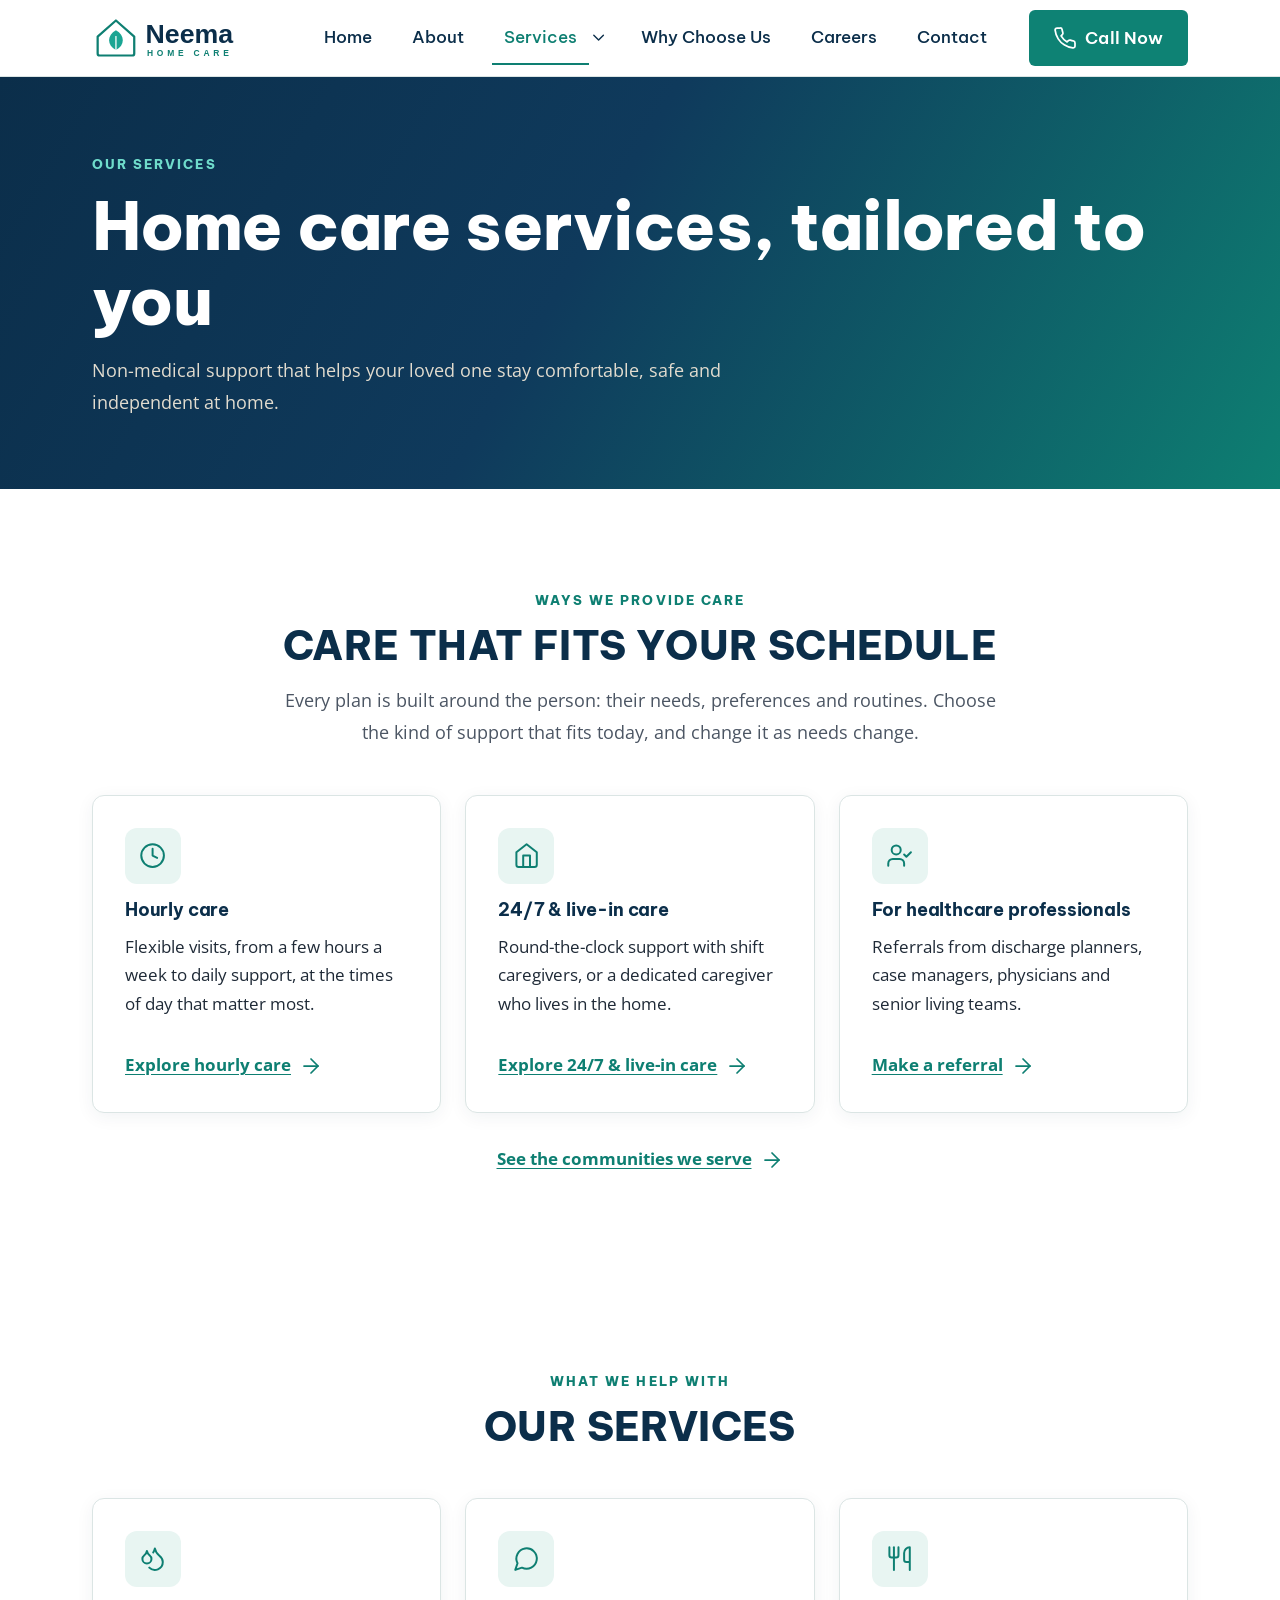
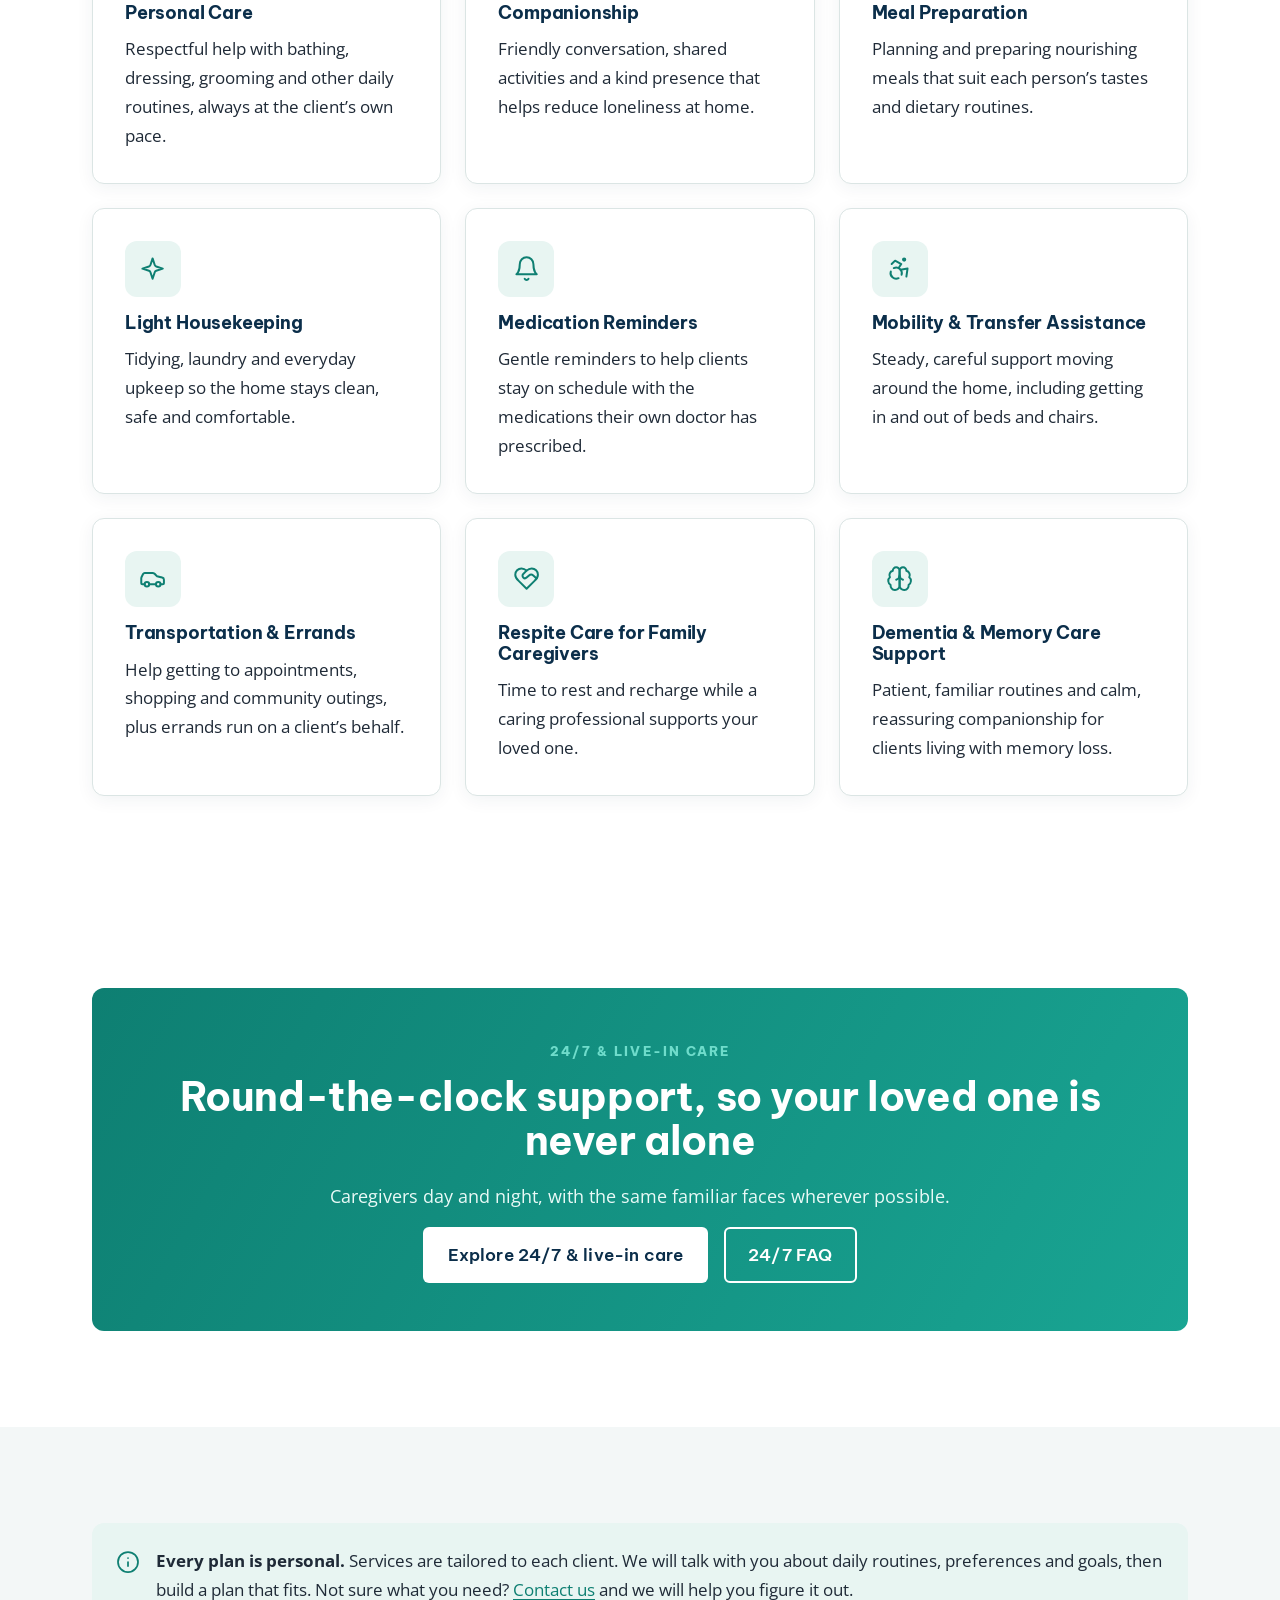
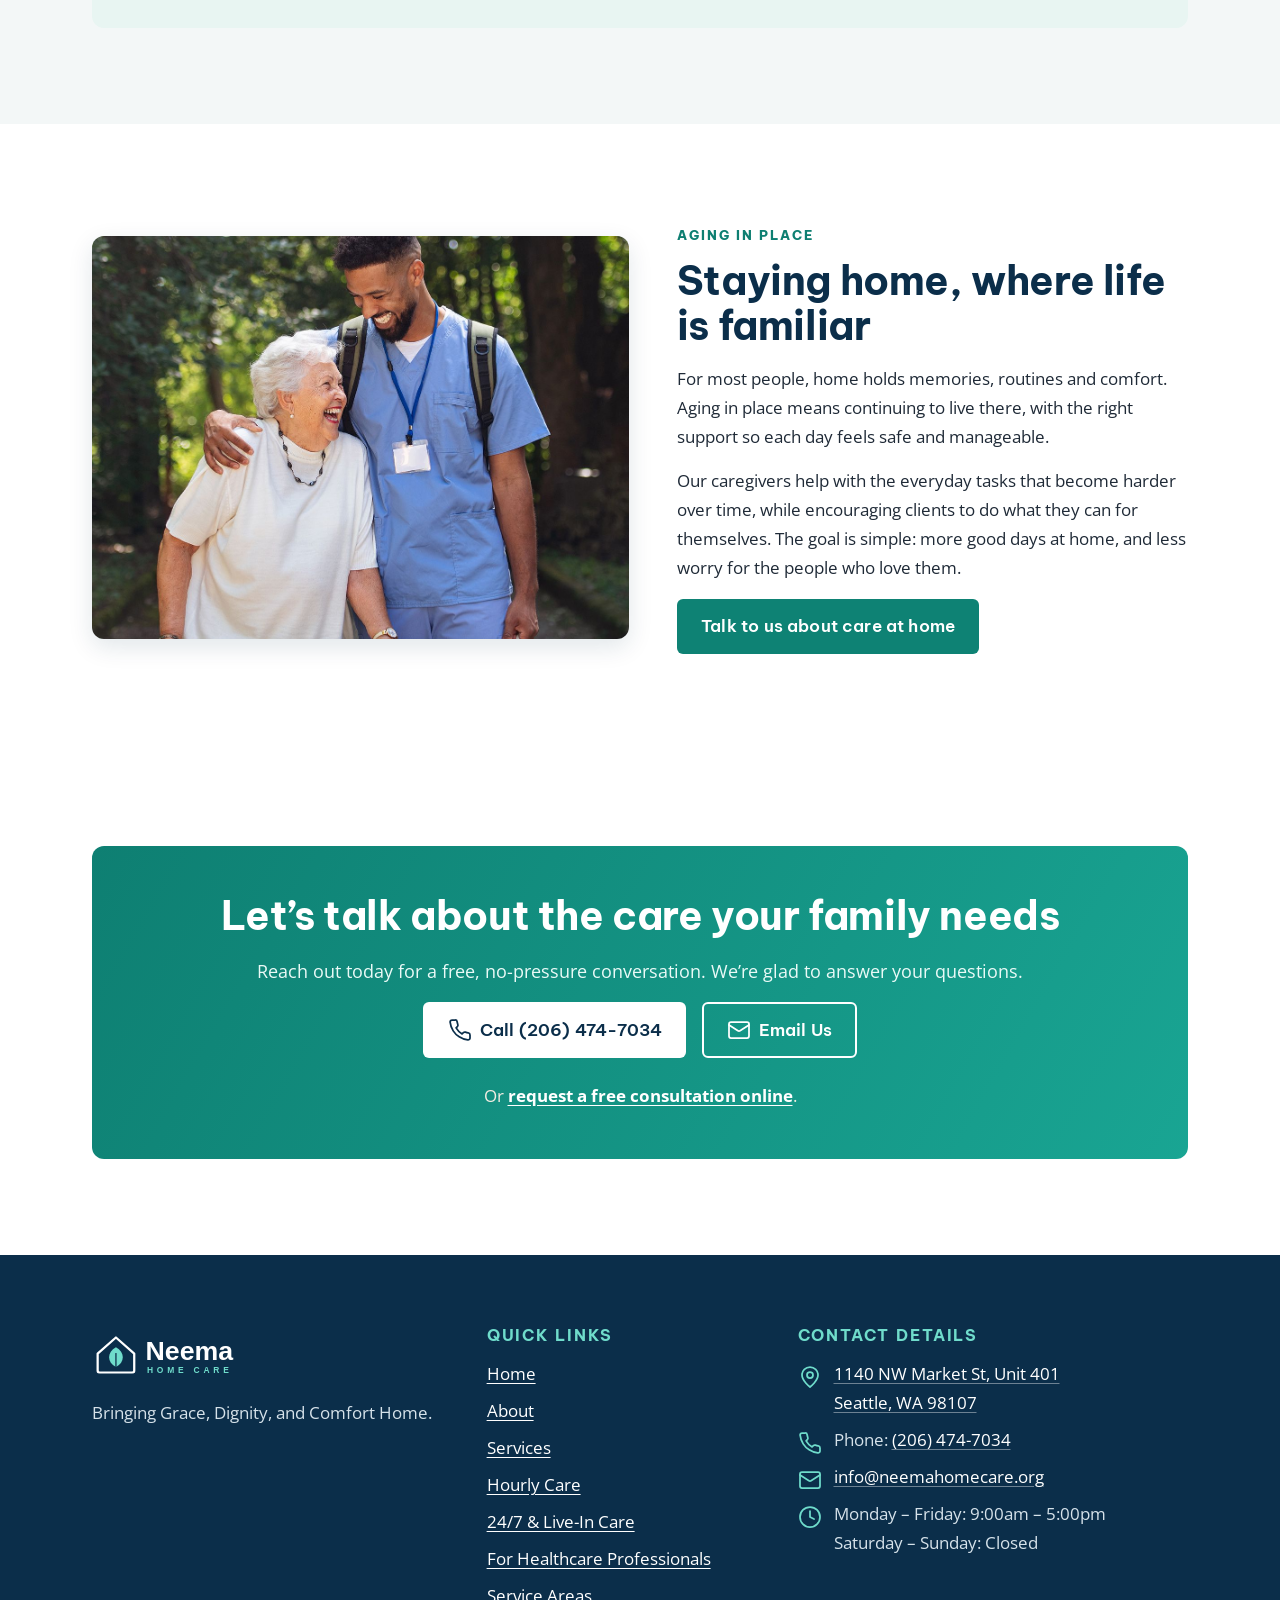
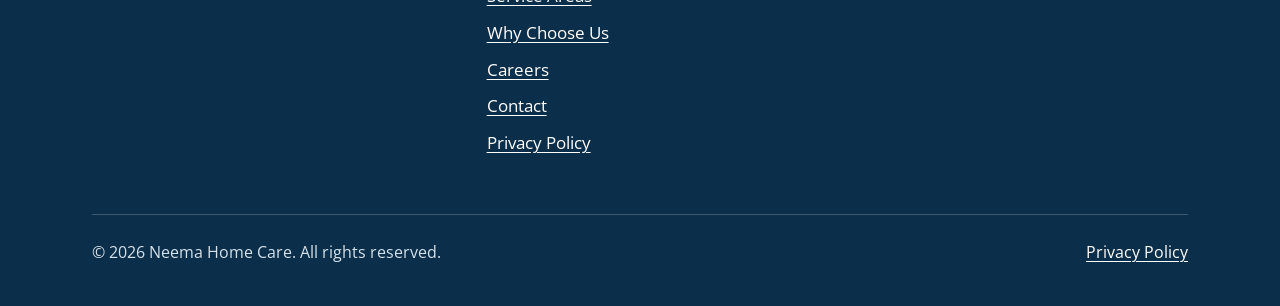
<file: services.html>
<!DOCTYPE html>
<html lang="en">
<head>
  <meta charset="utf-8">
  <meta name="viewport" content="width=device-width, initial-scale=1">
  <title>Home Care Services | Neema Home Care</title>
  <meta name="description" content="Non-medical home care services in Seattle: personal care, companionship, meals, housekeeping, medication reminders, mobility help and respite care.">
  <link rel="canonical" href="https://www.neemahomecare.org/services.html">
  <meta property="og:type" content="website">
  <meta property="og:locale" content="en_US">
  <meta property="og:site_name" content="Neema Home Care">
  <meta property="og:title" content="Home Care Services | Neema Home Care">
  <meta property="og:description" content="Non-medical home care services in Seattle: personal care, companionship, meals, housekeeping, medication reminders, mobility help and respite care.">
  <meta property="og:url" content="https://www.neemahomecare.org/services.html">
  <meta property="og:image" content="https://www.neemahomecare.org/assets/images/caregiver-walk-outdoors.jpg">
  <meta name="twitter:card" content="summary_large_image">
  <meta name="theme-color" content="#0e7f72">
  <link rel="icon" type="image/svg+xml" href="assets/images/favicon.svg">
  <link rel="preconnect" href="https://fonts.googleapis.com">
  <link rel="preconnect" href="https://fonts.gstatic.com" crossorigin>
  <link href="https://fonts.googleapis.com/css2?family=Be+Vietnam+Pro:wght@500;600;700;800&family=Open+Sans:wght@400;600;700&display=swap" rel="stylesheet">
  <link rel="stylesheet" href="assets/css/variables.css">
  <link rel="stylesheet" href="assets/css/base.css">
  <link rel="stylesheet" href="assets/css/components.css">
  <link rel="stylesheet" href="assets/css/pages.css">
  <link rel="stylesheet" href="assets/css/responsive.css">
  <link rel="stylesheet" href="assets/css/theme.css">
  <script type="application/ld+json">
  {
    "@context": "https://schema.org",
    "@graph": [
      {
        "@type": "BreadcrumbList",
        "itemListElement": [
          {
            "@type": "ListItem",
            "position": 1,
            "name": "Home",
            "item": "https://www.neemahomecare.org/"
          },
          {
            "@type": "ListItem",
            "position": 2,
            "name": "Services",
            "item": "https://www.neemahomecare.org/services.html"
          }
        ]
      }
    ]
  }
  </script>
</head>
<body>
<a class="skip-link" href="#main">Skip to main content</a>
<header class="site-header">
  <div class="container header-inner">
    <a class="brand" href="index.html" aria-label="Neema Home Care, home page">
      <img src="assets/images/logo.svg" alt="Neema Home Care" width="190" height="56">
    </a>
    <nav class="primary-nav" id="primary-nav" aria-label="Main">
      <ul>
        <li><a href="index.html">Home</a></li>
        <li><a href="about.html">About</a></li>
        <li class="has-sub">
          <a href="services.html" class="is-section">Services</a>
          <button class="sub-toggle" type="button" aria-expanded="false" aria-controls="sub-services"><svg class="icon" viewBox="0 0 24 24" aria-hidden="true" focusable="false"><path d="m6 9 6 6 6-6"/></svg><span class="sr-only">Show service pages</span></button>
          <ul class="sub-menu" id="sub-services">
            <li><a href="services.html" aria-current="page">All services</a></li>
            <li><a href="hourly-care.html">Hourly care</a></li>
            <li><a href="live-in-care.html">24/7 &amp; live-in care</a></li>
            <li><a href="healthcare-professionals.html">For healthcare professionals</a></li>
            <li><a href="service-areas.html">Service areas</a></li>
          </ul>
        </li>
        <li><a href="why-choose-us.html">Why Choose Us</a></li>
        <li><a href="careers.html">Careers</a></li>
        <li><a href="contact.html">Contact</a></li>
      </ul>
    </nav>
    <div class="header-actions">
      <a class="btn btn--accent header-call" href="tel:+12064747034"><svg class="icon" viewBox="0 0 24 24" aria-hidden="true" focusable="false"><path d="M22 16.92v3a2 2 0 0 1-2.18 2 19.79 19.79 0 0 1-8.63-3.07 19.5 19.5 0 0 1-6-6 19.79 19.79 0 0 1-3.07-8.67A2 2 0 0 1 4.11 2h3a2 2 0 0 1 2 1.72c.127.96.361 1.903.7 2.81a2 2 0 0 1-.45 2.11L8.09 9.91a16 16 0 0 0 6 6l1.27-1.27a2 2 0 0 1 2.11-.45c.907.339 1.85.573 2.81.7A2 2 0 0 1 22 16.92z"/></svg><span>Call Now</span></a>
      <button class="nav-toggle" type="button" aria-expanded="false" aria-controls="primary-nav">
        <svg class="icon icon-open" viewBox="0 0 24 24" aria-hidden="true" focusable="false"><line x1="4" x2="20" y1="12" y2="12"/><line x1="4" x2="20" y1="6" y2="6"/><line x1="4" x2="20" y1="18" y2="18"/></svg>
        <svg class="icon icon-close" viewBox="0 0 24 24" aria-hidden="true" focusable="false"><path d="M18 6 6 18"/><path d="m6 6 12 12"/></svg>
        <span class="nav-toggle-label">Menu</span>
      </button>
    </div>
  </div>
</header>
<main id="main">
<section class="page-hero" aria-labelledby="page-title">
  <div class="container">
    <span class="eyebrow">Our services</span>
    <h1 id="page-title">Home care services, tailored to you</h1>
    <p class="lead">Non-medical support that helps your loved one stay comfortable, safe and independent at home.</p>
  </div>
</section>

<section class="section" aria-labelledby="ways-title">
  <div class="container">
    <div class="section-head section-head--center">
      <span class="eyebrow">Ways we provide care</span>
      <h2 id="ways-title">Care that fits your schedule</h2>
      <p class="lead">Every plan is built around the person: their needs, preferences and routines. Choose the kind of support that fits today, and change it as needs change.</p>
    </div>
    <div class="card-grid card-grid--3">
      <article class="card ways-card" data-reveal>
        <span class="icon-badge"><svg class="icon" viewBox="0 0 24 24" aria-hidden="true" focusable="false"><circle cx="12" cy="12" r="10"/><polyline points="12 6 12 12 16 14"/></svg></span>
        <h3>Hourly care</h3>
        <p>Flexible visits, from a few hours a week to daily support, at the times of day that matter most.</p>
        <a class="text-link" href="hourly-care.html">Explore hourly care <svg class="icon" viewBox="0 0 24 24" aria-hidden="true" focusable="false"><path d="M5 12h14"/><path d="m12 5 7 7-7 7"/></svg></a>
      </article>
      <article class="card ways-card" data-reveal>
        <span class="icon-badge"><svg class="icon" viewBox="0 0 24 24" aria-hidden="true" focusable="false"><path d="m3 9 9-7 9 7v11a2 2 0 0 1-2 2H5a2 2 0 0 1-2-2z"/><polyline points="9 22 9 12 15 12 15 22"/></svg></span>
        <h3>24/7 &amp; live-in care</h3>
        <p>Round-the-clock support with shift caregivers, or a dedicated caregiver who lives in the home.</p>
        <a class="text-link" href="live-in-care.html">Explore 24/7 &amp; live-in care <svg class="icon" viewBox="0 0 24 24" aria-hidden="true" focusable="false"><path d="M5 12h14"/><path d="m12 5 7 7-7 7"/></svg></a>
      </article>
      <article class="card ways-card" data-reveal>
        <span class="icon-badge"><svg class="icon" viewBox="0 0 24 24" aria-hidden="true" focusable="false"><path d="M16 21v-2a4 4 0 0 0-4-4H6a4 4 0 0 0-4 4v2"/><circle cx="9" cy="7" r="4"/><polyline points="16 11 18 13 22 9"/></svg></span>
        <h3>For healthcare professionals</h3>
        <p>Referrals from discharge planners, case managers, physicians and senior living teams.</p>
        <a class="text-link" href="healthcare-professionals.html">Make a referral <svg class="icon" viewBox="0 0 24 24" aria-hidden="true" focusable="false"><path d="M5 12h14"/><path d="m12 5 7 7-7 7"/></svg></a>
      </article>
    </div>
    <p class="section-more"><a class="text-link" href="service-areas.html">See the communities we serve <svg class="icon" viewBox="0 0 24 24" aria-hidden="true" focusable="false"><path d="M5 12h14"/><path d="m12 5 7 7-7 7"/></svg></a></p>
  </div>
</section>

<section class="section" aria-labelledby="list-title">
  <div class="container">
    <div class="section-head section-head--center">
      <span class="eyebrow">What we help with</span>
      <h2 id="list-title">Our services</h2>
    </div>
    <div class="card-grid card-grid--3">
      <article class="card" id="personal-care" data-reveal>
        <span class="icon-badge"><svg class="icon" viewBox="0 0 24 24" aria-hidden="true" focusable="false"><path d="M7 16.3c2.2 0 4-1.83 4-4.05 0-1.16-.57-2.26-1.71-3.19S7.29 6.75 7 5.3c-.29 1.45-1.14 2.84-2.29 3.76S3 11.1 3 12.25c0 2.22 1.8 4.05 4 4.05z"/><path d="M12.56 6.6A10.97 10.97 0 0 0 14 3.02c.5 2.5 2 4.9 4 6.5s3 3.5 3 5.5a6.98 6.98 0 0 1-11.91 4.97"/></svg></span>
        <h3>Personal Care</h3>
        <p>Respectful help with bathing, dressing, grooming and other daily routines, always at the client&rsquo;s own pace.</p>
      </article>
      <article class="card" id="companionship" data-reveal>
        <span class="icon-badge"><svg class="icon" viewBox="0 0 24 24" aria-hidden="true" focusable="false"><path d="M7.9 20A9 9 0 1 0 4 16.1L2 22Z"/></svg></span>
        <h3>Companionship</h3>
        <p>Friendly conversation, shared activities and a kind presence that helps reduce loneliness at home.</p>
      </article>
      <article class="card" id="meal-preparation" data-reveal>
        <span class="icon-badge"><svg class="icon" viewBox="0 0 24 24" aria-hidden="true" focusable="false"><path d="M3 2v7c0 1.1.9 2 2 2h4a2 2 0 0 0 2-2V2"/><path d="M7 2v20"/><path d="M21 15V2a5 5 0 0 0-5 5v6c0 1.1.9 2 2 2h3Zm0 0v7"/></svg></span>
        <h3>Meal Preparation</h3>
        <p>Planning and preparing nourishing meals that suit each person&rsquo;s tastes and dietary routines.</p>
      </article>
      <article class="card" id="light-housekeeping" data-reveal>
        <span class="icon-badge"><svg class="icon" viewBox="0 0 24 24" aria-hidden="true" focusable="false"><path d="m12 3-1.9 5.8a2 2 0 0 1-1.3 1.3L3 12l5.8 1.9a2 2 0 0 1 1.3 1.3L12 21l1.9-5.8a2 2 0 0 1 1.3-1.3L21 12l-5.8-1.9a2 2 0 0 1-1.3-1.3Z"/></svg></span>
        <h3>Light Housekeeping</h3>
        <p>Tidying, laundry and everyday upkeep so the home stays clean, safe and comfortable.</p>
      </article>
      <article class="card" id="medication-reminders" data-reveal>
        <span class="icon-badge"><svg class="icon" viewBox="0 0 24 24" aria-hidden="true" focusable="false"><path d="M6 8a6 6 0 0 1 12 0c0 7 3 9 3 9H3s3-2 3-9"/><path d="M10.3 21a1.94 1.94 0 0 0 3.4 0"/></svg></span>
        <h3>Medication Reminders</h3>
        <p>Gentle reminders to help clients stay on schedule with the medications their own doctor has prescribed.</p>
      </article>
      <article class="card" id="mobility" data-reveal>
        <span class="icon-badge"><svg class="icon" viewBox="0 0 24 24" aria-hidden="true" focusable="false"><circle cx="16" cy="4" r="1"/><path d="m18 19 1-7-6 1"/><path d="m5 8 3-3 5.5 3-2.36 3.5"/><path d="M4.24 14.5a5 5 0 0 0 6.88 6"/><path d="M13.76 17.5a5 5 0 0 0-6.88-6"/></svg></span>
        <h3>Mobility &amp; Transfer Assistance</h3>
        <p>Steady, careful support moving around the home, including getting in and out of beds and chairs.</p>
      </article>
      <article class="card" id="transportation" data-reveal>
        <span class="icon-badge"><svg class="icon" viewBox="0 0 24 24" aria-hidden="true" focusable="false"><path d="M19 17h2c.6 0 1-.4 1-1v-3c0-.9-.7-1.7-1.5-1.9C18.7 10.6 16 10 16 10s-1.3-1.4-2.2-2.3c-.5-.4-1.1-.7-1.8-.7H5c-.6 0-1.1.4-1.4.9l-1.4 2.9A3.7 3.7 0 0 0 2 12v4c0 .6.4 1 1 1h2"/><circle cx="7" cy="17" r="2"/><path d="M9 17h6"/><circle cx="17" cy="17" r="2"/></svg></span>
        <h3>Transportation &amp; Errands</h3>
        <p>Help getting to appointments, shopping and community outings, plus errands run on a client&rsquo;s behalf.</p>
      </article>
      <article class="card" id="respite-care" data-reveal>
        <span class="icon-badge"><svg class="icon" viewBox="0 0 24 24" aria-hidden="true" focusable="false"><path d="M19 14c1.49-1.46 3-3.21 3-5.5A5.5 5.5 0 0 0 16.5 3c-1.76 0-3 .5-4.5 2-1.5-1.5-2.74-2-4.5-2A5.5 5.5 0 0 0 2 8.5c0 2.3 1.5 4.05 3 5.5l7 7Z"/><path d="M12 5 9.04 7.96a2.17 2.17 0 0 0 0 3.08c.82.82 2.13.85 3 .07l2.07-1.9a2.82 2.82 0 0 1 3.79 0l2.96 2.66"/></svg></span>
        <h3>Respite Care for Family Caregivers</h3>
        <p>Time to rest and recharge while a caring professional supports your loved one.</p>
      </article>
      <article class="card" id="memory-care" data-reveal>
        <span class="icon-badge"><svg class="icon" viewBox="0 0 24 24" aria-hidden="true" focusable="false"><path d="M12 5a3 3 0 1 0-5.997.125 4 4 0 0 0-2.526 5.77 4 4 0 0 0 .556 6.588A4 4 0 1 0 12 18Z"/><path d="M12 5a3 3 0 1 1 5.997.125 4 4 0 0 1 2.526 5.77 4 4 0 0 1-.556 6.588A4 4 0 1 1 12 18Z"/><path d="M15 13a4.5 4.5 0 0 1-3-4 4.5 4.5 0 0 1-3 4"/></svg></span>
        <h3>Dementia &amp; Memory Care Support</h3>
        <p>Patient, familiar routines and calm, reassuring companionship for clients living with memory loss.</p>
      </article>
    </div>
  </div>
</section>

<section class="section" aria-labelledby="livein-title">
  <div class="container">
    <div class="cta-banner" data-reveal>
      <span class="eyebrow" style="color:var(--color-gold)">24/7 &amp; live-in care</span>
      <h2 id="livein-title">Round-the-clock support, so your loved one is never alone</h2>
      <p class="lead">Caregivers day and night, with the same familiar faces wherever possible.</p>
      <div class="btn-row">
        <a class="btn btn--light" href="live-in-care.html">Explore 24/7 &amp; live-in care</a>
        <a class="btn btn--outline-light" href="live-in-care.html#faq">24/7 FAQ</a>
      </div>
    </div>
  </div>
</section>

<section class="section section--alt" aria-label="Care is tailored to each client">
  <div class="container">
    <div class="note" data-reveal>
      <svg class="icon" viewBox="0 0 24 24" aria-hidden="true" focusable="false"><circle cx="12" cy="12" r="10"/><path d="M12 16v-4"/><path d="M12 8h.01"/></svg>
      <div>
        <p><strong>Every plan is personal.</strong> Services are tailored to each client. We will talk with you about daily routines, preferences and goals, then build a plan that fits. Not sure what you need? <a href="contact.html#consultation">Contact us</a> and we will help you figure it out.</p>
      </div>
    </div>
  </div>
</section>

<section class="section" aria-labelledby="aging-title">
  <div class="container split split--reverse">
    <div data-reveal>
      <span class="eyebrow">Aging in place</span>
      <h2 id="aging-title">Staying home, where life is familiar</h2>
      <p>For most people, home holds memories, routines and comfort. Aging in place means continuing to live there, with the right support so each day feels safe and manageable.</p>
      <p>Our caregivers help with the everyday tasks that become harder over time, while encouraging clients to do what they can for themselves. The goal is simple: more good days at home, and less worry for the people who love them.</p>
      <a class="btn btn--primary" href="contact.html#consultation">Talk to us about care at home</a>
    </div>
    <div class="media-frame split-media" data-reveal>
      <img src="assets/images/caregiver-walk-outdoors.jpg" alt="A caregiver and an older woman with a walker laugh together on a walk outdoors" width="1191" height="1191" loading="lazy" style="object-position:50% 35%">
    </div>
  </div>
</section>

<section class="section" aria-labelledby="cta-title">
  <div class="container">
    <div class="cta-banner" data-reveal>
      <h2 id="cta-title">Let&rsquo;s talk about the care your family needs</h2>
      <p class="lead">Reach out today for a free, no-pressure conversation. We&rsquo;re glad to answer your questions.</p>
      <div class="btn-row">
        <a class="btn btn--light" href="tel:+12064747034"><svg class="icon" viewBox="0 0 24 24" aria-hidden="true" focusable="false"><path d="M22 16.92v3a2 2 0 0 1-2.18 2 19.79 19.79 0 0 1-8.63-3.07 19.5 19.5 0 0 1-6-6 19.79 19.79 0 0 1-3.07-8.67A2 2 0 0 1 4.11 2h3a2 2 0 0 1 2 1.72c.127.96.361 1.903.7 2.81a2 2 0 0 1-.45 2.11L8.09 9.91a16 16 0 0 0 6 6l1.27-1.27a2 2 0 0 1 2.11-.45c.907.339 1.85.573 2.81.7A2 2 0 0 1 22 16.92z"/></svg> Call (206) 474-7034</a>
        <a class="btn btn--outline-light" href="mailto:info@neemahomecare.org"><svg class="icon" viewBox="0 0 24 24" aria-hidden="true" focusable="false"><rect width="20" height="16" x="2" y="4" rx="2"/><path d="m22 7-8.97 5.7a1.94 1.94 0 0 1-2.06 0L2 7"/></svg> Email Us</a>
      </div>
      <p class="cta-contact">Or <a href="contact.html#consultation">request a free consultation online</a>.</p>
    </div>
  </div>
</section>
</main>
<footer class="site-footer">
  <div class="container">
    <div class="footer-grid">
      <div>
        <a class="footer-logo" href="index.html" aria-label="Neema Home Care, home page"><img src="assets/images/logo-light.svg" alt="Neema Home Care" width="190" height="56" loading="lazy"></a>
        <p>Bringing Grace, Dignity, and Comfort Home.</p>
      </div>
      <div>
        <h2>Quick links</h2>
        <ul class="footer-list">
          <li><a href="index.html">Home</a></li>
          <li><a href="about.html">About</a></li>
          <li><a href="services.html">Services</a></li>
          <li><a href="hourly-care.html">Hourly Care</a></li>
          <li><a href="live-in-care.html">24/7 &amp; Live-In Care</a></li>
          <li><a href="healthcare-professionals.html">For Healthcare Professionals</a></li>
          <li><a href="service-areas.html">Service Areas</a></li>
          <li><a href="why-choose-us.html">Why Choose Us</a></li>
          <li><a href="careers.html">Careers</a></li>
          <li><a href="contact.html">Contact</a></li>
          <li><a href="privacy-policy.html">Privacy Policy</a></li>
        </ul>
      </div>
      <div>
        <h2>Contact details</h2>
        <ul class="footer-list footer-contact">
          <li><svg class="icon" viewBox="0 0 24 24" aria-hidden="true" focusable="false"><path d="M20 10c0 6-8 12-8 12s-8-6-8-12a8 8 0 0 1 16 0Z"/><circle cx="12" cy="10" r="3"/></svg><a href="https://www.google.com/maps/search/?api=1&amp;query=1140%20NW%20Market%20St%20Unit%20401%2C%20Seattle%2C%20WA%2098107" target="_blank" rel="noopener">1140 NW Market St, Unit 401<br>Seattle, WA 98107<span class="sr-only"> (opens Google Maps in a new tab)</span></a></li>
          <li><svg class="icon" viewBox="0 0 24 24" aria-hidden="true" focusable="false"><path d="M22 16.92v3a2 2 0 0 1-2.18 2 19.79 19.79 0 0 1-8.63-3.07 19.5 19.5 0 0 1-6-6 19.79 19.79 0 0 1-3.07-8.67A2 2 0 0 1 4.11 2h3a2 2 0 0 1 2 1.72c.127.96.361 1.903.7 2.81a2 2 0 0 1-.45 2.11L8.09 9.91a16 16 0 0 0 6 6l1.27-1.27a2 2 0 0 1 2.11-.45c.907.339 1.85.573 2.81.7A2 2 0 0 1 22 16.92z"/></svg><span>Phone: <a href="tel:+12064747034">(206) 474-7034</a></span></li>
          <li><svg class="icon" viewBox="0 0 24 24" aria-hidden="true" focusable="false"><rect width="20" height="16" x="2" y="4" rx="2"/><path d="m22 7-8.97 5.7a1.94 1.94 0 0 1-2.06 0L2 7"/></svg><a href="mailto:info@neemahomecare.org">info@neemahomecare.org</a></li>
          <li><svg class="icon" viewBox="0 0 24 24" aria-hidden="true" focusable="false"><circle cx="12" cy="12" r="10"/><polyline points="12 6 12 12 16 14"/></svg><span>Monday &ndash; Friday: 9:00am &ndash; 5:00pm<br>Saturday &ndash; Sunday: Closed</span></li>
        </ul>
      </div>
    </div>
    <div class="footer-bottom">
      <p>&copy; <span data-year>2026</span> Neema Home Care. All rights reserved.</p>
      <p><a href="privacy-policy.html">Privacy Policy</a></p>
    </div>
  </div>
</footer>
<nav class="mobile-cta" aria-label="Quick actions">
  <a class="mobile-cta__btn" href="tel:+12064747034"><svg class="icon" viewBox="0 0 24 24" aria-hidden="true" focusable="false"><path d="M22 16.92v3a2 2 0 0 1-2.18 2 19.79 19.79 0 0 1-8.63-3.07 19.5 19.5 0 0 1-6-6 19.79 19.79 0 0 1-3.07-8.67A2 2 0 0 1 4.11 2h3a2 2 0 0 1 2 1.72c.127.96.361 1.903.7 2.81a2 2 0 0 1-.45 2.11L8.09 9.91a16 16 0 0 0 6 6l1.27-1.27a2 2 0 0 1 2.11-.45c.907.339 1.85.573 2.81.7A2 2 0 0 1 22 16.92z"/></svg><span>Call Now</span></a>
  <a class="mobile-cta__btn mobile-cta__btn--accent" href="contact.html#consultation"><svg class="icon" viewBox="0 0 24 24" aria-hidden="true" focusable="false"><path d="M5 12h14"/><path d="m12 5 7 7-7 7"/></svg><span>Get Started</span></a>
</nav>
<script src="assets/js/main.js" defer></script>
<script src="assets/js/animations.js" defer></script>
</body>
</html>
</file>
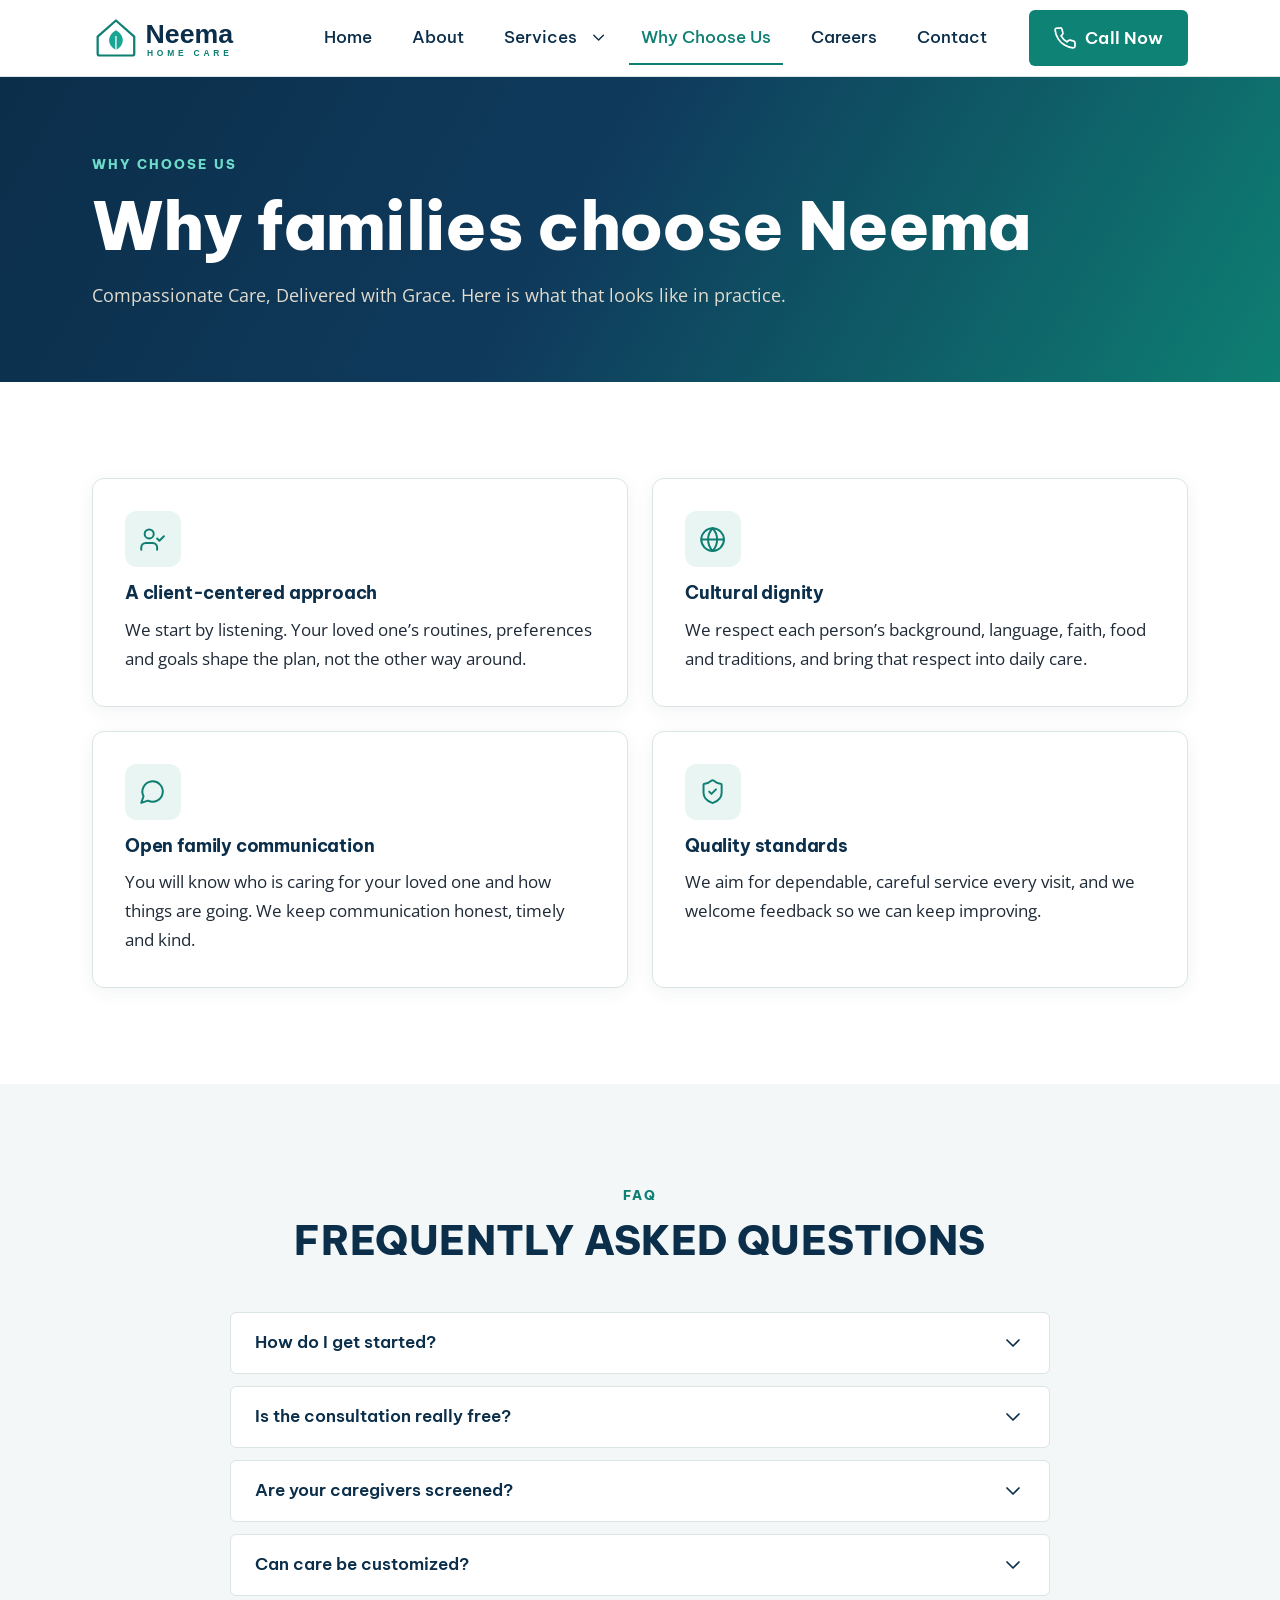
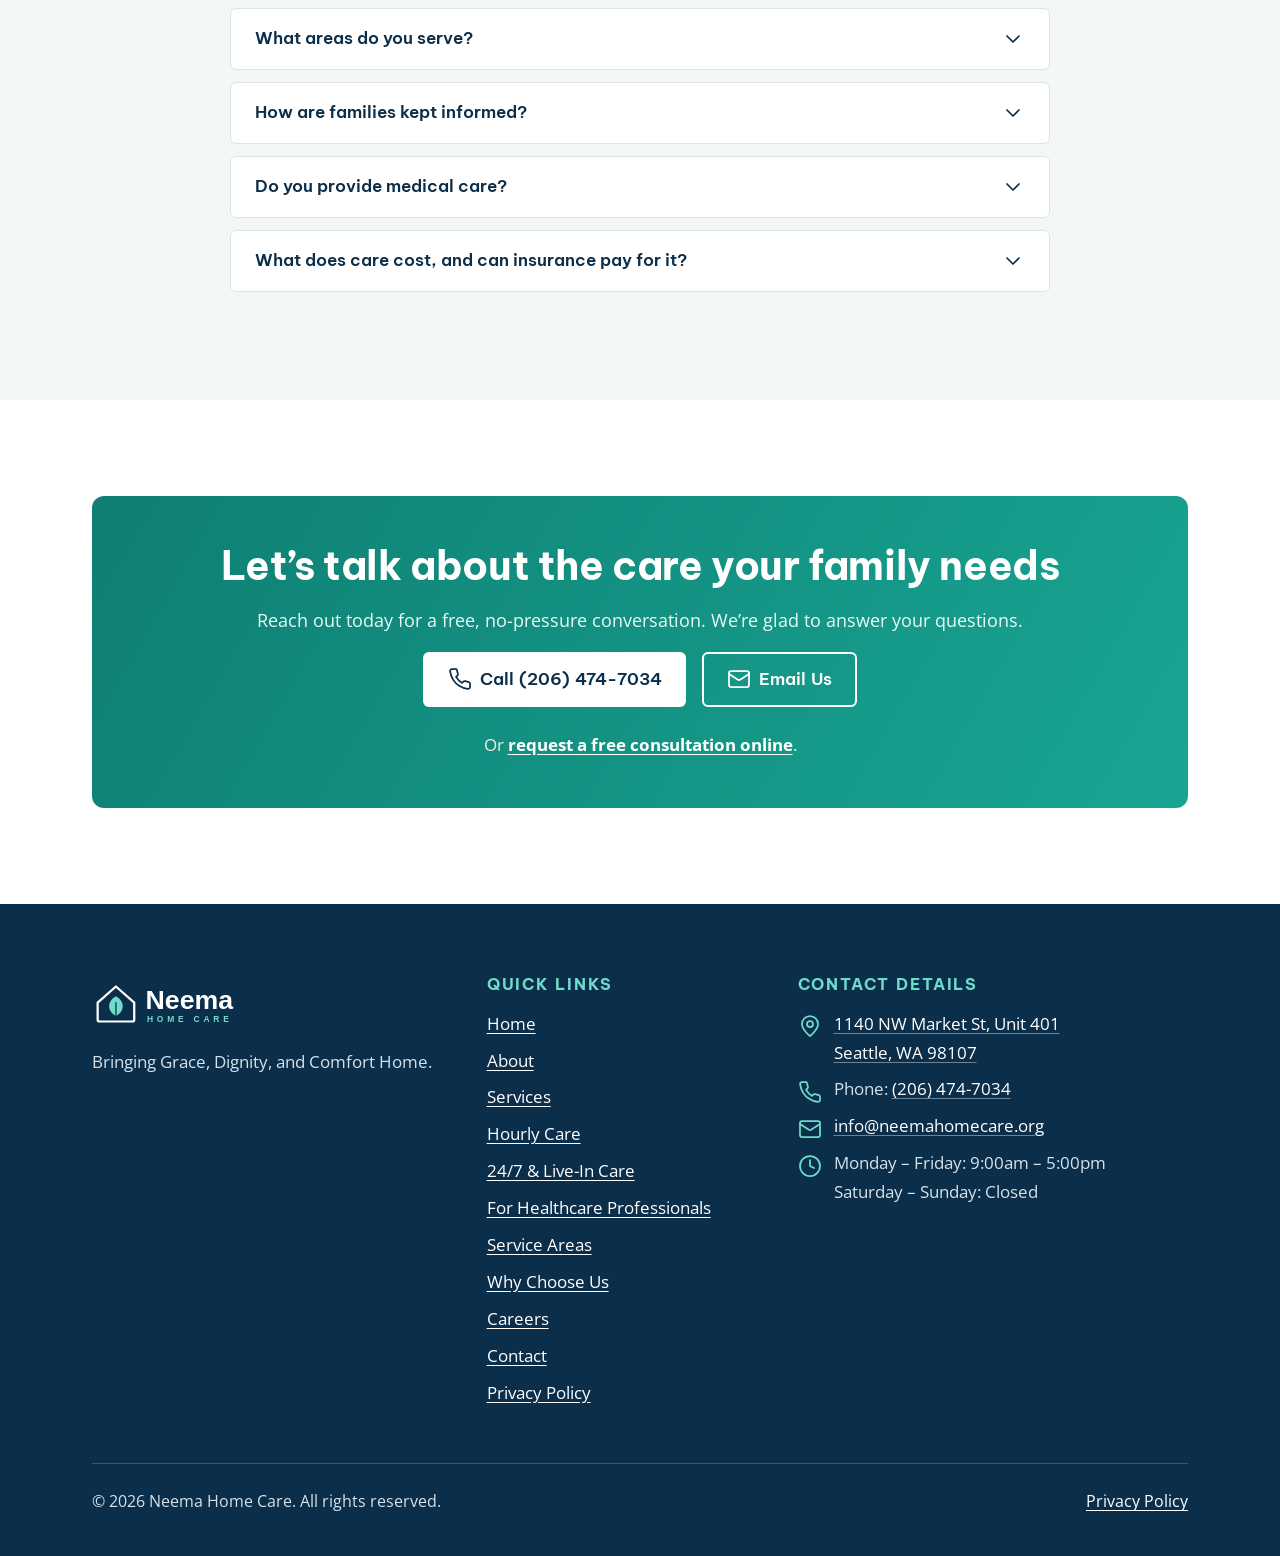
<file: why-choose-us.html>
<!DOCTYPE html>
<html lang="en">
<head>
  <meta charset="utf-8">
  <meta name="viewport" content="width=device-width, initial-scale=1">
  <title>Why Choose Neema Home Care | Client-Centered Care</title>
  <meta name="description" content="Why Seattle families choose Neema Home Care: client-centered plans, cultural respect, consistent caregivers and clear communication. Free consultation.">
  <link rel="canonical" href="https://www.neemahomecare.org/why-choose-us.html">
  <meta property="og:type" content="website">
  <meta property="og:locale" content="en_US">
  <meta property="og:site_name" content="Neema Home Care">
  <meta property="og:title" content="Why Choose Neema Home Care | Client-Centered Care">
  <meta property="og:description" content="Why Seattle families choose Neema Home Care: client-centered plans, cultural respect, consistent caregivers and clear communication. Free consultation.">
  <meta property="og:url" content="https://www.neemahomecare.org/why-choose-us.html">
  <meta property="og:image" content="https://www.neemahomecare.org/assets/images/caregiver-walk-outdoors.jpg">
  <meta name="twitter:card" content="summary_large_image">
  <meta name="theme-color" content="#0e7f72">
  <link rel="icon" type="image/svg+xml" href="assets/images/favicon.svg">
  <link rel="preconnect" href="https://fonts.googleapis.com">
  <link rel="preconnect" href="https://fonts.gstatic.com" crossorigin>
  <link href="https://fonts.googleapis.com/css2?family=Be+Vietnam+Pro:wght@500;600;700;800&family=Open+Sans:wght@400;600;700&display=swap" rel="stylesheet">
  <link rel="stylesheet" href="assets/css/variables.css">
  <link rel="stylesheet" href="assets/css/base.css">
  <link rel="stylesheet" href="assets/css/components.css">
  <link rel="stylesheet" href="assets/css/pages.css">
  <link rel="stylesheet" href="assets/css/responsive.css">
  <link rel="stylesheet" href="assets/css/theme.css">
  <script type="application/ld+json">
  {
    "@context": "https://schema.org",
    "@graph": [
      {
        "@type": "BreadcrumbList",
        "itemListElement": [
          {
            "@type": "ListItem",
            "position": 1,
            "name": "Home",
            "item": "https://www.neemahomecare.org/"
          },
          {
            "@type": "ListItem",
            "position": 2,
            "name": "Why Choose Us",
            "item": "https://www.neemahomecare.org/why-choose-us.html"
          }
        ]
      },
      {
        "@type": "FAQPage",
        "mainEntity": [
          {
            "@type": "Question",
            "name": "How do I get started?",
            "acceptedAnswer": {
              "@type": "Answer",
              "text": "Call us at (206) 474-7034, email info@neemahomecare.org, or use the form on our contact page. We will set up a free consultation to learn about your needs and answer your questions."
            }
          },
          {
            "@type": "Question",
            "name": "Is the consultation really free?",
            "acceptedAnswer": {
              "@type": "Answer",
              "text": "Yes. The first conversation about your needs is free and comes with no obligation."
            }
          },
          {
            "@type": "Question",
            "name": "Are your caregivers screened?",
            "acceptedAnswer": {
              "@type": "Answer",
              "text": "Choosing the right people to enter your home matters deeply to us. Please contact us to ask about our caregiver screening and hiring process; we are happy to talk it through."
            }
          },
          {
            "@type": "Question",
            "name": "Can care be customized?",
            "acceptedAnswer": {
              "@type": "Answer",
              "text": "Yes. Every care plan is tailored to the client’s needs, routines, culture and preferences, and it can be adjusted as those needs change."
            }
          },
          {
            "@type": "Question",
            "name": "What areas do you serve?",
            "acceptedAnswer": {
              "@type": "Answer",
              "text": "We serve Seattle and communities across Greater Seattle, including Shoreline, Edmonds, Bellevue, Kirkland, Redmond, Mercer Island, Renton and Kent. See our service areas, or contact us and we will let you know if we can help."
            }
          },
          {
            "@type": "Question",
            "name": "How are families kept informed?",
            "acceptedAnswer": {
              "@type": "Answer",
              "text": "We believe families should never be left guessing. We will agree with you on how and how often you would like updates, and we welcome your questions at any time."
            }
          },
          {
            "@type": "Question",
            "name": "Do you provide medical care?",
            "acceptedAnswer": {
              "@type": "Answer",
              "text": "No. Neema Home Care provides non-medical home care and companionship. For medical needs, please speak with your loved one’s doctor or healthcare provider."
            }
          },
          {
            "@type": "Question",
            "name": "What does care cost, and can insurance pay for it?",
            "acceptedAnswer": {
              "@type": "Answer",
              "text": "Costs depend on the type and amount of care needed. Please contact us for details about pricing and payment options."
            }
          }
        ]
      }
    ]
  }
  </script>
</head>
<body>
<a class="skip-link" href="#main">Skip to main content</a>
<header class="site-header">
  <div class="container header-inner">
    <a class="brand" href="index.html" aria-label="Neema Home Care, home page">
      <img src="assets/images/logo.svg" alt="Neema Home Care" width="190" height="56">
    </a>
    <nav class="primary-nav" id="primary-nav" aria-label="Main">
      <ul>
        <li><a href="index.html">Home</a></li>
        <li><a href="about.html">About</a></li>
        <li class="has-sub">
          <a href="services.html">Services</a>
          <button class="sub-toggle" type="button" aria-expanded="false" aria-controls="sub-services"><svg class="icon" viewBox="0 0 24 24" aria-hidden="true" focusable="false"><path d="m6 9 6 6 6-6"/></svg><span class="sr-only">Show service pages</span></button>
          <ul class="sub-menu" id="sub-services">
            <li><a href="services.html">All services</a></li>
            <li><a href="hourly-care.html">Hourly care</a></li>
            <li><a href="live-in-care.html">24/7 &amp; live-in care</a></li>
            <li><a href="healthcare-professionals.html">For healthcare professionals</a></li>
            <li><a href="service-areas.html">Service areas</a></li>
          </ul>
        </li>
        <li><a href="why-choose-us.html" aria-current="page">Why Choose Us</a></li>
        <li><a href="careers.html">Careers</a></li>
        <li><a href="contact.html">Contact</a></li>
      </ul>
    </nav>
    <div class="header-actions">
      <a class="btn btn--accent header-call" href="tel:+12064747034"><svg class="icon" viewBox="0 0 24 24" aria-hidden="true" focusable="false"><path d="M22 16.92v3a2 2 0 0 1-2.18 2 19.79 19.79 0 0 1-8.63-3.07 19.5 19.5 0 0 1-6-6 19.79 19.79 0 0 1-3.07-8.67A2 2 0 0 1 4.11 2h3a2 2 0 0 1 2 1.72c.127.96.361 1.903.7 2.81a2 2 0 0 1-.45 2.11L8.09 9.91a16 16 0 0 0 6 6l1.27-1.27a2 2 0 0 1 2.11-.45c.907.339 1.85.573 2.81.7A2 2 0 0 1 22 16.92z"/></svg><span>Call Now</span></a>
      <button class="nav-toggle" type="button" aria-expanded="false" aria-controls="primary-nav">
        <svg class="icon icon-open" viewBox="0 0 24 24" aria-hidden="true" focusable="false"><line x1="4" x2="20" y1="12" y2="12"/><line x1="4" x2="20" y1="6" y2="6"/><line x1="4" x2="20" y1="18" y2="18"/></svg>
        <svg class="icon icon-close" viewBox="0 0 24 24" aria-hidden="true" focusable="false"><path d="M18 6 6 18"/><path d="m6 6 12 12"/></svg>
        <span class="nav-toggle-label">Menu</span>
      </button>
    </div>
  </div>
</header>
<main id="main">
<section class="page-hero" aria-labelledby="page-title">
  <div class="container">
    <span class="eyebrow">Why choose us</span>
    <h1 id="page-title">Why families choose Neema</h1>
    <p class="lead">Compassionate Care, Delivered with Grace. Here is what that looks like in practice.</p>
  </div>
</section>

<section class="section" aria-labelledby="pillars-title">
  <div class="container">
    <h2 class="sr-only" id="pillars-title">Our approach</h2>
    <div class="card-grid card-grid--2">
      <article class="card" data-reveal><span class="icon-badge"><svg class="icon" viewBox="0 0 24 24" aria-hidden="true" focusable="false"><path d="M16 21v-2a4 4 0 0 0-4-4H6a4 4 0 0 0-4 4v2"/><circle cx="9" cy="7" r="4"/><polyline points="16 11 18 13 22 9"/></svg></span><h3>A client-centered approach</h3><p>We start by listening. Your loved one&rsquo;s routines, preferences and goals shape the plan, not the other way around.</p></article>
      <article class="card" data-reveal><span class="icon-badge"><svg class="icon" viewBox="0 0 24 24" aria-hidden="true" focusable="false"><circle cx="12" cy="12" r="10"/><path d="M12 2a14.5 14.5 0 0 0 0 20 14.5 14.5 0 0 0 0-20"/><path d="M2 12h20"/></svg></span><h3>Cultural dignity</h3><p>We respect each person&rsquo;s background, language, faith, food and traditions, and bring that respect into daily care.</p></article>
      <article class="card" data-reveal><span class="icon-badge"><svg class="icon" viewBox="0 0 24 24" aria-hidden="true" focusable="false"><path d="M7.9 20A9 9 0 1 0 4 16.1L2 22Z"/></svg></span><h3>Open family communication</h3><p>You will know who is caring for your loved one and how things are going. We keep communication honest, timely and kind.</p></article>
      <article class="card" data-reveal><span class="icon-badge"><svg class="icon" viewBox="0 0 24 24" aria-hidden="true" focusable="false"><path d="M20 13c0 5-3.5 7.5-7.66 8.95a1 1 0 0 1-.67-.01C7.5 20.5 4 18 4 13V6a1 1 0 0 1 1-1c2 0 4.5-1.2 6.24-2.72a1.17 1.17 0 0 1 1.52 0C14.51 3.81 17 5 19 5a1 1 0 0 1 1 1z"/><path d="m9 12 2 2 4-4"/></svg></span><h3>Quality standards</h3><p>We aim for dependable, careful service every visit, and we welcome feedback so we can keep improving.</p></article>
    </div>
  </div>
</section>

<section class="section section--alt" aria-labelledby="faq-title">
  <div class="container">
    <div class="section-head section-head--center">
      <span class="eyebrow">FAQ</span>
      <h2 id="faq-title">Frequently asked questions</h2>
    </div>
    <div class="faq-list">
      <div class="faq-item"><h3>How do I get started?</h3><div class="faq-answer"><p>Call us at (206) 474-7034, email info@neemahomecare.org, or use the form on our contact page. We will set up a free consultation to learn about your needs and answer your questions.</p></div></div>
      <div class="faq-item"><h3>Is the consultation really free?</h3><div class="faq-answer"><p>Yes. The first conversation about your needs is free and comes with no obligation.</p></div></div>
      <div class="faq-item"><h3>Are your caregivers screened?</h3><div class="faq-answer"><p>Choosing the right people to enter your home matters deeply to us. Please contact us to ask about our caregiver screening and hiring process; we are happy to talk it through.</p></div></div>
      <div class="faq-item"><h3>Can care be customized?</h3><div class="faq-answer"><p>Yes. Every care plan is tailored to the client&rsquo;s needs, routines, culture and preferences, and it can be adjusted as those needs change.</p></div></div>
      <div class="faq-item"><h3>What areas do you serve?</h3><div class="faq-answer"><p>We serve Seattle and communities across Greater Seattle, including Shoreline, Edmonds, Bellevue, Kirkland, Redmond, Mercer Island, Renton and Kent. See our <a href="service-areas.html">service areas</a>, or contact us and we will let you know if we can help.</p></div></div>
      <div class="faq-item"><h3>How are families kept informed?</h3><div class="faq-answer"><p>We believe families should never be left guessing. We will agree with you on how and how often you would like updates, and we welcome your questions at any time.</p></div></div>
      <div class="faq-item"><h3>Do you provide medical care?</h3><div class="faq-answer"><p>No. Neema Home Care provides non-medical home care and companionship. For medical needs, please speak with your loved one&rsquo;s doctor or healthcare provider.</p></div></div>
      <div class="faq-item"><h3>What does care cost, and can insurance pay for it?</h3><div class="faq-answer"><p>Costs depend on the type and amount of care needed. Please contact us for details about pricing and payment options.</p></div></div>
    </div>
  </div>
</section>

<section class="section" aria-labelledby="cta-title">
  <div class="container">
    <div class="cta-banner" data-reveal>
      <h2 id="cta-title">Let&rsquo;s talk about the care your family needs</h2>
      <p class="lead">Reach out today for a free, no-pressure conversation. We&rsquo;re glad to answer your questions.</p>
      <div class="btn-row">
        <a class="btn btn--light" href="tel:+12064747034"><svg class="icon" viewBox="0 0 24 24" aria-hidden="true" focusable="false"><path d="M22 16.92v3a2 2 0 0 1-2.18 2 19.79 19.79 0 0 1-8.63-3.07 19.5 19.5 0 0 1-6-6 19.79 19.79 0 0 1-3.07-8.67A2 2 0 0 1 4.11 2h3a2 2 0 0 1 2 1.72c.127.96.361 1.903.7 2.81a2 2 0 0 1-.45 2.11L8.09 9.91a16 16 0 0 0 6 6l1.27-1.27a2 2 0 0 1 2.11-.45c.907.339 1.85.573 2.81.7A2 2 0 0 1 22 16.92z"/></svg> Call (206) 474-7034</a>
        <a class="btn btn--outline-light" href="mailto:info@neemahomecare.org"><svg class="icon" viewBox="0 0 24 24" aria-hidden="true" focusable="false"><rect width="20" height="16" x="2" y="4" rx="2"/><path d="m22 7-8.97 5.7a1.94 1.94 0 0 1-2.06 0L2 7"/></svg> Email Us</a>
      </div>
      <p class="cta-contact">Or <a href="contact.html#consultation">request a free consultation online</a>.</p>
    </div>
  </div>
</section>
</main>
<footer class="site-footer">
  <div class="container">
    <div class="footer-grid">
      <div>
        <a class="footer-logo" href="index.html" aria-label="Neema Home Care, home page"><img src="assets/images/logo-light.svg" alt="Neema Home Care" width="190" height="56" loading="lazy"></a>
        <p>Bringing Grace, Dignity, and Comfort Home.</p>
      </div>
      <div>
        <h2>Quick links</h2>
        <ul class="footer-list">
          <li><a href="index.html">Home</a></li>
          <li><a href="about.html">About</a></li>
          <li><a href="services.html">Services</a></li>
          <li><a href="hourly-care.html">Hourly Care</a></li>
          <li><a href="live-in-care.html">24/7 &amp; Live-In Care</a></li>
          <li><a href="healthcare-professionals.html">For Healthcare Professionals</a></li>
          <li><a href="service-areas.html">Service Areas</a></li>
          <li><a href="why-choose-us.html">Why Choose Us</a></li>
          <li><a href="careers.html">Careers</a></li>
          <li><a href="contact.html">Contact</a></li>
          <li><a href="privacy-policy.html">Privacy Policy</a></li>
        </ul>
      </div>
      <div>
        <h2>Contact details</h2>
        <ul class="footer-list footer-contact">
          <li><svg class="icon" viewBox="0 0 24 24" aria-hidden="true" focusable="false"><path d="M20 10c0 6-8 12-8 12s-8-6-8-12a8 8 0 0 1 16 0Z"/><circle cx="12" cy="10" r="3"/></svg><a href="https://www.google.com/maps/search/?api=1&amp;query=1140%20NW%20Market%20St%20Unit%20401%2C%20Seattle%2C%20WA%2098107" target="_blank" rel="noopener">1140 NW Market St, Unit 401<br>Seattle, WA 98107<span class="sr-only"> (opens Google Maps in a new tab)</span></a></li>
          <li><svg class="icon" viewBox="0 0 24 24" aria-hidden="true" focusable="false"><path d="M22 16.92v3a2 2 0 0 1-2.18 2 19.79 19.79 0 0 1-8.63-3.07 19.5 19.5 0 0 1-6-6 19.79 19.79 0 0 1-3.07-8.67A2 2 0 0 1 4.11 2h3a2 2 0 0 1 2 1.72c.127.96.361 1.903.7 2.81a2 2 0 0 1-.45 2.11L8.09 9.91a16 16 0 0 0 6 6l1.27-1.27a2 2 0 0 1 2.11-.45c.907.339 1.85.573 2.81.7A2 2 0 0 1 22 16.92z"/></svg><span>Phone: <a href="tel:+12064747034">(206) 474-7034</a></span></li>
          <li><svg class="icon" viewBox="0 0 24 24" aria-hidden="true" focusable="false"><rect width="20" height="16" x="2" y="4" rx="2"/><path d="m22 7-8.97 5.7a1.94 1.94 0 0 1-2.06 0L2 7"/></svg><a href="mailto:info@neemahomecare.org">info@neemahomecare.org</a></li>
          <li><svg class="icon" viewBox="0 0 24 24" aria-hidden="true" focusable="false"><circle cx="12" cy="12" r="10"/><polyline points="12 6 12 12 16 14"/></svg><span>Monday &ndash; Friday: 9:00am &ndash; 5:00pm<br>Saturday &ndash; Sunday: Closed</span></li>
        </ul>
      </div>
    </div>
    <div class="footer-bottom">
      <p>&copy; <span data-year>2026</span> Neema Home Care. All rights reserved.</p>
      <p><a href="privacy-policy.html">Privacy Policy</a></p>
    </div>
  </div>
</footer>
<nav class="mobile-cta" aria-label="Quick actions">
  <a class="mobile-cta__btn" href="tel:+12064747034"><svg class="icon" viewBox="0 0 24 24" aria-hidden="true" focusable="false"><path d="M22 16.92v3a2 2 0 0 1-2.18 2 19.79 19.79 0 0 1-8.63-3.07 19.5 19.5 0 0 1-6-6 19.79 19.79 0 0 1-3.07-8.67A2 2 0 0 1 4.11 2h3a2 2 0 0 1 2 1.72c.127.96.361 1.903.7 2.81a2 2 0 0 1-.45 2.11L8.09 9.91a16 16 0 0 0 6 6l1.27-1.27a2 2 0 0 1 2.11-.45c.907.339 1.85.573 2.81.7A2 2 0 0 1 22 16.92z"/></svg><span>Call Now</span></a>
  <a class="mobile-cta__btn mobile-cta__btn--accent" href="contact.html#consultation"><svg class="icon" viewBox="0 0 24 24" aria-hidden="true" focusable="false"><path d="M5 12h14"/><path d="m12 5 7 7-7 7"/></svg><span>Get Started</span></a>
</nav>
<script src="assets/js/main.js" defer></script>
<script src="assets/js/animations.js" defer></script>
</body>
</html>
</file>
<file: assets/css/variables.css>
/* Design tokens for Neema Home Care. Change colors, spacing and type here. */
:root {
  /* Colors: teal + navy */
  --color-primary: #0e7f72;
  --color-primary-dark: #0b2e4a;
  --color-primary-light: #19a593;
  --color-sage: #e8f5f2;
  --color-accent: #0e8274;
  --color-accent-dark: #0a675c;
  --color-gold: #6fdccb;
  --color-navy: #0b2e4a;
  --color-navy-2: #0f3a5c;
  --color-bg: #ffffff;
  --color-bg-alt: #f3f7f7;
  --color-surface: #ffffff;
  --color-text: #1f2a37;
  --color-text-muted: #4b5563;
  --color-border: #dbe5e4;
  --color-error: #b42318;
  --color-success: #11714a;
  --color-focus: #0b2e4a;

  /* Typography */
  --font-heading: "Be Vietnam Pro", "Segoe UI", Arial, sans-serif;
  --font-body: "Open Sans", "Segoe UI", Arial, sans-serif;
  --fs-base: 1.0625rem; /* 17px */
  --fs-sm: 1rem;
  --fs-lg: 1.25rem;
  --fs-h4: 1.25rem;
  --fs-h3: 1.5rem;
  --fs-h2: clamp(1.75rem, 1.4rem + 1.6vw, 2.5rem);
  --fs-h1: clamp(2.4rem, 1.6rem + 3.4vw, 4.2rem);
  --lh-body: 1.7;
  --lh-heading: 1.12;

  /* Spacing */
  --space-1: 0.25rem;
  --space-2: 0.5rem;
  --space-3: 0.75rem;
  --space-4: 1rem;
  --space-5: 1.5rem;
  --space-6: 2rem;
  --space-7: 3rem;
  --space-8: 4.5rem;
  --space-9: 6rem;

  /* Layout */
  --container: 1160px;
  --gutter: 1.25rem;
  --radius: 12px;
  --radius-sm: 6px;
  --shadow-sm: 0 1px 3px rgba(11, 46, 74, 0.08);
  --shadow-md: 0 8px 24px rgba(11, 46, 74, 0.12);
  --header-h: 76px;
  --transition: 0.25s ease;
}
</file>
<file: assets/css/base.css>
*,
*::before,
*::after {
  box-sizing: border-box;
}

html {
  scroll-behavior: smooth;
  scroll-padding-top: calc(var(--header-h) + 1rem);
  -webkit-text-size-adjust: 100%;
}

body {
  margin: 0;
  font-family: var(--font-body);
  font-size: var(--fs-base);
  line-height: var(--lh-body);
  color: var(--color-text);
  background: var(--color-bg);
  -webkit-font-smoothing: antialiased;
}

h1, h2, h3, h4 {
  font-family: var(--font-heading);
  color: var(--color-primary-dark);
  line-height: var(--lh-heading);
  margin: 0 0 var(--space-4);
  font-weight: 600;
}
h1 { font-size: var(--fs-h1); }
h2 { font-size: var(--fs-h2); }
h3 { font-size: var(--fs-h3); }
h4 { font-size: var(--fs-h4); }

p { margin: 0 0 var(--space-4); }
ul, ol { margin: 0 0 var(--space-4); padding-left: 1.25rem; }
li { margin-bottom: var(--space-2); }

img, svg { max-width: 100%; height: auto; }
img { display: block; }

a {
  color: var(--color-primary);
  text-underline-offset: 3px;
}
a:hover { color: var(--color-accent-dark); }

:focus-visible {
  outline: 3px solid var(--color-focus);
  outline-offset: 3px;
  border-radius: 3px;
}

.skip-link {
  position: absolute;
  left: var(--space-4);
  top: -100px;
  z-index: 200;
  background: var(--color-primary-dark);
  color: #fff;
  padding: var(--space-3) var(--space-5);
  border-radius: var(--radius-sm);
  font-weight: 700;
  text-decoration: none;
}
.skip-link:focus { top: var(--space-3); color: #fff; }

.sr-only {
  position: absolute;
  width: 1px;
  height: 1px;
  padding: 0;
  margin: -1px;
  overflow: hidden;
  clip: rect(0, 0, 0, 0);
  white-space: nowrap;
  border: 0;
}

.container {
  width: 100%;
  max-width: var(--container);
  margin-inline: auto;
  padding-inline: var(--gutter);
}

.section { padding-block: var(--space-8); }
.section--alt { background: var(--color-bg-alt); }
.section--sage { background: var(--color-sage); }
.section--dark { background: var(--color-primary-dark); color: #f3ede2; }
.section--dark h2, .section--dark h3 { color: #fff; }

.eyebrow {
  display: inline-block;
  font-size: var(--fs-sm);
  font-weight: 800;
  letter-spacing: 0.14em;
  text-transform: uppercase;
  color: var(--color-accent-dark);
  margin-bottom: var(--space-3);
}
.section--dark .eyebrow { color: var(--color-gold); }

.lead { font-size: var(--fs-lg); color: var(--color-text-muted); }
.section--dark .lead { color: #e2dccf; }

.section-head { max-width: 720px; margin-bottom: var(--space-7); }
.section-head--center { margin-inline: auto; text-align: center; }

.icon {
  width: 1.5rem;
  height: 1.5rem;
  flex: none;
  stroke: currentColor;
  fill: none;
  stroke-width: 1.75;
  stroke-linecap: round;
  stroke-linejoin: round;
}

@media (prefers-reduced-motion: reduce) {
  html { scroll-behavior: auto; }
  *, *::before, *::after {
    animation-duration: 0.01ms !important;
    animation-iteration-count: 1 !important;
    transition-duration: 0.01ms !important;
  }
}
</file>
<file: assets/css/components.css>
/* Buttons */
.btn {
  display: inline-flex;
  align-items: center;
  justify-content: center;
  gap: var(--space-2);
  min-height: 52px;
  padding: 0.75rem 1.6rem;
  border: 2px solid transparent;
  border-radius: 999px;
  font: inherit;
  font-weight: 700;
  text-decoration: none;
  cursor: pointer;
  transition: background var(--transition), color var(--transition), border-color var(--transition), transform var(--transition);
}
.btn:hover { transform: translateY(-1px); }
.btn--primary { background: var(--color-primary); color: #fff; }
.btn--primary:hover { background: var(--color-primary-dark); color: #fff; }
.btn--accent { background: var(--color-accent); color: #fff; }
.btn--accent:hover { background: var(--color-accent-dark); color: #fff; }
.btn--outline { background: transparent; color: var(--color-primary); border-color: var(--color-primary); }
.btn--outline:hover { background: var(--color-primary); color: #fff; }
.btn--light { background: #fff; color: var(--color-primary-dark); }
.btn--light:hover { background: var(--color-gold); color: var(--color-primary-dark); }
.btn--outline-light { background: transparent; color: #fff; border-color: #fff; }
.btn--outline-light:hover { background: #fff; color: var(--color-primary-dark); }
.btn-row { display: flex; flex-wrap: wrap; gap: var(--space-4); }

/* Header */
.site-header {
  position: sticky;
  top: 0;
  z-index: 100;
  background: rgba(251, 247, 240, 0.97);
  border-bottom: 1px solid var(--color-border);
  transition: box-shadow var(--transition);
}
.site-header.is-scrolled { box-shadow: var(--shadow-md); }
.header-inner {
  display: flex;
  align-items: center;
  justify-content: space-between;
  gap: var(--space-4);
  min-height: var(--header-h);
}
.brand { display: inline-flex; align-items: center; }
.brand img { width: 140px; height: auto; }

.nav-toggle {
  display: inline-flex;
  align-items: center;
  gap: var(--space-2);
  min-height: 48px;
  padding: 0 var(--space-4);
  background: transparent;
  border: 2px solid var(--color-primary);
  border-radius: var(--radius-sm);
  color: var(--color-primary);
  font: inherit;
  font-weight: 700;
  cursor: pointer;
}
.nav-toggle .icon-close { display: none; }
.nav-toggle[aria-expanded="true"] .icon-open { display: none; }
.nav-toggle[aria-expanded="true"] .icon-close { display: block; }

.primary-nav {
  display: none;
  position: absolute;
  left: 0;
  right: 0;
  top: 100%;
  background: var(--color-bg);
  border-bottom: 1px solid var(--color-border);
  box-shadow: var(--shadow-md);
  padding: var(--space-4) var(--gutter) var(--space-5);
}
.primary-nav.is-open { display: block; }
.primary-nav ul { list-style: none; margin: 0; padding: 0; }
.primary-nav li { margin: 0; }
.primary-nav a {
  display: block;
  padding: var(--space-3) var(--space-2);
  color: var(--color-text);
  font-weight: 700;
  text-decoration: none;
  border-bottom: 2px solid transparent;
}
.primary-nav a:hover { color: var(--color-accent-dark); }
.primary-nav a[aria-current="page"] { color: var(--color-primary); border-bottom-color: var(--color-accent); }

.header-actions { display: flex; align-items: center; gap: var(--space-3); }
.header-call { min-height: 48px; padding: 0.5rem 1rem; white-space: nowrap; }
.section-more { text-align: center; margin: var(--space-6) 0 0; }
.placeholder-inline { margin-top: var(--space-2); }

/* Cards */
.card-grid { display: grid; gap: var(--space-5); }
.card {
  background: var(--color-surface);
  border: 1px solid var(--color-border);
  border-radius: var(--radius);
  padding: var(--space-6);
  box-shadow: var(--shadow-sm);
  transition: box-shadow var(--transition), transform var(--transition);
}
.card:hover { box-shadow: var(--shadow-md); transform: translateY(-2px); }
.card h3 { font-size: 1.3rem; margin-bottom: var(--space-3); }
.card p:last-child { margin-bottom: 0; }
.icon-badge {
  display: inline-flex;
  align-items: center;
  justify-content: center;
  width: 56px;
  height: 56px;
  margin-bottom: var(--space-4);
  border-radius: 50%;
  background: var(--color-sage);
  color: var(--color-primary);
}
.icon-badge .icon { width: 1.7rem; height: 1.7rem; }
.text-link {
  font-weight: 700;
  display: inline-flex;
  align-items: center;
  gap: var(--space-2);
}

/* Steps */
.steps { list-style: none; padding: 0; margin: 0; display: grid; gap: var(--space-5); counter-reset: step; }
.step {
  position: relative;
  margin: 0;
  background: var(--color-surface);
  border: 1px solid var(--color-border);
  border-radius: var(--radius);
  padding: var(--space-6);
  counter-increment: step;
}
.step::before {
  content: counter(step);
  display: flex;
  align-items: center;
  justify-content: center;
  width: 44px;
  height: 44px;
  margin-bottom: var(--space-4);
  border-radius: 50%;
  background: var(--color-accent);
  color: #fff;
  font-family: var(--font-heading);
  font-weight: 700;
  font-size: 1.25rem;
}

/* Quote-style statements */
.statement {
  background: var(--color-surface);
  border-left: 5px solid var(--color-accent);
  border-radius: var(--radius-sm);
  padding: var(--space-6);
  box-shadow: var(--shadow-sm);
}
.statement h3 { margin-bottom: var(--space-3); }
.statement p { font-family: var(--font-heading); font-size: 1.2rem; margin: 0; }

/* Notes and placeholders */
.note {
  display: flex;
  gap: var(--space-4);
  background: var(--color-sage);
  border-radius: var(--radius);
  padding: var(--space-5);
}
.note .icon { color: var(--color-primary); margin-top: 0.2rem; }
.note p:last-child { margin-bottom: 0; }
.placeholder-block {
  border: 2px dashed var(--color-accent);
  border-radius: var(--radius);
  padding: var(--space-5);
  background: #fff8f2;
}
.placeholder-block strong.tag {
  display: inline-block;
  background: var(--color-accent-dark);
  color: #fff;
  font-size: 0.85rem;
  letter-spacing: 0.08em;
  text-transform: uppercase;
  padding: 0.15rem 0.6rem;
  border-radius: 4px;
  margin-bottom: var(--space-3);
}

/* Media frame */
.media-frame {
  border-radius: var(--radius);
  overflow: hidden;
  box-shadow: var(--shadow-md);
  background: var(--color-sage);
}
.media-frame img { width: 100%; height: 100%; object-fit: cover; }

/* FAQ accordion */
.faq-list { max-width: 820px; margin-inline: auto; }
.faq-item {
  background: var(--color-surface);
  border: 1px solid var(--color-border);
  border-radius: var(--radius);
  margin-bottom: var(--space-3);
  overflow: hidden;
}
.faq-item h3 { margin: 0; font-family: var(--font-body); font-size: var(--fs-base); }
.faq-question {
  display: flex;
  align-items: center;
  justify-content: space-between;
  gap: var(--space-4);
  width: 100%;
  min-height: 60px;
  padding: var(--space-4) var(--space-5);
  background: transparent;
  border: 0;
  font: inherit;
  font-weight: 700;
  color: var(--color-primary-dark);
  text-align: left;
  cursor: pointer;
}
.faq-question:hover { background: var(--color-sage); }
.faq-question .icon { transition: transform var(--transition); }
.faq-question[aria-expanded="true"] .icon { transform: rotate(180deg); }
.faq-answer { padding: 0 var(--space-5) var(--space-4); }
.faq-answer[hidden] { display: none; }
.faq-answer p:last-child { margin-bottom: 0; }

/* Forms */
.form-grid { display: grid; gap: var(--space-5); }
.field { display: flex; flex-direction: column; gap: var(--space-2); }
.field label, .field legend { font-weight: 700; color: var(--color-primary-dark); padding: 0; }
.field .hint { font-size: var(--fs-sm); color: var(--color-text-muted); }
.req { color: var(--color-error); }
.field input[type="text"],
.field input[type="tel"],
.field input[type="email"],
.field select,
.field textarea {
  width: 100%;
  min-height: 52px;
  padding: 0.7rem 0.9rem;
  font: inherit;
  color: var(--color-text);
  background: #fff;
  border: 2px solid #8c8577;
  border-radius: var(--radius-sm);
}
.field textarea { min-height: 140px; resize: vertical; }
.field input:focus, .field select:focus, .field textarea:focus {
  outline: 3px solid var(--color-focus);
  outline-offset: 2px;
  border-color: var(--color-primary);
}
.field.has-error input, .field.has-error select, .field.has-error textarea { border-color: var(--color-error); }
.error-msg { color: var(--color-error); font-weight: 700; font-size: var(--fs-sm); margin: 0; }
.error-msg:empty { display: none; }
fieldset.field { border: 0; margin: 0; padding: 0; min-width: 0; }
.radio-group { display: flex; flex-wrap: wrap; gap: var(--space-3) var(--space-5); }
.radio-group label, .check-row label { display: inline-flex; align-items: center; gap: var(--space-2); font-weight: 600; color: var(--color-text); }
.radio-group input, .check-row input { width: 22px; height: 22px; accent-color: var(--color-primary); }
.check-row { display: flex; align-items: flex-start; gap: var(--space-3); }
.check-row input { margin-top: 0.3rem; flex: none; }
.form-status { border-radius: var(--radius); padding: var(--space-5); font-weight: 700; }
.form-status[hidden] { display: none; }
.form-status.is-success { background: #e6f3ea; color: var(--color-success); border: 2px solid var(--color-success); }
.form-status.is-error { background: #fbe9e7; color: var(--color-error); border: 2px solid var(--color-error); }

/* CTA banner */
.cta-banner {
  background: linear-gradient(135deg, var(--color-primary) 0%, var(--color-primary-dark) 100%);
  color: #f3ede2;
  border-radius: var(--radius);
  padding: var(--space-7) var(--space-6);
  text-align: center;
}
.cta-banner h2 { color: #fff; }
.cta-banner .lead { color: #e2dccf; }
.cta-banner a:not(.btn) { color: #fff; font-weight: 700; }
.cta-banner .btn-row { justify-content: center; }
.cta-contact { margin-top: var(--space-5); margin-bottom: 0; }

/* Footer */
.site-footer {
  background: var(--color-primary-dark);
  color: #e6e0d4;
  padding-top: var(--space-8);
  padding-bottom: var(--space-4);
}
.site-footer a { color: #fff; }
.site-footer a:hover { color: var(--color-gold); }
.site-footer h2 { color: var(--color-gold); font-family: var(--font-body); font-size: 1rem; letter-spacing: 0.12em; text-transform: uppercase; }
.footer-grid { display: grid; gap: var(--space-6); margin-bottom: var(--space-7); }
.footer-logo img { width: 190px; margin-bottom: var(--space-4); }
.footer-list { list-style: none; padding: 0; margin: 0; }
.footer-list li { margin-bottom: var(--space-2); }
.footer-contact li { display: flex; gap: var(--space-3); align-items: flex-start; }
.footer-contact .icon { margin-top: 0.3rem; color: var(--color-gold); }
.footer-bottom {
  border-top: 1px solid rgba(255, 255, 255, 0.2);
  padding-block: var(--space-5);
  display: flex;
  flex-direction: column;
  gap: var(--space-2);
  font-size: var(--fs-sm);
}
.footer-bottom p { margin: 0; }

/* Scroll reveal (applied by animations.js only) */
.js-reveal { opacity: 0; transform: translateY(18px); transition: opacity 0.6s ease, transform 0.6s ease; }
.js-reveal.is-visible { opacity: 1; transform: none; }


/* Frosted header (all pages) */
@supports ((backdrop-filter: blur(1px)) or (-webkit-backdrop-filter: blur(1px))) {
  .site-header {
    background: rgba(251, 247, 240, 0.78);
    -webkit-backdrop-filter: blur(16px) saturate(170%);
    backdrop-filter: blur(16px) saturate(170%);
  }
}

/* Card "learn more" link (home page service cards) */
.card-link { margin-top: var(--space-4); font-size: var(--fs-sm); text-decoration: none; }
.card-link .icon { width: 1.1rem; height: 1.1rem; transition: transform var(--transition); }
.card-link:hover .icon { transform: translateX(3px); }

/* Mobile quick-action bar (glass). Hidden on desktop in responsive.css */
.mobile-cta {
  position: fixed;
  left: 0;
  right: 0;
  bottom: 0;
  z-index: 90;
  display: grid;
  grid-template-columns: 1fr 1fr;
  gap: var(--space-3);
  padding: var(--space-3) var(--gutter) calc(var(--space-3) + env(safe-area-inset-bottom, 0px));
  background: rgba(251, 247, 240, 0.72);
  border-top: 1px solid rgba(255, 255, 255, 0.8);
  box-shadow: 0 -8px 30px rgba(20, 63, 61, 0.12);
  -webkit-backdrop-filter: blur(18px) saturate(170%);
  backdrop-filter: blur(18px) saturate(170%);
}
.mobile-cta__btn {
  display: inline-flex;
  align-items: center;
  justify-content: center;
  gap: var(--space-2);
  min-height: 50px;
  border-radius: 999px;
  font-weight: 800;
  font-size: 0.95rem;
  letter-spacing: 0.04em;
  text-transform: uppercase;
  text-decoration: none;
  color: #fff;
  background: linear-gradient(135deg, var(--color-primary-light), var(--color-primary-dark));
  box-shadow: 0 6px 16px rgba(20, 63, 61, 0.25), inset 0 1px 0 rgba(255, 255, 255, 0.25);
}
.mobile-cta__btn:hover { color: #fff; }
.mobile-cta__btn .icon { width: 1.15rem; height: 1.15rem; }
.mobile-cta__btn--accent {
  color: var(--color-primary-dark);
  background: linear-gradient(135deg, #f0cd8c 0%, #e3b66b 45%, #c98a4b 100%);
  box-shadow: 0 6px 16px rgba(201, 138, 75, 0.35), inset 0 1px 0 rgba(255, 255, 255, 0.5);
}
.mobile-cta__btn--accent:hover { color: var(--color-primary-dark); }
@supports not ((backdrop-filter: blur(1px)) or (-webkit-backdrop-filter: blur(1px))) {
  .mobile-cta { background: rgba(251, 247, 240, 0.97); }
}

/* Services dropdown in the main nav */
.primary-nav .has-sub { display: flex; flex-wrap: wrap; align-items: center; position: relative; }
.primary-nav .has-sub > a { flex: 1; }
.primary-nav a.is-section { color: var(--color-primary); }
.sub-toggle {
  display: inline-flex;
  align-items: center;
  justify-content: center;
  width: 44px;
  height: 44px;
  padding: 0;
  border: 0;
  border-radius: 50%;
  background: transparent;
  color: var(--color-primary-dark);
  cursor: pointer;
}
.sub-toggle:hover { background: var(--color-sage); }
.sub-toggle .icon { width: 1.2rem; height: 1.2rem; transition: transform var(--transition); }
.sub-toggle[aria-expanded="true"] .icon { transform: rotate(180deg); }
.primary-nav .sub-menu { display: none; flex-basis: 100%; list-style: none; margin: 0 0 var(--space-2); padding: 0 0 0 var(--space-4); border-left: 3px solid var(--color-gold); }
.primary-nav .sub-menu.is-open { display: block; }
.primary-nav .sub-menu a { font-weight: 600; padding-block: var(--space-2); }

/* Contact details (footer and contact page) */
.footer-contact a { text-decoration-color: rgba(255, 255, 255, 0.4); }

/* Shared bits used by service pages */
.check-list { list-style: none; padding: 0; margin: 0 0 var(--space-5); }
.check-list li { position: relative; padding-left: 2rem; margin-bottom: var(--space-3); }
.check-list li::before {
  content: "";
  position: absolute;
  left: 0;
  top: 0.35rem;
  width: 1.25rem;
  height: 1.25rem;
  border-radius: 50%;
  background: var(--color-primary) url("data:image/svg+xml,%3Csvg xmlns='http://www.w3.org/2000/svg' viewBox='0 0 24 24' fill='none' stroke='%23fff' stroke-width='3' stroke-linecap='round' stroke-linejoin='round'%3E%3Cpath d='M20 6 9 17l-5-5'/%3E%3C/svg%3E") center / 0.75rem no-repeat;
}
.area-tags { list-style: none; padding: 0; margin: var(--space-4) 0 0; display: flex; flex-wrap: wrap; gap: var(--space-2); }
.area-tags li { margin: 0; padding: 0.25rem 0.8rem; border-radius: 999px; background: var(--color-sage); color: var(--color-primary-dark); font-weight: 700; font-size: var(--fs-sm); }
.area-note, .referral-note { margin-top: var(--space-6); max-width: 820px; margin-inline: auto; }
.office-address { font-style: normal; font-size: var(--fs-lg); line-height: 1.6; margin-bottom: var(--space-4); }
.ways-card { display: flex; flex-direction: column; }
.ways-card .text-link { margin-top: auto; padding-top: var(--space-4); }
</file>
<file: assets/css/pages.css>
/* Hero */
.hero {
  background: linear-gradient(180deg, var(--color-sage) 0%, var(--color-bg) 100%);
  padding-block: var(--space-7) var(--space-8);
}
.hero-grid { display: grid; gap: var(--space-7); align-items: center; }
.hero h1 { margin-bottom: var(--space-5); }
.hero .lead { margin-bottom: var(--space-6); max-width: 560px; }
.hero-media { aspect-ratio: 5 / 4; }

/* Page intro banner (inner pages) */
.page-hero {
  background: linear-gradient(135deg, var(--color-primary) 0%, var(--color-primary-dark) 100%);
  color: #f3ede2;
  padding-block: var(--space-8);
}
.page-hero h1 { color: #fff; margin-bottom: var(--space-4); }
.page-hero .lead { color: #e2dccf; max-width: 700px; margin-bottom: 0; }
.page-hero .eyebrow { color: var(--color-gold); }
.page-hero .btn-row { margin-top: var(--space-6); }

/* Two-column split */
.split { display: grid; gap: var(--space-7); align-items: center; }
.split-media { aspect-ratio: 4 / 3; }


/* Values list */
.values-grid { display: grid; gap: var(--space-4); }
.value-item {
  display: flex;
  gap: var(--space-4);
  align-items: flex-start;
  background: var(--color-surface);
  border: 1px solid var(--color-border);
  border-radius: var(--radius);
  padding: var(--space-5);
}
.value-item .icon { color: var(--color-accent-dark); margin-top: 0.2rem; }
.value-item h3 { font-size: 1.15rem; margin-bottom: var(--space-1); }
.value-item p { margin: 0; color: var(--color-text-muted); }

/* Contact */
.contact-grid { display: grid; gap: var(--space-7); }
.contact-list { list-style: none; padding: 0; margin: 0 0 var(--space-5); }
.contact-list li { display: flex; gap: var(--space-4); align-items: flex-start; margin-bottom: var(--space-5); }
.contact-list .icon-badge { margin: 0; flex: none; }
.contact-list h3 { font-size: 1.1rem; margin-bottom: var(--space-1); }
.contact-list p { margin: 0; }
.form-card { background: var(--color-surface); border: 1px solid var(--color-border); border-radius: var(--radius); padding: var(--space-6); box-shadow: var(--shadow-sm); }
.map-placeholder { position: relative; aspect-ratio: 16 / 9; }
.map-caption { margin-top: var(--space-3); font-size: var(--fs-sm); color: var(--color-text-muted); }

/* Legal / prose */
.prose { max-width: 760px; }
.prose h2 { font-size: 1.6rem; margin-top: var(--space-7); }
.draft-banner { margin-bottom: var(--space-6); }

/* 404 */
.not-found { text-align: center; padding-block: var(--space-9); }
.not-found .code { font-family: var(--font-heading); font-size: clamp(4rem, 12vw, 8rem); color: var(--color-accent); line-height: 1; margin-bottom: var(--space-4); }
.not-found .btn-row { justify-content: center; margin-top: var(--space-5); }

/* Prevent long words (email addresses) from forcing horizontal scroll on small screens */
.contact-grid > *, .split > *, .hero-grid > * { min-width: 0; }
.contact-list a, .contact-list p, .footer-contact a { overflow-wrap: anywhere; }
@media (max-width: 479px) {
  .form-card { padding: var(--space-5) var(--space-4); }
}
</file>
<file: assets/css/responsive.css>
/* Mobile-first: base styles are for small screens. */

@media (max-width: 439px) {
  :root { --gutter: 1rem; }
  .header-call { padding-inline: 0.8rem; }
  .header-call .icon { display: none; }
  .nav-toggle { padding: 0 var(--space-3); }
  .nav-toggle-label {
    position: absolute; width: 1px; height: 1px; margin: -1px; overflow: hidden;
    clip: rect(0, 0, 0, 0); white-space: nowrap;
  }
}
@media (max-width: 379px) { .brand img { width: 118px; } }
@media (min-width: 440px) { .brand img { width: 170px; } }

@media (min-width: 640px) {
  .card-grid--2, .card-grid--3, .card-grid--4 { grid-template-columns: repeat(2, 1fr); }
  .values-grid { grid-template-columns: repeat(2, 1fr); }
  .footer-bottom { flex-direction: row; justify-content: space-between; }
}

@media (min-width: 900px) {
  :root { --gutter: 2rem; }
  .section { padding-block: var(--space-9); }

  /* Header: full nav, header call button, no mobile bar */
  .nav-toggle { display: none; }
  .primary-nav {
    display: block;
    position: static;
    background: transparent;
    border: 0;
    box-shadow: none;
    padding: 0;
  }
  .primary-nav ul { display: flex; gap: var(--space-2); }
  .primary-nav a { padding: var(--space-3) var(--space-3); }
  .header-call { padding-inline: 1.3rem; }
  .brand img { width: 190px; }

  .hero { padding-block: var(--space-8) var(--space-9); }
  .hero-grid, .split { grid-template-columns: 1.05fr 1fr; }
  .split--reverse .split-media { order: -1; }
  .card-grid--3 { grid-template-columns: repeat(3, 1fr); }
  .card-grid--4 { grid-template-columns: repeat(4, 1fr); }
  .steps { grid-template-columns: repeat(3, 1fr); }
  .contact-grid { grid-template-columns: 1fr 1.2fr; align-items: start; }
  .footer-grid { grid-template-columns: 1.3fr 1fr 1.4fr; }
  .form-grid--2 { grid-template-columns: 1fr 1fr; }
}

@media (min-width: 1100px) {
  .primary-nav ul { gap: var(--space-4); }
}

/* Mobile quick-action bar: phones and tablets only.
   The header "Call Now" button is hidden there because the bar replaces it. */
@media (max-width: 899px) {
  body { padding-bottom: calc(76px + env(safe-area-inset-bottom, 0px)); }
  .header-call { display: none; }
}
@media (min-width: 900px) {
  .mobile-cta { display: none; }
}

/* Six nav links: tighten the header between 900px and 1179px so it fits */
@media (min-width: 900px) and (max-width: 1179px) {
  .brand img { width: 150px; }
  .primary-nav ul { gap: 0; }
  .primary-nav a { padding: var(--space-2) 0.55rem; font-size: 1rem; }
  .header-call { padding-inline: 0.85rem; }
  .header-call span { position: absolute; width: 1px; height: 1px; overflow: hidden; clip: rect(0, 0, 0, 0); white-space: nowrap; }
}

/* Services dropdown on desktop: floating panel */
@media (min-width: 900px) {
  .primary-nav .has-sub { flex-wrap: nowrap; }
  .sub-toggle { width: 30px; height: 30px; margin-left: -0.35rem; }
  .primary-nav .sub-menu {
    position: absolute;
    top: calc(100% + 0.4rem);
    left: 0;
    min-width: 270px;
    margin: 0;
    padding: var(--space-2);
    border: 1px solid rgba(255, 255, 255, 0.85);
    border-radius: var(--radius);
    background: rgba(251, 247, 240, 0.92);
    -webkit-backdrop-filter: blur(18px) saturate(170%);
    backdrop-filter: blur(18px) saturate(170%);
    box-shadow: var(--shadow-md);
    z-index: 120;
  }
  .primary-nav .has-sub:hover > .sub-menu,
  .primary-nav .has-sub:focus-within > .sub-menu { display: block; }
  .primary-nav .sub-menu a { padding: var(--space-2) var(--space-3); border-radius: var(--radius-sm); border-bottom: 0; white-space: nowrap; }
  .primary-nav .sub-menu a:hover { background: var(--color-sage); }
  .primary-nav .sub-menu a[aria-current="page"] { background: var(--color-sage); }
  /* invisible bridge so the menu doesn't close while the pointer moves down */
  .primary-nav .has-sub::after { content: ""; position: absolute; left: 0; right: 0; top: 100%; height: 0.6rem; }
}
</file>
<file: assets/css/theme.css>
/* ==========================================================================
   Theme: teal + navy, bold sans headings, bright and clean.
   Loaded after responsive.css on every page; overrides earlier styles.
   ========================================================================== */

body { background: var(--color-bg); }
h1, h2, h3, h4 { font-weight: 700; letter-spacing: -0.01em; color: var(--color-navy); }
h1 { font-weight: 800; }
.section-head h2,
.services-band h2,
.contact-band h2 { text-transform: uppercase; letter-spacing: 0.01em; font-weight: 800; }
.eyebrow { font-family: var(--font-heading); font-size: 0.8rem; letter-spacing: 0.16em; color: var(--color-primary); }
.lead { font-size: 1.15rem; }
a { color: var(--color-primary); }
a:hover { color: var(--color-navy); }

/* Buttons: squared, teal */
.btn { border-radius: var(--radius-sm); min-height: 50px; padding: 0.7rem 1.4rem; font-family: var(--font-heading); font-weight: 600; letter-spacing: 0.01em; }
.btn--accent, .btn--primary { background: var(--color-accent); color: #fff; }
.btn--accent:hover, .btn--primary:hover { background: var(--color-accent-dark); color: #fff; }
.btn--outline { color: var(--color-primary); border-color: var(--color-primary); }
.btn--outline:hover { background: var(--color-primary); color: #fff; }
.btn--light { background: #fff; color: var(--color-navy); }
.btn--light:hover { background: var(--color-sage); color: var(--color-navy); }

/* Header: white, teal nav */
.site-header { background: rgba(255, 255, 255, 0.96); border-bottom: 1px solid var(--color-border); }
@supports ((backdrop-filter: blur(1px)) or (-webkit-backdrop-filter: blur(1px))) {
  .site-header { background: rgba(255, 255, 255, 0.85); }
}
.primary-nav { background: #fff; }
.primary-nav a { font-family: var(--font-heading); font-weight: 500; color: var(--color-navy); }
.primary-nav a:hover { color: var(--color-primary); }
.primary-nav a[aria-current="page"], .primary-nav a.is-section { color: var(--color-primary); border-bottom-color: var(--color-primary); }
.nav-toggle { border-color: var(--color-primary); color: var(--color-primary); }
.sub-toggle { color: var(--color-navy); }
.primary-nav .sub-menu { border-left-color: var(--color-primary-light); }
.header-call { background: var(--color-accent); }

/* Cards */
.card { border-color: var(--color-border); border-radius: var(--radius); box-shadow: 0 4px 18px rgba(11, 46, 74, 0.06); }
.card h3 { font-size: 1.15rem; }
.icon-badge { background: var(--color-sage); color: var(--color-primary); border-radius: 12px; }
.step::before { background: var(--color-primary); border-radius: 10px; font-family: var(--font-heading); }
.statement { border-left-color: var(--color-primary); }
.statement p { font-family: var(--font-body); font-size: 1.1rem; }
.section--sage { background: var(--color-sage); }
.section--alt { background: var(--color-bg-alt); }
.note { background: var(--color-sage); }
.faq-item { border-radius: var(--radius-sm); }
.faq-question { font-family: var(--font-heading); font-weight: 600; color: var(--color-navy); }
.faq-question:hover { background: var(--color-sage); }

/* Inner page hero: navy-to-teal */
.page-hero { background: linear-gradient(120deg, var(--color-navy) 0%, var(--color-navy-2) 45%, var(--color-primary) 100%); }
.page-hero h1 { color: #fff; }
.page-hero .eyebrow { color: var(--color-gold); }
.page-hero .btn--outline-light:hover { color: var(--color-navy); }

/* CTA banner */
.cta-banner { background: linear-gradient(120deg, var(--color-primary) 0%, var(--color-primary-light) 100%); border-radius: var(--radius); }
.cta-banner .lead { color: #eafaf7; }
.cta-banner .btn--light { color: var(--color-primary-dark); }

/* Footer: navy */
.site-footer { background: var(--color-navy); color: #d6e2ea; }
.site-footer h2 { color: var(--color-gold); font-family: var(--font-heading); }
.site-footer a:hover { color: var(--color-gold); }
.footer-contact .icon { color: var(--color-gold); }

/* Mobile quick bar */
.mobile-cta { background: rgba(255, 255, 255, 0.88); }
.mobile-cta__btn { border-radius: var(--radius-sm); background: var(--color-navy); box-shadow: none; }
.mobile-cta__btn--accent { background: var(--color-accent); color: #fff; box-shadow: none; }
.mobile-cta__btn--accent:hover { color: #fff; }

/* Forms */
.field input[type="text"], .field input[type="tel"], .field input[type="email"], .field select, .field textarea { border: 1.5px solid #9fb3b5; border-radius: var(--radius-sm); }
.form-card { border-radius: var(--radius); }

/* ---------- Home: full-bleed photo hero ---------- */
.hero-photo {
  position: relative;
  overflow: hidden;
  isolation: isolate;
  min-height: min(82vh, 680px);
  display: flex;
  align-items: center;
  background: var(--color-navy);
  color: #fff;
}
.hero-photo__img {
  position: absolute;
  inset: 0;
  z-index: -2;
  width: 100%;
  height: 100%;
  object-fit: cover;
  object-position: 62% 30%;
}
.hero-photo::before {
  content: "";
  position: absolute;
  inset: 0;
  z-index: -1;
  background: linear-gradient(180deg, rgba(11, 46, 74, 0.25) 0%, rgba(11, 46, 74, 0.82) 70%);
}
.hero-photo__inner { padding-block: var(--space-8); }
.hero-photo h1 { color: #fff; max-width: 13ch; margin-bottom: var(--space-5); text-shadow: 0 2px 18px rgba(0, 0, 0, 0.25); }
.hero-photo .lead { color: #eef5f8; max-width: 34rem; margin-bottom: var(--space-6); }
.hero-photo .btn-row .btn { min-width: 0; }

/* ---------- Offset photo frame (teal block behind) ---------- */
.offset-frame { position: relative; padding: 0 var(--space-5) var(--space-5) 0; }
.offset-frame::before {
  content: "";
  position: absolute;
  top: calc(-1 * var(--space-5));
  left: calc(-1 * var(--space-3));
  width: 78%;
  height: 72%;
  border-radius: var(--radius);
  background: var(--color-primary-light);
  z-index: 0;
}
.offset-frame__media {
  position: relative;
  z-index: 1;
  aspect-ratio: 4 / 4.4;
  border-radius: var(--radius);
  overflow: hidden;
  background: #fff;
  box-shadow: 0 24px 50px rgba(11, 46, 74, 0.18);
}
.offset-frame__media img { width: 100%; height: 100%; object-fit: cover; }
.quote-mark {
  display: block;
  font-family: Georgia, serif;
  font-size: 5rem;
  line-height: 0.6;
  height: 2.6rem;
  color: var(--color-primary);
}

/* ---------- Decorative circles ---------- */
.deco-circles { position: relative; overflow: hidden; isolation: isolate; }
.deco-circles::before,
.deco-circles::after {
  content: "";
  position: absolute;
  z-index: -1;
  border-radius: 50%;
  background: var(--color-primary-light);
  opacity: 0.9;
}
.deco-circles::before { width: 220px; height: 220px; top: -90px; right: -70px; }
.deco-circles::after { width: 160px; height: 160px; bottom: -70px; left: -60px; opacity: 0.25; }

/* ---------- Care option cards ---------- */
.option-card { display: flex; flex-direction: column; border-top: 4px solid var(--color-primary); }
.option-card h3 { font-size: 1.25rem; }
.option-card .text-link { margin-top: auto; padding-top: var(--space-4); }

/* ---------- Navy services band ---------- */
.services-band {
  position: relative;
  overflow: hidden;
  padding: var(--space-7) var(--space-5);
  border-radius: var(--radius);
  background:
    radial-gradient(60% 80% at 100% 100%, rgba(25, 165, 147, 0.22) 0%, transparent 60%),
    var(--color-navy);
  color: #d6e2ea;
}
.services-band h2 { color: #fff; }
.services-band__intro { color: #c3d3de; margin-bottom: var(--space-5); }
.services-band__list { list-style: none; padding: 0; margin: 0 0 var(--space-5); border-top: 1px solid rgba(111, 220, 203, 0.35); }
.services-band__list li { margin: 0; border-bottom: 1px solid rgba(111, 220, 203, 0.35); }
.services-band__list a {
  display: flex;
  align-items: center;
  justify-content: space-between;
  gap: var(--space-4);
  padding: var(--space-4) 0;
  color: #fff;
  font-family: var(--font-heading);
  font-weight: 600;
  text-decoration: none;
}
.services-band__list a .icon { width: 1.1rem; height: 1.1rem; color: var(--color-gold); transition: transform var(--transition); }
.services-band__list a:hover { color: var(--color-gold); }
.services-band__list a:hover .icon { transform: translateX(4px); }
.services-band__note { font-size: var(--fs-sm); color: #c3d3de; margin: 0; }

/* ---------- Value cards with colored top edge ---------- */
.value-card { border-top: 6px solid var(--color-primary); border-radius: var(--radius); }
.value-card--2 { border-top-color: var(--color-navy-2); }
.value-card--3 { border-top-color: #5c8a7e; }
.value-card--4 { border-top-color: var(--color-primary-light); }

/* ---------- Teal contact band ---------- */
.contact-band { background: var(--color-primary); color: #fff; padding-block: var(--space-8); }
.contact-band h2, .contact-band h3 { color: #fff; }
.contact-band h3 { font-size: 1.6rem; margin-bottom: var(--space-5); }
.contact-band p { color: #e6f7f4; }
.contact-band a { color: #fff; }
.contact-band a:hover { color: var(--color-navy); }
.contact-band__grid { display: grid; gap: var(--space-7); }
.contact-band__grid > * { min-width: 0; }
.contact-band__list { list-style: none; padding: 0; margin: 0; display: grid; gap: var(--space-4); font-size: 1.1rem; }
.contact-band__list li { display: flex; gap: var(--space-4); align-items: flex-start; margin: 0; overflow-wrap: anywhere; }
.contact-band__list .icon { margin-top: 0.2rem; }

/* ---------- Responsive ---------- */
@media (min-width: 900px) {
  .hero-photo::before { background: linear-gradient(90deg, rgba(11, 46, 74, 0.85) 0%, rgba(11, 46, 74, 0.55) 38%, rgba(11, 46, 74, 0) 65%); }
  .hero-photo__img { object-position: 50% 30%; left: 18%; width: 82%; }
  .services-band { padding: var(--space-8) var(--space-8); }
  .services-band__list { columns: 2; column-gap: var(--space-8); border-top: 0; }
  .services-band__list li { break-inside: avoid; }
  .contact-band__grid { grid-template-columns: 1.1fr 1fr; align-items: center; }
  .offset-frame { padding: 0 var(--space-6) 0 var(--space-4); }
}
@media (max-width: 479px) {
  .services-band { padding: var(--space-6) var(--space-4); }
  .hero-photo { min-height: 560px; }
}

/* Fixes */
.contact-band .btn--light { color: var(--color-navy); }
.contact-band .btn--light:hover { color: var(--color-navy); }
@media (min-width: 900px) {
  .hero-photo__img {
    -webkit-mask-image: linear-gradient(90deg, transparent 0%, #000 22%);
    mask-image: linear-gradient(90deg, transparent 0%, #000 22%);
  }
}
@media (max-width: 899px) {
  .deco-circles::before { width: 140px; height: 140px; top: -70px; right: -60px; opacity: 0.3; }
}
</file>
<file: assets/css/glass.css>
/* ==========================================================================
   Glass design system (careers page)
   Frosted panels over soft color "orbs". Uses the brand tokens from
   variables.css. Falls back to solid panels where backdrop-filter is missing.
   ========================================================================== */

:root {
  --gx-radius: 24px;
  --gx-radius-sm: 16px;
  --gx-blur: blur(18px) saturate(160%);
  --gx-dark-bg: rgba(255, 255, 255, 0.09);
  --gx-dark-border: rgba(255, 255, 255, 0.2);
  --gx-light-bg: rgba(255, 255, 255, 0.58);
  --gx-light-border: rgba(255, 255, 255, 0.85);
  --gx-ink: #f6f1e7;
  --gx-ink-muted: #d9e3df;
  --gx-gold-grad: linear-gradient(135deg, #7fe3d3 0%, #2fbfaa 45%, #0e8274 100%);
}

/* Sections ---------------------------------------------------------------- */
.gx {
  position: relative;
  overflow: hidden;
  isolation: isolate;
  padding-block: var(--space-8);
}
.gx > .container { position: relative; z-index: 1; }

.gx--dark {
  color: var(--gx-ink);
  background:
    radial-gradient(120% 80% at 0% 0%, rgba(14, 127, 114, 0.75) 0%, transparent 55%),
    radial-gradient(90% 70% at 100% 100%, rgba(15, 58, 92, 0.9) 0%, transparent 60%),
    linear-gradient(160deg, #082238 0%, #0b2e4a 50%, #0a2a44 100%);
}
.gx--dark h1, .gx--dark h2, .gx--dark h3 { color: #fff; }
.gx--dark a:not(.btn) { color: #7fe3d3; }
.gx--dark a:not(.btn):hover { color: #fff; }

.gx--light { background: var(--color-bg); }
.gx--tint { background: linear-gradient(180deg, #f3ebdf 0%, var(--color-bg) 100%); }

/* Floating color orbs that the glass blurs */
.gx-orb {
  position: absolute;
  z-index: 0;
  width: 420px;
  height: 420px;
  border-radius: 50%;
  filter: blur(60px);
  opacity: 0.55;
  pointer-events: none;
  animation: gx-float 18s ease-in-out infinite alternate;
}
.gx-orb--gold      { background: #2fbfaa; top: -120px; right: -80px; }
.gx-orb--clay      { background: #0f3a5c; bottom: -160px; left: -120px; animation-delay: -6s; }
.gx-orb--teal      { background: #19a593; top: 30%; left: 40%; width: 320px; height: 320px; opacity: 0.35; animation-delay: -12s; }
.gx-orb--teal-soft { background: #7fc3bb; top: -140px; left: -140px; opacity: 0.35; }
.gx-orb--gold-soft { background: #7fe3d3; bottom: -160px; right: -100px; opacity: 0.45; animation-delay: -8s; }
.gx-orb--clay-soft { background: #7ab8d6; top: 20%; right: -160px; opacity: 0.35; animation-delay: -4s; }
.gx-orb--right     { left: auto; right: -140px; }
.gx-orb--low       { top: auto; bottom: -180px; }

@keyframes gx-float {
  0%   { transform: translate(0, 0) scale(1); }
  100% { transform: translate(40px, 30px) scale(1.12); }
}

/* Type -------------------------------------------------------------------- */
.gx-eyebrow {
  display: inline-flex;
  align-items: center;
  gap: var(--space-2);
  margin-bottom: var(--space-4);
  padding: 0.35rem 0.95rem;
  border-radius: 999px;
  font-size: 0.85rem;
  font-weight: 800;
  letter-spacing: 0.14em;
  text-transform: uppercase;
  color: var(--color-accent-dark);
  background: rgba(255, 255, 255, 0.6);
  border: 1px solid rgba(15, 58, 92, 0.25);
  -webkit-backdrop-filter: blur(8px);
  backdrop-filter: blur(8px);
}
.gx--dark .gx-eyebrow {
  color: #7fe3d3;
  background: rgba(255, 255, 255, 0.08);
  border-color: rgba(127, 227, 211, 0.35);
}
.gx-lead { font-size: var(--fs-lg); color: var(--color-text-muted); }
.gx--dark .gx-lead { color: var(--gx-ink-muted); }
.gx-fine { font-size: var(--fs-sm); color: var(--color-text-muted); }
.gx--dark .gx-fine { color: #b9c9c4; }
.gx-fine--center { text-align: center; max-width: 720px; margin: var(--space-6) auto 0; }
.gx-shine {
  background: var(--gx-gold-grad);
  -webkit-background-clip: text;
  background-clip: text;
  color: transparent;
}

.gx-head { max-width: 760px; margin-bottom: var(--space-7); }
.gx-head--center { margin-inline: auto; text-align: center; }

/* Glass surfaces ---------------------------------------------------------- */
.gx-card,
.gx-panel {
  position: relative;
  border-radius: var(--gx-radius);
  background: var(--gx-light-bg);
  border: 1px solid var(--gx-light-border);
  -webkit-backdrop-filter: var(--gx-blur);
  backdrop-filter: var(--gx-blur);
  box-shadow:
    0 12px 40px rgba(20, 63, 61, 0.12),
    inset 0 1px 0 rgba(255, 255, 255, 0.9);
}
.gx--dark .gx-card,
.gx--dark .gx-panel {
  background: linear-gradient(145deg, rgba(255, 255, 255, 0.14) 0%, rgba(255, 255, 255, 0.04) 100%);
  border-color: var(--gx-dark-border);
  box-shadow:
    0 20px 50px rgba(0, 0, 0, 0.3),
    inset 0 1px 0 rgba(255, 255, 255, 0.25);
}
.gx-card {
  padding: var(--space-6);
  transition: transform var(--transition), box-shadow var(--transition), background var(--transition);
}
.gx-card:hover {
  transform: translateY(-4px);
  background: rgba(255, 255, 255, 0.72);
  box-shadow: 0 20px 50px rgba(20, 63, 61, 0.18), inset 0 1px 0 #fff;
}
.gx-card h3 { font-size: 1.3rem; margin-bottom: var(--space-2); }
.gx-card p { margin: 0; color: var(--color-text-muted); }
.gx-panel { padding: var(--space-6); }
.gx-panel-title { font-size: 1.25rem; margin-bottom: var(--space-5); }

.gx-icon {
  display: inline-flex;
  align-items: center;
  justify-content: center;
  flex: none;
  width: 54px;
  height: 54px;
  margin-bottom: var(--space-4);
  border-radius: 16px;
  color: #fff;
  background: linear-gradient(135deg, var(--color-primary-light), var(--color-primary-dark));
  box-shadow: 0 8px 20px rgba(20, 63, 61, 0.28), inset 0 1px 0 rgba(255, 255, 255, 0.3);
}
.gx-card--row { display: flex; gap: var(--space-4); align-items: flex-start; padding: var(--space-5); }
.gx-card--row .gx-icon { margin: 0; width: 48px; height: 48px; border-radius: 14px; }
.gx-card--row h3 { font-size: 1.15rem; margin-bottom: var(--space-1); }

/* Grids and layout -------------------------------------------------------- */
.gx-grid { display: grid; gap: var(--space-5); }
.gx-split { display: grid; gap: var(--space-7); align-items: center; }
.gx-split--top { align-items: start; }
.gx-split > *, .gx-apply-grid > *, .gx-hero-grid > * { min-width: 0; }

/* Hero -------------------------------------------------------------------- */
.gx-hero { padding-block: var(--space-8) var(--space-9); }
.gx-hero h1 { margin-bottom: var(--space-5); }
.gx-hero .gx-lead { max-width: 580px; margin-bottom: var(--space-6); }
.gx-hero-grid { display: grid; gap: var(--space-8); align-items: center; }
.gx-hero-media { position: relative; padding: var(--space-4) var(--space-2) var(--space-6); }
.gx-photo {
  border-radius: 32px;
  overflow: hidden;
  aspect-ratio: 5 / 4;
  border: 1px solid rgba(255, 255, 255, 0.3);
  box-shadow: 0 30px 70px rgba(0, 0, 0, 0.4);
}
.gx-photo img { width: 100%; height: 100%; object-fit: cover; }
.gx-chip {
  position: absolute;
  display: inline-flex;
  align-items: center;
  gap: var(--space-2);
  padding: 0.6rem 1rem;
  border-radius: 999px;
  font-size: 0.95rem;
  font-weight: 700;
  color: #fff;
  background: rgba(255, 255, 255, 0.14);
  border: 1px solid rgba(255, 255, 255, 0.35);
  -webkit-backdrop-filter: var(--gx-blur);
  backdrop-filter: var(--gx-blur);
  box-shadow: 0 10px 30px rgba(0, 0, 0, 0.25), inset 0 1px 0 rgba(255, 255, 255, 0.35);
  white-space: nowrap;
  animation: gx-bob 6s ease-in-out infinite;
}
.gx-chip .icon { width: 1.15rem; height: 1.15rem; color: #7fe3d3; }
.gx-chip--a { top: 0; left: 0; }
.gx-chip--b { top: 45%; right: -4px; animation-delay: -2s; }
.gx-chip--c { bottom: 0; left: 8%; animation-delay: -4s; }
@keyframes gx-bob {
  0%, 100% { transform: translateY(0); }
  50% { transform: translateY(-8px); }
}

/* Buttons ----------------------------------------------------------------- */
.gx-btn-primary {
  background: var(--gx-gold-grad);
  color: #fff;
  box-shadow: 0 10px 28px rgba(25, 165, 147, 0.35), inset 0 1px 0 rgba(255, 255, 255, 0.5);
}
.gx-btn-primary:hover { color: #fff; filter: brightness(1.06); box-shadow: 0 14px 34px rgba(25, 165, 147, 0.5); }
.gx-btn-ghost {
  color: #fff;
  background: rgba(255, 255, 255, 0.1);
  border-color: rgba(255, 255, 255, 0.4);
  -webkit-backdrop-filter: blur(10px);
  backdrop-filter: blur(10px);
}
.gx-btn-ghost:hover { color: #fff; background: rgba(255, 255, 255, 0.2); }
.gx--light .gx-btn-ghost { color: var(--color-primary-dark); background: rgba(255, 255, 255, 0.55); border-color: rgba(20, 63, 61, 0.25); }

/* Check lists ------------------------------------------------------------- */
.gx-checks { list-style: none; margin: 0; padding: 0; display: grid; gap: var(--space-3); }
.gx-checks li {
  position: relative;
  margin: 0;
  padding: 0.7rem 1rem 0.7rem 3rem;
  border-radius: var(--gx-radius-sm);
  background: rgba(255, 255, 255, 0.55);
  border: 1px solid rgba(255, 255, 255, 0.9);
  font-weight: 600;
  color: var(--color-primary-dark);
}
.gx-checks li::before {
  content: "";
  position: absolute;
  left: 0.9rem;
  top: 50%;
  width: 1.4rem;
  height: 1.4rem;
  transform: translateY(-50%);
  border-radius: 50%;
  background: var(--color-primary) url("data:image/svg+xml,%3Csvg xmlns='http://www.w3.org/2000/svg' viewBox='0 0 24 24' fill='none' stroke='%23fff' stroke-width='3' stroke-linecap='round' stroke-linejoin='round'%3E%3Cpath d='M20 6 9 17l-5-5'/%3E%3C/svg%3E") center / 0.85rem no-repeat;
}

/* Numbered requirements (dark) */
.gx-reqs { list-style: none; margin: 0; padding: 0; counter-reset: req; display: grid; gap: var(--space-3); }
.gx-reqs li {
  counter-increment: req;
  position: relative;
  margin: 0;
  padding: 0.9rem 1rem 0.9rem 3.6rem;
  border-radius: var(--gx-radius-sm);
  background: rgba(255, 255, 255, 0.06);
  border: 1px solid rgba(255, 255, 255, 0.12);
  color: var(--gx-ink);
}
.gx-reqs li::before {
  content: counter(req, decimal-leading-zero);
  position: absolute;
  left: 1rem;
  top: 0.95rem;
  font-family: var(--font-heading);
  font-weight: 700;
  background: var(--gx-gold-grad);
  -webkit-background-clip: text;
  background-clip: text;
  color: transparent;
}

/* Note */
.gx-note {
  display: flex;
  gap: var(--space-3);
  align-items: flex-start;
  margin-top: var(--space-5);
  padding: var(--space-4) var(--space-5);
  border-radius: var(--gx-radius-sm);
  background: rgba(30, 91, 88, 0.08);
  border: 1px solid rgba(30, 91, 88, 0.2);
}
.gx-note .icon { color: var(--color-primary); margin-top: 0.2rem; }
.gx-note p { margin: 0; }

/* Steps */
.gx-steps { list-style: none; margin: 0; padding: 0; display: grid; gap: var(--space-5); }
.gx-step { margin: 0; }
.gx-num {
  display: block;
  margin-bottom: var(--space-3);
  font-family: var(--font-heading);
  font-size: 3rem;
  font-weight: 700;
  line-height: 1;
  background: linear-gradient(135deg, var(--color-primary-light), var(--color-accent));
  -webkit-background-clip: text;
  background-clip: text;
  color: transparent;
}

/* Application form -------------------------------------------------------- */
.gx-apply-grid { display: grid; gap: var(--space-7); align-items: start; }
.gx-contact-line {
  display: flex;
  gap: var(--space-3);
  align-items: flex-start;
  margin-top: var(--space-5);
  padding: var(--space-4) var(--space-5);
  border-radius: var(--gx-radius-sm);
  background: rgba(255, 255, 255, 0.08);
  border: 1px solid rgba(255, 255, 255, 0.18);
  overflow-wrap: anywhere;
}
.gx-contact-line .icon { color: #7fe3d3; margin-top: 0.2rem; }

.gx-form-panel { padding: var(--space-6); }
.gx-form-intro { color: var(--gx-ink-muted); }
.gx-form-panel .field label,
.gx-form-panel .field legend { color: #fff; }
.gx-form-panel .gx-opt { font-weight: 400; color: var(--gx-ink-muted); }
.gx-form-panel .req { color: #ffb4a8; }
.gx-form-panel .field input[type="text"],
.gx-form-panel .field input[type="tel"],
.gx-form-panel .field input[type="email"],
.gx-form-panel .field select,
.gx-form-panel .field textarea {
  color: #fff;
  background: rgba(255, 255, 255, 0.08);
  border: 1.5px solid rgba(255, 255, 255, 0.28);
  border-radius: 14px;
  transition: border-color var(--transition), background var(--transition), box-shadow var(--transition);
}
.gx-form-panel .field textarea { min-height: 110px; }
.gx-form-panel .field ::placeholder { color: rgba(246, 241, 231, 0.55); }
.gx-form-panel .field select option { color: var(--color-text); background: #fff; }
.gx-form-panel .field input:focus,
.gx-form-panel .field select:focus,
.gx-form-panel .field textarea:focus {
  outline: none;
  background: rgba(255, 255, 255, 0.14);
  border-color: #7fe3d3;
  box-shadow: 0 0 0 4px rgba(127, 227, 211, 0.3);
}
.gx-form-panel .field.has-error input { border-color: #ffb4a8; }
.gx-form-panel .error-msg { color: #ffd0c8; }
.gx-form-panel .hint, .gx-hint { color: var(--gx-ink-muted); }
.gx-form-panel .check-row label { color: var(--gx-ink); font-weight: 600; }
.gx-form-panel .check-row input { accent-color: #2fbfaa; }
.gx-form-panel a:not(.btn) { color: #7fe3d3; }

/* Checkbox "chips" */
.gx-choice-grid { display: grid; gap: var(--space-2); margin-top: var(--space-2); }
.gx-choice-grid label {
  display: flex;
  align-items: center;
  gap: var(--space-3);
  min-height: 50px;
  padding: 0.55rem 1rem;
  border-radius: 14px;
  background: rgba(255, 255, 255, 0.06);
  border: 1.5px solid rgba(255, 255, 255, 0.16);
  color: var(--gx-ink) !important;
  font-weight: 600 !important;
  cursor: pointer;
  transition: background var(--transition), border-color var(--transition);
}
.gx-choice-grid label:hover { background: rgba(255, 255, 255, 0.12); }
.gx-choice-grid input { width: 20px; height: 20px; flex: none; accent-color: #2fbfaa; }
.gx-choice-grid label:has(input:checked) {
  background: rgba(127, 227, 211, 0.18);
  border-color: rgba(127, 227, 211, 0.7);
}
.gx-choice-grid label:has(input:focus-visible) { outline: 3px solid #7fe3d3; outline-offset: 2px; }

.gx-warning {
  display: flex;
  gap: var(--space-3);
  align-items: flex-start;
  padding: var(--space-4);
  border-radius: 14px;
  background: rgba(15, 58, 92, 0.18);
  border: 1px solid rgba(246, 163, 138, 0.4);
  font-size: var(--fs-sm);
}
.gx-warning .icon { color: #ffb4a8; margin-top: 0.15rem; }
.gx-warning p { margin: 0; color: var(--gx-ink); }
.gx-submit { width: 100%; }

.page-careers .form-status.is-success { background: rgba(29, 107, 58, 0.25); color: #d7f5df; border-color: #6fcf8f; }
.page-careers .form-status.is-error { background: rgba(165, 42, 31, 0.25); color: #ffd9d3; border-color: #ffb4a8; }

/* FAQ in glass ------------------------------------------------------------ */
.gx-faq .faq-item {
  background: var(--gx-light-bg);
  border: 1px solid var(--gx-light-border);
  border-radius: var(--gx-radius-sm);
  -webkit-backdrop-filter: var(--gx-blur);
  backdrop-filter: var(--gx-blur);
  box-shadow: 0 8px 26px rgba(20, 63, 61, 0.08);
}
.gx-faq .faq-question { min-height: 68px; font-family: var(--font-heading); font-size: 1.12rem; font-weight: 600; }
.gx-faq .faq-question:hover { background: rgba(255, 255, 255, 0.5); }
.gx-faq .faq-question .icon {
  width: 34px;
  height: 34px;
  padding: 7px;
  border-radius: 50%;
  color: #fff;
  background: var(--gx-gold-grad);
}

/* Closing CTA ------------------------------------------------------------- */
.gx-cta-wrap { padding-top: 0; }
.gx-cta {
  position: relative;
  overflow: hidden;
  isolation: isolate;
  border-radius: 32px;
  padding: var(--space-8) var(--space-6);
  text-align: center;
  color: var(--gx-ink);
  background: linear-gradient(160deg, #082238 0%, #0e7f72 100%);
  box-shadow: 0 30px 70px rgba(20, 63, 61, 0.3);
}
.gx-cta-inner {
  position: relative;
  z-index: 1;
  max-width: 720px;
  margin-inline: auto;
  padding: var(--space-6) var(--space-5);
  border-radius: var(--gx-radius);
  background: rgba(255, 255, 255, 0.08);
  border: 1px solid rgba(255, 255, 255, 0.2);
  -webkit-backdrop-filter: var(--gx-blur);
  backdrop-filter: var(--gx-blur);
}
.gx-cta h2 { color: #fff; }
.gx-cta .gx-eyebrow { color: #7fe3d3; background: rgba(255, 255, 255, 0.08); border-color: rgba(127, 227, 211, 0.35); }
.gx-cta .gx-lead { color: var(--gx-ink-muted); }
.gx-cta .btn-row { justify-content: center; }
.gx-cta .gx-btn-ghost {
  color: #fff;
  background: rgba(255, 255, 255, 0.1);
  border-color: rgba(255, 255, 255, 0.4);
  overflow-wrap: anywhere;
}
.gx-cta .gx-btn-ghost:hover { background: rgba(255, 255, 255, 0.2); }

/* Careers header: frosted ------------------------------------------------- */
.page-careers .site-header {
  background: rgba(255, 255, 255, 0.8);
  -webkit-backdrop-filter: blur(16px) saturate(170%);
  backdrop-filter: blur(16px) saturate(170%);
  border-bottom-color: rgba(221, 211, 195, 0.6);
}

/* Responsive -------------------------------------------------------------- */
@media (max-width: 479px) {
  .gx-card, .gx-panel, .gx-form-panel { padding: var(--space-5) var(--space-4); }
  .gx-chip { font-size: 0.82rem; padding: 0.45rem 0.8rem; }
  .gx-chip--b { right: 0; }
  .gx-cta { padding: var(--space-6) var(--space-3); border-radius: 24px; }
  .gx-cta-inner { padding: var(--space-5) var(--space-4); }
}
@media (min-width: 640px) {
  .gx-grid--3, .gx-grid--4 { grid-template-columns: repeat(2, 1fr); }
  .gx-steps { grid-template-columns: repeat(2, 1fr); }
  .gx-choice-grid { grid-template-columns: repeat(2, 1fr); }
  .gx-checks--2 { grid-template-columns: repeat(2, 1fr); }
}
@media (min-width: 900px) {
  .gx { padding-block: var(--space-9); }
  .gx-hero-grid { grid-template-columns: 1.1fr 1fr; }
  .gx-split { grid-template-columns: 1fr 1.1fr; }
  .gx-apply-grid { grid-template-columns: 0.8fr 1.2fr; }
  .gx-apply-intro { position: sticky; top: calc(var(--header-h) + 2rem); }
  .gx-grid--3 { grid-template-columns: repeat(3, 1fr); }
  .gx-grid--4 { grid-template-columns: repeat(4, 1fr); }
  .gx-steps { grid-template-columns: repeat(4, 1fr); }
  .gx-form-panel { padding: var(--space-7); }
  .gx-choice-grid--tight { grid-template-columns: repeat(3, 1fr); }
}

/* Fallbacks --------------------------------------------------------------- */
@supports not ((backdrop-filter: blur(1px)) or (-webkit-backdrop-filter: blur(1px))) {
  .gx-card, .gx-panel, .gx-faq .faq-item { background: rgba(255, 255, 255, 0.92); }
  .gx--dark .gx-card, .gx--dark .gx-panel, .gx-cta-inner { background: rgba(20, 63, 61, 0.92); }
  .gx-chip { background: rgba(20, 63, 61, 0.9); }
  .page-careers .site-header { background: rgba(255, 255, 255, 0.97); }
}
@media (prefers-reduced-motion: reduce) {
  .gx-orb, .gx-chip { animation: none; }
}
</file>
